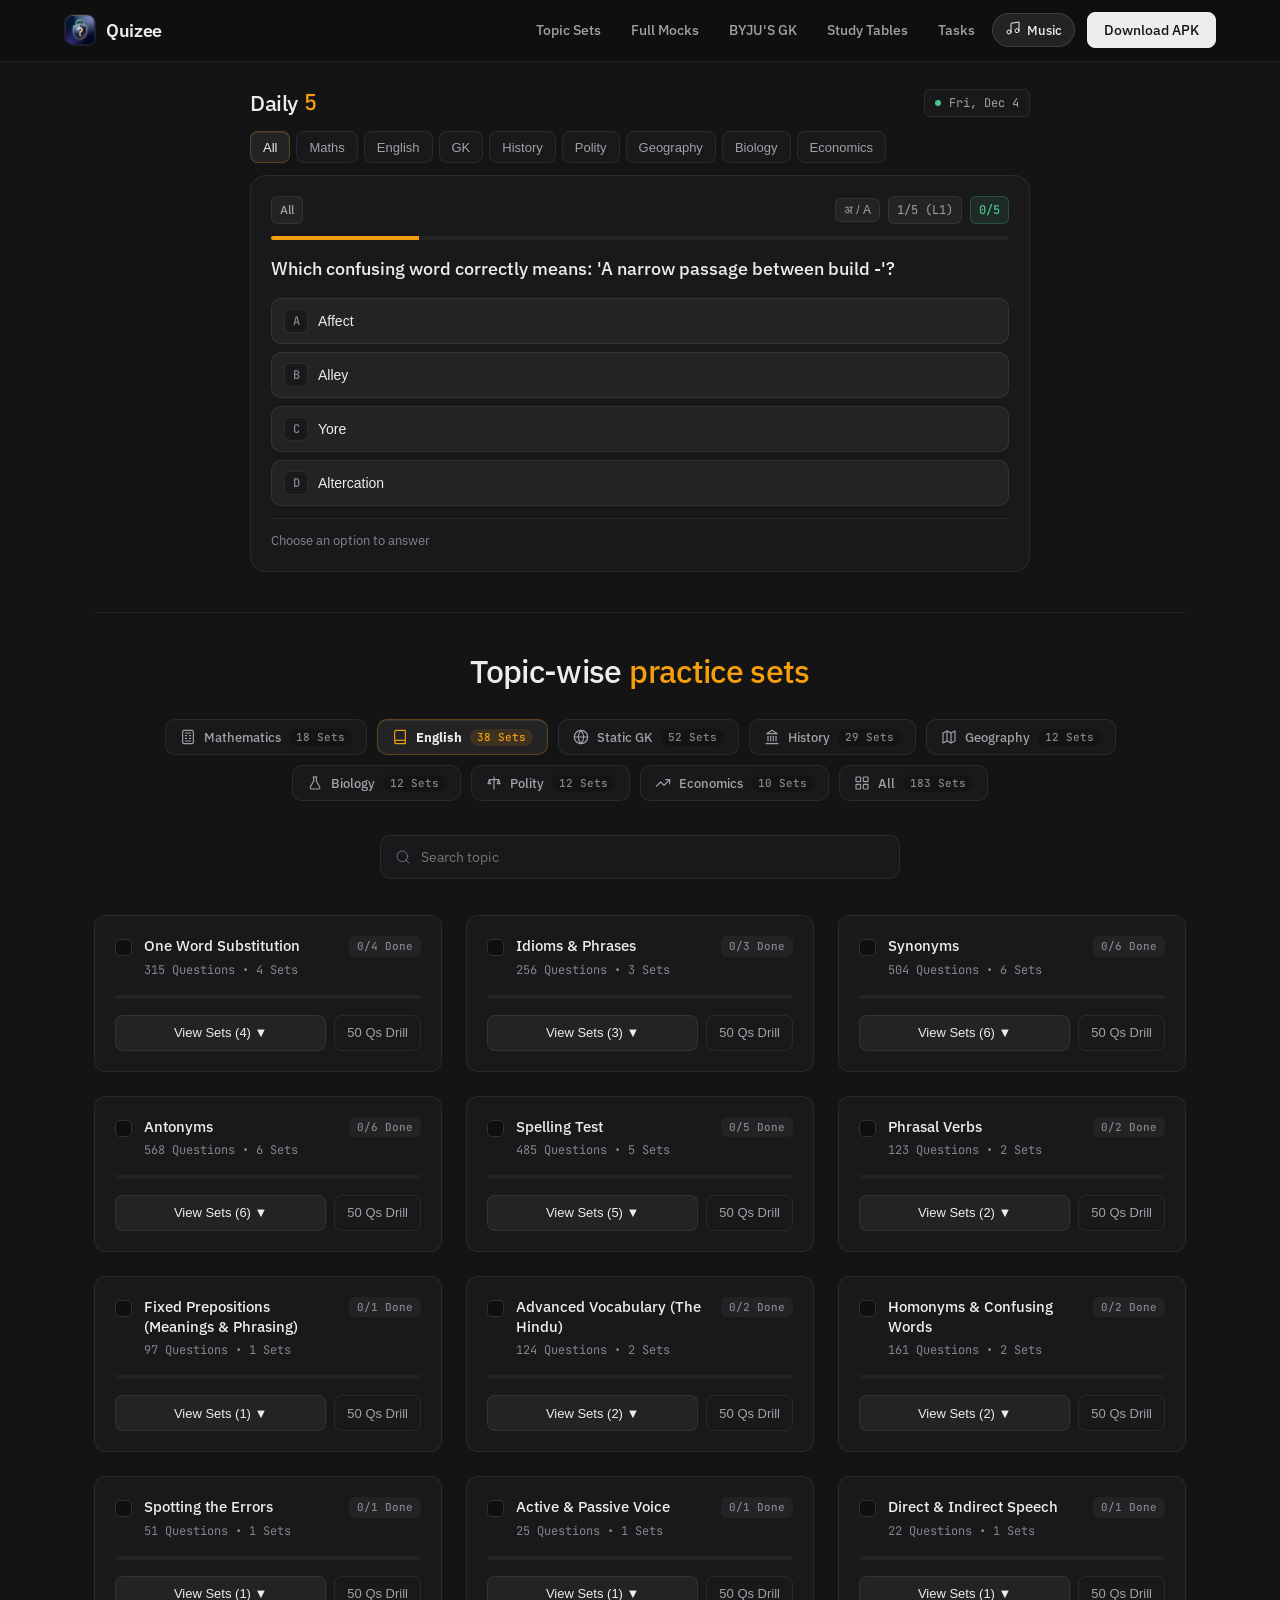
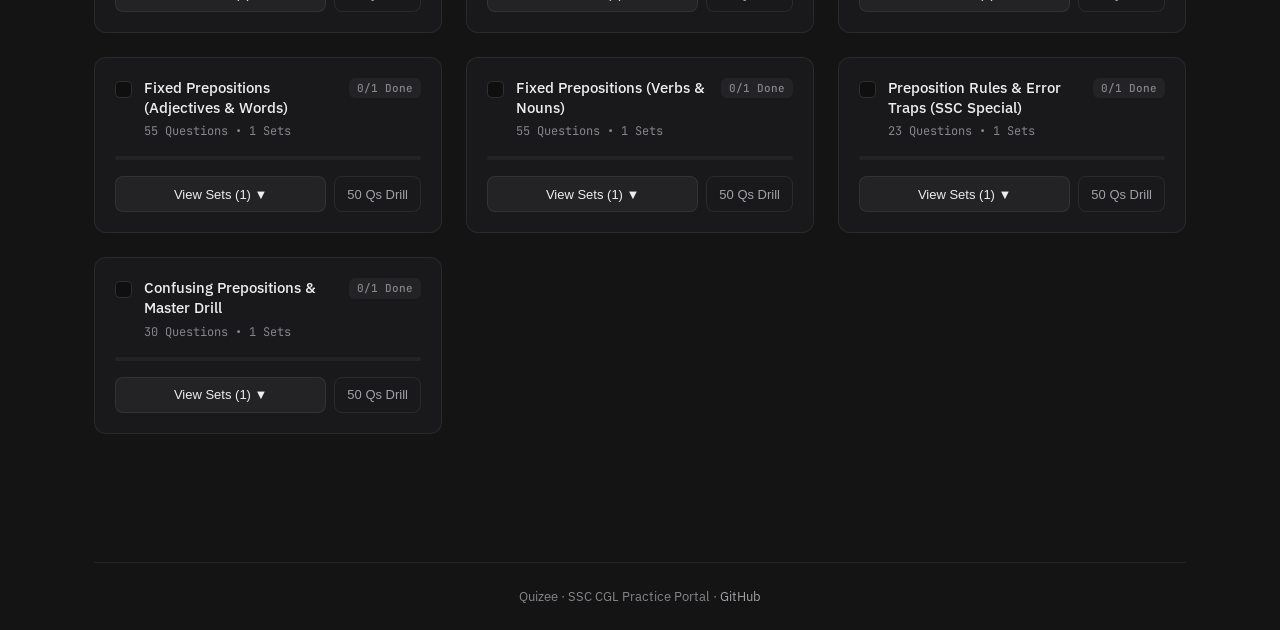
<file: index.html>
<!DOCTYPE html>
<html lang="en">
<head>
    <meta charset="UTF-8">
    <meta name="viewport" content="width=device-width, initial-scale=1.0">
    <title>Quizee — Smart Quiz App Locker for Android | Download APK</title>
    <meta name="description" content="Quizee: Lock distracting apps behind quick 5-question quizzes. Practice 8000+ High-Yield SSC CGL Maths (Formulas & Tricks), Static GK, English, History, Polity, Geography, Biology & Economics MCQs while reducing screen time. Free and offline.">
    <link rel="icon" type="image/png" href="assets/favicon.png">
    
    <!-- PWA & 100% Offline Support -->
    <link rel="manifest" href="manifest.json">
    <meta name="theme-color" content="#141415">
    <meta name="color-scheme" content="dark">
    <meta name="mobile-web-app-capable" content="yes">
    <meta name="apple-mobile-web-app-capable" content="yes">
    <meta name="apple-mobile-web-app-status-bar-style" content="black-translucent">
    <meta name="apple-mobile-web-app-title" content="Quizee">

    <!-- Google Fonts -->
    <link rel="preconnect" href="https://fonts.googleapis.com">
    <link rel="preconnect" href="https://fonts.gstatic.com" crossorigin>
    <link href="https://fonts.googleapis.com/css2?family=IBM+Plex+Sans:wght@400;500;600&family=JetBrains+Mono:wght@400;500;600&display=swap" rel="stylesheet">

    <style>
        :root {
            --bg-deep: #0f0f10;
            --bg-dark: #141415;
            --card-bg: #19191b;
            --bg-raised: #232325;
            --card-border: rgba(237, 237, 237, 0.08);
            --card-border-strong: rgba(237, 237, 237, 0.14);
            --text-main: #ededed;
            --text-secondary: #a1a1a6;
            --text-muted: #85858b;
            --accent: #f59e0b;
            --accent-hover: #fbbf24;
            --accent-tint: rgba(245, 158, 11, 0.12);
            --accent-border: rgba(245, 158, 11, 0.28);
            --accent-ink: #141415;
            --primary: #f59e0b;
            --primary-glow: #fbbf24;
            --secondary: #d97706;
            --correct-green: #4cc38a;
            --wrong-red: #e5484d;
            --amber: #f59e0b;
            --ease-out: cubic-bezier(0.22, 1, 0.36, 1);
            --font-sans: 'IBM Plex Sans', -apple-system, BlinkMacSystemFont, sans-serif;
            --font-mono: 'JetBrains Mono', ui-monospace, monospace;
        }

        *, *::before, *::after {
            margin: 0;
            padding: 0;
            box-sizing: border-box;
        }

        html, body {
            width: 100%;
            max-width: 100%;
            overflow-x: hidden;
            overflow-x: clip;
            background-color: var(--bg-dark);
            color: var(--text-main);
            font-family: var(--font-sans);
            font-weight: 400;
            line-height: 1.5;
            -webkit-font-smoothing: antialiased;
        }

        .container {
            width: 100%;
            max-width: 1140px;
            margin: 0 auto;
            padding: 0 24px;
            position: relative;
            z-index: 1;
        }

        @media (max-width: 480px) {
            .container {
                padding: 0 16px;
            }
        }

        html {
            scroll-behavior: smooth;
            scroll-padding-top: 76px;
        }

        .site-header {
            position: sticky;
            top: 0;
            left: 0;
            width: 100%;
            z-index: 1000;
            background: var(--bg-deep);
            border-bottom: 1px solid var(--card-border);
            transition: border-color 160ms var(--ease-out), background-color 160ms var(--ease-out);
        }

        .site-header.scrolled {
            border-bottom-color: var(--card-border-strong);
        }

        .nav-container {
            width: 100%;
            max-width: 1140px;
            margin: 0 auto;
            padding: 0 24px;
        }

        @media (max-width: 480px) {
            .nav-container {
                padding: 0 16px;
            }
        }

        nav.navbar {
            display: flex;
            align-items: center;
            justify-content: space-between;
            height: 60px;
            gap: 16px;
        }

        .logo-wrap {
            display: flex;
            align-items: center;
            gap: 10px;
            text-decoration: none;
            color: var(--text-main);
            flex-shrink: 0;
            user-select: none;
        }

        .logo-wrap img {
            width: 32px;
            height: 32px;
            border-radius: 8px;
            border: 1px solid var(--card-border);
            display: block;
        }

        .logo-text {
            font-size: 18px;
            font-weight: 600;
            letter-spacing: -0.02em;
            color: var(--text-main);
        }

        .version-badge {
            font-family: var(--font-mono);
            font-size: 11px;
            font-weight: 500;
            color: var(--text-muted);
            background: var(--bg-raised);
            border: 1px solid var(--card-border);
            padding: 2px 8px;
            border-radius: 6px;
        }

        /* Desktop Nav Actions */
        .nav-links-desktop {
            display: flex;
            align-items: center;
            gap: 4px;
        }

        .nav-btn {
            display: inline-flex;
            align-items: center;
            gap: 6px;
            background: transparent;
            border: 1px solid transparent;
            color: var(--text-secondary);
            padding: 6px 12px;
            height: 36px;
            border-radius: 8px;
            font-size: 14px;
            font-weight: 500;
            text-decoration: none;
            transition: background-color 140ms var(--ease-out), color 140ms var(--ease-out), border-color 140ms var(--ease-out);
            white-space: nowrap;
        }

        .nav-btn:hover {
            background: var(--bg-raised);
            color: var(--text-main);
        }

        .nav-btn.active {
            background: var(--bg-raised);
            border-color: var(--card-border);
            color: var(--text-main);
        }

        .nav-btn:focus-visible,
        .btn-download:focus-visible,
        .daily-option-btn:focus-visible,
        .daily-subject-chip:focus-visible,
        .daily-subtopic-chip:focus-visible {
            outline: 2px solid var(--accent);
            outline-offset: 2px;
        }

        .nav-btn-mocks {
            color: var(--text-secondary);
        }

        .nav-btn-mocks:hover {
            background: var(--bg-raised);
            color: var(--text-main);
        }

        .pulse-indicator {
            width: 6px;
            height: 6px;
            border-radius: 50%;
            background: var(--correct-green);
            display: inline-block;
        }

        .nav-btn-primary {
            background: var(--text-main);
            border-color: var(--text-main);
            color: var(--bg-dark);
            font-weight: 500;
            margin-left: 8px;
            padding: 6px 16px;
        }

        .nav-btn-primary:hover {
            background: #ffffff;
            border-color: #ffffff;
            color: var(--bg-dark);
        }

        /* Mobile Nav Actions (Direct APK + Hamburger) */
        .nav-mobile-actions {
            display: none;
            align-items: center;
            gap: 10px;
        }

        .nav-btn-mobile-download {
            display: inline-flex;
            align-items: center;
            gap: 6px;
            background: var(--text-main);
            color: var(--bg-dark);
            padding: 6px 12px;
            height: 32px;
            border-radius: 8px;
            font-size: 12px;
            font-weight: 500;
            text-decoration: none;
            white-space: nowrap;
        }

        .hamburger-btn {
            width: 36px;
            height: 36px;
            background: var(--bg-raised);
            border: 1px solid var(--card-border);
            border-radius: 8px;
            display: flex;
            flex-direction: column;
            align-items: center;
            justify-content: center;
            gap: 4px;
            cursor: pointer;
            padding: 0;
            transition: background-color 140ms var(--ease-out), border-color 140ms var(--ease-out);
        }

        .hamburger-btn:hover, .hamburger-btn:focus-visible {
            background: #2c2c2f;
            border-color: var(--card-border-strong);
            outline: none;
        }

        .hamburger-btn .bar {
            width: 16px;
            height: 1.5px;
            background-color: var(--text-main);
            border-radius: 2px;
            transition: transform 180ms var(--ease-out), opacity 180ms var(--ease-out);
        }

        /* Hamburger Active (Morphs to X) */
        .hamburger-btn.active {
            background: var(--bg-raised);
            border-color: var(--accent-border);
        }

        .hamburger-btn.active .bar-1 {
            transform: translateY(5.5px) rotate(45deg);
        }

        .hamburger-btn.active .bar-2 {
            opacity: 0;
            transform: translateX(-4px);
        }

        .hamburger-btn.active .bar-3 {
            transform: translateY(-5.5px) rotate(-45deg);
        }

        /* Mobile Drawer Dropdown */
        .mobile-menu-drawer {
            max-height: 0;
            overflow: hidden;
            background: var(--bg-deep);
            border-bottom: 1px solid transparent;
            transition: max-height 260ms var(--ease-out), border-color 260ms var(--ease-out);
        }

        .mobile-menu-drawer.open {
            max-height: 480px;
            border-bottom: 1px solid var(--card-border);
        }

        .mobile-menu-inner {
            padding: 12px 16px 16px;
            display: flex;
            flex-direction: column;
            gap: 4px;
            max-width: 1140px;
            margin: 0 auto;
        }

        .mobile-nav-item {
            display: flex;
            align-items: center;
            gap: 10px;
            padding: 8px 12px;
            height: 40px;
            background: transparent;
            border: 1px solid transparent;
            border-radius: 8px;
            text-decoration: none;
            color: var(--text-main);
            font-size: 14px;
            font-weight: 500;
            transition: background-color 140ms var(--ease-out), border-color 140ms var(--ease-out);
        }

        .mobile-nav-item:active, .mobile-nav-item:hover {
            background: var(--bg-raised);
            border-color: var(--card-border);
        }

        .mobile-item-highlight {
            background: rgba(99, 102, 241, 0.08);
            border-color: rgba(99, 102, 241, 0.25);
        }

        .mobile-item-icon {
            width: 20px;
            height: 20px;
            display: flex;
            align-items: center;
            justify-content: center;
            color: var(--text-muted);
            flex-shrink: 0;
        }

        .mobile-item-icon svg {
            width: 16px;
            height: 16px;
        }

        .mobile-item-content {
            flex: 1;
            min-width: 0;
        }

        .mobile-item-title {
            font-size: 13.5px;
            font-weight: 700;
            color: #f8fafc;
            display: flex;
            align-items: center;
            gap: 6px;
        }

        .badge-mini {
            font-size: 10px;
            font-weight: 700;
            color: #10b981;
            background: rgba(16, 185, 129, 0.15);
            border: 1px solid rgba(16, 185, 129, 0.3);
            padding: 1px 6px;
            border-radius: 8px;
        }

        .mobile-item-desc {
            font-size: 11px;
            color: #94a3b8;
            margin-top: 1px;
            white-space: nowrap;
            overflow: hidden;
            text-overflow: ellipsis;
        }

        .mobile-arrow {
            font-size: 14px;
            color: #64748b;
            flex-shrink: 0;
            transition: transform 0.2s;
        }

        .mobile-nav-item:hover .mobile-arrow {
            color: #818cf8;
            transform: translateX(2px);
        }

        .mobile-menu-cta-wrap {
            margin-top: 6px;
            padding-top: 6px;
        }

        .mobile-btn-download {
            display: flex;
            flex-direction: column;
            align-items: center;
            justify-content: center;
            background: var(--text-main);
            color: var(--bg-dark);
            padding: 12px 16px;
            border-radius: 8px;
            text-decoration: none;
            text-align: center;
            border: 1px solid var(--text-main);
            font-weight: 500;
            margin-top: 8px;
            transition: background-color 140ms var(--ease-out), transform 140ms var(--ease-out);
        }

        .mobile-btn-download:active {
            transform: scale(0.98);
        }

        .mobile-btn-download span:first-child {
            font-size: 13.5px;
            font-weight: 700;
        }

        .mobile-btn-sub {
            font-size: 10.5px;
            color: #c7d2fe;
            margin-top: 2px;
            font-weight: 500;
        }

        /* Responsive Breakpoints */
        @media (max-width: 860px) {
            .nav-links-desktop {
                display: none;
            }
            .nav-mobile-actions {
                display: flex;
            }
        }

        @media (max-width: 480px) {
            nav.navbar {
                height: 60px;
            }
            .logo-wrap img {
                width: 32px;
                height: 32px;
            }
            .logo-text {
                font-size: 18px;
            }
            .version-badge {
                display: none;
            }
            .nav-btn-mobile-download {
                padding: 5px 10px;
                font-size: 11px;
            }
            .hamburger-btn {
                width: 36px;
                height: 36px;
            }
        }

        /* Hero Section */
        .hero {
            display: grid;
            grid-template-columns: 1.15fr 0.85fr;
            align-items: center;
            gap: 40px;
            padding: 56px 0 48px;
        }

        @media (max-width: 900px) {
            .hero {
                grid-template-columns: 1fr;
                text-align: center;
                padding: 32px 0;
                gap: 32px;
            }
        }

        .badge {
            display: inline-flex;
            align-items: center;
            gap: 8px;
            background: rgba(99, 102, 241, 0.12);
            border: 1px solid rgba(99, 102, 241, 0.35);
            padding: 6px 14px;
            border-radius: 30px;
            font-size: 13px;
            font-weight: 600;
            color: #a5b4fc;
            margin-bottom: 16px;
        }

        .badge-dot {
            width: 8px;
            height: 8px;
            border-radius: 50%;
            background: #10b981;
            box-shadow: 0 0 8px #10b981;
        }

        h1 {
            font-size: clamp(30px, 5.5vw, 46px);
            font-weight: 800;
            line-height: 1.18;
            letter-spacing: -1px;
            margin-bottom: 16px;
            word-wrap: break-word;
        }

        h1 span {
            background: linear-gradient(135deg, #818cf8 0%, #c084fc 100%);
            -webkit-background-clip: text;
            -webkit-text-fill-color: transparent;
        }

        .hero-desc {
            font-size: clamp(15px, 2.5vw, 17px);
            color: var(--text-muted);
            margin-bottom: 26px;
            max-width: 520px;
        }

        @media (max-width: 900px) {
            .hero-desc {
                margin: 0 auto 24px;
            }
        }

        .hero-actions {
            display: flex;
            align-items: center;
            gap: 12px;
            flex-wrap: wrap;
        }

        @media (max-width: 900px) {
            .hero-actions {
                justify-content: center;
            }
        }

        @media (max-width: 540px) {
            .hero-actions {
                flex-direction: column;
                width: 100%;
            }
            .hero-actions .btn-download,
            .hero-actions .btn-secondary {
                width: 100%;
                justify-content: center;
            }
        }

        .btn-download {
            display: inline-flex;
            align-items: center;
            justify-content: center;
            gap: 8px;
            background: var(--text-main);
            color: var(--bg-dark);
            height: 44px;
            padding: 0 20px;
            border-radius: 8px;
            text-decoration: none;
            font-size: 14px;
            font-weight: 500;
            transition: background-color 140ms var(--ease-out), transform 140ms var(--ease-out);
        }

        .btn-download:hover {
            background: #ffffff;
        }

        .btn-download:active {
            transform: scale(0.98);
        }

        .btn-download svg {
            width: 20px;
            height: 20px;
            fill: currentColor;
            flex-shrink: 0;
        }

        .btn-secondary {
            display: inline-flex;
            align-items: center;
            justify-content: center;
            gap: 8px;
            background: rgba(255, 255, 255, 0.05);
            color: #e2e8f0;
            padding: 14px 22px;
            border-radius: 12px;
            text-decoration: none;
            font-size: 14px;
            font-weight: 600;
            border: 1px solid var(--card-border);
            transition: all 0.25s ease;
        }

        .btn-secondary:hover {
            background: rgba(255, 255, 255, 0.09);
            border-color: rgba(255, 255, 255, 0.2);
        }

        .apk-meta {
            margin-top: 18px;
            font-size: 12px;
            color: var(--text-muted);
            display: flex;
            align-items: center;
            gap: 14px;
            flex-wrap: wrap;
        }

        .apk-meta span {
            display: inline-flex;
            align-items: center;
            gap: 6px;
        }

        .apk-meta svg {
            width: 14px;
            height: 14px;
            color: #818cf8;
            flex-shrink: 0;
        }

        @media (max-width: 900px) {
            .apk-meta {
                justify-content: center;
            }
        }

        /* Interactive Phone Mockup */
        .mockup-wrap {
            width: 100%;
            display: flex;
            justify-content: center;
        }

        .phone-mockup {
            width: 100%;
            max-width: 320px;
            background: #090d16;
            border: 7px solid #1e293b;
            border-radius: 36px;
            padding: 14px 12px 18px;
            box-shadow: 0 25px 50px -15px rgba(0, 0, 0, 0.8), 0 0 35px rgba(99, 102, 241, 0.2);
            position: relative;
            min-height: 470px;
            display: flex;
            flex-direction: column;
            justify-content: center;
            background-image: radial-gradient(circle at 50% 10%, #172033 0%, #090d16 80%);
        }

        .phone-notch {
            width: 80px;
            height: 12px;
            background: #1e293b;
            border-radius: 10px;
            margin: 0 auto 12px;
        }

        .floating-dialog {
            background: var(--card-bg);
            border: 1px solid var(--card-border);
            border-radius: 18px;
            padding: 14px;
            box-shadow: 0 10px 25px rgba(0, 0, 0, 0.6);
        }

        .phone-header {
            display: flex;
            align-items: center;
            gap: 10px;
            margin-bottom: 10px;
            padding-bottom: 8px;
            border-bottom: 1px solid var(--card-border);
        }

        .phone-header img {
            width: 34px;
            height: 34px;
            border-radius: 8px;
            flex-shrink: 0;
        }

        .phone-header h4 {
            font-size: 13px;
            color: #f8fafc;
            margin-bottom: 1px;
            text-align: left;
            display: flex;
            align-items: center;
            gap: 5px;
        }

        .phone-header h4 svg {
            color: #f59e0b;
            flex-shrink: 0;
        }

        .phone-header p {
            font-size: 11px;
            color: #94a3b8;
            text-align: left;
        }

        .progress-box {
            display: flex;
            justify-content: space-between;
            align-items: center;
            font-size: 11px;
            font-weight: 700;
            color: #818cf8;
            margin-bottom: 6px;
        }

        .progress-bar-bg {
            width: 100%;
            height: 4px;
            background: #1e293b;
            border-radius: 4px;
            overflow: hidden;
            margin-bottom: 10px;
        }

        .progress-bar-fill {
            width: 20%;
            height: 100%;
            background: #818cf8;
            border-radius: 4px;
            transition: width 0.3s;
        }

        .mockup-card {
            background: #1c2638;
            border-radius: 10px;
            padding: 8px 10px;
            border: 1px solid #2b384e;
            margin-bottom: 8px;
        }

        .mockup-category {
            font-size: 10px;
            font-weight: 700;
            color: #818cf8;
            text-transform: uppercase;
        }

        .mockup-question {
            font-size: 12px;
            font-weight: 700;
            color: #f8fafc;
            margin-top: 2px;
            line-height: 1.35;
        }

        .mockup-options {
            display: flex;
            flex-direction: column;
            gap: 5px;
        }

        .mockup-option {
            background: #1a2436;
            border: 1.5px solid #2e3d56;
            border-radius: 8px;
            padding: 7px 9px;
            font-size: 11px;
            color: #e2e8f0;
            display: flex;
            align-items: center;
            cursor: pointer;
            transition: all 0.18s ease;
            user-select: none;
            word-break: break-word;
        }

        .mockup-option:hover {
            border-color: #818cf8;
        }

        .opt-badge {
            width: 17px;
            height: 17px;
            border-radius: 50%;
            background: #2b384e;
            display: inline-flex;
            align-items: center;
            justify-content: center;
            font-size: 9px;
            font-weight: 700;
            margin-right: 7px;
            color: #fff;
            flex-shrink: 0;
        }

        .mockup-option.correct {
            background: #064e3b !important;
            border-color: #10b981 !important;
            color: #fff !important;
        }

        .mockup-option.wrong {
            background: #7f1d1d !important;
            border-color: #ef4444 !important;
            color: #fff !important;
        }

        .demo-tip {
            font-size: 10px;
            color: #a5b4fc;
            text-align: center;
            margin-top: 8px;
            display: flex;
            align-items: center;
            justify-content: center;
            gap: 5px;
        }

        .demo-tip svg {
            width: 12px;
            height: 12px;
            flex-shrink: 0;
        }

        /* Stats Grid */
        .stats-grid {
            display: grid;
            grid-template-columns: repeat(4, 1fr);
            gap: 16px;
            margin: 32px 0 64px;
        }

        @media (max-width: 768px) {
            .stats-grid {
                grid-template-columns: repeat(2, 1fr);
                gap: 12px;
                margin: 24px 0 48px;
            }
        }

        .stat-card {
            background: var(--card-bg);
            border: 1px solid var(--card-border);
            border-radius: 12px;
            padding: 20px 16px;
            text-align: left;
        }

        .stat-number {
            font-family: var(--font-mono);
            font-variant-numeric: tabular-nums;
            font-size: clamp(24px, 3.5vw, 28px);
            font-weight: 500;
            color: var(--text-main);
            line-height: 1.1;
            margin-bottom: 6px;
        }

        .stat-label {
            font-size: 13px;
            color: var(--text-muted);
            font-weight: 400;
        }

        /* Section Headings */
        .section-title {
            text-align: center;
            font-size: clamp(24px, 4vw, 32px);
            font-weight: 500;
            letter-spacing: -0.02em;
            line-height: 1.15;
            margin-bottom: 8px;
            color: var(--text-main);
        }

        .section-desc {
            text-align: center;
            color: var(--text-secondary);
            font-size: 15px;
            max-width: 520px;
            margin: 0 auto 32px;
        }

        /* Features Section */
        .features-grid {
            display: grid;
            grid-template-columns: repeat(3, 1fr);
            gap: 16px;
            margin-bottom: 64px;
        }

        @media (max-width: 860px) {
            .features-grid {
                grid-template-columns: repeat(2, 1fr);
            }
        }

        @media (max-width: 560px) {
            .features-grid {
                grid-template-columns: 1fr;
            }
        }

        .feature-card {
            background: var(--card-bg);
            border: 1px solid var(--card-border);
            border-radius: 12px;
            padding: 20px;
            transition: border-color 160ms var(--ease-out), background-color 160ms var(--ease-out);
        }

        .feature-card:hover {
            border-color: var(--card-border-strong);
            background: #1d1d20;
        }

        .feature-card--highlight {
            border-color: var(--accent-border);
        }

        .feature-icon-wrap {
            width: 36px;
            height: 36px;
            border-radius: 8px;
            background: var(--bg-raised);
            border: 1px solid var(--card-border);
            display: inline-flex;
            align-items: center;
            justify-content: center;
            color: var(--text-secondary);
            margin-bottom: 16px;
        }

        .feature-icon-wrap svg {
            width: 18px;
            height: 18px;
            stroke-width: 1.5;
        }

        .feature-card h3 {
            font-size: 15px;
            font-weight: 500;
            margin-bottom: 8px;
            color: var(--text-main);
        }

        .feature-card p {
            font-size: 13.5px;
            color: var(--text-secondary);
            line-height: 1.5;
        }

        /* Steps Section */
        .steps-box {
            background: var(--card-bg);
            border: 1px solid var(--card-border);
            border-radius: 16px;
            padding: 32px 24px;
            margin-bottom: 64px;
        }

        @media (max-width: 560px) {
            .steps-box {
                padding: 24px 16px;
            }
        }

        .steps-grid {
            display: grid;
            grid-template-columns: repeat(4, 1fr);
            gap: 20px;
            margin-top: 24px;
        }

        @media (max-width: 860px) {
            .steps-grid {
                grid-template-columns: repeat(2, 1fr);
                gap: 16px;
            }
        }

        @media (max-width: 540px) {
            .steps-grid {
                grid-template-columns: 1fr;
                gap: 16px;
            }
        }

        .step-item {
            position: relative;
        }

        .step-num {
            width: 28px;
            height: 28px;
            border-radius: 6px;
            background: var(--bg-raised);
            border: 1px solid var(--card-border);
            color: var(--accent);
            font-family: var(--font-mono);
            font-variant-numeric: tabular-nums;
            display: flex;
            align-items: center;
            justify-content: center;
            font-weight: 500;
            font-size: 13px;
            margin-bottom: 12px;
        }

        .step-item h4 {
            font-size: 15px;
            font-weight: 500;
            color: var(--text-main);
            margin-bottom: 4px;
        }

        .step-item p {
            font-size: 13px;
            color: var(--text-secondary);
            line-height: 1.5;
        }

        /* Restricted Settings Alert Box */
        .restricted-alert-box {
            background: rgba(245, 158, 11, 0.06);
            border: 1px solid var(--accent-border);
            border-radius: 12px;
            padding: 16px;
            margin-top: 24px;
            display: flex;
            gap: 12px;
            align-items: flex-start;
        }

        @media (max-width: 560px) {
            .restricted-alert-box {
                flex-direction: column;
                gap: 8px;
            }
        }

        .alert-icon {
            flex-shrink: 0;
            margin-top: 2px;
        }

        .alert-icon svg {
            width: 18px;
            height: 18px;
            stroke-width: 1.5;
            color: var(--accent);
        }

        .alert-content h4 {
            font-size: 14px;
            color: var(--text-main);
            font-weight: 500;
            margin-bottom: 4px;
        }

        .alert-content p {
            font-size: 13px;
            color: var(--text-secondary);
            line-height: 1.5;
        }

        /* Download Section */
        .download-cta-box {
            background: var(--card-bg);
            border: 1px solid var(--card-border);
            border-radius: 16px;
            padding: 40px 24px;
            text-align: center;
            margin-bottom: 64px;
        }

        .download-cta-box h2 {
            font-size: clamp(24px, 4vw, 30px);
            font-weight: 500;
            letter-spacing: -0.02em;
            margin-bottom: 8px;
            color: var(--text-main);
        }

        .download-cta-box p {
            font-size: 15px;
            color: var(--text-secondary);
            max-width: 480px;
            margin: 0 auto 24px;
        }

        .download-release-link {
            color: var(--text-secondary);
            text-decoration: none;
            font-size: 13px;
            font-weight: 500;
            display: inline-flex;
            align-items: center;
            gap: 6px;
            transition: color 140ms var(--ease-out);
        }

        .download-release-link:hover {
            color: var(--text-main);
        }

        @media (max-width: 540px) {
            .download-cta-box .btn-download {
                width: 100%;
                padding: 0 20px;
            }
        }

        footer {
            border-top: 1px solid var(--card-border);
            padding: 24px 0;
            text-align: center;
            font-size: 13px;
            color: var(--text-muted);
        }

        footer a {
            color: var(--text-secondary);
            text-decoration: none;
        }
        footer a:hover {
            color: var(--text-main);
            text-decoration: underline;
        }
/* ========================================================= */
/* QUIZEE APP SIMULATOR STYLES                               */
/* ========================================================= */

.nav-btn-test {
    background: linear-gradient(135deg, rgba(99, 102, 241, 0.28) 0%, rgba(129, 140, 248, 0.28) 100%);
    border: 1.5px solid rgba(129, 140, 248, 0.6);
    color: #c7d2fe;
    display: inline-flex;
    align-items: center;
    gap: 6px;
    cursor: pointer;
    font-weight: 700;
    box-shadow: 0 0 12px rgba(99, 102, 241, 0.25);
}
.nav-btn-test:hover {
    background: rgba(99, 102, 241, 0.5);
    color: #fff;
    border-color: #818cf8;
    box-shadow: 0 0 18px rgba(99, 102, 241, 0.5);
    transform: translateY(-1px);
}

.btn-test-app {
    display: inline-flex;
    align-items: center;
    justify-content: center;
    gap: 8px;
    background: linear-gradient(135deg, #10b981 0%, #059669 100%);
    color: #ffffff;
    padding: 14px 24px;
    border-radius: 12px;
    border: none;
    font-size: 15px;
    font-weight: 700;
    cursor: pointer;
    box-shadow: 0 8px 20px -4px rgba(16, 185, 129, 0.45);
    transition: all 0.25s ease;
    font-family: inherit;
    text-decoration: none;
}
.btn-test-app:hover {
    transform: translateY(-2px);
    box-shadow: 0 12px 25px -4px rgba(16, 185, 129, 0.6);
    background: linear-gradient(135deg, #059669 0%, #047857 100%);
}

.floating-sim-btn {
    position: fixed;
    bottom: 24px;
    right: 24px;
    z-index: 999;
    background: linear-gradient(135deg, #6366f1, #4f46e5);
    color: #fff;
    border: 1.5px solid rgba(255, 255, 255, 0.25);
    border-radius: 30px;
    padding: 11px 20px;
    font-size: 13px;
    font-weight: 700;
    display: flex;
    align-items: center;
    gap: 8px;
    cursor: pointer;
    box-shadow: 0 12px 30px rgba(99, 102, 241, 0.55);
    transition: all 0.25s ease;
    font-family: inherit;
}
.floating-sim-btn:hover {
    transform: translateY(-3px) scale(1.03);
    box-shadow: 0 16px 36px rgba(99, 102, 241, 0.7);
}
.sim-pulse-dot {
    width: 9px;
    height: 9px;
    background: #10b981;
    border-radius: 50%;
    box-shadow: 0 0 10px #10b981;
    animation: simPulse 1.8s infinite;
}
@keyframes simPulse {
    0%, 100% { opacity: 1; transform: scale(1); }
    50% { opacity: 0.4; transform: scale(1.3); }
}

/* Mockup Mode Header */
.mockup-mode-tabs {
    display: flex;
    background: #151d2c;
    border: 1px solid #2b384e;
    border-radius: 12px;
    padding: 3px;
    margin-bottom: 10px;
    gap: 4px;
}
.mockup-tab-btn {
    flex: 1;
    background: transparent;
    border: none;
    color: #94a3b8;
    font-size: 11px;
    font-weight: 700;
    padding: 6px 10px;
    border-radius: 8px;
    cursor: pointer;
    transition: all 0.2s;
    font-family: inherit;
    display: inline-flex;
    align-items: center;
    justify-content: center;
    gap: 5px;
}
.mockup-tab-btn.active, .mockup-tab-btn:hover {
    background: #6366f1;
    color: #ffffff;
}

/* Modal Overlay */
.app-sim-modal-overlay {
    position: fixed;
    inset: 0;
    background: rgba(6, 10, 18, 0.88);
    backdrop-filter: blur(14px);
    -webkit-backdrop-filter: blur(14px);
    z-index: 10000;
    display: none;
    align-items: center;
    justify-content: center;
    padding: 16px;
    overflow-y: auto;
}
.app-sim-modal-overlay.active {
    display: flex;
}
.app-sim-wrapper {
    display: flex;
    flex-direction: column;
    align-items: center;
    gap: 12px;
    max-width: 100%;
    animation: simModalIn 0.28s cubic-bezier(0.16, 1, 0.3, 1);
}
@keyframes simModalIn {
    from { opacity: 0; transform: scale(0.95) translateY(12px); }
    to { opacity: 1; transform: scale(1) translateY(0); }
}

/* Top Simulator Control Bar */
.sim-top-bar {
    background: #151d2c;
    border: 1px solid #2b384e;
    border-radius: 16px;
    padding: 8px 16px;
    display: flex;
    align-items: center;
    gap: 10px;
    justify-content: space-between;
    width: 100%;
    max-width: 440px;
    box-shadow: 0 8px 24px rgba(0, 0, 0, 0.4);
    flex-wrap: wrap;
}
.sim-title-group {
    display: flex;
    align-items: center;
    gap: 8px;
    font-size: 13px;
    font-weight: 700;
    color: #f8fafc;
}
.sim-badge-live {
    background: rgba(16, 185, 129, 0.15);
    color: #10b981;
    font-size: 10px;
    font-weight: 800;
    padding: 2px 7px;
    border-radius: 6px;
    border: 1px solid rgba(16, 185, 129, 0.35);
    text-transform: uppercase;
}
.sim-quick-nav {
    display: flex;
    align-items: center;
    gap: 4px;
}
.sim-quick-btn {
    background: #1c2638;
    border: 1px solid #2b384e;
    color: #94a3b8;
    padding: 4px 8px;
    border-radius: 6px;
    font-size: 10.5px;
    font-weight: 600;
    cursor: pointer;
    transition: all 0.2s;
    font-family: inherit;
}
.sim-quick-btn:hover, .sim-quick-btn.active {
    background: #6366f1;
    color: #fff;
    border-color: #818cf8;
}
.sim-top-actions {
    display: flex;
    align-items: center;
    gap: 6px;
}
.sim-btn-icon {
    background: #1c2638;
    border: 1px solid #2b384e;
    color: #cbd5e1;
    width: 30px;
    height: 30px;
    border-radius: 8px;
    display: inline-flex;
    align-items: center;
    justify-content: center;
    cursor: pointer;
    transition: all 0.2s;
    font-size: 13px;
    font-family: inherit;
}
.sim-btn-icon:hover {
    background: #233047;
    color: #fff;
    border-color: #818cf8;
}

/* Simulator Phone Container */
.sim-phone {
    width: 375px;
    max-width: 100%;
    box-sizing: border-box;
    height: 750px;
    max-height: 84vh;
    background: #0b0f19;
    border: 8px solid #1e293b;
    border-radius: 44px;
    position: relative;
    display: flex;
    flex-direction: column;
    box-shadow: 0 25px 60px rgba(0, 0, 0, 0.9), 0 0 40px rgba(99, 102, 241, 0.25);
    overflow: hidden;
    user-select: none;
}

/* Status Bar */
.sim-status-bar {
    height: 28px;
    display: flex;
    align-items: center;
    justify-content: space-between;
    padding: 0 20px;
    font-size: 11px;
    font-weight: 700;
    color: #cbd5e1;
    z-index: 40;
    background: #0b0f19;
    flex-shrink: 0;
    position: relative;
}
.sim-camera-cutout {
    width: 12px;
    height: 12px;
    border-radius: 50%;
    background: #000;
    border: 2px solid #1e293b;
    position: absolute;
    top: 7px;
    left: 50%;
    transform: translateX(-50%);
}
.sim-status-icons {
    display: flex;
    align-items: center;
    gap: 6px;
}

/* App Header */
.sim-app-toolbar {
    height: 52px;
    display: flex;
    align-items: center;
    justify-content: space-between;
    padding: 0 16px;
    border-bottom: 1px solid #1f2b3e;
    background: #0b0f19;
    flex-shrink: 0;
    z-index: 30;
}
.sim-brand {
    display: flex;
    align-items: center;
    gap: 8px;
}
.sim-brand-title {
    font-size: 18px;
    font-weight: 800;
    color: #f8fafc;
    letter-spacing: -0.3px;
}
.sim-brand-badge {
    background: #1c2638;
    border: 1px solid #2b384e;
    color: #818cf8;
    font-size: 10px;
    font-weight: 700;
    padding: 2px 7px;
    border-radius: 6px;
}
.sim-toolbar-actions {
    display: flex;
    align-items: center;
    gap: 6px;
}
.sim-btn-manage {
    background: none;
    border: none;
    color: #818cf8;
    font-size: 11px;
    font-weight: 700;
    display: flex;
    align-items: center;
    gap: 4px;
    cursor: pointer;
    padding: 5px 8px;
    border-radius: 8px;
    font-family: inherit;
    transition: background 0.15s;
}
.sim-btn-manage:hover {
    background: rgba(99, 102, 241, 0.15);
}
.sim-btn-test-lock {
    background: #6366f1;
    color: #fff;
    border: none;
    font-size: 11px;
    font-weight: 700;
    padding: 6px 12px;
    border-radius: 16px;
    cursor: pointer;
    font-family: inherit;
    transition: background 0.2s;
    box-shadow: 0 2px 8px rgba(99, 102, 241, 0.4);
}
.sim-btn-test-lock:hover {
    background: #4f46e5;
}

/* App Content Area */
.sim-pages-container {
    flex: 1;
    overflow-y: auto;
    overflow-x: hidden;
    position: relative;
    background: #0b0f19;
    scrollbar-width: thin;
    scrollbar-color: #2b384e #0b0f19;
}
.sim-pages-container::-webkit-scrollbar {
    width: 3px;
}
.sim-pages-container::-webkit-scrollbar-thumb {
    background: #2b384e;
    border-radius: 3px;
}

.sim-page {
    display: none;
    padding: 14px 14px 20px;
    animation: fadeInPage 0.2s ease;
}
.sim-page.active {
    display: block;
}
@keyframes fadeInPage {
    from { opacity: 0; transform: translateY(4px); }
    to { opacity: 1; transform: translateY(0); }
}


/* Full Mobile & Tablet Responsiveness for App Simulator */
.sim-app-item {
    background: #141c2c;
    border: 1px solid rgba(255, 255, 255, 0.08);
    border-radius: 12px;
    padding: 11px 14px;
    display: flex;
    align-items: center;
    gap: 12px;
    transition: all 0.2s ease;
    width: 100%;
    box-sizing: border-box;
}
.sim-app-item:hover {
    border-color: #6366f1;
    background: #18233a;
    transform: translateY(-1px);
}
.sim-page, .sim-pages-container, .sim-card, .sim-topic-card {
    box-sizing: border-box;
}

@media (max-width: 520px) {
    .app-sim-modal-overlay {
        padding: 0 !important;
        align-items: stretch !important;
        justify-content: stretch !important;
    }
    .app-sim-wrapper {
        width: 100% !important;
        height: 100% !important;
        max-width: 100% !important;
        gap: 0 !important;
        border-radius: 0 !important;
    }
    .sim-top-bar {
        border-radius: 0 !important;
        max-width: 100% !important;
        border-left: none !important;
        border-right: none !important;
        border-top: none !important;
        padding: 8px 12px !important;
    }
    .sim-phone {
        width: 100% !important;
        max-width: 100% !important;
        height: calc(100vh - 54px) !important;
        max-height: none !important;
        border: none !important;
        border-radius: 0 !important;
        box-shadow: none !important;
        flex: 1;
    }
    .sim-phone-header {
        border-radius: 0 !important;
    }
    .sim-page {
        padding: 14px 14px 80px !important;
        box-sizing: border-box !important;
    }
    .sim-bottom-nav {
        border-radius: 0 !important;
    }
}

/* Custom Practice Hub (Spacious, refined, and clean) */
.sim-topic-card {
    background: #141d2e;
    border: 1px solid rgba(255, 255, 255, 0.08);
    border-radius: 14px;
    padding: 14px 16px;
    margin-bottom: 14px;
    transition: all 0.2s ease;
}
.sim-topic-card.selected {
    border-color: #6366f1;
    background: #18233a;
    box-shadow: 0 4px 20px rgba(99, 102, 241, 0.15);
}
.sim-topic-header {
    display: flex;
    align-items: center;
    gap: 12px;
}
.sim-topic-cb {
    width: 17px;
    height: 17px;
    accent-color: #6366f1;
    cursor: pointer;
    flex-shrink: 0;
    margin: 0;
}
.sim-topic-info {
    flex: 1;
    min-width: 0;
}
.sim-topic-title {
    font-size: 13px;
    font-weight: 600;
    color: #f8fafc;
    line-height: 1.3;
}
.sim-topic-meta {
    font-size: 10.5px;
    color: #94a3b8;
    margin-top: 3px;
}
.sim-topic-progress-bar {
    height: 3.5px;
    background: rgba(255, 255, 255, 0.06);
    border-radius: 2px;
    overflow: hidden;
    margin-top: 10px;
}
.sim-topic-progress-fill {
    height: 100%;
    background: #10b981;
    border-radius: 2px;
    width: 0%;
}
.sim-topic-actions {
    display: flex;
    gap: 8px;
    margin-top: 12px;
}
.sim-topic-sets-container {
    margin-top: 12px;
    padding: 12px;
    background: rgba(15, 23, 42, 0.6);
    border: 1px solid rgba(255, 255, 255, 0.05);
    border-radius: 12px;
}
.sim-mini-set-card {
    background: rgba(30, 41, 59, 0.7);
    border: 1px solid rgba(255, 255, 255, 0.06);
    border-radius: 9px;
    padding: 8px 10px;
    margin-bottom: 7px;
}
.sim-mini-set-card:last-child {
    margin-bottom: 0;
}
.sim-mini-set-header {
    display: flex;
    align-items: center;
    justify-content: space-between;
    margin-bottom: 6px;
}
.sim-mini-set-title {
    font-size: 11.5px;
    font-weight: 600;
    color: #f1f5f9;
}
.sim-mini-set-actions {
    display: flex;
    gap: 6px;
}
.sim-multi-bar {
    position: absolute;
    bottom: 0;
    left: 0;
    right: 0;
    background: #151d2c;
    border-top: 2px solid #6366f1;
    padding: 12px 14px;
    box-shadow: 0 -8px 24px rgba(0,0,0,0.6);
    z-index: 100;
    animation: slideUpBar 0.2s ease;
}
@keyframes slideUpBar {
    from { transform: translateY(100%); }
    to { transform: translateY(0); }
}

/* Cards inside App */
.sim-card {
    background: #151d2c;
    border: 1px solid #2b384e;
    border-radius: 16px;
    padding: 14px;
    margin-bottom: 12px;
    box-shadow: 0 4px 12px rgba(0, 0, 0, 0.2);
}
.sim-card-highlight {
    border-color: #6366f1;
    box-shadow: 0 0 14px rgba(99, 102, 241, 0.2);
}

.sim-card-header {
    display: flex;
    align-items: center;
    justify-content: space-between;
    margin-bottom: 8px;
}
.sim-card-title {
    font-size: 14.5px;
    font-weight: 700;
    color: #f8fafc;
}
.sim-badge-amber {
    background: #1c2638;
    border: 1px solid #543a0c;
    color: #f59e0b;
    font-size: 11px;
    font-weight: 700;
    padding: 3px 8px;
    border-radius: 6px;
}
.sim-badge-green {
    background: #1c2638;
    border: 1px solid #064e3b;
    color: #10b981;
    font-size: 11px;
    font-weight: 700;
    padding: 3px 8px;
    border-radius: 6px;
}
.sim-badge-red {
    background: #1c2638;
    border: 1px solid #7f1d1d;
    color: #ef4444;
    font-size: 11px;
    font-weight: 700;
    padding: 3px 8px;
    border-radius: 6px;
}

/* Button & Chips Row */
.sim-btn-row {
    display: flex;
    gap: 8px;
    margin-top: 10px;
}
.sim-btn-secondary {
    background: #1c2638;
    border: 1px solid #2b384e;
    color: #f8fafc;
    padding: 8px 12px;
    border-radius: 10px;
    font-size: 11px;
    font-weight: 700;
    cursor: pointer;
    font-family: inherit;
    display: inline-flex;
    align-items: center;
    justify-content: center;
    gap: 5px;
    transition: all 0.2s;
    flex: 1;
}
.sim-btn-secondary:hover {
    background: #233047;
    border-color: #818cf8;
}
.sim-btn-primary {
    background: #6366f1;
    color: #fff;
    border: none;
    padding: 10px 14px;
    border-radius: 10px;
    font-size: 12px;
    font-weight: 800;
    cursor: pointer;
    font-family: inherit;
    display: inline-flex;
    align-items: center;
    justify-content: center;
    gap: 6px;
    width: 100%;
    transition: all 0.2s;
    box-shadow: 0 4px 12px rgba(99, 102, 241, 0.35);
}
.sim-btn-primary:hover {
    background: #4f46e5;
}

/* Quick Count Chips */
.sim-count-chips {
    display: flex;
    gap: 6px;
    margin: 10px 0;
}
.sim-count-chip {
    flex: 1;
    background: #1c2638;
    border: 1px solid #2b384e;
    color: #cbd5e1;
    padding: 6px 0;
    border-radius: 8px;
    font-size: 11px;
    font-weight: 700;
    cursor: pointer;
    text-align: center;
    font-family: inherit;
    transition: all 0.2s;
}
.sim-count-chip.active {
    background: #6366f1;
    color: #fff;
    border-color: #818cf8;
}

/* Practice Set Cards */
.sim-set-card {
    background: #151d2c;
    border: 1px solid #2b384e;
    border-radius: 14px;
    padding: 12px;
    margin-bottom: 10px;
    transition: all 0.2s ease;
}
.sim-set-card:hover {
    border-color: #818cf8;
}
.sim-set-card-header {
    display: flex;
    align-items: center;
    justify-content: space-between;
    margin-bottom: 6px;
}
.sim-set-title {
    font-size: 13px;
    font-weight: 700;
    color: #f8fafc;
}
.sim-set-actions {
    display: flex;
    gap: 8px;
    margin-top: 10px;
}

/* 2x2 Practice Hub Grid */
.sim-practice-grid {
    display: grid;
    grid-template-columns: 1fr 1fr;
    gap: 10px;
    margin-bottom: 12px;
}
.sim-grid-card {
    background: #151d2c;
    border: 1px solid #2b384e;
    border-radius: 16px;
    padding: 14px 12px;
    cursor: pointer;
    transition: all 0.2s ease;
    display: flex;
    flex-direction: column;
}
.sim-grid-card:hover {
    border-color: #818cf8;
    background: #192336;
    transform: translateY(-1px);
}
.sim-grid-card-top {
    display: flex;
    align-items: center;
    justify-content: space-between;
    margin-bottom: 10px;
}
.sim-grid-icon-wrap {
    width: 32px;
    height: 32px;
    border-radius: 10px;
    display: flex;
    align-items: center;
    justify-content: center;
}
.sim-grid-title {
    font-size: 13.5px;
    font-weight: 700;
    color: #f8fafc;
}
.sim-grid-sub {
    font-size: 11px;
    color: #94a3b8;
    margin-top: 2px;
}

/* Grid of 3 stats */
.sim-stat-pillars {
    display: grid;
    grid-template-columns: repeat(3, 1fr);
    gap: 6px;
    margin-bottom: 12px;
}
.sim-stat-pill {
    background: #151d2c;
    border: 1px solid #2b384e;
    border-radius: 12px;
    padding: 8px 6px;
    text-align: center;
}
.sim-stat-pill-val {
    font-size: 13px;
    font-weight: 800;
    color: #818cf8;
}
.sim-stat-pill-lbl {
    font-size: 10px;
    color: #64748b;
    margin-top: 2px;
}

/* App Locker List */
.sim-app-item {
    background: #151d2c;
    border: 1px solid #2b384e;
    border-radius: 12px;
    padding: 10px 12px;
    margin-bottom: 8px;
    display: flex;
    align-items: center;
    gap: 10px;
    transition: border-color 0.2s;
}
.sim-app-item:hover {
    border-color: #818cf8;
}
.sim-app-icon {
    width: 34px;
    height: 34px;
    border-radius: 8px;
    display: flex;
    align-items: center;
    justify-content: center;
    font-size: 17px;
    flex-shrink: 0;
}
.sim-app-info {
    flex: 1;
    min-width: 0;
}
.sim-app-name {
    font-size: 12.5px;
    font-weight: 700;
    color: #f8fafc;
    white-space: nowrap;
    overflow: hidden;
    text-overflow: ellipsis;
}
.sim-app-pkg {
    font-size: 9.5px;
    color: #64748b;
    white-space: nowrap;
    overflow: hidden;
    text-overflow: ellipsis;
}
.sim-app-actions {
    display: flex;
    align-items: center;
    gap: 8px;
}
.sim-btn-play-lock {
    background: #1c2638;
    border: 1px solid #2b384e;
    color: #818cf8;
    padding: 4px 7px;
    border-radius: 6px;
    font-size: 10px;
    font-weight: 700;
    cursor: pointer;
    font-family: inherit;
    display: inline-flex;
    align-items: center;
    gap: 3px;
}
.sim-btn-play-lock:hover {
    background: #6366f1;
    color: #fff;
    border-color: #818cf8;
}

/* Toggle Switch */
.sim-toggle-switch {
    position: relative;
    width: 36px;
    height: 20px;
    cursor: pointer;
    display: inline-block;
}
.sim-toggle-switch input {
    opacity: 0;
    width: 0;
    height: 0;
}
.sim-toggle-slider {
    position: absolute;
    inset: 0;
    background-color: #2b384e;
    border-radius: 20px;
    transition: 0.2s;
}
.sim-toggle-slider:before {
    position: absolute;
    content: "";
    height: 14px;
    width: 14px;
    left: 3px;
    bottom: 3px;
    background-color: white;
    border-radius: 50%;
    transition: 0.2s;
}
.sim-toggle-switch input:checked + .sim-toggle-slider {
    background-color: #6366f1;
}
.sim-toggle-switch input:checked + .sim-toggle-slider:before {
    transform: translateX(16px);
}

/* Search input */
.sim-search-bar {
    background: #151d2c;
    border: 1px solid #2b384e;
    border-radius: 12px;
    padding: 8px 12px;
    display: flex;
    align-items: center;
    gap: 8px;
    margin-bottom: 12px;
}
.sim-search-bar input {
    background: transparent;
    border: none;
    outline: none;
    color: #f8fafc;
    font-size: 12px;
    font-family: inherit;
    width: 100%;
}
.sim-search-bar input::placeholder {
    color: #64748b;
}

/* Subject list cards */
.sim-subject-item {
    background: #151d2c;
    border: 1px solid #2b384e;
    border-radius: 12px;
    padding: 10px 12px;
    margin-bottom: 8px;
    display: flex;
    align-items: center;
    gap: 10px;
    cursor: pointer;
    transition: all 0.2s;
}
.sim-subject-item:hover {
    border-color: #6366f1;
    transform: translateX(2px);
}
.sim-subject-icon {
    font-size: 20px;
    flex-shrink: 0;
}
.sim-subject-info {
    flex: 1;
}
.sim-subject-title {
    font-size: 12.5px;
    font-weight: 700;
    color: #f8fafc;
}
.sim-subject-sub {
    font-size: 10px;
    color: #64748b;
}

/* Bottom Navigation Bar */
.sim-bottom-nav {
    height: 56px;
    background: #151d2c;
    border-top: 1px solid #1f2b3e;
    display: flex;
    align-items: center;
    justify-content: space-around;
    position: relative;
    flex-shrink: 0;
    z-index: 30;
}
.sim-nav-item {
    display: flex;
    flex-direction: column;
    align-items: center;
    gap: 3px;
    color: #64748b;
    font-size: 9.5px;
    font-weight: 700;
    cursor: pointer;
    padding: 4px 8px;
    border-radius: 8px;
    transition: color 0.18s;
    border: none;
    background: none;
    font-family: inherit;
}
.sim-nav-item svg {
    width: 18px;
    height: 18px;
    stroke: currentColor;
    stroke-width: 2.2;
}
.sim-nav-item.active {
    color: #818cf8;
}

/* Gesture Bar */
.sim-gesture-bar {
    height: 12px;
    background: #151d2c;
    display: flex;
    align-items: center;
    justify-content: center;
    flex-shrink: 0;
}
.sim-gesture-pill {
    width: 64px;
    height: 4px;
    background: rgba(255, 255, 255, 0.3);
    border-radius: 4px;
}

/* ========================================================= */
/* SUB-VIEWS & OVERLAYS INSIDE PHONE                         */
/* ========================================================= */

/* 1. Lock Screen Floating Dialog Scrim */
.sim-lock-scrim {
    position: absolute;
    inset: 0;
    background: rgba(5, 8, 17, 0.88);
    backdrop-filter: blur(8px);
    -webkit-backdrop-filter: blur(8px);
    z-index: 100;
    display: none;
    align-items: center;
    justify-content: center;
    padding: 16px;
    animation: fadeInLock 0.2s ease;
}
.sim-lock-scrim.active {
    display: flex;
}
@keyframes fadeInLock {
    from { opacity: 0; }
    to { opacity: 1; }
}

.sim-lock-card {
    background: #151d2c;
    border: 1px solid #2b384e;
    border-radius: 20px;
    padding: 16px;
    width: 100%;
    max-width: 330px;
    box-shadow: 0 16px 40px rgba(0, 0, 0, 0.7);
    animation: scaleLockCard 0.24s cubic-bezier(0.16, 1, 0.3, 1);
}
@keyframes scaleLockCard {
    from { opacity: 0; transform: scale(0.92); }
    to { opacity: 1; transform: scale(1); }
}

/* 2. Practice Test Full Screen View */
.sim-fullscreen-view {
    position: absolute;
    inset: 0;
    background: #0b0f19;
    z-index: 90;
    display: none;
    flex-direction: column;
}
.sim-fullscreen-view.active {
    display: flex;
}

.sim-fs-header {
    height: 50px;
    display: flex;
    align-items: center;
    justify-content: space-between;
    padding: 0 14px;
    border-bottom: 1px solid #1f2b3e;
    flex-shrink: 0;
}
.sim-fs-body {
    flex: 1;
    overflow-y: auto;
    padding: 14px;
}
.sim-fs-footer {
    height: 52px;
    display: flex;
    align-items: center;
    justify-content: space-between;
    padding: 0 14px;
    background: #151d2c;
    border-top: 1px solid #1f2b3e;
    flex-shrink: 0;
}

/* Question Option in Test & Lock */
.sim-opt-item {
    background: #1a2436;
    border: 1.5px solid #2e3d56;
    border-radius: 10px;
    padding: 9px 11px;
    margin-bottom: 7px;
    font-size: 11.5px;
    color: #e2e8f0;
    display: flex;
    align-items: center;
    cursor: pointer;
    transition: all 0.16s ease;
}
.sim-opt-item:hover {
    border-color: #818cf8;
}
.sim-opt-badge {
    width: 20px;
    height: 20px;
    border-radius: 50%;
    background: #2b384e;
    display: inline-flex;
    align-items: center;
    justify-content: center;
    font-size: 9.5px;
    font-weight: 700;
    margin-right: 8px;
    color: #fff;
    flex-shrink: 0;
}
.sim-opt-item.correct {
    background: #064e3b !important;
    border-color: #10b981 !important;
    color: #fff !important;
}
.sim-opt-item.correct .sim-opt-badge {
    background: #10b981 !important;
}
.sim-opt-item.wrong {
    background: #7f1d1d !important;
    border-color: #ef4444 !important;
    color: #fff !important;
}
.sim-opt-item.wrong .sim-opt-badge {
    background: #ef4444 !important;
}

/* Toast inside phone */
.sim-toast {
    position: absolute;
    bottom: 70px;
    left: 50%;
    transform: translateX(-50%) translateY(20px);
    background: #1c2638;
    color: #f8fafc;
    border: 1px solid #2b384e;
    padding: 8px 16px;
    border-radius: 20px;
    font-size: 11px;
    font-weight: 700;
    box-shadow: 0 8px 24px rgba(0, 0, 0, 0.6);
    z-index: 200;
    opacity: 0;
    pointer-events: none;
    transition: all 0.25s cubic-bezier(0.16, 1, 0.3, 1);
    white-space: nowrap;
}
.sim-toast.show {
    opacity: 1;
    transform: translateX(-50%) translateY(0);
}

    
        /* Floating Offline / Online Toast */
        .offline-status-toast {
            position: fixed;
            bottom: 24px;
            left: 50%;
            transform: translateX(-50%);
            z-index: 9999;
            background: rgba(15, 23, 42, 0.95);
            border: 1px solid rgba(16, 185, 129, 0.4);
            color: #f8fafc;
            padding: 10px 18px;
            border-radius: 30px;
            font-size: 13px;
            font-weight: 600;
            display: flex;
            align-items: center;
            gap: 8px;
            box-shadow: 0 10px 25px -5px rgba(0, 0, 0, 0.6);
            backdrop-filter: blur(12px);
            max-width: 90vw;
            text-align: center;
            white-space: nowrap;
            transition: all 0.3s ease;
        }
        .offline-status-toast.toast-offline {
            border-color: rgba(245, 158, 11, 0.6);
            color: #fef3c7;
        }
        .offline-status-toast.toast-online {
            border-color: rgba(16, 185, 129, 0.6);
            color: #d1fae5;
        }

    
        /* ============================================== */
        /* CLEAN NAVBAR & AUDIO BUTTON STYLES             */
        /* ============================================== */
        .nav-btn-audio {
            background: transparent;
            border: 1px solid var(--card-border);
            color: var(--text-secondary);
            display: inline-flex;
            align-items: center;
            gap: 6px;
            height: 36px;
            padding: 0 12px;
            border-radius: 8px;
            font-size: 13px;
            font-weight: 500;
            cursor: pointer;
            transition: background-color 140ms var(--ease-out), border-color 140ms var(--ease-out), color 140ms var(--ease-out);
        }

        .nav-btn-audio:hover {
            background: var(--bg-raised);
            border-color: var(--card-border-strong);
            color: var(--text-main);
        }

        .nav-btn-audio.is-playing {
            background: rgba(76, 195, 138, 0.14);
            border-color: rgba(76, 195, 138, 0.35);
            color: var(--correct-green);
        }

        .nav-btn-mobile-audio {
            background: rgba(99, 102, 241, 0.15);
            border: 1px solid rgba(99, 102, 241, 0.3);
            color: #c7d2fe;
            width: 36px;
            height: 36px;
            border-radius: 9px;
            display: flex;
            align-items: center;
            justify-content: center;
            font-size: 15px;
            cursor: pointer;
            transition: all 0.2s ease;
        }

        .nav-btn-mobile-audio.is-playing {
            background: rgba(16, 185, 129, 0.2);
            border-color: #10b981;
            color: #34d399;
            box-shadow: 0 0 10px rgba(16, 185, 129, 0.4);
        }

        /* ============================================== */
        /* DAILY 5 QUIZ WORKSPACE                         */
        /* ============================================== */
        .daily-quiz-section {
            padding: 24px 0 16px;
            max-width: 780px;
            margin: 0 auto;
        }

        .daily-quiz-header-row {
            display: flex;
            align-items: center;
            justify-content: space-between;
            margin-bottom: 12px;
            padding: 0;
        }

        .daily-title-compact {
            font-size: 22px;
            font-weight: 500;
            color: var(--text-main);
            letter-spacing: -0.02em;
            display: flex;
            align-items: center;
            gap: 6px;
            margin: 0;
        }

        .daily-title-compact span {
            color: var(--accent);
            font-family: var(--font-mono);
            font-variant-numeric: tabular-nums;
        }

        .daily-date-pill {
            font-family: var(--font-mono);
            font-variant-numeric: tabular-nums;
            font-size: 12px;
            font-weight: 400;
            color: var(--text-secondary);
            background: var(--card-bg);
            border: 1px solid var(--card-border);
            padding: 4px 10px;
            border-radius: 6px;
            display: inline-flex;
            align-items: center;
            gap: 8px;
        }

        .daily-date-pill::before {
            content: '';
            width: 6px;
            height: 6px;
            border-radius: 50%;
            background: var(--correct-green);
        }

        /* Subject Pills Bar */
        .daily-subject-bar {
            display: flex;
            align-items: center;
            flex-wrap: wrap;
            gap: 6px;
            padding: 0;
            margin-bottom: 12px;
        }

        .daily-subject-chip {
            flex-shrink: 0;
            background: var(--card-bg);
            border: 1px solid var(--card-border);
            color: var(--text-secondary);
            height: 32px;
            padding: 0 12px;
            border-radius: 8px;
            font-size: 13px;
            font-weight: 500;
            cursor: pointer;
            transition: background-color 140ms var(--ease-out), border-color 140ms var(--ease-out), color 140ms var(--ease-out);
            user-select: none;
            display: inline-flex;
            align-items: center;
            gap: 6px;
            white-space: nowrap;
        }

        .daily-subject-chip:hover {
            color: var(--text-main);
            border-color: var(--card-border-strong);
            background: var(--bg-raised);
        }

        .daily-subject-chip.active {
            background: var(--bg-raised);
            border-color: var(--accent-border);
            color: var(--text-main);
            box-shadow: inset 0 1px 0 rgba(255, 255, 255, 0.08);
        }

        /* Subtopics Pills Bar */
        .daily-subtopic-bar {
            display: flex;
            align-items: center;
            gap: 6px;
            overflow-x: auto;
            padding: 0 0 8px;
            scrollbar-width: none;
            -webkit-overflow-scrolling: touch;
            margin-bottom: 12px;
        }

        .daily-subtopic-bar::-webkit-scrollbar {
            display: none;
        }

        .daily-subtopic-chip {
            flex-shrink: 0;
            background: transparent;
            border: 1px solid var(--card-border);
            color: var(--text-muted);
            height: 28px;
            padding: 0 10px;
            border-radius: 6px;
            font-size: 12px;
            font-weight: 500;
            cursor: pointer;
            transition: background-color 140ms var(--ease-out), border-color 140ms var(--ease-out), color 140ms var(--ease-out);
            user-select: none;
            white-space: nowrap;
        }

        .daily-subtopic-chip:hover {
            color: var(--text-main);
            border-color: var(--card-border-strong);
            background: var(--bg-raised);
        }

        .daily-subtopic-chip.active {
            background: var(--accent-tint);
            border-color: var(--accent-border);
            color: var(--accent);
        }

        /* Compact Quiz Card */
        .daily-quiz-card {
            background: var(--card-bg);
            border: 1px solid var(--card-border);
            border-radius: 16px;
            padding: 20px;
            position: relative;
        }

        @media (max-width: 480px) {
            .daily-quiz-card {
                padding: 16px;
                border-radius: 12px;
            }
        }

        .daily-card-topbar {
            display: flex;
            align-items: center;
            justify-content: space-between;
            gap: 8px;
            margin-bottom: 12px;
        }

        .daily-compact-tag {
            font-size: 12px;
            font-weight: 500;
            color: var(--text-secondary);
            background: var(--bg-raised);
            border: 1px solid var(--card-border);
            padding: 4px 8px;
            border-radius: 6px;
            white-space: nowrap;
            overflow: hidden;
            text-overflow: ellipsis;
            max-width: 220px;
        }

        .daily-card-meta {
            display: flex;
            align-items: center;
            gap: 8px;
            flex-shrink: 0;
        }

        .btn-daily-lang {
            background: var(--bg-raised);
            border: 1px solid var(--card-border);
            color: var(--text-secondary);
            padding: 4px 8px;
            border-radius: 6px;
            font-size: 12px;
            font-weight: 500;
            cursor: pointer;
            transition: border-color 140ms var(--ease-out), color 140ms var(--ease-out);
        }

        .btn-daily-lang:hover {
            border-color: var(--card-border-strong);
            color: var(--text-main);
        }

        .btn-daily-lang.active-hindi {
            background: rgba(76, 195, 138, 0.14);
            border-color: rgba(76, 195, 138, 0.35);
            color: var(--correct-green);
        }

        .daily-compact-q {
            font-family: var(--font-mono);
            font-variant-numeric: tabular-nums;
            font-size: 12px;
            font-weight: 400;
            color: var(--text-secondary);
            background: var(--bg-raised);
            border: 1px solid var(--card-border);
            padding: 4px 8px;
            border-radius: 6px;
        }

        .daily-compact-score {
            font-family: var(--font-mono);
            font-variant-numeric: tabular-nums;
            font-size: 12px;
            font-weight: 500;
            color: var(--correct-green);
            background: rgba(76, 195, 138, 0.1);
            border: 1px solid rgba(76, 195, 138, 0.25);
            padding: 4px 8px;
            border-radius: 6px;
        }

        /* Thin Progress Bar */
        .daily-progress-bg {
            width: 100%;
            height: 4px;
            background: var(--bg-raised);
            border-radius: 4px;
            overflow: hidden;
            margin-bottom: 16px;
        }

        .daily-progress-fill {
            height: 100%;
            width: 20%;
            background: var(--accent);
            transition: width 300ms var(--ease-out);
        }

        /* Question Text */
        .daily-q-content {
            margin-bottom: 16px;
        }

        .daily-q-title {
            font-size: clamp(16px, 2.3vw, 18px);
            font-weight: 500;
            color: var(--text-main);
            line-height: 1.45;
            margin: 0;
        }

        /* Options Stack */
        .daily-options-list {
            display: flex;
            flex-direction: column;
            gap: 8px;
            margin-bottom: 12px;
        }

        .daily-option-btn {
            width: 100%;
            background: var(--bg-raised);
            border: 1px solid var(--card-border);
            border-radius: 10px;
            padding: 10px 12px;
            display: flex;
            align-items: center;
            gap: 10px;
            color: var(--text-main);
            font-size: 14px;
            font-weight: 400;
            cursor: pointer;
            text-align: left;
            transition: background-color 140ms var(--ease-out), border-color 140ms var(--ease-out), transform 120ms var(--ease-out);
            user-select: none;
        }

        .daily-option-btn:hover:not(.locked) {
            border-color: var(--accent-border);
            background: #28282b;
        }

        .daily-option-btn:active:not(.locked) {
            transform: scale(0.99);
        }

        .daily-opt-badge {
            width: 24px;
            height: 24px;
            border-radius: 6px;
            background: var(--card-bg);
            border: 1px solid var(--card-border);
            font-family: var(--font-mono);
            display: flex;
            align-items: center;
            justify-content: center;
            font-size: 12px;
            font-weight: 500;
            color: var(--text-muted);
            flex-shrink: 0;
        }

        .daily-option-btn.correct {
            background: rgba(76, 195, 138, 0.14) !important;
            border-color: var(--correct-green) !important;
            color: var(--text-main) !important;
        }

        .daily-option-btn.correct .daily-opt-badge {
            background: var(--correct-green);
            border-color: var(--correct-green);
            color: var(--bg-dark);
        }

        .daily-option-btn.wrong {
            background: rgba(229, 72, 77, 0.14) !important;
            border-color: var(--wrong-red) !important;
            color: var(--text-main) !important;
        }

        .daily-option-btn.wrong .daily-opt-badge {
            background: var(--wrong-red);
            border-color: var(--wrong-red);
            color: #ffffff;
        }

        .daily-option-btn.locked {
            cursor: default;
        }

        /* Feedback Status */
        .daily-bottom-bar {
            text-align: left;
            padding-top: 12px;
            border-top: 1px solid var(--card-border);
        }

        .daily-feedback-msg {
            font-size: 13px;
            color: var(--text-muted);
            font-weight: 400;
        }

        .daily-feedback-msg.correct-text {
            color: var(--correct-green);
        }

        .daily-feedback-msg.wrong-text {
            color: var(--wrong-red);
        }

        .daily-loop-notice {
            background: rgba(76, 195, 138, 0.1);
            border: 1px solid rgba(76, 195, 138, 0.28);
            color: var(--correct-green);
            padding: 6px 10px;
            border-radius: 6px;
            font-size: 12px;
            font-weight: 500;
            margin-bottom: 10px;
            display: flex;
            align-items: center;
            justify-content: space-between;
        }
</style>
    <style>
/* Subject Filter Tabs - Responsive & Unslopped */
.portal-tabs-wrap {
    width: 100%;
    max-width: 100%;
    margin: 0 auto 24px;
    padding: 0;
    box-sizing: border-box;
}
.portal-tabs-scroll {
    display: flex;
    flex-wrap: wrap;
    justify-content: center;
    align-items: center;
    gap: 8px;
    padding: 4px 0;
    width: 100%;
}
.subject-tab-btn {
    flex: 0 0 auto;
    display: inline-flex;
    align-items: center;
    gap: 8px;
    background: var(--card-bg);
    border: 1px solid var(--card-border);
    color: var(--text-secondary);
    height: 36px;
    padding: 0 12px;
    border-radius: 8px;
    font-size: 13px;
    font-weight: 500;
    cursor: pointer;
    transition: background-color 140ms var(--ease-out), border-color 140ms var(--ease-out), color 140ms var(--ease-out);
    white-space: nowrap;
}
.subject-tab-btn:hover {
    border-color: var(--card-border-strong);
    color: var(--text-main);
    background: var(--bg-raised);
}
.subject-tab-btn.active {
    background: var(--bg-raised);
    border-color: var(--accent-border);
    color: var(--text-main);
    box-shadow: inset 0 1px 0 rgba(255, 255, 255, 0.08);
}
.tab-count-badge {
    font-family: var(--font-mono);
    font-variant-numeric: tabular-nums;
    color: var(--text-muted);
    font-size: 12px;
    font-weight: 400;
}
.subject-tab-btn.active .tab-count-badge {
    color: var(--accent);
}
.mock-portal-banner {
    background: var(--card-bg);
    border: 1px solid var(--card-border);
    border-radius: 12px;
    padding: 16px 20px;
    margin-bottom: 24px;
    display: flex;
    justify-content: space-between;
    align-items: center;
    flex-wrap: wrap;
    gap: 16px;
}
.mock-portal-kicker {
    font-size: 12px;
    font-weight: 500;
    color: var(--accent);
    margin-bottom: 4px;
}
.mock-portal-title {
    font-size: 16px;
    font-weight: 500;
    color: var(--text-main);
}
.mock-portal-meta {
    font-size: 13px;
    color: var(--text-muted);
    margin-top: 2px;
    font-variant-numeric: tabular-nums;
}
.mock-portal-cta {
    background: var(--text-main);
    color: var(--bg-dark);
    height: 36px;
    padding: 0 16px;
    border-radius: 8px;
    font-size: 13px;
    font-weight: 500;
    text-decoration: none;
    display: inline-flex;
    align-items: center;
    gap: 8px;
    transition: background-color 140ms var(--ease-out);
}
.mock-portal-cta:hover {
    background: #ffffff;
}
@media (max-width: 768px) {
    .portal-tabs-scroll {
        gap: 6px;
    }
    .subject-tab-btn {
        height: 32px;
        padding: 0 10px;
        font-size: 12px;
        gap: 6px;
    }
    .tab-count-badge {
        font-size: 11px;
    }
}
</style>
    <link rel="stylesheet" href="assets/web_tests.css?v=4.6">
    <link rel="stylesheet" href="assets/quizee-theme.css?v=9">
</head>
<body>

    <!-- Hidden Native Audio Player -->
    <audio id="quizeAudioPlayer" preload="auto">
        <source src="assets/quzeaudio.mp3" type="audio/mpeg">
        <source src="assets/quzeaudio.mpeg" type="audio/mpeg">
    </audio>

    <!-- Sticky Header Navigation -->
    <header class="site-header">
        <div class="nav-container">
            <nav class="navbar">
                <a href="#" class="logo-wrap">
                    <img src="assets/icon.png" alt="Quizee Icon">
                    <span class="logo-text">Quizee</span>
                </a>

                <!-- Desktop Navigation Links -->
                <div class="nav-links-desktop">
                    <a href="#online-tests" class="nav-btn">Topic Sets</a>
                    <a href="mock-tests.html" class="nav-btn">Full Mocks</a>
                    <a href="byjus-gk.html" class="nav-btn">BYJU'S GK</a>
                    <a href="tables.html" class="nav-btn">Study Tables</a>
                    <a href="tasks.html" class="nav-btn">Tasks</a>
                    <button class="nav-btn-audio quize-audio-btn" type="button" title="Play Quizee Music">
                        <span class="audio-btn-icon"><svg width="16" height="16" viewBox="0 0 24 24" fill="none" stroke="currentColor" stroke-width="1.5" stroke-linecap="round" stroke-linejoin="round"><path d="M9 18V5l12-2v13"></path><circle cx="6" cy="18" r="3"></circle><circle cx="18" cy="16" r="3"></circle></svg></span>
                        <span class="audio-btn-text">Music</span>
                    </button>
                    <a href="quizee.apk" download="quizee.apk" class="nav-btn nav-btn-primary">Download APK</a>
                </div>

                <!-- Mobile Actions -->
                <div class="nav-mobile-actions">
                    <button class="nav-btn-mobile-audio quize-audio-btn" type="button" aria-label="Play Music" title="Play Quizee Music">
                        <span class="audio-btn-icon"><svg width="16" height="16" viewBox="0 0 24 24" fill="none" stroke="currentColor" stroke-width="1.5" stroke-linecap="round" stroke-linejoin="round"><path d="M9 18V5l12-2v13"></path><circle cx="6" cy="18" r="3"></circle><circle cx="18" cy="16" r="3"></circle></svg></span>
                    </button>
                    <a href="quizee.apk" download="quizee.apk" class="nav-btn-mobile-download">
                        <svg width="14" height="14" viewBox="0 0 24 24" fill="none" stroke="currentColor" stroke-width="1.5" stroke-linecap="round" stroke-linejoin="round"><path d="M21 15v4a2 2 0 0 1-2 2H5a2 2 0 0 1-2-2v-4"></path><polyline points="7 10 12 15 17 10"></polyline><line x1="12" y1="15" x2="12" y2="3"></line></svg>
                        <span>APK</span>
                    </a>
                    <button id="mobileMenuBtn" class="hamburger-btn" aria-label="Toggle navigation menu" aria-expanded="false">
                        <span class="bar bar-1"></span>
                        <span class="bar bar-2"></span>
                        <span class="bar bar-3"></span>
                    </button>
                </div>
            </nav>
        </div>

        <!-- Mobile Drawer Dropdown -->
        <div id="mobileMenuDrawer" class="mobile-menu-drawer">
            <div class="mobile-menu-inner">
                <a href="#online-tests" class="mobile-nav-item">
                    <span class="mobile-item-icon"><svg viewBox="0 0 24 24" fill="none" stroke="currentColor" stroke-width="1.5" stroke-linecap="round" stroke-linejoin="round"><path d="M4 19.5A2.5 2.5 0 0 1 6.5 17H20"></path><path d="M6.5 2H20v20H6.5A2.5 2.5 0 0 1 4 19.5v-15A2.5 2.5 0 0 1 6.5 2z"></path></svg></span>
                    <span>Topic Practice Sets</span>
                </a>
                <a href="mock-tests.html" class="mobile-nav-item">
                    <span class="mobile-item-icon"><svg viewBox="0 0 24 24" fill="none" stroke="currentColor" stroke-width="1.5" stroke-linecap="round" stroke-linejoin="round"><circle cx="12" cy="12" r="10"></circle><circle cx="12" cy="12" r="6"></circle><circle cx="12" cy="12" r="2"></circle></svg></span>
                    <span>60 Full Mock Tests</span>
                </a>
                <a href="byjus-gk.html" class="mobile-nav-item">
                    <span class="mobile-item-icon"><svg viewBox="0 0 24 24" fill="none" stroke="currentColor" stroke-width="1.5" stroke-linecap="round" stroke-linejoin="round"><path d="M3 21h18"></path><path d="M5 21V7l7-4 7 4v14"></path><path d="M9 21v-8h6v8"></path></svg></span>
                    <span>BYJU'S Static GK</span>
                </a>
                <a href="tables.html" class="mobile-nav-item">
                    <span class="mobile-item-icon"><svg viewBox="0 0 24 24" fill="none" stroke="currentColor" stroke-width="1.5" stroke-linecap="round" stroke-linejoin="round"><rect x="3" y="3" width="18" height="18" rx="2"></rect><line x1="3" y1="9" x2="21" y2="9"></line><line x1="9" y1="21" x2="9" y2="9"></line></svg></span>
                    <span>Master Study Tables</span>
                </a>
                <a href="tasks.html" class="mobile-nav-item">
                    <span class="mobile-item-icon"><svg viewBox="0 0 24 24" fill="none" stroke="currentColor" stroke-width="1.5" stroke-linecap="round" stroke-linejoin="round"><path d="M9 11l3 3L22 4"></path><path d="M21 12v7a2 2 0 0 1-2 2H5a2 2 0 0 1-2-2V5a2 2 0 0 1 2-2h11"></path></svg></span>
                    <span>Syllabus Tasks</span>
                </a>
                <button class="mobile-nav-item quize-audio-btn" type="button" style="background:transparent; border:none; width:100%; text-align:left; cursor:pointer; color:var(--text-secondary); font-weight:500; font-size:14px;">
                    <span class="mobile-item-icon audio-btn-icon"><svg viewBox="0 0 24 24" fill="none" stroke="currentColor" stroke-width="1.5" stroke-linecap="round" stroke-linejoin="round"><path d="M9 18V5l12-2v13"></path><circle cx="6" cy="18" r="3"></circle><circle cx="18" cy="16" r="3"></circle></svg></span>
                    <span class="audio-btn-text">Play Music</span>
                </button>
                <a href="quizee.apk" download="quizee.apk" class="mobile-btn-download">
                    Download Quizee APK
                </a>
            </div>
        </div>
    </header>

    <div class="container">

        <!-- Hero Section -->
                <!-- ============================================== -->
        <!-- HOME SCREEN: CLEAN & COMPACT DAILY 5 QUIZ      -->
        <!-- ============================================== -->
        <section id="daily-quiz" class="daily-quiz-section">
            <div class="daily-quiz-header-row">
                <h2 class="daily-title-compact">Daily <span>5</span></h2>
                <span class="daily-date-pill" id="dailyDateBadge">Fri, Nov 6</span>
            </div>

            <!-- Subject Chips Bar -->
            <div class="daily-subject-bar" id="dailyTopicScroll"></div>

            <!-- Subtopic Chips Bar (Compact) -->
            <div class="daily-subtopic-bar" id="dailySubtopicScroll" style="display:none;"></div>

            <!-- Compact Quiz Card -->
            <div class="daily-quiz-card">
                <div id="dailyQuizActiveView">
                    <div id="dailyLoopNotice" class="daily-loop-notice" style="display:none;"></div>

                    <div class="daily-card-topbar">
                        <span class="daily-compact-tag" id="dailyTopicTag">All Mixed</span>
                        <div class="daily-card-meta">
                            <button id="btnDailyTranslate" class="btn-daily-lang" type="button" title="Translate to Hindi">
                                <span>अ / A</span>
                            </button>
                            <span class="daily-compact-q" id="dailyQIndicator">1/5</span>
                            <span class="daily-compact-score" id="dailyScorePill">0 / 5</span>
                        </div>
                    </div>

                    <div class="daily-progress-bg">
                        <div class="daily-progress-fill" id="dailyProgressBar"></div>
                    </div>

                    <div class="daily-q-content">
                        <h3 class="daily-q-title" id="dailyQText">Loading question...</h3>
                    </div>

                    <div class="daily-options-list" id="dailyOptionsList"></div>

                    <div class="daily-bottom-bar">
                        <div class="daily-feedback-msg" id="dailyFeedback">Choose an option to answer</div>
                    </div>
                </div>
            </div>
        </section>

        <!-- ============================================== -->
        <!-- SET-WISE ONLINE TESTS PORTAL SECTION           -->
        <!-- ============================================== -->
        <section id="online-tests" class="tests-portal-section" style="padding: 40px 0 64px; margin-top: 24px; border-bottom: none;">
            <div class="portal-header-box" style="margin-bottom: 24px;">
                <h2 class="portal-title">Topic-wise <span>practice sets</span></h2>
            </div>

            <!-- Last Practiced Quick Resume Banner -->
            <div class="portal-resume-banner" id="portalResumeBanner"></div>

            <!-- Subject Filter Tabs -->
            <div class="portal-tabs-wrap">
                <div class="portal-tabs-scroll" id="portalSubjectTabs">
                    <!-- Populated dynamically -->
                </div>
            </div>

            <!-- Clean Compact Search -->
            <div class="portal-controls-bar">
                <div class="portal-search-box">
                    <svg class="portal-search-icon" width="16" height="16" viewBox="0 0 24 24" fill="none" stroke="currentColor" stroke-width="1.5" stroke-linecap="round" stroke-linejoin="round"><circle cx="11" cy="11" r="8"></circle><line x1="21" y1="21" x2="16.65" y2="16.65"></line></svg>
                    <input type="text" class="portal-search-input" id="portalSearchInput" placeholder="Search topic">
                    <button class="portal-search-clear" id="portalSearchClear" aria-label="Clear search">
                        <svg width="14" height="14" viewBox="0 0 24 24" fill="none" stroke="currentColor" stroke-width="1.5" stroke-linecap="round" stroke-linejoin="round"><line x1="18" y1="6" x2="6" y2="18"></line><line x1="6" y1="6" x2="18" y2="18"></line></svg>
                    </button>
                </div>
            </div>

            <!-- Topics Grid Container -->
            <div class="topics-grid" id="portalTopicsGrid">
                <!-- Topics rendered dynamically -->
            </div>
        </section>

        <!-- Sticky Floating Multi-Select Dock -->
        <div class="web-multi-dock" id="portalMultiDock">
            <div class="dock-header-row">
                <div class="dock-title">
                    <span id="dockSelectedCountText">Selected: 2 Topics (Pool: 800 Qs)</span>
                </div>
                <button class="btn-clear-selection" onclick="window.clearTopicSelections()">Clear</button>
            </div>
            <div class="dock-actions-row">
                <div class="dock-count-chips">
                    <button class="dock-chip" onclick="window.selectMultiCount(25)">25 Qs</button>
                    <button class="dock-chip active" onclick="window.selectMultiCount(50)">50 Qs</button>
                    <button class="dock-chip" onclick="window.selectMultiCount(100)">100 Qs</button>
                </div>
                <button class="btn-start-multi-mixed" id="btnStartMultiMixed" onclick="window.startCustomMixedTest()">
                    Start custom mixed test (50 Qs)
                </button>
            </div>
        </div>

        <!-- Footer -->
        <footer>
            <p>Quizee · SSC CGL Practice Portal · <a href="https://github.com/Kunal18sm/Quizee" target="_blank">GitHub</a></p>
        </footer>
    </div>

    <!-- Interactive Mockup Script -->
    <script>
        const sampleQuestions = [
            {
                category: "Ancient History: Indus Valley Civilization",
                question: "Which one of the following sites of the Indus Valley Civilization had an ancient dockyard?",
                options: ["Kalibangan", "Lothal", "Rangpur", "Harappa"],
                correct: 1
            },
            {
                category: "English: One Word Substitution",
                question: "A person who loves all mankind and helps those in need:",
                options: ["Misanthrope", "Philanthropist", "Somnambulist", "Choreographer"],
                correct: 1
            },
            {
                category: "Medieval History: The Delhi Sultanate",
                question: "Who among the following Delhi Sultans was known for introducing the market control mechanism?",
                options: ["Iltutmish", "Balban", "Alauddin Khilji", "Firoz Tughlaq"],
                correct: 2
            },
            {
                category: "Geography & Superlatives",
                question: "Which is the longest river in India?",
                options: ["Godavari (1,465 km)", "The Ganges (2,525 km)", "Narmada (1,315 km)", "Yamuna (1,376 km)"],
                correct: 1
            },
            {
                category: "Modern History: Indian Freedom Struggle",
                question: "Who among the following gave the slogan 'Swaraj is my birthright and I shall have it'?",
                options: ["Lala Lajpat Rai", "Bal Gangadhar Tilak", "Bipin Chandra Pal", "Aurobindo Ghosh"],
                correct: 1
            }
        ];

        let currentIdx = 0;
        let score = 0;
        let isAnswered = false;

        function loadQuestion(index) {
            if (!document.getElementById('demoCategory')) return;
            const q = sampleQuestions[index];
            isAnswered = false;
            document.getElementById('demoCategory').textContent = q.category;
            document.getElementById('demoQuestion').textContent = q.question;
            document.getElementById('demoProgressText').textContent = `Question ${index + 1} of 5`;
            document.getElementById('demoScoreText').textContent = `Score: ${score}`;
            document.getElementById('demoProgressBar').style.width = `${((index + 1) / 5) * 100}%`;

            const box = document.getElementById('demoOptionsBox');
            box.innerHTML = '';

            const badges = ['A', 'B', 'C', 'D'];
            q.options.forEach((opt, i) => {
                const optEl = document.createElement('div');
                optEl.className = 'mockup-option';
                optEl.innerHTML = `<span class="opt-badge">${badges[i]}</span><span>${opt}</span>`;
                optEl.onclick = () => handleDemoAnswer(optEl, i === q.correct, i);
                box.appendChild(optEl);
            });
        }

        function handleDemoAnswer(element, isCorrect, clickedIdx) {
            if (isAnswered) return;
            isAnswered = true;

            const currentQ = sampleQuestions[currentIdx];
            const allOpts = document.querySelectorAll('.mockup-option');

            if (isCorrect) {
                element.classList.add('correct');
                score++;
                document.getElementById('demoScoreText').textContent = `Score: ${score}`;
            } else {
                element.classList.add('wrong');
                allOpts[currentQ.correct].classList.add('correct');
            }

            setTimeout(() => {
                currentIdx++;
                if (currentIdx < sampleQuestions.length) {
                    loadQuestion(currentIdx);
                } else {
                    document.getElementById('demoActiveQuiz').style.display = 'none';
                    document.getElementById('demoCompletedQuiz').style.display = 'block';
                    document.getElementById('demoFinalScoreBadge').textContent = `Score: ${score} / 5 Correct`;
                }
            }, 900);
        }

        function handleDemoOpenApp() {
            const btn = document.getElementById('btnDemoOpenApp');
            btn.innerHTML = '<svg width="15" height="15" viewBox="0 0 24 24" fill="none" stroke="currentColor" stroke-width="2.5" stroke-linecap="round" stroke-linejoin="round"><polyline points="20 6 9 17 4 12"></polyline></svg><span>Instagram Launched!</span>';
            btn.style.background = '#6366f1';
        }

        function restartDemo() {
            currentIdx = 0;
            score = 0;
            document.getElementById('demoActiveQuiz').style.display = 'block';
            document.getElementById('demoCompletedQuiz').style.display = 'none';
            const btn = document.getElementById('btnDemoOpenApp');
            btn.innerHTML = '<svg width="15" height="15" viewBox="0 0 24 24" fill="none" stroke="currentColor" stroke-width="2.5" stroke-linecap="round" stroke-linejoin="round"><polygon points="5 3 19 12 5 21 5 3"></polygon></svg><span>OPEN INSTAGRAM</span>';
            btn.style.background = '#10b981';
            loadQuestion(0);
        }

        // Initialize demo on load
        loadQuestion(0);
    </script>

        

    <!-- ============================================== -->
    <!-- QUIZEE ANDROID APP SIMULATOR MODAL             -->
    <!-- ============================================== -->
    <div class="app-sim-modal-overlay" id="appSimModal" onclick="handleSimOverlayClick(event)">
        <div class="app-sim-wrapper">

            <!-- Simulator Outer Controls Bar -->
            <div class="sim-top-bar">
                <div class="sim-title-group">
                    <span class="sim-badge-live">LIVE SIMULATOR</span>
                    <span>Quizee Android App</span>
                </div>
                <div class="sim-quick-nav">
                    <button class="sim-quick-btn active" onclick="switchSimPage(0)" id="qNav0">Daily</button>
                    <button class="sim-quick-btn" onclick="switchSimPage(1)" id="qNav1">Practice</button>
                    <button class="sim-quick-btn" onclick="switchSimPage(2)" id="qNav2">Locker</button>
                    <button class="sim-quick-btn" onclick="switchSimPage(3)" id="qNav3">Questions</button>
                </div>
                <div class="sim-top-actions">
                    <button class="sim-btn-icon" onclick="resetSimState()" title="Reset Simulator State">🔄</button>
                    <button class="sim-btn-icon" onclick="closeAppSimulator()" title="Close Simulator">✕</button>
                </div>
            </div>

            <!-- Phone Frame -->
            <div class="sim-phone">
                <!-- Status Bar -->
                <div class="sim-status-bar">
                    <span id="simClockTime">12:00</span>
                    <div class="sim-camera-cutout"></div>
                    <div class="sim-status-icons">
                        <svg width="12" height="12" viewBox="0 0 24 24" fill="currentColor"><path d="M12 3c-4.97 0-9 4.03-9 9 0 2.12.74 4.07 1.97 5.61L4.35 18.25A10.93 10.93 0 0 1 2 12C2 6.48 6.48 2 12 2s10 4.48 10 10c0 2.33-.8 4.47-2.14 6.18l-.62-.62C20.37 16.07 21 14.12 21 12c0-4.97-4.03-9-9-9z"/><path d="M12 6c-3.31 0-6 2.69-6 6 0 1.43.5 2.74 1.34 3.78l.71-.71C7.38 14.28 7 13.19 7 12c0-2.76 2.24-5 5-5s5 2.24 5 5c0 1.19-.38 2.28-1.05 3.07l.71.71C17.5 14.74 18 13.43 18 12c0-3.31-2.69-6-6-6z"/><circle cx="12" cy="12" r="2"/></svg>
                        <span>5G</span>
                        <svg width="14" height="14" viewBox="0 0 24 24" fill="currentColor"><rect x="2" y="7" width="18" height="10" rx="2" ry="2" fill="none" stroke="currentColor" stroke-width="2"/><line x1="22" y1="11" x2="22" y2="13" stroke="currentColor" stroke-width="2"/><rect x="4" y="9" width="12" height="6" fill="currentColor"/></svg>
                    </div>
                </div>

                <!-- Top App Bar -->
                <div class="sim-app-toolbar">
                    <div class="sim-brand">
                        <span class="sim-brand-title">Quizee</span>
                        <span class="sim-brand-badge">SSC CGL</span>
                    </div>
                </div>

                <!-- Scrollable Screen Pages -->
                <div class="sim-pages-container" id="simPagesContainer">

                    <!-- PAGE 0: DAILY TARGET -->
                    <div class="sim-page active" id="simPage0">
                        <!-- Primary Daily Target Card -->
                        <div class="sim-card sim-card-highlight">
                            <div class="sim-card-header">
                                <div style="display:flex; align-items:center; gap:8px;">
                                    <svg width="18" height="18" viewBox="0 0 24 24" fill="none" stroke="#818cf8" stroke-width="2.2" stroke-linecap="round" stroke-linejoin="round"><circle cx="12" cy="12" r="10"/><circle cx="12" cy="12" r="6"/><circle cx="12" cy="12" r="2"/></svg>
                                    <span class="sim-card-title" id="simDailyDayTitle">Day 1 • Target Bank</span>
                                </div>
                                <div class="sim-badge-amber" style="display:flex; align-items:center; gap:4px;">
                                    <svg width="12" height="12" viewBox="0 0 24 24" fill="#f59e0b"><path d="M12 2c-.5 2.5-2.5 4.5-4 6-2 2-3 4.5-3 7a7 7 0 0 0 14 0c0-3.5-2.5-6.5-4.5-8.5-1-1-2-2.5-2.5-4.5z"/></svg>
                                    <span id="simDailyStreak">1 Day Streak</span>
                                </div>
                            </div>
                            <div style="display:flex; align-items:center; justify-content:space-between; margin-top:12px;">
                                <div>
                                    <div style="font-size:20px; font-weight:800; color:#818cf8;" id="simDailyMasteryCount">0 / 30 Mastered</div>
                                </div>
                                <button class="sim-btn-secondary" style="flex:none; padding:4px 10px; border-radius:14px; border-color:#6366f1; color:#818cf8;" id="simBtnTargetSize" onclick="toggleSimTargetSize()">30 Qs / Day</button>
                            </div>
                            <!-- Progress Bar -->
                            <div style="height:7px; background:#1e293b; border-radius:4px; overflow:hidden; margin-top:10px;">
                                <div id="simDailyMasteryBar" style="width:0%; height:100%; background:#10b981; border-radius:4px; transition:width 0.3s;"></div>
                            </div>
                            <div style="font-size:10px; color:#64748b; margin-top:8px;" id="simSubjectQuotaSummary">Eng 8 • GK 6 • Hist 5 • Pol 3 • Bio 3 • Geo 3 • Eco 2</div>
                            <div style="height:1px; background:#1f2b3e; margin:12px 0;"></div>
                            <div class="sim-btn-row">
                                <button class="sim-btn-primary" style="flex:1;" onclick="startDailyDrill()">
                                    <svg width="14" height="14" viewBox="0 0 24 24" fill="currentColor"><polygon points="5 3 19 12 5 21 5 3"/></svg>
                                    <span>Start Target Test</span>
                                </button>
                                <button class="sim-btn-secondary" onclick="advanceNextDay()" style="color:#818cf8; flex:none; padding:0 14px;">
                                    <span>Next Day</span>
                                    <svg width="12" height="12" viewBox="0 0 24 24" fill="none" stroke="currentColor" stroke-width="2.2"><polyline points="9 18 15 12 9 6"/></svg>
                                </button>
                            </div>
                        </div>

                        <!-- 3 Stat Pillars -->
                        <div class="sim-stat-pillars">
                            <div class="sim-stat-pill">
                                <div class="sim-stat-pill-val">7,480 Qs</div>
                                <div class="sim-stat-pill-lbl">Offline Pool</div>
                            </div>
                            <div class="sim-stat-pill">
                                <div class="sim-stat-pill-val" style="color:#f59e0b;">Spaced</div>
                                <div class="sim-stat-pill-lbl">Repetition</div>
                            </div>
                            <div class="sim-stat-pill">
                                <div class="sim-stat-pill-val" style="color:#10b981;">Sunday</div>
                                <div class="sim-stat-pill-lbl">Mega Revise</div>
                            </div>
                        </div>
                    </div>

                    <!-- PAGE 1: PRACTICE HUB -->
                    <div class="sim-page" id="simPage1">
                        <!-- Self Practice Test Card -->
                        <div class="sim-card sim-card-highlight">
                            <div class="sim-card-header">
                                <div style="display:flex; align-items:center; gap:8px;">
                                    <svg width="18" height="18" viewBox="0 0 24 24" fill="none" stroke="#818cf8" stroke-width="2.2" stroke-linecap="round" stroke-linejoin="round"><path d="M4 19.5A2.5 2.5 0 0 1 6.5 17H20"/><path d="M6.5 2H20v20H6.5A2.5 2.5 0 0 1 4 19.5v-15A2.5 2.5 0 0 1 6.5 2z"/></svg>
                                    <span class="sim-card-title">Self Practice Test</span>
                                </div>
                                <span class="sim-badge-green">Active Syllabus</span>
                            </div>
                            <div class="sim-count-chips">
                                <button class="sim-count-chip" onclick="selectPracticeCount(10)">10</button>
                                <button class="sim-count-chip" onclick="selectPracticeCount(20)">20</button>
                                <button class="sim-count-chip active" onclick="selectPracticeCount(30)">30</button>
                                <button class="sim-count-chip" onclick="selectPracticeCount(40)">40</button>
                                <button class="sim-count-chip" onclick="selectPracticeCount(50)">50</button>
                            </div>
                            <button class="sim-btn-primary" id="simBtnStartPractice" onclick="startPracticeTestSession()">
                                <svg width="14" height="14" viewBox="0 0 24 24" fill="currentColor"><polygon points="5 3 19 12 5 21 5 3"/></svg>
                                <span>Start Practice Test (30 Questions)</span>
                            </button>
                        </div>

                        <!-- 2 Action Cards: Mistakes & Weekly Revise -->
                        <div class="sim-practice-grid" style="grid-template-columns: 1fr 1fr; gap:10px; margin-bottom:14px;">
                            <!-- Card 1: Mistakes -->
                            <div class="sim-grid-card" onclick="startMistakesDrill()">
                                <div class="sim-grid-card-top">
                                    <div class="sim-grid-icon-wrap" style="color:#f59e0b; background:rgba(245,158,11,0.15);">
                                        <svg width="18" height="18" viewBox="0 0 24 24" fill="none" stroke="currentColor" stroke-width="2.5" stroke-linecap="round" stroke-linejoin="round"><line x1="18" y1="6" x2="6" y2="18"></line><line x1="6" y1="6" x2="18" y2="18"></line></svg>
                                    </div>
                                    <svg width="14" height="14" viewBox="0 0 24 24" fill="none" stroke="#64748b" stroke-width="2.2"><polyline points="9 18 15 12 9 6"/></svg>
                                </div>
                                <div class="sim-grid-title">Mistakes Fix</div>
                                <div class="sim-grid-sub"><span id="simMistakesCountText">0</span> to Revise</div>
                            </div>

                            <!-- Card 2: Weekly Revise -->
                            <div class="sim-grid-card" onclick="startDailyDrill()">
                                <div class="sim-grid-card-top">
                                    <div class="sim-grid-icon-wrap" style="color:#10b981; background:rgba(16,185,129,0.15);">
                                        <svg width="18" height="18" viewBox="0 0 24 24" fill="none" stroke="currentColor" stroke-width="2.2" stroke-linecap="round" stroke-linejoin="round"><circle cx="12" cy="12" r="10"></circle><polyline points="12 6 12 12 14 14"></polyline></svg>
                                    </div>
                                    <svg width="14" height="14" viewBox="0 0 24 24" fill="none" stroke="#64748b" stroke-width="2.2"><polyline points="9 18 15 12 9 6"/></svg>
                                </div>
                                <div class="sim-grid-title">Weekly Revise</div>
                                <div class="sim-grid-sub">Sunday Mock Test</div>
                            </div>
                        </div>

                        <!-- Section: Explore Sets by Subject -->
                        <div style="font-size:12.5px; font-weight:700; color:#f8fafc; margin:6px 0 10px;">Explore Sets by Subject:</div>
                        <div id="simPracticeSubjectShortcuts" style="display:flex; flex-direction:column; gap:8px;">
                            <!-- Populated dynamically -->
                        </div>
                    </div>

                    <!-- PAGE 2: APP LOCKER -->
                    <div class="sim-page" id="simPage2">
                        <!-- Permissions Card -->
                        <div class="sim-card">
                            <div style="font-size:13px; font-weight:700; color:#f8fafc; margin-bottom:4px;">Required Permissions</div>
                            <div style="font-size:10.5px; color:#94a3b8; margin-bottom:10px;">Enable permissions for floating quizzes over locked apps (UPI &amp; Bank Safe).</div>
                            
                            <!-- Overlay row -->
                            <div style="display:flex; align-items:center; justify-content:space-between; margin-bottom:10px;">
                                <div>
                                    <div style="font-size:12px; font-weight:700; color:#f8fafc;">1. Display Over Other Apps</div>
                                    <div style="font-size:10px; color:#94a3b8;">Shows compact quiz over locked app</div>
                                </div>
                                <button class="sim-btn-secondary" style="flex:none; padding:4px 10px; color:#10b981; border-color:#064e3b;" disabled>Enabled ✓</button>
                            </div>

                            <!-- Usage Access row -->
                            <div style="display:flex; align-items:center; justify-content:space-between;">
                                <div>
                                    <div style="font-size:12px; font-weight:700; color:#f8fafc;">2. Usage Access</div>
                                    <div style="font-size:10px; color:#94a3b8;">Detects when selected apps are launched</div>
                                </div>
                                <button class="sim-btn-secondary" style="flex:none; padding:4px 10px; color:#10b981; border-color:#064e3b;" disabled>Enabled ✓</button>
                            </div>

                            <!-- Dedicated Test Floating Lock Button -->
                            <button class="sim-btn-primary" style="margin-top:14px;" onclick="startLockScreenQuiz('Instagram', 'com.instagram.android')">
                                <svg width="14" height="14" viewBox="0 0 24 24" fill="currentColor"><polygon points="5 3 19 12 5 21 5 3"/></svg>
                                <span>Test Floating Lock Overlay</span>
                            </button>
                        </div>

                        <!-- Search Apps -->
                        <div style="display:flex; align-items:center; background:#151d2c; border:1px solid #2b384e; border-radius:12px; padding:6px 12px; margin-bottom:10px;">
                            <svg width="14" height="14" viewBox="0 0 24 24" fill="none" stroke="#64748b" stroke-width="2.2"><circle cx="11" cy="11" r="8"/><line x1="21" y1="21" x2="16.65" y2="16.65"/></svg>
                            <input type="text" id="simAppSearchInput" placeholder="Search installed apps to lock..." oninput="filterSimApps(this.value)" style="background:none; border:none; outline:none; color:#f8fafc; font-size:11.5px; padding-left:8px; width:100%; font-family:inherit;">
                        </div>

                        <div style="font-size:11px; color:#818cf8; font-weight:700; margin-bottom:8px;" id="simLockedCountText">3 Apps Protected with Quizee</div>

                        <!-- Installed Apps List -->
                        <div id="simAppList">
                            <!-- Populated dynamically -->
                        </div>
                    </div>

                    <!-- PAGE 3: QUESTION BANK -->
                    <div class="sim-page" id="simPage3">
                        <div class="sim-card sim-card-highlight">
                            <div class="sim-card-header">
                                <div style="display:flex; align-items:center; gap:8px;">
                                    <svg width="18" height="18" viewBox="0 0 24 24" fill="none" stroke="#818cf8" stroke-width="2.2" stroke-linecap="round" stroke-linejoin="round"><circle cx="12" cy="12" r="10"/><circle cx="12" cy="12" r="6"/><circle cx="12" cy="12" r="2"/></svg>
                                    <span class="sim-card-title">Master Question Bank</span>
                                </div>
                                <span class="sim-badge-green">7,480 Offline</span>
                            </div>
                            <p style="font-size:11px; color:#94a3b8; line-height:1.4;">Complete SSC CGL curriculum loaded and ready offline. Tap below to manage and add custom questions.</p>
                            <!-- The single, dedicated place for managing / adding questions -->
                            <button class="sim-btn-primary" style="margin-top:10px;" onclick="openSimManageModal()">
                                <svg width="14" height="14" viewBox="0 0 24 24" fill="none" stroke="currentColor" stroke-width="2.5"><line x1="12" y1="5" x2="12" y2="19"></line><line x1="5" y1="12" x2="19" y2="12"></line></svg>
                                <span>Manage &amp; Add Custom Questions</span>
                            </button>
                        </div>

                        <!-- 7 Subject Breakdown List -->
                        <div id="simSubjectList">
                            <!-- Populated dynamically -->
                        </div>
                    </div>
                </div>

                <!-- Bottom Navigation Bar -->
                <div class="sim-bottom-nav">
                    <button class="sim-nav-item active" onclick="switchSimPage(0)" id="simTab0">
                        <svg viewBox="0 0 24 24" fill="none"><circle cx="12" cy="12" r="10"/><circle cx="12" cy="12" r="6"/><circle cx="12" cy="12" r="2"/></svg>
                        <span>Daily Target</span>
                    </button>
                    <button class="sim-nav-item" onclick="switchSimPage(1)" id="simTab1">
                        <svg viewBox="0 0 24 24" fill="none"><path d="M4 19.5A2.5 2.5 0 0 1 6.5 17H20"/><path d="M6.5 2H20v20H6.5A2.5 2.5 0 0 1 4 19.5v-15A2.5 2.5 0 0 1 6.5 2z"/></svg>
                        <span>Practice Hub</span>
                    </button>
                    <button class="sim-nav-item" onclick="switchSimPage(2)" id="simTab2">
                        <svg viewBox="0 0 24 24" fill="none"><rect x="3" y="11" width="18" height="11" rx="2" ry="2"/><path d="M7 11V7a5 5 0 0 1 10 0v4"/></svg>
                        <span>App Locker</span>
                    </button>
                    <button class="sim-nav-item" onclick="switchSimPage(3)" id="simTab3">
                        <svg viewBox="0 0 24 24" fill="none"><circle cx="12" cy="12" r="10"/><path d="M9.09 9a3 3 0 0 1 5.83 1c0 2-3 3-3 3"/><line x1="12" y1="17" x2="12.01" y2="17"/></svg>
                        <span>Question Bank</span>
                    </button>
                </div>

                <!-- Android Gesture Bar -->
                <div class="sim-gesture-bar">
                    <div class="sim-gesture-pill"></div>
                </div>

                <!-- ========================================== -->
                <!-- SUB-VIEWS & OVERLAYS                       -->
                <!-- ========================================== -->

                <!-- 1. Lock Screen Floating Quiz Overlay -->
                <div class="sim-lock-scrim" id="simLockOverlay">
                    <div class="sim-lock-card">
                        <!-- Header with locked app info -->
                        <div style="display:flex; align-items:center; justify-content:space-between; padding-bottom:8px; border-bottom:1px solid #2b384e; margin-bottom:10px;">
                            <div style="display:flex; align-items:center; gap:8px;">
                                <div id="simLockAppIcon" style="width:30px; height:30px; border-radius:6px; background:#e1306c; display:flex; align-items:center; justify-content:center; font-size:16px;">📷</div>
                                <div>
                                    <div style="font-size:12px; font-weight:800; color:#f8fafc;" id="simLockAppName">Instagram is Locked</div>
                                    <div style="font-size:10px; color:#94a3b8;">Answer 5 MCQs to unlock</div>
                                </div>
                            </div>
                            <button onclick="closeSimLockOverlay()" style="background:none; border:none; color:#64748b; font-size:15px; cursor:pointer;">✕</button>
                        </div>

                        <!-- Active Lock Quiz Content -->
                        <div id="simLockActiveContent">
                            <div style="display:flex; justify-content:space-between; font-size:10.5px; font-weight:700; color:#818cf8; margin-bottom:4px;">
                                <span id="simLockProgressText">Question 1 of 5</span>
                                <span id="simLockScoreText">Score: 0</span>
                            </div>
                            <div style="height:4px; background:#1e293b; border-radius:4px; overflow:hidden; margin-bottom:10px;">
                                <div id="simLockProgressBar" style="width:20%; height:100%; background:#818cf8; transition:width 0.25s;"></div>
                            </div>
                            <div style="background:#1c2638; border:1px solid #2b384e; border-radius:8px; padding:8px 10px; margin-bottom:8px;">
                                <div style="font-size:9.5px; font-weight:700; color:#818cf8; text-transform:uppercase;" id="simLockCategory">History</div>
                                <div style="font-size:11.5px; font-weight:700; color:#f8fafc; margin-top:2px; line-height:1.35;" id="simLockQuestionText">Question text here...</div>
                            </div>
                            <div id="simLockOptionsContainer">
                                <!-- Options rendered dynamically -->
                            </div>
                        </div>

                        <!-- Completed Lock Screen View -->
                        <div id="simLockCompletedContent" style="display:none; text-align:center; padding:10px 0;">
                            <div style="width:42px; height:42px; border-radius:50%; background:rgba(16, 185, 129, 0.15); border:1px solid #10b981; margin:0 auto 8px; display:flex; align-items:center; justify-content:center; color:#10b981; font-size:20px;">✓</div>
                            <div style="font-size:14px; font-weight:800; color:#f8fafc;">Quiz Completed!</div>
                            <div style="font-size:10.5px; color:#94a3b8; margin:4px 0 10px;" id="simLockUnlockedMsg">You answered all 5 MCQs.<br>App is now unlocked.</div>
                            <div id="simLockFinalScoreBadge" style="display:inline-block; background:#1c2638; border:1px solid #2b384e; padding:3px 10px; border-radius:6px; font-size:11px; font-weight:700; color:#10b981; margin-bottom:12px;">Score: 5 / 5 Correct</div>
                            <button class="sim-btn-primary" id="simBtnLaunchUnlockedApp" onclick="handleSimOpenApp()" style="background:#10b981;">OPEN APP</button>
                        </div>
                    </div>
                </div>

                <!-- 2. Fullscreen Practice Test View -->
                <div class="sim-fullscreen-view" id="simPracticeTestView">
                    <!-- Header -->
                    <div class="sim-fs-header">
                        <button onclick="exitSimPracticeTest()" style="background:none; border:none; color:#94a3b8; cursor:pointer; padding:6px; font-size:16px;">✕</button>
                        <div style="text-align:center;">
                            <div style="font-size:13px; font-weight:700; color:#f8fafc;" id="simTestHeaderTitle">Practice Test</div>
                            <div style="font-size:10px; color:#64748b;" id="simTestQuestionProgress">Question 1 of 30</div>
                        </div>
                        <span class="sim-badge-green" id="simTestScoreBadge">Score: 0</span>
                    </div>
                    <!-- Horizontal Progress -->
                    <div style="height:3px; background:#1e293b; width:100%;">
                        <div id="simTestProgressBar" style="height:100%; width:3.3%; background:#6366f1; transition:width 0.25s;"></div>
                    </div>
                    <!-- Test Body -->
                    <div class="sim-fs-body" id="simTestActiveBody">
                        <div class="sim-card" style="margin-bottom:12px;">
                            <div style="display:flex; align-items:center; justify-content:space-between; margin-bottom:6px;">
                                <span class="sim-badge-amber" id="simTestCategoryBadge">English</span>
                                <button onclick="toggleTestLanguage()" style="background:#1c2638; border:1px solid #2b384e; color:#818cf8; font-size:9.5px; font-weight:700; padding:2px 7px; border-radius:10px; cursor:pointer;" id="simBtnLangToggle">अ / A Hindi</button>
                            </div>
                            <div style="font-size:13px; font-weight:700; color:#f8fafc; line-height:1.4;" id="simTestQuestionText">Loading Question...</div>
                        </div>
                        <div id="simTestOptionsContainer">
                            <!-- Populated dynamically -->
                        </div>
                    </div>

                    <!-- Test Completed View -->
                    <div class="sim-fs-body" id="simTestCompletedBody" style="display:none; text-align:center; padding:24px 14px;">
                        <div style="font-size:38px; margin-bottom:8px;">🎉</div>
                        <div style="font-size:18px; font-weight:800; color:#f8fafc;">Test Completed!</div>
                        <div style="font-size:12px; color:#94a3b8; margin-top:2px;">Your session performance summary</div>
                        
                        <div class="sim-card" style="margin:16px 0; text-align:center;">
                            <div style="font-size:24px; font-weight:800; color:#10b981;" id="simTestResultScore">28 / 30</div>
                            <div style="font-size:12px; font-weight:700; color:#818cf8; margin-top:2px;" id="simTestResultAccuracy">93% Accuracy</div>
                            <div style="display:flex; justify-content:space-around; margin-top:14px; padding-top:12px; border-top:1px solid #1f2b3e;">
                                <div><div style="color:#10b981; font-weight:800;" id="simTestCountCorrect">28</div><div style="font-size:10px; color:#64748b;">Correct</div></div>
                                <div><div style="color:#ef4444; font-weight:800;" id="simTestCountWrong">2</div><div style="font-size:10px; color:#64748b;">Wrong</div></div>
                                <div><div style="color:#f59e0b; font-weight:800;" id="simTestCountSkipped">0</div><div style="font-size:10px; color:#64748b;">Skipped</div></div>
                            </div>
                        </div>

                        <button class="sim-btn-primary" onclick="exitSimPracticeTest()">Done &amp; Return to Home</button>
                    </div>

                    <!-- Test Footer -->
                    <div class="sim-fs-footer" id="simTestFooter">
                        <button onclick="skipSimTestQuestion()" style="background:none; border:none; color:#94a3b8; font-size:12px; font-weight:600; cursor:pointer;">Skip</button>
                        <button class="sim-btn-primary" style="width:auto; padding:6px 16px; font-size:11.5px;" id="simBtnNextQuestion" onclick="nextSimTestQuestion()" disabled>Next Question ➔</button>
                    </div>
                </div>

                <!-- 3. Custom Practice Hub Modal (1:1 Match with Android CustomPracticeActivity) -->
                <div class="sim-fullscreen-view" id="simCustomPracticeModal">
                    <div class="sim-fs-header">
                        <button onclick="closeCustomPracticeHub()" style="background:none; border:none; color:#94a3b8; cursor:pointer; padding:6px; font-size:16px;">←</button>
                        <div>
                            <div style="font-size:13px; font-weight:700; color:#f8fafc;">Custom Practice Hub</div>
                            <div style="font-size:9.5px; color:#818cf8;">Topic Sets &amp; Multi-Select Mix</div>
                        </div>
                        <div style="width:20px;"></div>
                    </div>
                    <div class="sim-fs-body" style="padding-bottom:110px;">
                        <!-- Subject Filter Chips Row -->
                        <div style="font-size:11px; font-weight:700; color:#94a3b8; margin-bottom:6px;">Select Subject Filter:</div>
                        <div style="display:flex; gap:6px; overflow-x:auto; padding-bottom:8px; margin-bottom:10px; scrollbar-width:none;" id="simCustomSubjChips">
                            <!-- Rendered dynamically -->
                        </div>
                        <!-- Topics List -->
                        <div id="simCustomSetsContainer">
                            <!-- Topics rendered dynamically with Checkboxes, Test All (50 Qs), and View Sets -->
                        </div>
                    </div>

                    <!-- Floating Multi-Select Bottom Bar -->
                    <div class="sim-multi-bar" id="simMultiSelectBar" style="display:none;">
                        <div style="display:flex; align-items:center; justify-content:space-between; margin-bottom:8px;">
                            <span style="font-size:12px; font-weight:700; color:#f8fafc;" id="simMultiSelectTitle">Selected: 2 Topics (Pool: 800 Qs)</span>
                            <button onclick="clearCustomMultiSelection()" style="background:none; border:none; color:#ef4444; font-size:11px; font-weight:700; cursor:pointer;">Clear</button>
                        </div>
                        <!-- Count Chips -->
                        <div class="sim-count-chips" style="margin:4px 0 8px;">
                            <button class="sim-count-chip" id="chipMulti25" onclick="selectCustomMultiCount(25)">25 Qs</button>
                            <button class="sim-count-chip active" id="chipMulti50" onclick="selectCustomMultiCount(50)">50 Qs</button>
                            <button class="sim-count-chip" id="chipMulti100" onclick="selectCustomMultiCount(100)">100 Qs</button>
                        </div>
                        <button class="sim-btn-primary" id="btnStartCustomMultiTest" onclick="startCustomMultiTest()">
                            Start Custom Mixed Test (50 Qs)
                        </button>
                    </div>
                </div>
                <!-- 4. Review 30 Qs Daily Bank Dialog -->
                <div class="sim-fullscreen-view" id="simDailyReviewDialog">
                    <div class="sim-fs-header">
                        <button onclick="closeDailyBankReview()" style="background:none; border:none; color:#94a3b8; cursor:pointer; padding:6px; font-size:16px;">✕</button>
                        <div style="font-size:13px; font-weight:700; color:#f8fafc;">🎯 Today's 30 Questions</div>
                        <div style="width:20px;"></div>
                    </div>
                    <div class="sim-fs-body" id="simDailyReviewList">
                        <!-- Populated dynamically -->
                    </div>
                </div>

                <!-- 5. Manage Questions Modal -->
                <div class="sim-fullscreen-view" id="simManageModal">
                    <div class="sim-fs-header">
                        <button onclick="closeSimManageModal()" style="background:none; border:none; color:#94a3b8; cursor:pointer; padding:6px; font-size:16px;">✕</button>
                        <div style="font-size:13px; font-weight:700; color:#f8fafc;">Question Bank Manager</div>
                        <div style="width:20px;"></div>
                    </div>
                    <div class="sim-fs-body">
                        <div class="sim-card sim-card-highlight">
                            <div style="font-size:14px; font-weight:800; color:#f8fafc;">7,480 Built-In SSC Questions</div>
                            <div style="font-size:11px; color:#94a3b8; margin-top:3px;">All subjects loaded in local offline memory.</div>
                        </div>
                        <!-- Add Custom Question Form Simulation -->
                        <div class="sim-card">
                            <div style="font-size:12px; font-weight:700; color:#818cf8; margin-bottom:8px;">Add Custom Question</div>
                            <input type="text" id="simNewQuestionText" placeholder="Enter Question text..." style="width:100%; background:#1c2638; border:1px solid #2b384e; padding:8px; border-radius:8px; color:#fff; font-size:11px; margin-bottom:6px; box-sizing:border-box;">
                            <input type="text" id="simNewOpt1" placeholder="Option A (Correct)" style="width:100%; background:#1c2638; border:1px solid #2b384e; padding:6px; border-radius:8px; color:#fff; font-size:11px; margin-bottom:4px; box-sizing:border-box;">
                            <input type="text" id="simNewOpt2" placeholder="Option B" style="width:100%; background:#1c2638; border:1px solid #2b384e; padding:6px; border-radius:8px; color:#fff; font-size:11px; margin-bottom:4px; box-sizing:border-box;">
                            <input type="text" id="simNewOpt3" placeholder="Option C" style="width:100%; background:#1c2638; border:1px solid #2b384e; padding:6px; border-radius:8px; color:#fff; font-size:11px; margin-bottom:4px; box-sizing:border-box;">
                            <input type="text" id="simNewOpt4" placeholder="Option D" style="width:100%; background:#1c2638; border:1px solid #2b384e; padding:6px; border-radius:8px; color:#fff; font-size:11px; margin-bottom:8px; box-sizing:border-box;">
                            <button class="sim-btn-primary" onclick="handleSimAddQuestion()">+ Add to Question Pool</button>
                        </div>
                    </div>
                </div>

                <!-- Toast Notification inside Phone -->
                <div class="sim-toast" id="simToast">Notification</div>

            </div>
        </div>
    </div>


    <!-- Simulator Engine & Data -->
    <script>
const APP_SIM_QUESTIONS = [{"question": "Bos mutus is the scientific name for: \u092c\u094b\u0938 \u0942\u091f\u0938 \u093f\u0915\u0938\u0915\u093e \u0935\u0948\u093e\u093f\u0928\u0915 \u0928\u093e\u092e \u0939\u0948 ?", "options": ["Wild Yak/ \u091c\u0902\u0917\u0932\u0940 \u092f\u093e\u0915", "Horse/ \u0918\u094b\u095c\u093e", "Ox/ \u092c\u0948\u0932", "Buffalo/ \u092d\u0938"], "correctIndex": 0, "category": "Biology", "id": 5662, "subject": "biology"}, {"question": "Which is the smallest bone in the human body? \u092e\u093e\u0928\u0935 \u0936\u0930\u0940\u0930 \u0915\u0940 \u0938\u092c\u0938\u0947 \u091b\u094b\u091f\u0940 \u0939\u0940 \u0915\u094c\u0928 \u0938\u0940 \u0939\u0948 ?", "options": ["Incus/ \u0925\u0942\u0923\u0915", "Stapes/ \u0947\u092a\u0940\u091c", "Malleus/ \u092e\u0948\u0932\u0947\u0909\u0938", "Metatarsal/ \u092a\u093f\u0926\u0915\u0940\u092f"], "correctIndex": 1, "category": "Biology", "id": 5663, "subject": "biology"}, {"question": "\u2019Canis lupus\u2019 is commonly known as___. \u2018", "options": ["Cow", "Goat", "Gray wolf", "Hen"], "correctIndex": 2, "category": "Biology", "id": 5664, "subject": "biology"}, {"question": "\u2019Capra aegagrus hircus\u2019 is commonly known as_____. \u2018", "options": ["Cow", "Goat", "Hen", "Dog"], "correctIndex": 1, "category": "Biology", "id": 5665, "subject": "biology"}, {"question": "\u2018Megaptera novaeangliae\u2019 is commonly known as_____. \u2018", "options": ["African wild cat", "Bumblebee", "Tree frog", "Humpback whale"], "correctIndex": 3, "category": "Biology", "id": 5666, "subject": "biology"}, {"question": "Malus pumila is the botanical name of the _____tree", "options": ["Banana", "Apple", "Orange", "Watermelon"], "correctIndex": 1, "category": "Biology", "id": 5667, "subject": "biology"}, {"question": "Citrullus lanatus is the botanical name for______", "options": ["Apple", "Watermelon", "Orange", "Banana"], "correctIndex": 1, "category": "Biology", "id": 5668, "subject": "biology"}, {"question": "Bos mutus is the scientific name for:", "options": ["Wild Yak", "Horse", "Ox", "Buffalo"], "correctIndex": 0, "category": "Biology", "id": 5669, "subject": "biology"}, {"question": "What is the scientific name of peacock ?", "options": ["Psittacula Eupartia", "Pavo Cristatus", "Eudynamys scolopaceus", "Molpastes Cafer"], "correctIndex": 1, "category": "Biology", "id": 5670, "subject": "biology"}, {"question": "The Lion Tailed Macaque is also called _______", "options": ["Silver Baboon", "Beard Baboon", "Black Baboon", "Houler Baboon"], "correctIndex": 1, "category": "Biology", "id": 5671, "subject": "biology"}, {"question": "Which among the following indirect taxes is charged by the Central Government? \u093f\u0928 \u092e \u0938\u0947 \u0915\u094c\u0928 \u0938\u093e \u0905 \u0915\u0930 \u0915 \u0938\u0930\u0915\u093e\u0930 \u0915\u0947 \u093e\u0930\u093e \u0935\u0938\u0942\u0932\u093e \u091c\u093e\u0924\u093e \u0939\u0948 ?", "options": ["Service Tax/ \u0938\u0947\u0935\u093e \u0915\u0930", "Luxury tax/ \u093f\u0935\u0932\u093e\u093f\u0938\u0924\u093e \u0915\u0930", "Purchase tax/ \u092f \u0915\u0930", "Taxes on Lottery/ \u0932\u093e\u091f\u0930\u0940 \u092a\u0930 \u0915\u0930"], "correctIndex": 0, "category": "Economics", "id": 6250, "subject": "economics"}, {"question": "Which of the following best defines Net National Income? / \u0936\u0941 \u0930\u093e \u0940\u092f \u0906\u092f \u0915\u0940 \u0938\u091f\u0940\u0915 \u092a\u0930\u092d\u093e\u0937\u093e \u0915\u094c\u0928 \u0938\u0940 \u0939\u0948 ? CHSL 14/10/2020 (Morning)", "options": ["NDP \u2013 Depreciation/ \u093e\u0938", "GNP + Depreciation/ \u093e\u0938", "GDP \u2013 Depreciation/ \u093e\u0938", "GNP \u2013 Depreciation/ \u093e\u0938"], "correctIndex": 3, "category": "Economics", "id": 6251, "subject": "economics"}, {"question": "Which of the following is not considered as a valid currency ? \u093f\u0928\u093f\u0932\u0916\u0924 \u092e \u0938\u0947 \u093f\u0915\u0938\u0947 \u0935\u0948\u0927 \u092e\u0941\u093e \u0928\u0939\u0940\u0902 \u092e\u093e\u0928\u093e \u091c\u093e\u0924\u093e \u0939\u0948 ?", "options": ["Gold/ \u0938\u094b\u0928\u093e", "Demand Draft/ \u092e\u093e\u0902\u0917 \u091c\u092e\u093e", "Currency/ \u092e\u0941\u093e", "Coin/ \u093f\u0938\u093e www.ssccglpinnacle.com support@ssccglpinnacle.com Ph. 09729327755, 09817390373 363 http://t.me/yoursmahboob_classes ECONOMICS"], "correctIndex": 0, "category": "Economics", "id": 6252, "subject": "economics"}, {"question": "Under Banking Regulation Act, 1934, The Reserve Bank was established in 1935 with the capital of Rs. ______ \u092c\u093f\u0915\u0902 \u0917 \u093f\u0935\u093f\u0928\u092f\u092e\u0928 \u0905\u093f\u0927\u093f\u0928\u092f\u092e, 1934 \u0915\u0947 \u0924\u0939\u0924 1935 \u092e \u0930\u095b\u0935 \u092c\u0915 \u0915\u0940 \u0925\u093e\u092a\u0928\u093e ______ \u092a\u092f\u0947 \u0915\u0940 \u092a\u0942\u0901\u091c\u0940 \u0915\u0947 \u0938\u093e\u0925 \u0915\u0940 \u0917\u0908 \u0925\u0940 |", "options": ["5 crore", "4 crore", "3 crore", "2 crore"], "correctIndex": 0, "category": "Economics", "id": 6253, "subject": "economics"}, {"question": "For how many mandated crops, Minimum Support Price (MSP) is announced by the government? \u0938\u0930\u0915\u093e\u0930 \u093e\u0930\u093e \u093f\u0915\u0924\u0928\u0940 \u0905\u093f\u0927\u093f\u0926 \u092b\u0938\u0932\u094b\u0902 \u0915\u0947 \u093f\u0932\u090f \u0942\u0928\u0924\u092e \u0938\u092e\u0925\u0928 \u092e\u0942 \u0915\u0940 \u0918\u094b\u0937\u0923\u093e \u0915\u0940 \u091c\u093e\u0924\u0940 \u0939\u0948 ?", "options": ["22", "42", "32", "12"], "correctIndex": 0, "category": "Economics", "id": 6254, "subject": "economics"}, {"question": "Which of the following best describes the nature of Indian economy?", "options": ["Mixed Economy", "Socialist Economy", "Communist Economy", "Capitalistic Economy"], "correctIndex": 0, "category": "Economics", "id": 6255, "subject": "economics"}, {"question": "Which of the following economic activities employs the maximum number of people in india?", "options": ["Tourism", "Manufacturing", "Agriculture", "Mining"], "correctIndex": 2, "category": "Economics", "id": 6256, "subject": "economics"}, {"question": "Which of the following come under the Quaternary sector?", "options": ["Information Technology", "Mining", "Manufacturing", "Fisheries"], "correctIndex": 0, "category": "Economics", "id": 6257, "subject": "economics"}, {"question": "The National Board for Micro, Small and Medium Enterprises meets once every _________ months in a year", "options": ["2", "6", "3", "9"], "correctIndex": 1, "category": "Economics", "id": 6258, "subject": "economics"}, {"question": "The Micro, Small and Medium Enterprises Development Act was passed in the year_____", "options": ["2006", "2004", "2008", "2002"], "correctIndex": 0, "category": "Economics", "id": 6259, "subject": "economics"}, {"id": 1, "question": "Select the option that can be used as a one-word substitute for: 'Become less intense or widespread'", "options": ["Accord", "Agoraphobia", "Almanac", "Abate"], "correctIndex": 3, "category": "English: One Word Substitution", "subject": "english"}, {"id": 2, "question": "Select the option that can be used as a one-word substitute for: 'A place where animals are slaughtered for consumption as food'", "options": ["Abattoir", "Edible", "Abbreviation", "Homogeneous"], "correctIndex": 0, "category": "English: One Word Substitution", "subject": "english"}, {"id": 3, "question": "Select the option that can be used as a one-word substitute for: 'The superior of a monastery'", "options": ["Abbot", "Wriggle", "Encyclopedia", "Aggressive"], "correctIndex": 0, "category": "English: One Word Substitution", "subject": "english"}, {"id": 4, "question": "Select the option that can be used as a one-word substitute for: 'To reduce to a shorter form intended to stand for the whole'", "options": ["Acoustics", "Windfall", "Alcove", "Abbreviation"], "correctIndex": 3, "category": "English: One Word Substitution", "subject": "english"}, {"id": 5, "question": "Select the option that can be used as a one-word substitute for: 'To give up one's authority or throne'", "options": ["Abdicate", "Inevitable", "Irrevocable", "Accolade"], "correctIndex": 0, "category": "English: One Word Substitution", "subject": "english"}, {"id": 6, "question": "Select the option that can be used as a one-word substitute for: 'Deviation from the right course'", "options": ["Omnipresent", "Aberration", "Insomnia", "Affidavit"], "correctIndex": 1, "category": "English: One Word Substitution", "subject": "english"}, {"id": 7, "question": "Select the option that can be used as a one-word substitute for: 'The act of washing oneself'", "options": ["Ablution", "Zodiac", "Homogeneous", "Winnow"], "correctIndex": 0, "category": "English: One Word Substitution", "subject": "english"}, {"id": 8, "question": "Select the option that can be used as a one-word substitute for: 'To refuse or deny oneself'", "options": ["Fastidious", "Xerophobia", "Abnegate", "Aesthete"], "correctIndex": 2, "category": "English: One Word Substitution", "subject": "english"}, {"id": 9, "question": "Select the option that can be used as a one-word substitute for: 'Formally put an end to a system, practice, or institution'", "options": ["Misogynist", "Accomplice", "Anarchy", "Abolish"], "correctIndex": 3, "category": "English: One Word Substitution", "subject": "english"}, {"id": 10, "question": "Select the option that can be used as a one-word substitute for: '11 Existing in a land from the earliest times or from before the arrival of colonists'", "options": ["Arsenal", "Aboriginal", "Connoisseur", "Whisk"], "correctIndex": 1, "category": "English: One Word Substitution", "subject": "english"}, {"question": "The theory that dinosaurs were driven to extinction by the aftermath of a large asteroid impact on Earth was given by _______", "options": ["Wilhelm Rontgen", "Luis Alvarez", "Henry Moseley", "William Crookes"], "correctIndex": 1, "category": "Geography", "id": 5159, "subject": "geography"}, {"question": "About 70% of the Sun is made up of ____", "options": ["Hydrogen", "Oxygen", "Carbon", "Helium"], "correctIndex": 0, "category": "Geography", "id": 5160, "subject": "geography"}, {"question": "Which one of the following is the brightest star in the Orion Constellation?", "options": ["Betelgeuse", "Alnilam", "Rigel", "Eta Orionis"], "correctIndex": 2, "category": "Geography", "id": 5161, "subject": "geography"}, {"question": "The headquarters of the Indian Institute of Astrophysics is located in ______", "options": ["Shillong", "Indore", "Nainital", "Banglore"], "correctIndex": 3, "category": "Geography", "id": 5162, "subject": "geography"}, {"question": "About 70% of the Sun is made up of ____", "options": ["Hydrogen", "Oxygen", "Carbon", "Helium"], "correctIndex": 0, "category": "Geography", "id": 5163, "subject": "geography"}, {"question": "The term \u2018Blood Moon\u2019 is used to refer to _____. \u2018", "options": ["Solar Eclipse", "Crescent Moon", "Lunar Eclipse", "Full Moon"], "correctIndex": 2, "category": "Geography", "id": 5164, "subject": "geography"}, {"question": "Which one of the following is the largest recognised constellation?", "options": ["Hydra", "Dorado", "Antilla", "Crux"], "correctIndex": 0, "category": "Geography", "id": 5165, "subject": "geography"}, {"question": "The approximate diameter of the sun is_____ times the diameter of Earth", "options": ["92", "109", "146", "123"], "correctIndex": 1, "category": "Geography", "id": 5166, "subject": "geography"}, {"question": "______ is the hottest planet in the solar system. _______", "options": ["Mercury", "Mars", "Venus", "Earth"], "correctIndex": 2, "category": "Geography", "id": 5167, "subject": "geography"}, {"question": "In the solar system, among the planets listed below, which planet is farthest from the sun?", "options": ["Mars", "Jupitor", "Neptune", "Venus"], "correctIndex": 2, "category": "Geography", "id": 5168, "subject": "geography"}, {"id": 4175, "question": "Who among the following is known to have regulated the course of Vitasta in Kashmir by his engineering operations?", "options": ["Vajraditya", "Damodargupta", "Sura", "Suyya"], "correctIndex": 3, "category": "Ancient History: Sources of Ancient India", "subject": "history"}, {"id": 4176, "question": "The Sangam text Tolkappiyam is a work on", "options": ["Astronomy", "Grammar", "Music", "Medicine"], "correctIndex": 1, "category": "Ancient History: Sources of Ancient India", "subject": "history"}, {"id": 4177, "question": "The earliest evidence of Silk in India comes from the archaeological site of", "options": ["Bhagwanpura", "Nevasa", "Rangpur", "Ropar"], "correctIndex": 1, "category": "Ancient History: Sources of Ancient India", "subject": "history"}, {"id": 4178, "question": "An upper Palaeolithic Mother Goddess made of bone has been obtained from", "options": ["Godavari valley", "Narmada valley", "Son valley", "Belan valley"], "correctIndex": 3, "category": "Ancient History: Sources of Ancient India", "subject": "history"}, {"id": 4179, "question": "The Third Tamil Sangam was held at", "options": ["Tanjore", "Madurai", "Kanjeevaram", "Mahabalipuram"], "correctIndex": 1, "category": "Ancient History: Sources of Ancient India", "subject": "history"}, {"id": 4180, "question": "The earliest inscriptions were written in which language?", "options": ["Pali", "Prakrit", "Sanskrit", "Tamil"], "correctIndex": 1, "category": "Ancient History: Sources of Ancient India", "subject": "history"}, {"id": 4181, "question": "The ancient Indian play Mudrarakshasa of Visakhadutt has its subject on:", "options": ["a conflict between Gods and Demons of ancient Hindu lore", "a romantic story of an Aryan prince and a tribal woman", "the story of the power struggle between two Aryan", "the court intrigues at the time of Chandragupta"], "correctIndex": 3, "category": "Ancient History: Sources of Ancient India", "subject": "history"}, {"id": 4182, "question": "From among the following, which pair is not matched?", "options": ["Patanjali \u2013 Mahabhashya", "Hala \u2013 Gatha Saptshati", "Bhadrabahu \u2013 Brihat Katha Manjari", "Ashvaghosa \u2013 Harsh Charit"], "correctIndex": 2, "category": "Ancient History: Sources of Ancient India", "subject": "history"}, {"id": 4183, "question": "The objects like pottery, tools and ornaments that humans made in the past are called", "options": ["Monuments", "Coins", "Inscriptions", "Artifacls"], "correctIndex": 3, "category": "Ancient History: Sources of Ancient India", "subject": "history"}, {"id": 4184, "question": "Which one of the following is not a part of early Jains literature?", "options": ["Therigatha", "Acaranga sutra", "Sutrakritanga", "Brihat kalpasutra"], "correctIndex": 0, "category": "Ancient History: Sources of Ancient India", "subject": "history"}, {"question": "In 1967, which of the following languages was included in the list of state languages of the Indian Constitution ? 1967 \u092e \u092d\u093e\u0930\u0924 \u0915\u0947 \u0938\u0902\u093f\u0935\u0927\u093e\u0928 \u092e \u0930\u093e\u091c\u092d\u093e\u0937\u093e\u0913\u0902 \u0915\u0940 \u0938\u0942\u091a\u0940 \u092e \u093f\u0928\u093f\u0932\u0916\u0924 \u092e \u0938\u0947 \u0915\u094c\u0928 \u0938\u0940 \u092d\u093e\u0937\u093e \u0915\u094b \u0936\u093e\u093f\u092e\u0932 \u093f\u0915\u092f\u093e \u0917\u092f\u093e \u0925\u093e ?", "options": ["Bengali", "Sindhi", "Telugu", "Tamil"], "correctIndex": 1, "category": "Polity", "id": 5979, "subject": "polity"}, {"question": "Which of the following Articles of the Constitution of India gurantees the Right to Freedom of Religion? \u092d\u093e\u0930\u0924 \u0915\u0947 \u0938\u0902\u093f\u0935\u0927\u093e\u0928 \u0915\u0947 \u093f\u0928\u093f\u0932\u0916\u0924 \u092e \u0938\u0947 \u0915\u094c\u0928 \u0938\u093e \u0905\u0928\u0941\u091b\u0947 \u0926 \u0927\u092e \u0915\u093e \u0924\u0902\u0924\u093e \u0915\u093e \u0905\u093f\u0927\u0915\u093e\u0930 \u0926\u093e\u0928 \u0915\u0930\u0924\u093e \u0939\u0948 ?", "options": ["Articles 14-18", "Articles 19-22", "Articles 23-24", "Articles 25-28"], "correctIndex": 3, "category": "Polity", "id": 5980, "subject": "polity"}, {"question": "The Right against exploitation is a _____. \u0936\u094b\u0937\u0923 \u0915\u0947 \u093f\u0935 \u0905\u093f\u0927\u0915\u093e\u0930 \u090f\u0915 _____ \u0939\u0948 |", "options": ["Constitutional Right", "Method", "Fundamental Right", "Legal Right"], "correctIndex": 2, "category": "Polity", "id": 5981, "subject": "polity"}, {"question": "Inter-State Council was set up by the recommendations of which committee? \u0905\u0902\u0924\u0930\u093e\u0940\u092f \u092a\u0930\u0937\u0926 \u0915\u0940 \u0925\u093e\u092a\u0928\u093e \u093f\u0915\u0938 \u0938\u093f\u092e\u093f\u0924 \u0915\u0940 \u093f\u0938\u092b\u093e\u0930\u0936 \u092a\u0930 \u0915\u0940 \u0917\u092f\u0940 \u0925\u0940 ?", "options": ["Sarkaria committee/ \u0938\u0930\u0915\u093e\u0930\u092f\u093e \u0906\u092f\u094b\u0917", "Y V Reddy Committee/ \u0935\u093e\u0908 \u0935\u0940 \u0930\u0947 \u0940 \u0938\u093f\u092e\u093f\u0924", "TSR Subramanian committee/ \u091f\u0940\u090f\u0938\u0906\u0930 \u0938\u0941\u092e\u092e \u0938\u093f\u092e\u093f\u0924", "Chandrababu Naidu committee/ \u091a\u0902\u092c\u093e\u092c\u0942 \u0928\u093e\u092f\u0921\u0942 \u0938\u093f\u092e\u093f\u0924"], "correctIndex": 0, "category": "Polity", "id": 5982, "subject": "polity"}, {"question": "______ are the guidelines laid down by the Supreme Court for specific requirements and procedures, which the police have to follow to arrest, detain and interrogate any person. ______ \u093f\u0935\u093f\u0936 \u0906\u0935\u0915\u0924\u093e\u0913\u0902 \u0914\u0930 \u093f\u092f\u093e\u0913\u0902 \u0915\u0947 \u093f\u0932\u090f \u0938\u0941\u0940\u092e \u0915\u094b\u091f \u093e\u0930\u093e \u093f\u0928\u0927\u093e\u0930\u0924 \u093f\u0926\u0936\u093e-\u093f\u0928\u0926\u0936 \u0939, \u093f\u091c\u0928\u0915\u093e \u092a\u093e\u0932\u0928 \u092a\u0941\u093f\u0932\u0938 \u0915\u094b \u093f\u0915\u0938\u0940 \u092d\u0940 \u0915\u094b \u093f\u0917\u0930\u093e\u0930 \u0915\u0930\u0928\u0947, \u093f\u0939\u0930\u093e\u0938\u0924 \u092e \u0932\u0947\u0928\u0947 \u0914\u0930 \u092a\u0942\u091b\u0924\u093e\u091b \u0915\u0930\u0928\u0947 \u0915\u0947 \u093f\u0932\u090f \u0915\u0930\u0928\u093e \u092a\u095c\u0924\u093e \u0939\u0948 |", "options": ["K.C Roberto Guidelines", "D. K Basu Guidelines", "Menka Guidelines", "Vishakha Guidelines"], "correctIndex": 1, "category": "Polity", "id": 5983, "subject": "polity"}, {"question": "Upper House of the Indian Parliament is also known as _____. \u092d\u093e\u0930\u0924\u0940\u092f \u0938\u0902\u0938\u0926 \u0915\u0947 \u090a\u092a\u0930\u0940 \u0938\u0926\u0928 \u0915\u094b _____ \u0928\u093e\u092e \u0938\u0947 \u092d\u0940 \u091c\u093e\u0928\u093e \u091c\u093e\u0924\u093e \u0939\u0948 |", "options": ["Lok Sabha/ \u0932\u094b\u0915\u0938\u092d\u093e", "Rajya Sabha", "Vidhan Parishad/ \u093f\u0935\u0927\u093e\u0928 \u092a\u0930\u0937\u0926\u094d", "Vidhan Sabha/ \u093f\u0935\u0927\u093e\u0928 \u0938\u092d\u093e"], "correctIndex": 1, "category": "Polity", "id": 5984, "subject": "polity"}, {"question": "Any act passed by the parliament becomes a law only after the approval of _______. _______ \u0915\u0940 \u0940\u0915\u0943 \u093f\u0924 \u093e \u0939\u094b\u0928\u0947 \u0915\u0947 \u092c\u093e\u0926 \u0939\u0940 \u0938\u0902\u0938\u0926 \u093e\u0930\u093e \u092a\u093e\u0930\u0924 \u0915\u094b\u0908 \u0905\u093f\u0927\u093f\u0928\u092f\u092e \u0915\u093e\u0928\u0942\u0928 \u092c\u0928\u0924\u093e \u0939\u0948 |", "options": ["Law Minister", "President", "Supreme Court", "Prime Minister"], "correctIndex": 1, "category": "Polity", "id": 5985, "subject": "polity"}, {"question": "Who is the Supreme Commander of the defence forces of India ? \u092d\u093e\u0930\u0924 \u0915\u0947 \u0938\u0941\u0930\u093e \u092c\u0932\u094b\u0902 \u0915\u0947 \u0938\u0935 \u0938\u0947\u0928\u093e\u092a\u093f\u0924 \u0915\u094c\u0928 \u0939\u094b\u0924\u0947 \u0939 ?", "options": ["President/ \u0930\u093e \u092a\u093f\u0924", "Chief of Defence/ \u0930\u093e \u092e\u0941\u0916", "Prime Minister/ \u0927\u093e\u0928\u092e\u0902\u0940", "Defence Minister/ \u0930\u093e \u092e\u0902\u0940"], "correctIndex": 0, "category": "Polity", "id": 5986, "subject": "polity"}, {"question": "As per the Constitution of India, Panchayats at the intermediate level may NOT be constituted in a State having a population not exceeding:", "options": ["Thiry Lakhs", "Forty Lakhs", "Ten Lakhs", "Twenty Lakhs"], "correctIndex": 3, "category": "Polity", "id": 5987, "subject": "polity"}, {"question": "The First Health Minister of Independent India was?", "options": ["Maulana Abdul Kalam Azad", "Sardar Vallabhbhai Patel", "Vijayalakshmi Pandit", "Rajkumari Amrit Kaur"], "correctIndex": 3, "category": "Polity", "id": 5988, "subject": "polity"}, {"id": 2621, "question": "Who was the first woman Air Vice Marshal in the Indian Air Force?", "options": ["Madhuri Kanitkar", "Punita Arora", "Harita Kaur Deol", "Padma Bandopadhyay"], "correctIndex": 3, "category": "First in World & India (Female)", "subject": "static_gk"}, {"id": 2622, "question": "Who was the first woman commercial airline pilot in India?", "options": ["Durba Banerjee", "Sarla Thakral", "Prem Mathur", "Harita Kaur Deol"], "correctIndex": 0, "category": "First in World & India (Female)", "subject": "static_gk"}, {"id": 2623, "question": "Who was India's first woman diplomat/ambassador?", "options": ["Vijayalakshmi Pandit", "Arundhati Ghose", "Ruchira Kamboj", "C.B. Muthamma"], "correctIndex": 3, "category": "First in World & India (Female)", "subject": "static_gk"}, {"id": 2624, "question": "Who was the first Indian woman to win an Asian Games Gold Medal?", "options": ["Kamaljeet Sandhu", "Shiny Abraham", "Karnam Malleswari", "P.T. Usha"], "correctIndex": 0, "category": "First in World & India (Female)", "subject": "static_gk"}, {"id": 2625, "question": "Who was the first woman chairperson of the UPSC?", "options": ["Margaret Alva", "Alka Sirohi", "Rose Millian Bethew", "Preeti Sudan"], "correctIndex": 2, "category": "First in World & India (Female)", "subject": "static_gk"}, {"id": 2626, "question": "Who was the first woman chairperson of Indian Airlines?", "options": ["Kiran Mazumdar-Shaw", "Naina Lal Kidwai", "Usha Thorat", "Sushma Chawla"], "correctIndex": 3, "category": "First in World & India (Female)", "subject": "static_gk"}, {"id": 2627, "question": "Who was the first woman Chief Minister of an Indian State (UP)?", "options": ["Nandini Satpathy", "Sucheta Kripalani", "Sarojini Naidu", "Mayawati"], "correctIndex": 1, "category": "First in World & India (Female)", "subject": "static_gk"}, {"id": 2628, "question": "Who was the first woman in space in the world (1963)?", "options": ["Valentina Tereshkova (USSR)", "Judith Resnik", "Svetlana Savitskaya", "Sally Ride"], "correctIndex": 0, "category": "First in World & India (Female)", "subject": "static_gk"}, {"id": 2629, "question": "Who was the first woman Director General of Police (DGP) in India?", "options": ["Kiran Bedi", "Meera Borwankar", "Archana Ramasundaram", "Kanchan Chaudhary Bhattacharya"], "correctIndex": 3, "category": "First in World & India (Female)", "subject": "static_gk"}, {"id": 2630, "question": "Who was the first woman Governor of a state in independent India?", "options": ["Sarojini Naidu", "Sharda Mukherjee", "Vijayalakshmi Pandit", "Padmaja Naidu"], "correctIndex": 0, "category": "First in World & India (Female)", "subject": "static_gk"}];

// =========================================================
// QUIZEE APP SIMULATOR ENGINE (Native JS)
// =========================================================

const SIM_APPS = [
    { name: "Instagram", pkg: "com.instagram.android", icon: "📷", color: "#e1306c", locked: true },
    { name: "WhatsApp", pkg: "com.whatsapp", icon: "💬", color: "#25d366", locked: true },
    { name: "YouTube", pkg: "com.google.android.youtube", icon: "▶️", color: "#ff0000", locked: true },
    { name: "Google Chrome", pkg: "com.android.chrome", icon: "🌐", color: "#4285f4", locked: false },
    { name: "X (Twitter)", pkg: "com.twitter.android", icon: "𝕏", color: "#1d9bf0", locked: false },
    { name: "Telegram", pkg: "org.telegram.messenger", icon: "✈️", color: "#229ed9", locked: false },
    { name: "Reddit", pkg: "com.reddit.frontpage", icon: "🤖", color: "#ff4500", locked: false },
    { name: "Facebook", pkg: "com.facebook.katana", icon: "📘", color: "#1877f2", locked: false },
    { name: "Netflix", pkg: "com.netflix.mediaclient", icon: "🎬", color: "#e50914", locked: false }
];

const SIM_SUBJECTS = [
    { name: "English Vocabulary & Grammar", subject: "english", count: "2,620 Qs", icon: "🔤", desc: "Synonyms, Antonyms, Idioms, One Word Sub" },
    { name: "Static General Knowledge", subject: "static_gk", count: "1,554 Qs", icon: "🏛️", desc: "First in India, Folk Dances, Temples, Books" },
    { name: "Indian History", subject: "history", count: "984 Qs", icon: "📜", desc: "Ancient, Medieval & Modern Indian History" },
    { name: "Indian & World Geography", subject: "geography", count: "503 Qs", icon: "🌍", desc: "Rivers, Mountains, National Parks, Climate" },
    { name: "General Science: Biology", subject: "biology", count: "317 Qs", icon: "🧬", desc: "Human Anatomy, Diseases, Vitamins, Genetics" },
    { name: "Indian Polity & Constitution", subject: "polity", count: "661 Qs", icon: "⚖️", desc: "Articles, Amendments, President, Parliament" },
    { name: "Indian & Global Economics", subject: "economics", count: "268 Qs", icon: "📈", desc: "Five Year Plans, Banking, Inflation, GDP" }
];

let simState = {
    currentPage: 0,
    day: 1,
    streak: 1,
    targetSize: 30,
    masteredIds: new Set(),
    mistakeIds: new Set(),
    practiceCount: 30,
    permOverlay: true,
    permUsage: true,
    lockedPackages: new Set(["com.instagram.android", "com.whatsapp", "com.google.android.youtube"]),
    searchFilter: ""
};

// Load saved state if any
try {
    const saved = localStorage.getItem("quizee_sim_state");
    if (saved) {
        const parsed = JSON.parse(saved);
        simState.day = parsed.day || 1;
        simState.streak = parsed.streak || 1;
        simState.targetSize = parsed.targetSize || 30;
        simState.masteredIds = new Set(parsed.masteredIds || []);
        simState.mistakeIds = new Set(parsed.mistakeIds || []);
        if (parsed.lockedPackages) {
            simState.lockedPackages = new Set(parsed.lockedPackages);
        }
    }
} catch(e) {}

function saveSimState() {
    try {
        localStorage.setItem("quizee_sim_state", JSON.stringify({
            day: simState.day,
            streak: simState.streak,
            targetSize: simState.targetSize,
            masteredIds: Array.from(simState.masteredIds),
            mistakeIds: Array.from(simState.mistakeIds),
            lockedPackages: Array.from(simState.lockedPackages)
        }));
    } catch(e) {}
}

// Live Clock
function updateSimClock() {
    const now = new Date();
    let hours = now.getHours();
    let minutes = now.getMinutes();
    const timeStr = `${hours.toString().padStart(2, '0')}:${minutes.toString().padStart(2, '0')}`;
    const el = document.getElementById('simClockTime');
    if (el) el.textContent = timeStr;
}
setInterval(updateSimClock, 10000);
updateSimClock();

// Modal Open / Close
function openAppSimulator(initialTab = 0) {
    const modal = document.getElementById('appSimModal');
    if (modal) {
        modal.classList.add('active');
        document.body.style.overflow = 'hidden';
        switchSimPage(initialTab);
        renderAllSimPages();
        updateSimClock();
    }
}

function closeAppSimulator() {
    const modal = document.getElementById('appSimModal');
    if (modal) {
        modal.classList.remove('active');
        document.body.style.overflow = '';
    }
}

function handleSimOverlayClick(e) {
    if (e.target.id === 'appSimModal') {
        closeAppSimulator();
    }
}

function showSimToast(msg) {
    const t = document.getElementById('simToast');
    if (!t) return;
    t.textContent = msg;
    t.classList.add('show');
    setTimeout(() => {
        t.classList.remove('show');
    }, 2200);
}

function resetSimState() {
    simState.day = 1;
    simState.streak = 1;
    simState.targetSize = 30;
    simState.masteredIds.clear();
    simState.mistakeIds.clear();
    simState.lockedPackages = new Set(["com.instagram.android", "com.whatsapp", "com.google.android.youtube"]);
    saveSimState();
    renderAllSimPages();
    showSimToast("Simulator reset to Day 1!");
}

// Page Navigation
function switchSimPage(pageIndex) {
    simState.currentPage = pageIndex;
    for (let i = 0; i < 4; i++) {
        const pageEl = document.getElementById(`simPage${i}`);
        const tabEl = document.getElementById(`simTab${i}`);
        const qNavEl = document.getElementById(`qNav${i}`);
        if (pageEl) {
            if (i === pageIndex) pageEl.classList.add('active');
            else pageEl.classList.remove('active');
        }
        if (tabEl) {
            if (i === pageIndex) tabEl.classList.add('active');
            else tabEl.classList.remove('active');
        }
        if (qNavEl) {
            if (i === pageIndex) qNavEl.classList.add('active');
            else qNavEl.classList.remove('active');
        }
    }
    const container = document.getElementById('simPagesContainer');
    if (container) container.scrollTop = 0;
}

// Render All Dynamic Simulator Views
function renderAllSimPages() {
    renderDailyPage();
    renderPracticePage();
    renderLockerPage();
    renderQuestionsPage();
}

// Get questions for Day's bank
function getTodayBankQuestions() {
    const bySubj = {};
    APP_SIM_QUESTIONS.forEach(q => {
        if (!bySubj[q.subject]) bySubj[q.subject] = [];
        bySubj[q.subject].push(q);
    });
    const size = simState.targetSize;
    let list = [];
    if (size === 20) {
        list = list.concat((bySubj['english'] || []).slice(0, 5));
        list = list.concat((bySubj['static_gk'] || []).slice(0, 4));
        list = list.concat((bySubj['history'] || []).slice(0, 3));
        list = list.concat((bySubj['geography'] || []).slice(0, 2));
        list = list.concat((bySubj['biology'] || []).slice(0, 2));
        list = list.concat((bySubj['polity'] || []).slice(0, 2));
        list = list.concat((bySubj['economics'] || []).slice(0, 2));
    } else {
        list = list.concat((bySubj['english'] || []).slice(0, 8));
        list = list.concat((bySubj['static_gk'] || []).slice(0, 6));
        list = list.concat((bySubj['history'] || []).slice(0, 5));
        list = list.concat((bySubj['geography'] || []).slice(0, 3));
        list = list.concat((bySubj['biology'] || []).slice(0, 3));
        list = list.concat((bySubj['polity'] || []).slice(0, 3));
        list = list.concat((bySubj['economics'] || []).slice(0, 2));
    }
    return list;
}

function renderDailyPage() {
    const todayQs = getTodayBankQuestions();
    const masteredCount = todayQs.filter(q => simState.masteredIds.has(q.id)).length;
    const target = simState.targetSize;
    const pct = Math.min(100, Math.round((masteredCount / target) * 100));

    const dayTitle = document.getElementById('simDailyDayTitle');
    if (dayTitle) dayTitle.textContent = `Day ${simState.day} • Target Bank`;
    const streakEl = document.getElementById('simDailyStreak');
    if (streakEl) streakEl.textContent = `${simState.streak} Day Streak`;
    const countEl = document.getElementById('simDailyMasteryCount');
    if (countEl) countEl.textContent = `${masteredCount} / ${target} Mastered`;
    const btnSize = document.getElementById('simBtnTargetSize');
    if (btnSize) btnSize.textContent = `${target} Qs / Day`;
    const barEl = document.getElementById('simDailyMasteryBar');
    if (barEl) barEl.style.width = `${pct}%`;

    const summaryEl = document.getElementById('simSubjectQuotaSummary');
    if (summaryEl) {
        if (target === 20) {
            summaryEl.textContent = "Eng 5 • GK 4 • Hist 3 • Pol 2 • Bio 2 • Geo 2 • Eco 2";
        } else {
            summaryEl.textContent = "Eng 8 • GK 6 • Hist 5 • Pol 3 • Bio 3 • Geo 3 • Eco 2";
        }
    }
}

function toggleSimTargetSize() {
    simState.targetSize = simState.targetSize === 30 ? 20 : 30;
    saveSimState();
    renderDailyPage();
    showSimToast(`Daily Target updated to ${simState.targetSize} Qs/Day`);
}

function advanceNextDay() {
    simState.day++;
    simState.streak++;
    simState.masteredIds.clear();
    saveSimState();
    renderDailyPage();
    showSimToast(`Unlocked Day ${simState.day} Question Bank!`);
}

// Practice Page
function selectPracticeCount(count) {
    simState.practiceCount = count;
    document.querySelectorAll('.sim-count-chip').forEach(btn => {
        btn.classList.toggle('active', parseInt(btn.textContent) === count);
    });
    const startBtn = document.getElementById('simBtnStartPractice');
    if (startBtn) startBtn.innerHTML = `<svg width="14" height="14" viewBox="0 0 24 24" fill="currentColor"><polygon points="5 3 19 12 5 21 5 3"/></svg><span>Start Practice Test (${count} Questions)</span>`;
}

// =========================================================
// CUSTOM PRACTICE HUB & TOPICS (1:1 with Android App)
// =========================================================
const CURRICULUM_DATA = [
    // 1. ENGLISH (2,620 MCQs • 9 Topics)
    {
        id: 'eng_ows',
        subject: 'English',
        title: 'One Word Substitution',
        meta: 'English • 307 Questions • 4 Sets',
        totalQs: 307,
        setsCount: 4,
        topicKey: 'english',
        sets: [
            { num: 1, range: 'Q 1 – 100', total: 100 },
            { num: 2, range: 'Q 101 – 200', total: 100 },
            { num: 3, range: 'Q 201 – 300', total: 100 },
            { num: 4, range: 'Q 301 – 307', total: 7 }
        ]
    },
    {
        id: 'eng_idioms',
        subject: 'English',
        title: 'Idioms & Phrases',
        meta: 'English • 251 Questions • 3 Sets',
        totalQs: 251,
        setsCount: 3,
        topicKey: 'english',
        sets: [
            { num: 1, range: 'Q 1 – 100', total: 100 },
            { num: 2, range: 'Q 101 – 200', total: 100 },
            { num: 3, range: 'Q 201 – 251', total: 51 }
        ]
    },
    {
        id: 'eng_syn',
        subject: 'English',
        title: 'Synonyms',
        meta: 'English • 504 Questions • 6 Sets',
        totalQs: 504,
        setsCount: 6,
        topicKey: 'english',
        sets: [
            { num: 1, range: 'Q 1 – 100', total: 100 },
            { num: 2, range: 'Q 101 – 200', total: 100 },
            { num: 3, range: 'Q 201 – 300', total: 100 },
            { num: 4, range: 'Q 301 – 400', total: 100 },
            { num: 5, range: 'Q 401 – 500', total: 100 },
            { num: 6, range: 'Q 501 – 504', total: 4 }
        ]
    },
    {
        id: 'eng_ant',
        subject: 'English',
        title: 'Antonyms',
        meta: 'English • 568 Questions • 6 Sets',
        totalQs: 568,
        setsCount: 6,
        topicKey: 'english',
        sets: [
            { num: 1, range: 'Q 1 – 100', total: 100 },
            { num: 2, range: 'Q 101 – 200', total: 100 },
            { num: 3, range: 'Q 201 – 300', total: 100 },
            { num: 4, range: 'Q 301 – 400', total: 100 },
            { num: 5, range: 'Q 401 – 500', total: 100 },
            { num: 6, range: 'Q 501 – 568', total: 68 }
        ]
    },
    {
        id: 'eng_spell',
        subject: 'English',
        title: 'Spelling Test',
        meta: 'English • 485 Questions • 5 Sets',
        totalQs: 485,
        setsCount: 5,
        topicKey: 'english',
        sets: [
            { num: 1, range: 'Q 1 – 100', total: 100 },
            { num: 2, range: 'Q 101 – 200', total: 100 },
            { num: 3, range: 'Q 201 – 300', total: 100 },
            { num: 4, range: 'Q 301 – 400', total: 100 },
            { num: 5, range: 'Q 401 – 485', total: 85 }
        ]
    },
    {
        id: 'eng_phrasal',
        subject: 'English',
        title: 'Phrasal Verbs',
        meta: 'English • 123 Questions • 2 Sets',
        totalQs: 123,
        setsCount: 2,
        topicKey: 'english',
        sets: [
            { num: 1, range: 'Q 1 – 100', total: 100 },
            { num: 2, range: 'Q 101 – 123', total: 23 }
        ]
    },
    {
        id: 'eng_prep_adj',
        subject: 'English',
        title: 'Fixed Prepositions (Adjectives & Words)',
        meta: 'English • 55 Questions • 1 Set',
        totalQs: 55,
        setsCount: 1,
        topicKey: 'english',
        sets: [
            { num: 1, range: 'Q 1 – 55', total: 55 }
        ]
    },
    {
        id: 'eng_prep_verb_noun',
        subject: 'English',
        title: 'Fixed Prepositions (Verbs & Nouns)',
        meta: 'English • 55 Questions • 1 Set',
        totalQs: 55,
        setsCount: 1,
        topicKey: 'english',
        sets: [
            { num: 1, range: 'Q 1 – 55', total: 55 }
        ]
    },
    {
        id: 'eng_prep_rules',
        subject: 'English',
        title: 'Preposition Rules & Error Traps (SSC Special)',
        meta: 'English • 25 Questions • 1 Set',
        totalQs: 25,
        setsCount: 1,
        topicKey: 'english',
        sets: [
            { num: 1, range: 'Q 1 – 25', total: 25 }
        ]
    },
    {
        id: 'eng_prep_confusing',
        subject: 'English',
        title: 'Confusing Prepositions & Master Drill (Exam Shift)',
        meta: 'English • 30 Questions • 1 Set',
        totalQs: 30,
        setsCount: 1,
        topicKey: 'english',
        sets: [
            { num: 1, range: 'Q 1 – 30', total: 30 }
        ]
    },
    {
        id: 'eng_fixed_prep',
        subject: 'English',
        title: 'Fixed Prepositions (Meanings & Phrasing)',
        meta: 'English • 97 Questions • 1 Set',
        totalQs: 97,
        setsCount: 1,
        topicKey: 'english',
        sets: [
            { num: 1, range: 'Q 1 – 97', total: 97 }
        ]
    },
    {
        id: 'eng_vocab_hindu',
        subject: 'English',
        title: 'The Hindu Editorial Vocab',
        meta: 'English • 124 Questions • 2 Sets',
        totalQs: 124,
        setsCount: 2,
        topicKey: 'english',
        sets: [
            { num: 1, range: 'Q 1 – 100', total: 100 },
            { num: 2, range: 'Q 101 – 124', total: 24 }
        ]
    },
    {
        id: 'eng_confusing',
        subject: 'English',
        title: 'Homonyms & Confusing Words',
        meta: 'English • 161 Questions • 2 Sets',
        totalQs: 161,
        setsCount: 2,
        topicKey: 'english',
        sets: [
            { num: 1, range: 'Q 1 – 100', total: 100 },
            { num: 2, range: 'Q 101 – 161', total: 61 }
        ]
    },

    // 2. STATIC GK (1,554 MCQs • 33 Topics)
    {
        id: 'gk_dances',
        subject: 'Static GK',
        title: 'Classical & Folk Dances of India',
        meta: 'Static GK • 209 Questions • 3 Sets',
        totalQs: 209,
        setsCount: 3,
        topicKey: 'static_gk',
        sets: [
            { num: 1, range: 'Q 1 – 100', total: 100 },
            { num: 2, range: 'Q 101 – 200', total: 100 },
            { num: 3, range: 'Q 201 – 209', total: 9 }
        ]
    },
    {
        id: 'gk_parks',
        subject: 'Static GK',
        title: 'National Parks & Wildlife Sanctuaries',
        meta: 'Static GK • 192 Questions • 2 Sets',
        totalQs: 192,
        setsCount: 2,
        topicKey: 'static_gk',
        sets: [
            { num: 1, range: 'Q 1 – 100', total: 100 },
            { num: 2, range: 'Q 101 – 192', total: 92 }
        ]
    },
    {
        id: 'gk_books',
        subject: 'Static GK',
        title: 'Books and Authors',
        meta: 'Static GK • 231 Questions • 3 Sets',
        totalQs: 231,
        setsCount: 3,
        topicKey: 'static_gk',
        sets: [
            { num: 1, range: 'Q 1 – 100', total: 100 },
            { num: 2, range: 'Q 101 – 200', total: 100 },
            { num: 3, range: 'Q 201 – 231', total: 31 }
        ]
    },
    {
        id: 'gk_forts',
        subject: 'Static GK',
        title: 'Historic Forts & Palaces of India',
        meta: 'Static GK • 65 Questions • 1 Set',
        totalQs: 65,
        setsCount: 1,
        topicKey: 'static_gk',
        sets: [
            { num: 1, range: 'Q 1 – 65', total: 65 }
        ]
    },
    {
        id: 'gk_military',
        subject: 'Static GK',
        title: 'Joint Military Exercises & Defense',
        meta: 'Static GK • 74 Questions • 1 Set',
        totalQs: 74,
        setsCount: 1,
        topicKey: 'static_gk',
        sets: [
            { num: 1, range: 'Q 1 – 74', total: 74 }
        ]
    },
    {
        id: 'gk_firsts',
        subject: 'Static GK',
        title: 'First in World & India',
        meta: 'Static GK • 118 Questions • 2 Sets',
        totalQs: 118,
        setsCount: 2,
        topicKey: 'static_gk',
        sets: [
            { num: 1, range: 'Q 1 – 100', total: 100 },
            { num: 2, range: 'Q 101 – 118', total: 18 }
        ]
    },
    {
        id: 'gk_capitals',
        subject: 'Static GK',
        title: 'Countries, Capitals & Currencies',
        meta: 'Static GK • 50 Questions • 1 Set',
        totalQs: 50,
        setsCount: 1,
        topicKey: 'static_gk',
        sets: [
            { num: 1, range: 'Q 1 – 50', total: 50 }
        ]
    },

        // --- Important Days & Calendar Sets ---
    {
        id: 'gk_days_jan_mar',
        subject: 'Static GK',
        title: 'Important Days & Dates (January to March)',
        meta: 'Static GK • 28 Questions • 1 Set',
        totalQs: 28,
        setsCount: 1,
        topicKey: 'static_gk',
        sets: [
            { num: 1, range: 'Q 1 – 28', total: 28 }
        ]
    },
    {
        id: 'gk_days_apr_jun',
        subject: 'Static GK',
        title: 'Important Days & Dates (April to June)',
        meta: 'Static GK • 26 Questions • 1 Set',
        totalQs: 26,
        setsCount: 1,
        topicKey: 'static_gk',
        sets: [
            { num: 1, range: 'Q 1 – 26', total: 26 }
        ]
    },
    {
        id: 'gk_days_jul_sep',
        subject: 'Static GK',
        title: 'Important Days & Dates (July to September)',
        meta: 'Static GK • 26 Questions • 1 Set',
        totalQs: 26,
        setsCount: 1,
        topicKey: 'static_gk',
        sets: [
            { num: 1, range: 'Q 1 – 26', total: 26 }
        ]
    },
    {
        id: 'gk_days_oct_dec',
        subject: 'Static GK',
        title: 'Important Days & Dates (October to December)',
        meta: 'Static GK • 26 Questions • 1 Set',
        totalQs: 26,
        setsCount: 1,
        topicKey: 'static_gk',
        sets: [
            { num: 1, range: 'Q 1 – 26', total: 26 }
        ]
    },

    // --- Festivals, Fairs & Special Features Sets ---
    {
        id: 'gk_festivals_harvest',
        subject: 'Static GK',
        title: 'Harvest Festivals & Major State Celebrations',
        meta: 'Static GK • 25 Questions • 1 Set',
        totalQs: 25,
        setsCount: 1,
        topicKey: 'static_gk',
        sets: [
            { num: 1, range: 'Q 1 – 25', total: 25 }
        ]
    },
    {
        id: 'gk_fairs_melas',
        subject: 'Static GK',
        title: 'Famous Fairs & Melas of India (मेले)',
        meta: 'Static GK • 25 Questions • 1 Set',
        totalQs: 25,
        setsCount: 1,
        topicKey: 'static_gk',
        sets: [
            { num: 1, range: 'Q 1 – 25', total: 25 }
        ]
    },
    {
        id: 'gk_festivals_special',
        subject: 'Static GK',
        title: 'Special Identities & Cultural Festivals',
        meta: 'Static GK • 25 Questions • 1 Set',
        totalQs: 25,
        setsCount: 1,
        topicKey: 'static_gk',
        sets: [
            { num: 1, range: 'Q 1 – 25', total: 25 }
        ]
    },

    // 3. HISTORY (984 MCQs • 18 Topics)
    {
        id: 'hist_ancient_ivc',
        subject: 'History',
        title: 'Indus Valley & Pre-historic Era',
        meta: 'History • 80 Questions • 1 Set',
        totalQs: 80,
        setsCount: 1,
        topicKey: 'history',
        sets: [
            { num: 1, range: 'Q 1 – 80', total: 80 }
        ]
    },
    {
        id: 'hist_vedic',
        subject: 'History',
        title: 'The Vedic Age & Mahajanapadas',
        meta: 'History • 56 Questions • 1 Set',
        totalQs: 56,
        setsCount: 1,
        topicKey: 'history',
        sets: [
            { num: 1, range: 'Q 1 – 56', total: 56 }
        ]
    },
    {
        id: 'hist_buddhism',
        subject: 'History',
        title: 'Buddhism & Jainism Religious Revolution',
        meta: 'History • 66 Questions • 1 Set',
        totalQs: 66,
        setsCount: 1,
        topicKey: 'history',
        sets: [
            { num: 1, range: 'Q 1 – 66', total: 66 }
        ]
    },
    {
        id: 'hist_maurya',
        subject: 'History',
        title: 'The Mauryan Empire & Sangam Age',
        meta: 'History • 164 Questions • 2 Sets',
        totalQs: 164,
        setsCount: 2,
        topicKey: 'history',
        sets: [
            { num: 1, range: 'Q 1 – 100', total: 100 },
            { num: 2, range: 'Q 101 – 164', total: 64 }
        ]
    },
    {
        id: 'hist_gupta',
        subject: 'History',
        title: 'The Gupta Empire & Golden Age',
        meta: 'History • 118 Questions • 2 Sets',
        totalQs: 118,
        setsCount: 2,
        topicKey: 'history',
        sets: [
            { num: 1, range: 'Q 1 – 100', total: 100 },
            { num: 2, range: 'Q 101 – 118', total: 18 }
        ]
    },
    {
        id: 'hist_sultanate',
        subject: 'History',
        title: 'The Delhi Sultanate & Dynasties',
        meta: 'History • 86 Questions • 1 Set',
        totalQs: 86,
        setsCount: 1,
        topicKey: 'history',
        sets: [
            { num: 1, range: 'Q 1 – 86', total: 86 }
        ]
    },
    {
        id: 'hist_mughal',
        subject: 'History',
        title: 'The Mughal Empire & Marathas',
        meta: 'History • 81 Questions • 1 Set',
        totalQs: 81,
        setsCount: 1,
        topicKey: 'history',
        sets: [
            { num: 1, range: 'Q 1 – 81', total: 81 }
        ]
    },
    {
        id: 'hist_freedom',
        subject: 'History',
        title: '1857 Revolt & Freedom Struggle',
        meta: 'History • 143 Questions • 2 Sets',
        totalQs: 143,
        setsCount: 2,
        topicKey: 'history',
        sets: [
            { num: 1, range: 'Q 1 – 100', total: 100 },
            { num: 2, range: 'Q 101 – 143', total: 43 }
        ]
    },

        // --- History Rapid-Fire One-Word & Landmark Battle Sets ---
    {
        id: 'hist_ancient_rapid',
        subject: 'History',
        title: 'Ancient History One-Word Revision',
        meta: 'History • 27 Questions • 1 Set',
        totalQs: 27,
        setsCount: 1,
        topicKey: 'history',
        sets: [
            { num: 1, range: 'Q 1 – 27', total: 27 }
        ]
    },
    {
        id: 'hist_medieval_rapid',
        subject: 'History',
        title: 'Medieval History One-Word Revision',
        meta: 'History • 24 Questions • 1 Set',
        totalQs: 24,
        setsCount: 1,
        topicKey: 'history',
        sets: [
            { num: 1, range: 'Q 1 – 24', total: 24 }
        ]
    },
    {
        id: 'hist_modern_rapid',
        subject: 'History',
        title: 'Modern History & Freedom Movement Revision',
        meta: 'History • 25 Questions • 1 Set',
        totalQs: 25,
        setsCount: 1,
        topicKey: 'history',
        sets: [
            { num: 1, range: 'Q 1 – 25', total: 25 }
        ]
    },
    {
        id: 'hist_books_battles_rapid',
        subject: 'History',
        title: 'Historical Books, Authors & Decisive Battles',
        meta: 'History • 26 Questions • 1 Set',
        totalQs: 26,
        setsCount: 1,
        topicKey: 'history',
        sets: [
            { num: 1, range: 'Q 1 – 26', total: 26 }
        ]
    },

    // 4. GEOGRAPHY (503 MCQs)
    {
        id: 'geo_rivers',
        subject: 'Geography',
        title: 'Indian River Systems & Drainage',
        meta: 'Geography • 180 Questions • 2 Sets',
        totalQs: 180,
        setsCount: 2,
        topicKey: 'geography',
        sets: [
            { num: 1, range: 'Q 1 – 100', total: 100 },
            { num: 2, range: 'Q 101 – 180', total: 80 }
        ]
    },
    {
        id: 'geo_physio',
        subject: 'Geography',
        title: 'Himalayas, Plains, Plateaus & Islands',
        meta: 'Geography • 160 Questions • 2 Sets',
        totalQs: 160,
        setsCount: 2,
        topicKey: 'geography',
        sets: [
            { num: 1, range: 'Q 1 – 100', total: 100 },
            { num: 2, range: 'Q 101 – 160', total: 60 }
        ]
    },
    {
        id: 'geo_climate',
        subject: 'Geography',
        title: 'Climate, Monsoons, Soils & Minerals',
        meta: 'Geography • 163 Questions • 2 Sets',
        totalQs: 163,
        setsCount: 2,
        topicKey: 'geography',
        sets: [
            { num: 1, range: 'Q 1 – 100', total: 100 },
            { num: 2, range: 'Q 101 – 163', total: 63 }
        ]
    },

    // 5. BIOLOGY (317 MCQs)
    {
        id: 'bio_diseases',
        subject: 'Biology',
        title: 'Human Diseases, Pathogens & Immunity',
        meta: 'Biology • 160 Questions • 2 Sets',
        totalQs: 160,
        setsCount: 2,
        topicKey: 'biology',
        sets: [
            { num: 1, range: 'Q 1 – 100', total: 100 },
            { num: 2, range: 'Q 101 – 160', total: 60 }
        ]
    },
    {
        id: 'bio_nutrition',
        subject: 'Biology',
        title: 'Vitamins, Nutrition, Blood & Physiology',
        meta: 'Biology • 157 Questions • 2 Sets',
        totalQs: 157,
        setsCount: 2,
        topicKey: 'biology',
        sets: [
            { num: 1, range: 'Q 1 – 100', total: 100 },
            { num: 2, range: 'Q 101 – 157', total: 57 }
        ]
    },

    // 6. POLITY (661 MCQs • 12 Topics)
    {
        id: 'pol_union',
        subject: 'Polity',
        title: 'Union, Territory & Citizenship (Articles 1–11)',
        meta: 'Polity • 39 Questions • 1 Set',
        totalQs: 39,
        setsCount: 1,
        topicKey: 'polity',
        sets: [
            { num: 1, range: 'Q 1 – 39', total: 39 }
        ]
    },
    {
        id: 'pol_rights',
        subject: 'Polity',
        title: 'Fundamental Rights – Part III (Articles 12–35)',
        meta: 'Polity • 87 Questions • 1 Set',
        totalQs: 87,
        setsCount: 1,
        topicKey: 'polity',
        sets: [
            { num: 1, range: 'Q 1 – 87', total: 87 }
        ]
    },
    {
        id: 'pol_dpsp',
        subject: 'Polity',
        title: 'DPSP & Fundamental Duties (Articles 36–51, 51A)',
        meta: 'Polity • 35 Questions • 1 Set',
        totalQs: 35,
        setsCount: 1,
        topicKey: 'polity',
        sets: [
            { num: 1, range: 'Q 1 – 35', total: 35 }
        ]
    },
    {
        id: 'pol_executive',
        subject: 'Polity',
        title: 'President, Vice-President & Union Executive (Articles 52–78)',
        meta: 'Polity • 82 Questions • 1 Set',
        totalQs: 82,
        setsCount: 1,
        topicKey: 'polity',
        sets: [
            { num: 1, range: 'Q 1 – 82', total: 82 }
        ]
    },
    {
        id: 'pol_parliament',
        subject: 'Polity',
        title: 'Parliament of India (Articles 79–123)',
        meta: 'Polity • 70 Questions • 1 Set',
        totalQs: 70,
        setsCount: 1,
        topicKey: 'polity',
        sets: [
            { num: 1, range: 'Q 1 – 70', total: 70 }
        ]
    },
    {
        id: 'pol_judiciary',
        subject: 'Polity',
        title: 'Supreme Court & High Courts (Articles 124–148, 214–226)',
        meta: 'Polity • 62 Questions • 1 Set',
        totalQs: 62,
        setsCount: 1,
        topicKey: 'polity',
        sets: [
            { num: 1, range: 'Q 1 – 62', total: 62 }
        ]
    },
    {
        id: 'pol_panchayat',
        subject: 'Polity',
        title: 'Panchayati Raj & Local Government (Part IX & IX-A)',
        meta: 'Polity • 41 Questions • 1 Set',
        totalQs: 41,
        setsCount: 1,
        topicKey: 'polity',
        sets: [
            { num: 1, range: 'Q 1 – 41', total: 41 }
        ]
    },
    {
        id: 'pol_finance_elections',
        subject: 'Polity',
        title: 'Finance, Elections & Official Language (Articles 280, 300A, 324–343)',
        meta: 'Polity • 51 Questions • 1 Set',
        totalQs: 51,
        setsCount: 1,
        topicKey: 'polity',
        sets: [
            { num: 1, range: 'Q 1 – 51', total: 51 }
        ]
    },
    {
        id: 'pol_emergency',
        subject: 'Polity',
        title: 'Emergency Provisions & Constitutional Amendment (Articles 352–368)',
        meta: 'Polity • 35 Questions • 1 Set',
        totalQs: 35,
        setsCount: 1,
        topicKey: 'polity',
        sets: [
            { num: 1, range: 'Q 1 – 35', total: 35 }
        ]
    },
    {
        id: 'pol_combinations',
        subject: 'Polity',
        title: 'High-Yield Article Combinations & Matching',
        meta: 'Polity • 30 Questions • 1 Set',
        totalQs: 30,
        setsCount: 1,
        topicKey: 'polity',
        sets: [
            { num: 1, range: 'Q 1 – 30', total: 30 }
        ]
    },
    {
        id: 'pol_amendments',
        subject: 'Polity',
        title: 'Landmark Constitutional Amendments (42nd to 106th)',
        meta: 'Polity • 42 Questions • 1 Set',
        totalQs: 42,
        setsCount: 1,
        topicKey: 'polity',
        sets: [
            { num: 1, range: 'Q 1 – 42', total: 42 }
        ]
    },
    {
        id: 'pol_making_preamble',
        subject: 'Polity',
        title: 'Making of Constitution, Preamble & Sources',
        meta: 'Polity • 87 Questions • 1 Set',
        totalQs: 87,
        setsCount: 1,
        topicKey: 'polity',
        sets: [
            { num: 1, range: 'Q 1 – 87', total: 87 }
        ]
    },

    // 7. ECONOMICS (268 MCQs)
    {
        id: 'eco_plans',
        subject: 'Economics',
        title: 'Five Year Plans, NITI Aayog & GDP',
        meta: 'Economics • 140 Questions • 2 Sets',
        totalQs: 140,
        setsCount: 2,
        topicKey: 'economics',
        sets: [
            { num: 1, range: 'Q 1 – 100', total: 100 },
            { num: 2, range: 'Q 101 – 140', total: 40 }
        ]
    },
    {
        id: 'eco_banking',
        subject: 'Economics',
        title: 'RBI, Monetary Policy, Inflation & Budget',
        meta: 'Economics • 128 Questions • 2 Sets',
        totalQs: 128,
        setsCount: 2,
        topicKey: 'economics',
        sets: [
            { num: 1, range: 'Q 1 – 100', total: 100 },
            { num: 2, range: 'Q 101 – 128', total: 28 }
        ]
    }
];

let activeCustomSubj = "All";
let selectedCustomTopics = new Set();
let expandedTopicIds = new Set();
let selectedMultiCount = 50;

function openCustomPracticeHub(subject = 'All') {
    activeCustomSubj = subject;
    renderCustomHub();
    const modal = document.getElementById('simCustomPracticeModal');
    if (modal) modal.classList.add('active');
}

function closeCustomPracticeHub() {
    const modal = document.getElementById('simCustomPracticeModal');
    if (modal) modal.classList.remove('active');
}

function selectCustomSubjectFilter(sub) {
    activeCustomSubj = sub;
    renderCustomHub();
}

function toggleTopicSelection(topicId) {
    if (selectedCustomTopics.has(topicId)) {
        selectedCustomTopics.delete(topicId);
    } else {
        selectedCustomTopics.add(topicId);
    }
    updateTopicCardSelectionUI(topicId);
    updateMultiSelectBarUI();
}

function updateTopicCardSelectionUI(topicId) {
    const card = document.getElementById(`topic_card_${topicId}`);
    const cb = document.getElementById(`topic_cb_${topicId}`);
    const isSelected = selectedCustomTopics.has(topicId);
    if (card) card.classList.toggle('selected', isSelected);
    if (cb) cb.checked = isSelected;
}

function toggleExpandTopicSets(topicId) {
    if (expandedTopicIds.has(topicId)) {
        expandedTopicIds.delete(topicId);
    } else {
        expandedTopicIds.add(topicId);
    }
    const container = document.getElementById(`topic_sets_${topicId}`);
    const btn = document.getElementById(`btn_toggle_sets_${topicId}`);
    const topic = CURRICULUM_DATA.find(t => t.id === topicId);
    const setsCount = topic ? topic.setsCount : 0;
    
    if (container && btn) {
        const isExp = expandedTopicIds.has(topicId);
        container.style.display = isExp ? 'block' : 'none';
        btn.textContent = isExp ? `Hide Sets ▲` : `View Sets (${setsCount}) ▼`;
    }
}

function clearCustomMultiSelection() {
    selectedCustomTopics.clear();
    document.querySelectorAll('.sim-topic-cb').forEach(cb => cb.checked = false);
    document.querySelectorAll('.sim-topic-card').forEach(c => c.classList.remove('selected'));
    updateMultiSelectBarUI();
}

function selectCustomMultiCount(count) {
    selectedMultiCount = count;
    [25, 50, 100].forEach(c => {
        const chip = document.getElementById(`chipMulti${c}`);
        if (chip) chip.classList.toggle('active', c === count);
    });
    const btn = document.getElementById('btnStartCustomMultiTest');
    if (btn) btn.textContent = `Start Custom Mixed Test (${count} Qs)`;
}

function updateMultiSelectBarUI() {
    const bar = document.getElementById('simMultiSelectBar');
    if (!bar) return;
    
    if (selectedCustomTopics.size > 0) {
        bar.style.display = 'block';
        let pool = 0;
        selectedCustomTopics.forEach(id => {
            const t = CURRICULUM_DATA.find(x => x.id === id);
            if (t) pool += t.totalQs;
        });
        const titleEl = document.getElementById('simMultiSelectTitle');
        if (titleEl) {
            titleEl.textContent = `Selected: ${selectedCustomTopics.size} Topics (Pool: ${pool} Qs)`;
        }
        const btn = document.getElementById('btnStartCustomMultiTest');
        if (btn) btn.textContent = `Start Custom Mixed Test (${selectedMultiCount} Qs)`;
    } else {
        bar.style.display = 'none';
    }
}

function startSingleTopicTest(topicId) {
    const t = CURRICULUM_DATA.find(x => x.id === topicId);
    if (!t) return;
    closeCustomPracticeHub();
    const subQs = APP_SIM_QUESTIONS.filter(q => q.subject.toLowerCase() === t.topicKey.toLowerCase());
    const pool = subQs.length > 0 ? subQs : APP_SIM_QUESTIONS;
    const shuffled = [...pool].sort(() => 0.5 - Math.random());
    const selected = shuffled.slice(0, Math.min(50, shuffled.length));
    startPracticeTest(selected, `${t.title} (50 Qs Topic Drill)`);
}

function startTopicSetDrill(topicId, setNum, count) {
    const t = CURRICULUM_DATA.find(x => x.id === topicId);
    if (!t) return;
    closeCustomPracticeHub();
    const subQs = APP_SIM_QUESTIONS.filter(q => q.subject.toLowerCase() === t.topicKey.toLowerCase());
    const pool = subQs.length > 0 ? subQs : APP_SIM_QUESTIONS;
    const shuffled = [...pool].sort(() => 0.5 - Math.random());
    const selected = shuffled.slice(0, Math.min(count, shuffled.length));
    startPracticeTest(selected, `${t.title} • Set ${setNum} (${count} Qs)`);
}

function startCustomMultiTest() {
    if (selectedCustomTopics.size === 0) return;
    closeCustomPracticeHub();
    
    const matchedKeys = new Set();
    selectedCustomTopics.forEach(id => {
        const t = CURRICULUM_DATA.find(x => x.id === id);
        if (t) matchedKeys.add(t.topicKey.toLowerCase());
    });
    
    let matchedQs = APP_SIM_QUESTIONS.filter(q => matchedKeys.has(q.subject.toLowerCase()));
    if (matchedQs.length === 0) matchedQs = APP_SIM_QUESTIONS;
    
    const shuffled = [...matchedQs].sort(() => 0.5 - Math.random());
    const count = Math.min(selectedMultiCount, shuffled.length);
    const selected = shuffled.slice(0, count);
    
    startPracticeTest(selected, `Custom Mixed Mock (${count} Qs • ${selectedCustomTopics.size} Topics)`);
}

function renderCustomHub() {
    const chipsContainer = document.getElementById('simCustomSubjChips');
    if (chipsContainer) {
        chipsContainer.innerHTML = '';
        const subjects = [
            { name: "All", count: "7,480" },
            { name: "English", count: "2,896" },
            { name: "Static GK", count: "1,865" },
            { name: "History", count: "1,211" },
            { name: "Geography", count: "503" },
            { name: "Biology", count: "317" },
            { name: "Polity", count: "661" },
            { name: "Economics", count: "268" }
        ];
        subjects.forEach(s => {
            const btn = document.createElement('button');
            btn.className = `sim-count-chip ${s.name === activeCustomSubj ? 'active' : ''}`;
            btn.style.flex = 'none';
            btn.style.padding = '4px 10px';
            btn.style.fontSize = '10.5px';
            btn.textContent = `${s.name} (${s.count})`;
            btn.onclick = () => selectCustomSubjectFilter(s.name);
            chipsContainer.appendChild(btn);
        });
    }

    const container = document.getElementById('simCustomSetsContainer');
    if (!container) return;
    container.innerHTML = '';

    const filtered = activeCustomSubj === "All"
        ? CURRICULUM_DATA
        : CURRICULUM_DATA.filter(t => t.subject === activeCustomSubj);

    filtered.forEach(t => {
        const isChecked = selectedCustomTopics.has(t.id);
        const isExp = expandedTopicIds.has(t.id);
        
        let setsHtml = '';
        t.sets.forEach(s => {
            setsHtml += `
                <div class="sim-mini-set-card">
                    <div class="sim-mini-set-header">
                        <span class="sim-mini-set-title">Set ${s.num} (${s.range})</span>
                        <span class="sim-badge-green" style="font-size:9.5px; padding:1.5px 6px;">${s.total} Qs</span>
                    </div>
                    <div class="sim-mini-set-actions">
                        <button class="sim-btn-secondary" style="font-size:10px; padding:4px 8px; flex:1; height:28px;" onclick="startTopicSetDrill('${t.id}', ${s.num}, 50)">
                            <svg width="10" height="10" viewBox="0 0 24 24" fill="currentColor"><polygon points="5 3 19 12 5 21 5 3"/></svg>
                            <span>50 Qs Drill</span>
                        </button>
                        <button class="sim-btn-primary" style="font-size:10px; padding:4px 8px; flex:1; height:28px;" onclick="startTopicSetDrill('${t.id}', ${s.num}, ${s.total})">
                            <svg width="10" height="10" viewBox="0 0 24 24" fill="currentColor"><polygon points="5 3 19 12 5 21 5 3"/></svg>
                            <span>Full Set (${s.total} Qs)</span>
                        </button>
                    </div>
                </div>
            `;
        });

        const card = document.createElement('div');
        card.className = `sim-topic-card ${isChecked ? 'selected' : ''}`;
        card.id = `topic_card_${t.id}`;
        card.innerHTML = `
            <div class="sim-topic-header">
                <input type="checkbox" class="sim-topic-cb" id="topic_cb_${t.id}" ${isChecked ? 'checked' : ''} onchange="toggleTopicSelection('${t.id}')">
                <div class="sim-topic-info">
                    <div class="sim-topic-title">${t.title}</div>
                    <div class="sim-topic-meta">${t.meta}</div>
                </div>
                <span class="sim-badge-green" style="font-size:9.5px; padding:2px 7px;">0/${t.setsCount} Done</span>
            </div>
            
            <div class="sim-topic-progress-bar">
                <div class="sim-topic-progress-fill" style="width:0%;"></div>
            </div>

            <div class="sim-topic-actions">
                <button class="sim-btn-secondary" style="flex:1; font-size:11px; padding:6px 10px; height:32px;" onclick="startSingleTopicTest('${t.id}')">
                    <svg width="11" height="11" viewBox="0 0 24 24" fill="currentColor"><polygon points="5 3 19 12 5 21 5 3"/></svg>
                    <span>Test All (50 Qs)</span>
                </button>
                <button class="sim-btn-secondary" id="btn_toggle_sets_${t.id}" style="color:#818cf8; border-color:#6366f1; font-size:11px; padding:6px 10px; height:32px;" onclick="toggleExpandTopicSets('${t.id}')">
                    ${isExp ? 'Hide Sets ▲' : `View Sets (${t.setsCount}) ▼`}
                </button>
            </div>

            <div class="sim-topic-sets-container" id="topic_sets_${t.id}" style="display:${isExp ? 'block' : 'none'};">
                <div style="display:flex; justify-content:space-between; align-items:center; margin-bottom:8px;">
                    <span style="font-size:10px; font-weight:700; color:#94a3b8; text-transform:uppercase; letter-spacing:0.5px;">Choose 100-Question Set:</span>
                    <span style="font-size:9.5px; color:#64748b;">${t.sets.length} Sets Total</span>
                </div>
                ${setsHtml}
            </div>
        `;
        container.appendChild(card);
    });

    updateMultiSelectBarUI();
}

function renderPracticeSubjectShortcuts() {
    const container = document.getElementById('simPracticeSubjectShortcuts');
    if (!container) return;
    container.innerHTML = '';

    const list = [
        { name: "English Vocab & Grammar", subject: "English", count: "57 Sets • 2,896 MCQs", badge: "13 Topics", icon: "📖" },
        { name: "Static GK & Art Culture", subject: "Static GK", count: "32 Sets • 1,554 MCQs", badge: "33 Topics", icon: "🏛️" },
        { name: "Indian History (Ancient, Medieval, Modern)", subject: "History", count: "20 Sets • 984 MCQs", badge: "18 Topics", icon: "🏺" },
        { name: "Geography & Ecology", subject: "Geography", count: "10 Sets • 503 MCQs", badge: "6 Sets", icon: "🌍" },
        { name: "Biology & Human Health", subject: "Biology", count: "6 Sets • 317 MCQs", badge: "4 Sets", icon: "🧬" },
        { name: "Indian Polity & Constitution", subject: "Polity", count: "12 Sets • 661 MCQs", badge: "12 Topics", icon: "⚖️" },
        { name: "Economics & Banking", subject: "Economics", count: "5 Sets • 268 MCQs", badge: "3 Sets", icon: "📈" }
    ];

    list.forEach(s => {
        const item = document.createElement('div');
        item.className = 'sim-app-item';
        item.style.cursor = 'pointer';
        item.onclick = () => openCustomPracticeHub(s.subject);
        item.innerHTML = `
            <div class="sim-app-icon" style="background:#1c2638; border:1px solid #2b384e; font-size:16px;">${s.icon}</div>
            <div class="sim-app-info">
                <div class="sim-app-name" style="font-size:12px; font-weight:700; color:#f8fafc;">${s.name}</div>
                <div class="sim-app-pkg" style="font-size:10px; color:#94a3b8;">${s.count}</div>
            </div>
            <span class="sim-brand-badge" style="background:#1c2638; color:#818cf8; border:1px solid #2b384e; font-size:10px;">${s.badge} ➔</span>
        `;
        container.appendChild(item);
    });
}

function renderPracticePage() {
    const mistakesCount = simState.mistakeIds.size;
    const countText = document.getElementById('simMistakesCountText');
    if (countText) countText.textContent = mistakesCount;
    renderPracticeSubjectShortcuts();
}

function startPracticeTestSession() {
    const count = simState.practiceCount;
    const shuffled = [...APP_SIM_QUESTIONS].sort(() => 0.5 - Math.random());
    const selected = shuffled.slice(0, Math.min(count, shuffled.length));
    startPracticeTest(selected, `Practice Test (${count} Qs)`);
}

function openDailyBankReview() {
    const list = document.getElementById('simDailyReviewList');
    if (!list) return;
    list.innerHTML = '';
    const todayQs = getTodayBankQuestions();

    todayQs.forEach((q, idx) => {
        const card = document.createElement('div');
        card.className = 'sim-card';
        card.style.marginBottom = '8px';
        card.innerHTML = `
            <div style="display:flex; justify-content:space-between; align-items:center; margin-bottom:4px;">
                <span class="sim-badge-amber">Q${idx + 1} • ${q.category || q.subject}</span>
                <span class="sim-badge-green">${simState.masteredIds.has(q.id) ? '✓ Mastered' : 'Pending'}</span>
            </div>
            <div style="font-size:12px; font-weight:700; color:#f8fafc; line-height:1.35; margin-bottom:6px;">${q.question}</div>
            <div style="font-size:10.5px; color:#10b981; background:#064e3b33; border:1px solid #064e3b; padding:4px 8px; border-radius:6px;">
                <b>Correct:</b> ${q.options[q.correctIndex]}
            </div>
        `;
        list.appendChild(card);
    });

    const dialog = document.getElementById('simDailyReviewDialog');
    if (dialog) dialog.classList.add('active');
}

function closeDailyBankReview() {
    const dialog = document.getElementById('simDailyReviewDialog');
    if (dialog) dialog.classList.remove('active');
}

// =========================================================
// 5. MANAGE QUESTIONS MODAL
// =========================================================
function openSimManageModal() {
    const modal = document.getElementById('simManageModal');
    if (modal) modal.classList.add('active');
}

function closeSimManageModal() {
    const modal = document.getElementById('simManageModal');
    if (modal) modal.classList.remove('active');
}

function handleSimAddQuestion() {
    const qText = document.getElementById('simNewQuestionText').value.trim();
    const o1 = document.getElementById('simNewOpt1').value.trim();
    const o2 = document.getElementById('simNewOpt2').value.trim();
    const o3 = document.getElementById('simNewOpt3').value.trim();
    const o4 = document.getElementById('simNewOpt4').value.trim();

    if (!qText || !o1 || !o2) {
        showSimToast("Please enter question and at least 2 options!");
        return;
    }

    const newQ = {
        id: Date.now(),
        question: qText,
        options: [o1, o2, o3 || "N/A", o4 || "N/A"],
        correctIndex: 0,
        category: "Custom",
        subject: "custom"
    };

    APP_SIM_QUESTIONS.unshift(newQ);
    document.getElementById('simNewQuestionText').value = '';
    document.getElementById('simNewOpt1').value = '';
    document.getElementById('simNewOpt2').value = '';
    document.getElementById('simNewOpt3').value = '';
    document.getElementById('simNewOpt4').value = '';

    showSimToast("Custom question added to pool!");
    closeSimManageModal();
    renderAllSimPages();
}

    </script>

    <!-- ============================================== -->
    <!-- FULLSCREEN WEB TEST PLAYER MODAL               -->
    <!-- ============================================== -->
    <div class="web-test-modal-overlay" id="webTestModal">
        <div class="web-test-window">
            <!-- Header -->
            <div class="web-test-header">
                <button class="btn-test-exit" onclick="window.confirmExitTest()">
                    <svg width="14" height="14" viewBox="0 0 24 24" fill="none" stroke="currentColor" stroke-width="2.5" stroke-linecap="round" stroke-linejoin="round"><polyline points="15 18 9 12 15 6"></polyline></svg>
                    <span>Exit Test</span>
                </button>
                <div class="test-header-center">
                    <div class="test-header-title" id="webTestHeaderTitle">Practice Test</div>
                    <div class="test-header-progress" id="webTestHeaderProgress">Question 1 of 50</div>
                </div>
                <div class="test-header-right">
                    <span class="test-score-pill" id="webTestScorePill">Score: 0</span>
                    <button class="btn-test-translate" id="btnTestTranslate" onclick="window.toggleTestLanguage()">अ / A Hindi</button>
                </div>
            </div>

            <!-- Horizontal Progress Bar -->
            <div class="web-test-progress-bar">
                <div class="web-test-progress-fill" id="webTestProgressFill"></div>
            </div>

            <!-- Active Test Body -->
            <div class="web-test-body" id="webTestActiveBody">
                <div class="web-question-card">
                    <span class="question-category-tag" id="webQuestionCategory">General</span>
                    <div class="question-diagram-container" id="webQuestionDiagram" style="display:none;"></div>
                    <div class="question-text-content" id="webQuestionText">Loading question...</div>
                </div>
                <div class="web-options-grid" id="webOptionsContainer">
                    <!-- Populated dynamically -->
                </div>
                <div class="web-explanation-box" id="webQuestionExplanation" style="display:none;"></div>
            </div>

            <!-- Active Test Footer Action Bar -->
            <div class="web-test-footer" id="webTestFooter">
                <button class="btn-test-skip" id="btnTestSkip" onclick="window.handleSkipQuestion()">Skip Question</button>
                <button class="btn-test-next" id="btnTestNext" onclick="window.handleNextQuestion()" disabled>Next Question ➔</button>
            </div>

            <!-- Test Results View -->
            <div class="web-test-results-view" id="webTestResultsView">
                <h3 class="results-main-title" id="resultsMainTitle">Test Completed</h3>
                <div class="results-subtitle" id="resultsSubtitle">Practice Session Summary</div>

                <div class="results-score-card">
                    <div class="results-score-digits" id="resultsScoreDigits">48 / 50</div>
                    <div class="results-accuracy-pill" id="resultsAccuracyPill">96% Accuracy</div>
                    <div class="results-badge-callout" id="resultsBadgeCallout">Outstanding — Master Level</div>

                    <div class="results-metrics-grid">
                        <div>
                            <div class="results-metric-val" style="color:#10b981;" id="resultsMetricCorrect">48</div>
                            <div class="results-metric-lbl">Correct</div>
                        </div>
                        <div>
                            <div class="results-metric-val" style="color:#ef4444;" id="resultsMetricWrong">2</div>
                            <div class="results-metric-lbl">Wrong</div>
                        </div>
                        <div>
                            <div class="results-metric-val" style="color:#f59e0b;" id="resultsMetricSkipped">0</div>
                            <div class="results-metric-lbl">Skipped</div>
                        </div>
                    </div>
                </div>

                <div class="results-action-buttons">
                    <button class="btn-results-retest" onclick="window.retestCurrentSet()">
                        <span>🔁 Retest This Set</span>
                    </button>
                    <button class="btn-results-review" id="btnToggleReview" onclick="window.toggleResultsReview()">
                        <span>📋 View Detailed Question Review</span>
                    </button>
                    <button class="btn-results-close" onclick="window.closeWebTest()">
                        <span>← Return to Curriculum</span>
                    </button>
                </div>

                <!-- Review Accordion List -->
                <div class="results-review-accordion" id="resultsReviewList">
                    <!-- Populated dynamically with full question text, your answer, correct answer -->
                </div>
            </div>
        </div>
    </div>

    <!-- Confirmation Dialog for Exiting Test -->
    <div class="web-confirm-modal" id="webExitConfirmModal">
        <div class="confirm-box">
            <div class="confirm-title">Exit Practice Test?</div>
            <div class="confirm-desc">Are you sure you want to exit? Your current in-progress test session will not be saved.</div>
            <div class="confirm-actions">
                <button class="btn-confirm-stay" id="btnConfirmStay">Continue Test</button>
                <button class="btn-confirm-exit" id="btnConfirmExit">Exit Test</button>
            </div>
        </div>
    </div>

    <!-- Question Banks & Engine Scripts -->
    <script src="data/all_questions.js?v=4.5"></script>
    <script src="assets/web_tests.js?v=4.7"></script>
    <!-- Mobile Navigation Drawer Toggle Script -->
    <script>
        (function() {
            const menuBtn = document.getElementById('mobileMenuBtn');
            const drawer = document.getElementById('mobileMenuDrawer');
            const header = document.querySelector('.site-header');
            if (!menuBtn || !drawer) return;

            function toggleMenu(e) {
                if (e) e.stopPropagation();
                const isOpen = drawer.classList.contains('open');
                drawer.classList.toggle('open', !isOpen);
                menuBtn.classList.toggle('active', !isOpen);
                menuBtn.setAttribute('aria-expanded', !isOpen);
            }

            function closeMenu() {
                drawer.classList.remove('open');
                menuBtn.classList.remove('active');
                menuBtn.setAttribute('aria-expanded', 'false');
            }

            menuBtn.addEventListener('click', toggleMenu);

            drawer.querySelectorAll('a').forEach(link => {
                link.addEventListener('click', () => {
                    closeMenu();
                });
            });

            document.addEventListener('click', (e) => {
                if (!e.target.closest('.site-header')) {
                    closeMenu();
                }
            });

            document.addEventListener('keydown', (e) => {
                if (e.key === 'Escape') closeMenu();
            });

            if (header) {
                window.addEventListener('scroll', () => {
                    if (window.scrollY > 20) {
                        header.classList.add('scrolled');
                    } else {
                        header.classList.remove('scrolled');
                    }
                }, { passive: true });
            }
        })();
    </script>
    <!-- Floating Offline / Online Status Toast -->
    <div id="offlineStatusToast" class="offline-status-toast" style="display:none;">
        <span class="offline-icon">📡</span>
        <span id="offlineStatusMsg">Offline Mode Active — All 7,480+ Questions Work Without Internet!</span>
    </div>

    <!-- PWA Offline Service Worker Registration & Network Monitor -->
    <script>
        (function() {
            if ('serviceWorker' in navigator) {
                window.addEventListener('load', () => {
                    navigator.serviceWorker.register('./sw.js', { scope: './' })
                        .then(reg => {
                            console.log('Quizee PWA Service Worker registered successfully! Scope:', reg.scope);
                        })
                        .catch(err => {
                            console.warn('Service Worker registration skipped:', err);
                        });
                });
            }

            const toast = document.getElementById('offlineStatusToast');
            const toastMsg = document.getElementById('offlineStatusMsg');
            let toastTimer = null;

            function showToast(msg, isOffline) {
                if (!toast || !toastMsg) return;
                toastMsg.textContent = msg;
                toast.className = 'offline-status-toast ' + (isOffline ? 'toast-offline' : 'toast-online');
                toast.style.display = 'flex';
                clearTimeout(toastTimer);
                if (!isOffline) {
                    toastTimer = setTimeout(() => {
                        toast.style.display = 'none';
                    }, 4000);
                }
            }

            if (!navigator.onLine) {
                showToast('📡 Offline Mode Active — All 7,480+ Questions & Mocks Work Without Internet!', true);
            }

            window.addEventListener('offline', () => {
                showToast('📡 You are offline — Quizee continues running 100% offline!', true);
            });

            window.addEventListener('online', () => {
                showToast('⚡ Back Online! Everything is up to date.', false);
            });
        })();
    </script>

    <!-- Quizee Audio Player Controller -->
    <script src="assets/quizee-audio.js?v=2"></script>

    <!-- Daily 5 Quiz Engine Script (Compact, Subtopic Aware & Continuous Loop) -->
    <script>
    (function() {
        'use strict';

        const SUBJECTS = [
            { key: 'all', name: 'All' },
            { key: 'math', name: 'Maths' },
            { key: 'english', name: 'English' },
            { key: 'static_gk', name: 'GK' },
            { key: 'history', name: 'History' },
            { key: 'polity', name: 'Polity' },
            { key: 'geography', name: 'Geography' },
            { key: 'biology', name: 'Biology' },
            { key: 'economics', name: 'Economics' }
        ];

        let currentSubject = localStorage.getItem('quizee_daily_subject') || 'all';
        let currentSubtopic = localStorage.getItem('quizee_daily_subtopic') || 'all';

        let dailyQuestions = [];
        let currentIndex = 0;
        let score = 0;
        let loopCount = 1;
        let isAnswerLocked = false;
        let userAnswers = [];
        let autoAdvanceTimer = null;

        let dailyIsHindiMode = false;
        const dailyTranslationCache = {};

        function getLocalDateString() {
            const d = new Date();
            const y = d.getFullYear();
            const m = String(d.getMonth() + 1).padStart(2, '0');
            const day = String(d.getDate()).padStart(2, '0');
            return `${y}-${m}-${day}`;
        }

        function getFormattedDate() {
            const d = new Date();
            const options = { weekday: 'short', month: 'short', day: 'numeric' };
            return d.toLocaleDateString('en-US', options);
        }

        function hashString(str) {
            let hash = 5381;
            for (let i = 0; i < str.length; i++) {
                hash = ((hash << 5) + hash) + str.charCodeAt(i);
                hash = hash & hash;
            }
            return Math.abs(hash);
        }

        function mulberry32(seed) {
            let s = (seed >>> 0) || 1;
            return function() {
                s = (s + 0x6D2B79F5) >>> 0;
                let t = Math.imul(s ^ (s >>> 15), 1 | s);
                t = (t + Math.imul(t ^ (t >>> 7), 61 | t)) ^ t;
                return ((t ^ (t >>> 14)) >>> 0) / 4294967296;
            };
        }

        function cleanSubtopicLabel(rawCat, subKey) {
            if (!rawCat) return 'General';
            let s = rawCat.trim();
            const prefixes = [
                'Math:', 'English:', 'Modern History:', 'Ancient History:', 'Medieval History:',
                'Geography:', 'Biology:', 'General Science:', 'Polity:', 'Economics:'
            ];
            for (const p of prefixes) {
                if (s.startsWith(p)) {
                    s = s.substring(p.length).trim();
                    break;
                }
            }
            return s || rawCat;
        }

        function getSubtopicsForSubject(subKey) {
            const allData = window.QUIZEE_ALL_QUESTIONS;
            if (!allData || subKey === 'all') return [];

            const qs = allData[subKey] || [];
            const catMap = new Map();
            qs.forEach(q => {
                const c = (q.category && q.category.trim()) ? q.category.trim() : subKey;
                catMap.set(c, (catMap.get(c) || 0) + 1);
            });

            const sorted = Array.from(catMap.entries()).sort((a, b) => b[1] - a[1]);
            return sorted.map(([cat, count]) => ({
                key: cat,
                label: cleanSubtopicLabel(cat, subKey),
                count: count
            }));
        }

        function getQuestionsForCurrentSelection() {
            const todayStr = getLocalDateString();
            const seed = hashString(`${todayStr}::${currentSubject}::${currentSubtopic}`);
            const rng = mulberry32(seed);

            const allData = window.QUIZEE_ALL_QUESTIONS;
            let pool = [];

            if (allData) {
                if (currentSubject === 'all') {
                    Object.keys(allData).forEach(k => {
                        if (Array.isArray(allData[k])) pool.push(...allData[k]);
                    });
                } else {
                    const subPool = allData[currentSubject] || [];
                    if (!currentSubtopic || currentSubtopic === 'all') {
                        pool = subPool;
                    } else {
                        pool = subPool.filter(q => (q.category && q.category.trim()) === currentSubtopic.trim());
                        if (!pool.length) pool = subPool;
                    }
                }
            }

            if (!pool || pool.length === 0) {
                return [
                    { id: 101, question: "Which one of the following sites of the Indus Valley Civilization had an ancient dockyard?", options: ["Kalibangan", "Lothal", "Rangpur", "Harappa"], correctIndex: 1, category: "Ancient History" },
                    { id: 102, question: "Select the option that can be used as a one-word substitute for: 'A person who loves all mankind and helps those in need'", options: ["Misanthrope", "Philanthropist", "Somnambulist", "Choreographer"], correctIndex: 1, category: "English" },
                    { id: 103, question: "Who among the following Delhi Sultans introduced the market control mechanism?", options: ["Iltutmish", "Balban", "Alauddin Khilji", "Firoz Tughlaq"], correctIndex: 2, category: "Medieval History" },
                    { id: 104, question: "Which is the longest river in India?", options: ["Godavari (1,465 km)", "The Ganges (2,525 km)", "Narmada (1,315 km)", "Yamuna (1,376 km)"], correctIndex: 1, category: "Geography" },
                    { id: 105, question: "Who among the following gave the slogan 'Swaraj is my birthright and I shall have it'?", options: ["Lala Lajpat Rai", "Bal Gangadhar Tilak", "Bipin Chandra Pal", "Aurobindo Ghosh"], correctIndex: 1, category: "Modern History" }
                ];
            }

            const picked = [];
            const used = new Set();
            const poolLen = pool.length;
            let guard = 0;

            while (picked.length < 5 && picked.length < poolLen && guard < 600) {
                guard++;
                const idx = Math.floor(rng() * poolLen);
                if (!used.has(idx)) {
                    used.add(idx);
                    picked.push(pool[idx]);
                }
            }

            return picked;
        }

        async function fetchGoogleTranslate(text) {
            try {
                const url = `https://translate.googleapis.com/translate_a/single?client=gtx&sl=auto&tl=hi&dt=t&q=${encodeURIComponent(text)}`;
                const res = await fetch(url);
                if (res.ok) {
                    const data = await res.json();
                    if (data && data[0]) {
                        return data[0].map(s => s[0]).join('');
                    }
                }
            } catch (e) {}
            return text;
        }

        function extractEmbeddedHindi(q) {
            const qParts = (q.question || '').split('/');
            let hindiQ = q.question;
            if (qParts.length > 1 && /[ऀ-ॿ]/.test(qParts[1])) {
                hindiQ = qParts[1].trim();
            }
            const hindiOpts = (q.options || []).map(opt => {
                const parts = opt.split('/');
                if (parts.length > 1 && /[ऀ-ॿ]/.test(parts[1])) {
                    return parts[1].trim();
                }
                return opt;
            });
            return { question: hindiQ, options: hindiOpts };
        }

        async function getTranslatedQuestionData(q) {
            if (!q) return { question: '', options: [] };
            if (dailyTranslationCache[q.id]) {
                return dailyTranslationCache[q.id];
            }
            if (q.question_hi && q.options_hi && q.options_hi.length === q.options.length) {
                dailyTranslationCache[q.id] = { question: q.question_hi, options: q.options_hi };
                return dailyTranslationCache[q.id];
            }
            const embedded = extractEmbeddedHindi(q);
            if (embedded && /[ऀ-ॿ]/.test(embedded.question)) {
                dailyTranslationCache[q.id] = embedded;
                return embedded;
            }
            try {
                const trQ = await fetchGoogleTranslate(q.question);
                const trOpts = await Promise.all(q.options.map(o => fetchGoogleTranslate(o)));
                dailyTranslationCache[q.id] = { question: trQ, options: trOpts };
                return dailyTranslationCache[q.id];
            } catch (e) {
                return { question: q.question, options: q.options };
            }
        }

        async function toggleDailyLanguage() {
            dailyIsHindiMode = !dailyIsHindiMode;
            const btn = document.getElementById('btnDailyTranslate');
            if (btn) {
                btn.classList.toggle('active-hindi', dailyIsHindiMode);
                btn.textContent = dailyIsHindiMode ? 'A / अ' : 'अ / A';
            }
            if (!dailyQuestions.length || currentIndex >= dailyQuestions.length) return;
            const q = dailyQuestions[currentIndex];
            if (!q) return;

            if (dailyIsHindiMode) {
                if (btn && !dailyTranslationCache[q.id]) {
                    btn.textContent = '...';
                }
                const trData = await getTranslatedQuestionData(q);
                if (btn) btn.textContent = 'A / अ';
                document.getElementById('dailyQText').textContent = trData.question;
                const optSpans = document.querySelectorAll('.daily-option-btn .opt-text-span');
                optSpans.forEach((sp, i) => {
                    if (trData.options[i]) sp.textContent = trData.options[i];
                });
            } else {
                document.getElementById('dailyQText').textContent = q.question;
                const optSpans = document.querySelectorAll('.daily-option-btn .opt-text-span');
                optSpans.forEach((sp, i) => {
                    if (q.options[i]) sp.textContent = q.options[i];
                });
            }
        }

        function showLoopNotice(msg) {
            const noticeEl = document.getElementById('dailyLoopNotice');
            if (!noticeEl) return;
            noticeEl.innerHTML = `<span>${msg}</span><span style="font-size:10.5px; opacity:0.85;">Looping ↻</span>`;
            noticeEl.style.display = 'flex';
            setTimeout(() => {
                if (noticeEl) noticeEl.style.display = 'none';
            }, 3000);
        }

        function initDailyQuiz() {
            const badgeEl = document.getElementById('dailyDateBadge');
            if (badgeEl) {
                badgeEl.textContent = getFormattedDate();
            }

            renderSubjectChips();
            renderSubtopicChips();
            loadQuiz();
        }

        function renderSubjectChips() {
            const wrap = document.getElementById('dailyTopicScroll');
            if (!wrap) return;

            wrap.innerHTML = '';
            SUBJECTS.forEach(s => {
                const btn = document.createElement('button');
                btn.type = 'button';
                btn.className = `daily-subject-chip ${s.key === currentSubject ? 'active' : ''}`;
                btn.textContent = s.name;
                btn.onclick = () => selectSubject(s.key);
                wrap.appendChild(btn);
            });
        }

        function selectSubject(subKey) {
            if (autoAdvanceTimer) clearTimeout(autoAdvanceTimer);
            currentSubject = subKey;
            currentSubtopic = 'all';
            localStorage.setItem('quizee_daily_subject', subKey);
            localStorage.setItem('quizee_daily_subtopic', 'all');

            renderSubjectChips();
            renderSubtopicChips();
            loadQuiz();
        }

        function renderSubtopicChips() {
            const subScroll = document.getElementById('dailySubtopicScroll');
            if (!subScroll) return;

            if (currentSubject === 'all') {
                subScroll.style.display = 'none';
                return;
            }

            subScroll.style.display = 'flex';
            const currSubjObj = SUBJECTS.find(s => s.key === currentSubject) || { name: 'Subject' };
            const subtopics = getSubtopicsForSubject(currentSubject);

            subScroll.innerHTML = '';

            const allBtn = document.createElement('button');
            allBtn.type = 'button';
            allBtn.className = `daily-subtopic-chip ${currentSubtopic === 'all' ? 'active' : ''}`;
            allBtn.textContent = `All ${currSubjObj.name}`;
            allBtn.onclick = () => selectSubtopic('all');
            subScroll.appendChild(allBtn);

            subtopics.forEach(st => {
                const btn = document.createElement('button');
                btn.type = 'button';
                btn.className = `daily-subtopic-chip ${currentSubtopic === st.key ? 'active' : ''}`;
                btn.innerHTML = `${st.label}`;
                btn.onclick = () => selectSubtopic(st.key);
                subScroll.appendChild(btn);
            });
        }

        function selectSubtopic(subtopicKey) {
            if (autoAdvanceTimer) clearTimeout(autoAdvanceTimer);
            currentSubtopic = subtopicKey;
            localStorage.setItem('quizee_daily_subtopic', subtopicKey);
            renderSubtopicChips();
            loadQuiz();
        }

        function loadQuiz() {
            dailyQuestions = getQuestionsForCurrentSelection();
            currentIndex = 0;
            score = 0;
            loopCount = 1;
            isAnswerLocked = false;
            userAnswers = [];

            const tagEl = document.getElementById('dailyTopicTag');
            if (tagEl) {
                const sObj = SUBJECTS.find(s => s.key === currentSubject) || SUBJECTS[0];
                if (currentSubtopic === 'all') {
                    tagEl.textContent = `${sObj.name}`;
                } else {
                    tagEl.textContent = cleanSubtopicLabel(currentSubtopic, currentSubject);
                }
            }

            renderCurrentQuestion();
        }

        async function renderCurrentQuestion() {
            if (!dailyQuestions.length || currentIndex >= dailyQuestions.length) return;
            isAnswerLocked = false;
            if (autoAdvanceTimer) clearTimeout(autoAdvanceTimer);

            const q = dailyQuestions[currentIndex];

            document.getElementById('dailyQIndicator').textContent = `${currentIndex + 1}/5 (L${loopCount})`;
            document.getElementById('dailyScorePill').textContent = `${score}/5`;
            document.getElementById('dailyProgressBar').style.width = `${((currentIndex + 1) / 5) * 100}%`;

            let displayQ = q.question;
            let displayOpts = [...q.options];

            if (dailyIsHindiMode) {
                const btn = document.getElementById('btnDailyTranslate');
                if (btn && !dailyTranslationCache[q.id]) {
                    btn.textContent = '...';
                }
                const trData = await getTranslatedQuestionData(q);
                displayQ = trData.question;
                displayOpts = trData.options;
                if (btn) btn.textContent = 'A / अ';
            }

            document.getElementById('dailyQText').textContent = displayQ;

            const fbEl = document.getElementById('dailyFeedback');
            fbEl.className = 'daily-feedback-msg';
            fbEl.textContent = 'Choose an option to answer';

            const optsContainer = document.getElementById('dailyOptionsList');
            optsContainer.innerHTML = '';
            const letters = ['A', 'B', 'C', 'D'];

            displayOpts.forEach((optText, optIdx) => {
                const btn = document.createElement('button');
                btn.type = 'button';
                btn.className = 'daily-option-btn';
                btn.innerHTML = `<span class="daily-opt-badge">${letters[optIdx]}</span><span class="opt-text-span">${optText}</span>`;
                btn.onclick = () => handleAnswerSelect(optIdx, btn);
                optsContainer.appendChild(btn);
            });
        }

        function handleAnswerSelect(selectedIdx, btnEl) {
            if (isAnswerLocked) return;
            isAnswerLocked = true;

            const q = dailyQuestions[currentIndex];
            const isCorrect = (selectedIdx === q.correctIndex);

            const allBtns = document.querySelectorAll('.daily-option-btn');
            allBtns.forEach((b, idx) => {
                b.classList.add('locked');
                if (idx === q.correctIndex) {
                    b.classList.add('correct');
                }
            });

            const fbEl = document.getElementById('dailyFeedback');
            if (isCorrect) {
                btnEl.classList.add('correct');
                score++;
                document.getElementById('dailyScorePill').textContent = `${score}/5`;
                fbEl.className = 'daily-feedback-msg correct-text';
                fbEl.textContent = '✓ Correct Answer!';
            } else {
                btnEl.classList.add('wrong');
                fbEl.className = 'daily-feedback-msg wrong-text';
                const correctText = q.options[q.correctIndex] || '';
                fbEl.textContent = `✕ Incorrect! Correct: ${correctText}`;
            }

            // Auto advance smoothly in 1.3 seconds
            autoAdvanceTimer = setTimeout(() => {
                goToNext();
            }, 1300);
        }

        function goToNext() {
            if (autoAdvanceTimer) clearTimeout(autoAdvanceTimer);
            if (currentIndex < 4) {
                currentIndex++;
            } else {
                const roundScore = score;
                currentIndex = 0;
                loopCount++;
                score = 0;
                showLoopNotice(`🎉 5 Done (${roundScore}/5)! Loop ${loopCount}...`);
            }
            renderCurrentQuestion();
        }

        window.addEventListener('DOMContentLoaded', () => {
            const transBtn = document.getElementById('btnDailyTranslate');
            if (transBtn) transBtn.onclick = () => toggleDailyLanguage();

            if (window.QUIZEE_ALL_QUESTIONS) {
                initDailyQuiz();
            } else {
                let attempts = 0;
                const timer = setInterval(() => {
                    attempts++;
                    if (window.QUIZEE_ALL_QUESTIONS || attempts > 30) {
                        clearInterval(timer);
                        initDailyQuiz();
                    }
                }, 30);
            }
        });

    })();
    </script>
</body>
</html>
</file>
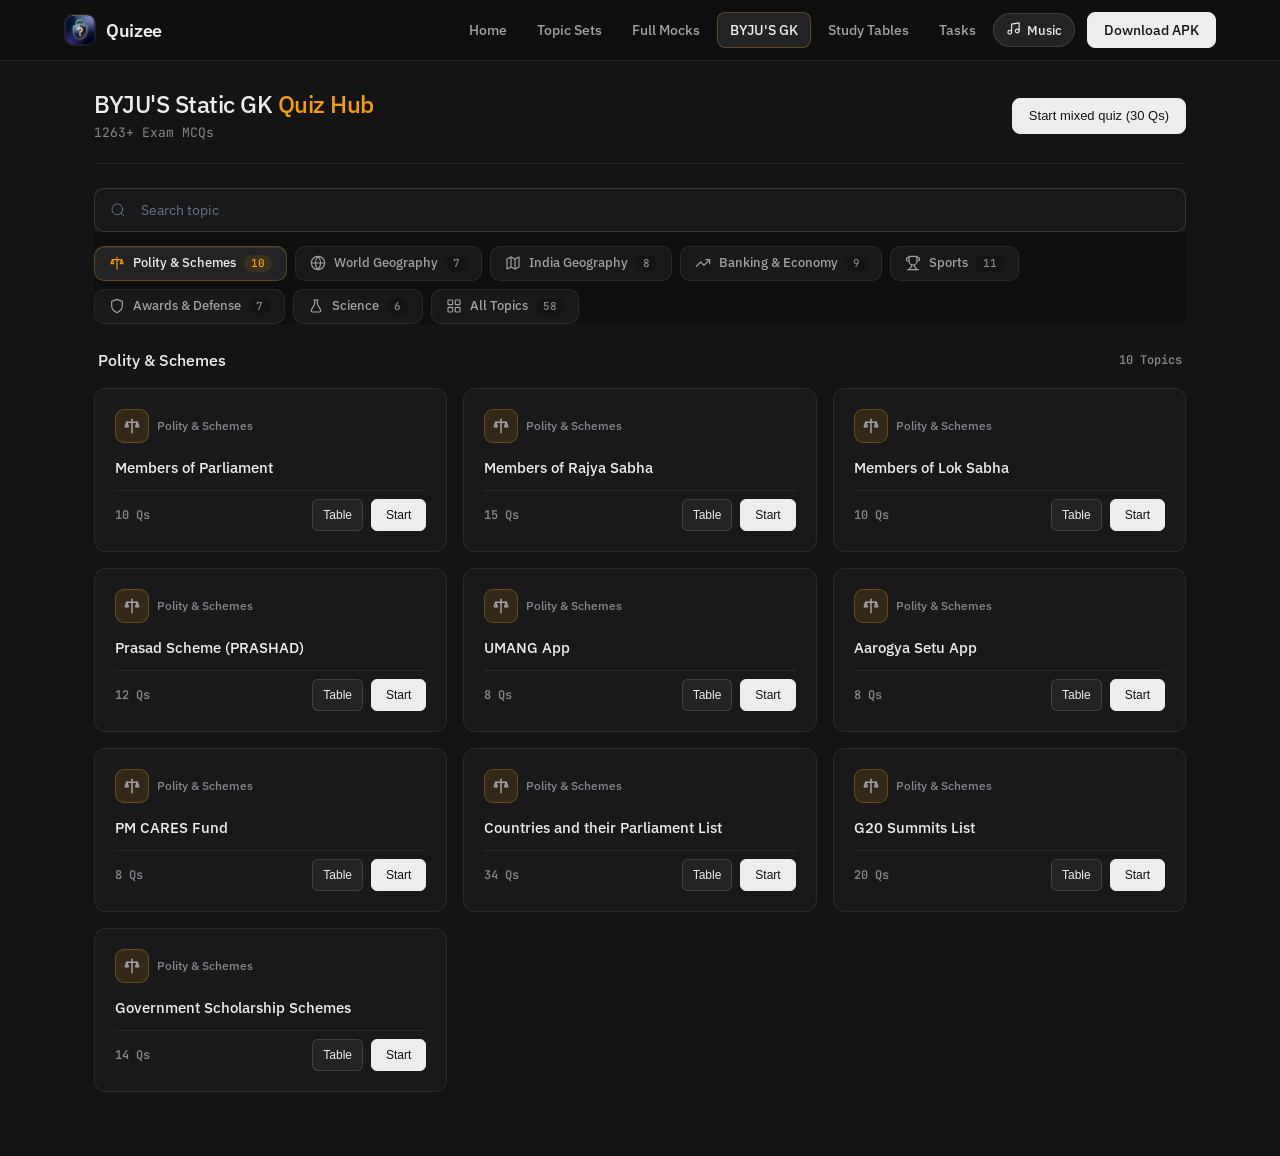
<file: byjus-gk.html>
<!DOCTYPE html>
<html lang="en">
<head>
    <meta charset="UTF-8">
    <meta name="viewport" content="width=device-width, initial-scale=1.0">
    <title>BYJU'S Static GK Special Quiz Hub (58 Topics & 1,260+ MCQs) | Quizee</title>
    <meta name="description" content="Practice section-wise Static GK quizzes across 58 high-yield topics curated from BYJU'S Govt Exam archives. Covers all data tables with 1,260+ MCQs for Capitals, Rivers, Mountains, Schemes, Polity, Banking, Sports, and Awards.">
    <link rel="icon" type="image/png" href="assets/favicon.png">

    <!-- PWA & 100% Offline Support -->
    <link rel="manifest" href="manifest.json">
    <meta name="theme-color" content="#141415">
    <meta name="color-scheme" content="dark">
    <meta name="mobile-web-app-capable" content="yes">
    <meta name="apple-mobile-web-app-capable" content="yes">
    <meta name="apple-mobile-web-app-status-bar-style" content="black-translucent">
    <meta name="apple-mobile-web-app-title" content="BYJU'S GK Quiz">

    <!-- Google Fonts -->
    <link rel="preconnect" href="https://fonts.googleapis.com">
    <link rel="preconnect" href="https://fonts.gstatic.com" crossorigin>
    <link href="https://fonts.googleapis.com/css2?family=IBM+Plex+Sans:wght@400;500;600&family=JetBrains+Mono:wght@400;500;600&display=swap" rel="stylesheet">

    <!-- Stylesheets -->
    <link rel="stylesheet" href="assets/byjus_gk.css">

    <style>
        :root {
            --primary: #6366f1;
            --primary-glow: #818cf8;
            --bg-dark: #0b0f19;
            --card-bg: #151d2c;
            --card-border: #2b384e;
            --text-main: #f8fafc;
            --text-muted: #94a3b8;
        }

        *, *::before, *::after {
            margin: 0;
            padding: 0;
            box-sizing: border-box;
        }

        body {
            background-color: var(--bg-dark);
            color: var(--text-main);
            font-family: 'Plus Jakarta Sans', sans-serif;
            min-height: 100vh;
            line-height: 1.5;
            -webkit-font-smoothing: antialiased;
        }

        /* Sticky Glassmorphic Header */
        .site-header {
            position: sticky;
            top: 0;
            left: 0;
            width: 100%;
            z-index: 1000;
            background: rgba(11, 15, 25, 0.92);
            backdrop-filter: blur(16px);
            -webkit-backdrop-filter: blur(16px);
            border-bottom: 1px solid rgba(255, 255, 255, 0.08);
        }

        .nav-container {
            max-width: 1200px;
            margin: 0 auto;
            padding: 0 20px;
        }

        nav.navbar {
            display: flex;
            align-items: center;
            justify-content: space-between;
            height: 68px;
            gap: 16px;
        }

        .logo-wrap {
            display: flex;
            align-items: center;
            gap: 10px;
            text-decoration: none;
            color: var(--text-main);
            flex-shrink: 0;
        }

        .logo-wrap img {
            width: 36px;
            height: 36px;
            border-radius: 9px;
            box-shadow: 0 4px 12px rgba(99, 102, 241, 0.4);
            display: block;
        }

        .logo-text {
            font-size: 20px;
            font-weight: 800;
            letter-spacing: -0.5px;
            background: linear-gradient(135deg, #ffffff 40%, #a5b4fc 100%);
            -webkit-background-clip: text;
            -webkit-text-fill-color: transparent;
        }

        .version-badge {
            font-size: 10.5px;
            font-weight: 700;
            color: #818cf8;
            background: rgba(99, 102, 241, 0.15);
            border: 1px solid rgba(99, 102, 241, 0.3);
            padding: 2px 7px;
            border-radius: 12px;
        }

        .nav-links-desktop {
            display: flex;
            align-items: center;
            gap: 10px;
        }

        .nav-btn {
            display: inline-flex;
            align-items: center;
            gap: 6px;
            background: rgba(255, 255, 255, 0.06);
            border: 1px solid rgba(255, 255, 255, 0.08);
            color: #e2e8f0;
            padding: 7px 14px;
            border-radius: 20px;
            font-size: 12.5px;
            font-weight: 600;
            text-decoration: none;
            transition: all 0.2s;
            white-space: nowrap;
        }

        .nav-btn:hover {
            background: rgba(255, 255, 255, 0.12);
            color: #fff;
            transform: translateY(-1px);
        }

        .nav-btn-active {
            background: rgba(99, 102, 241, 0.22);
            border-color: rgba(99, 102, 241, 0.55);
            color: #c7d2fe;
            box-shadow: 0 2px 10px rgba(99, 102, 241, 0.25);
        }

        .pulse-indicator {
            width: 7px;
            height: 7px;
            border-radius: 50%;
            background: #10b981;
            box-shadow: 0 0 8px #10b981;
            display: inline-block;
        }

        .nav-btn-primary {
            background: linear-gradient(135deg, #6366f1 0%, #4f46e5 100%);
            border-color: rgba(129, 140, 248, 0.4);
            color: #fff;
            box-shadow: 0 4px 12px rgba(79, 70, 229, 0.3);
        }

        .nav-btn-primary:hover {
            background: linear-gradient(135deg, #4f46e5 0%, #4338ca 100%);
            color: #fff;
        }

        /* Mobile Nav */
        .hamburger-btn {
            display: none;
            background: none;
            border: none;
            cursor: pointer;
            padding: 8px;
            flex-direction: column;
            gap: 5px;
        }

        .hamburger-btn span {
            display: block;
            width: 22px;
            height: 2px;
            background-color: #cbd5e1;
            border-radius: 2px;
            transition: all 0.2s;
        }

        @media (max-width: 820px) {
            .nav-links-desktop {
                display: none;
            }
            .hamburger-btn {
                display: flex;
            }
        }

        /* Mobile Drawer */
        .mobile-drawer {
            display: none;
            background: #0f172a;
            border-bottom: 1px solid rgba(255, 255, 255, 0.1);
            padding: 16px 20px;
        }

        .mobile-drawer.active {
            display: block;
        }

        .mobile-nav-link {
            display: flex;
            align-items: center;
            justify-content: space-between;
            padding: 12px 14px;
            color: #cbd5e1;
            text-decoration: none;
            font-size: 14px;
            font-weight: 600;
            border-radius: 10px;
            margin-bottom: 6px;
            background: rgba(255, 255, 255, 0.03);
        }

        .mobile-nav-link:hover, .mobile-nav-link.active {
            background: rgba(99, 102, 241, 0.18);
            color: #c7d2fe;
        }
    </style>
    <link rel="stylesheet" href="assets/quizee-theme.css?v=9">
</head>
<body>
    <audio id="quizeAudioPlayer" preload="auto">
        <source src="assets/quzeaudio.mp3" type="audio/mpeg">
        <source src="assets/quzeaudio.mpeg" type="audio/mpeg">
    </audio>

    <!-- Header Navigation -->
    <header class="site-header">
        <div class="nav-container">
            <nav class="navbar">
                <a href="index.html" class="logo-wrap">
                    <img src="assets/icon.png" alt="Quizee Logo" width="34" height="34">
                    <span class="logo-text">Quizee</span>
                </a>

                <div class="nav-links-desktop">
                    <a href="index.html" class="nav-btn">Home</a>
                    <a href="index.html#online-tests" class="nav-btn">Topic Sets</a>
                    <a href="mock-tests.html" class="nav-btn">Full Mocks</a>
                    <a href="byjus-gk.html" class="nav-btn nav-btn-active">BYJU'S GK</a>
                    <a href="tables.html" class="nav-btn">Study Tables</a>
                    <a href="tasks.html" class="nav-btn">Tasks</a>
                    <button class="nav-btn-audio quize-audio-btn" type="button" title="Play Quizee Music">
                        <span class="audio-btn-icon"><svg width="15" height="15" viewBox="0 0 24 24" fill="none" stroke="currentColor" stroke-width="1.75" stroke-linecap="round" stroke-linejoin="round"><path d="M9 18V5l12-2v13"></path><circle cx="6" cy="18" r="3"></circle><circle cx="18" cy="16" r="3"></circle></svg></span>
                        <span class="audio-btn-text">Music</span>
                    </button>
                    <a href="quizee.apk" download="quizee.apk" class="nav-btn nav-btn-primary">Download APK</a>
                </div>

                <div class="nav-mobile-actions">
                    <button class="nav-btn-mobile-audio quize-audio-btn" type="button" aria-label="Play Music" title="Play Quizee Music">
                        <span class="audio-btn-icon"><svg width="15" height="15" viewBox="0 0 24 24" fill="none" stroke="currentColor" stroke-width="1.75" stroke-linecap="round" stroke-linejoin="round"><path d="M9 18V5l12-2v13"></path><circle cx="6" cy="18" r="3"></circle><circle cx="18" cy="16" r="3"></circle></svg></span>
                    </button>
                    <button class="hamburger-btn" id="byjusMobileToggle" aria-label="Toggle navigation">
                        <span></span>
                        <span></span>
                        <span></span>
                    </button>
                </div>
            </nav>
        </div>

        <div class="mobile-drawer" id="byjusMobileDrawer">
            <a href="index.html" class="mobile-nav-link">
                <span>Home</span>
            </a>
            <a href="index.html#online-tests" class="mobile-nav-link">
                <span>Topic Practice Sets</span>
            </a>
            <a href="mock-tests.html" class="mobile-nav-link">
                <span>60 Full Mock Tests</span>
            </a>
            <a href="byjus-gk.html" class="mobile-nav-link active">
                <span>BYJU'S Static GK</span>
            </a>
            <a href="tables.html" class="mobile-nav-link">
                <span>Master Study Tables</span>
            </a>
            <a href="tasks.html" class="mobile-nav-link">
                <span>Syllabus Tasks</span>
            </a>
            <a href="quizee.apk" download="quizee.apk" class="mobile-nav-link" style="background:var(--text-main); color:var(--bg-dark); font-weight:500;">
                <span>Download Quizee APK</span>
            </a>
        </div>
    </header>

    <div class="byjus-page-wrapper">

        <!-- Compact Header Bar -->
        <section class="byjus-hero">
            <div>
                <h1 class="byjus-hero-title">BYJU'S Static GK <span>Quiz Hub</span></h1>
                <p class="byjus-hero-sub" id="byjusTotalQuestionsBadge">58 topics · 1,260+ MCQs · Bilingual</p>
            </div>

            <div class="byjus-hero-actions">
                <button class="btn-byjus-primary" onclick="window.startMegaMixedQuiz(30)">
                    <span>Start mixed quiz (30 Qs)</span>
                </button>
            </div>
        </section>

        <!-- Search & Category Filters -->
        <section class="byjus-controls-wrap" id="topicSection">
            <div class="byjus-search-box">
                <svg width="16" height="16" viewBox="0 0 24 24" fill="none" stroke="currentColor" stroke-width="1.5" stroke-linecap="round" stroke-linejoin="round">
                    <circle cx="11" cy="11" r="8"></circle>
                    <line x1="21" y1="21" x2="16.65" y2="16.65"></line>
                </svg>
                <input type="text" id="byjusSearchInput" class="byjus-search-input" placeholder="Search topic">
            </div>

            <!-- Categories Tabs -->
            <div class="byjus-cat-tabs" id="byjusCategoryTabs">
                <!-- Injected dynamically via JS -->
            </div>
        </section>

        <!-- Topic List Header -->
        <div class="byjus-list-header">
            <h2 class="byjus-list-title">Static General Knowledge Curriculum</h2>
            <span class="byjus-visible-count" id="byjusVisibleCount">Showing 58 Topics</span>
        </div>

        <!-- Topics Cards Grid -->
        <main class="byjus-grid" id="byjusTopicGrid">
            <!-- 58 Topic Cards populated dynamically by byjus_gk.js -->
        </main>

    </div>

    <!-- Interactive Test Player Modal Overlay -->
    <div class="byjus-modal-overlay" id="byjusQuizModal">
        <div class="byjus-modal-window">
            
            <!-- Header Bar -->
            <div class="byjus-modal-header">
                <button class="btn-modal-exit" onclick="window.byjusConfirmExit()">
                    <svg width="14" height="14" viewBox="0 0 24 24" fill="none" stroke="currentColor" stroke-width="2.5" stroke-linecap="round" stroke-linejoin="round">
                        <polyline points="15 18 9 12 15 6"></polyline>
                    </svg>
                    <span>Exit</span>
                </button>

                <div class="byjus-header-center">
                    <div class="byjus-quiz-title" id="byjusQuizTitle">Topic Quiz</div>
                    <div class="byjus-quiz-progress-text" id="byjusQuizProgressText">Question 1 of 8</div>
                </div>

                <div class="byjus-header-right">
                    <span class="byjus-timer-pill" id="byjusQuizTimer">00:00</span>
                    <span class="byjus-score-pill" id="byjusQuizScorePill">Score: 0</span>
                    <button class="btn-byjus-lang" id="byjusBtnLanguage" onclick="window.byjusToggleLanguage()">अ Hindi View</button>
                </div>
            </div>

            <!-- Linear Progress Indicator -->
            <div class="byjus-progress-bar">
                <div class="byjus-progress-fill" id="byjusQuizProgressFill"></div>
            </div>

            <!-- Active Test View -->
            <div id="byjusActiveView" style="display:flex; flex-direction:column; flex:1; min-height:0;">
                <div class="byjus-modal-body">
                    <!-- Question Card -->
                    <div class="byjus-q-card">
                        <span class="byjus-q-cat-tag" id="byjusQuestionCategoryTag">Static GK</span>
                        <div class="byjus-q-text" id="byjusQuestionText">Loading question...</div>
                    </div>

                    <!-- Options Grid -->
                    <div class="byjus-options-grid" id="byjusOptionsContainer">
                        <!-- Populated by JS -->
                    </div>

                    <!-- Detailed Fact / Explanation Box -->
                    <div class="byjus-exp-box" id="byjusExplanationBox">
                        <!-- Populated by JS on answer -->
                    </div>
                </div>

                <!-- Footer Bar -->
                <div class="byjus-modal-footer">
                    <button class="btn-byjus-skip" id="byjusBtnSkip" onclick="window.byjusSkipQuestion()">Skip question</button>
                    <button class="btn-byjus-next" id="byjusBtnNext" onclick="window.byjusNextQuestion()" disabled>Next question</button>
                </div>
            </div>

            <!-- Test Results View -->
            <div id="byjusResultsView" class="byjus-results-container" style="display:none;">
                <h3 class="byjus-res-title">Quiz completed</h3>
                <div class="byjus-res-sub">Static GK session summary</div>

                <div class="byjus-score-box">
                    <div class="byjus-score-digits" id="byjusResScoreDigits">8 / 8</div>
                    <div class="byjus-accuracy-chip" id="byjusResAccuracy">100% Accuracy</div>
                    <div class="byjus-results-badge" id="byjusResBadge">Master Level</div>

                    <div class="byjus-metrics-summary">
                        <div>
                            <div class="byjus-metric-num" style="color:#10b981;" id="byjusResCorrect">8</div>
                            <div class="byjus-metric-lbl">Correct</div>
                        </div>
                        <div>
                            <div class="byjus-metric-num" style="color:#ef4444;" id="byjusResWrong">0</div>
                            <div class="byjus-metric-lbl">Wrong</div>
                        </div>
                        <div>
                            <div class="byjus-metric-num" style="color:#f59e0b;" id="byjusResSkipped">0</div>
                            <div class="byjus-metric-lbl">Skipped</div>
                        </div>
                        <div>
                            <div class="byjus-metric-num" style="color:#38bdf8;" id="byjusResTime">01:45</div>
                            <div class="byjus-metric-lbl">Time</div>
                        </div>
                    </div>
                </div>

                <div class="byjus-res-actions">
                    <button class="btn-byjus-primary" onclick="window.byjusRetestCurrentTopic()">
                        <span>🔁 Retest This Topic</span>
                    </button>
                    <button class="btn-byjus-secondary" onclick="window.byjusCloseModal()">
                        <span>← Back to Topics</span>
                    </button>
                </div>

                <!-- Review Section -->
                <div class="byjus-review-section">
                    <h4 class="byjus-review-title">📋 Question-by-Question Review & Explanations</h4>
                    <div id="byjusReviewList">
                        <!-- Populated dynamically -->
                    </div>
                </div>
            </div>

        </div>
    </div>

    <!-- Study Table Modal Viewer (Full source data & reference facts) -->
    <div class="byjus-table-modal-overlay" id="byjusTableModal">
        <div class="byjus-table-modal-box">
            <div class="byjus-table-modal-header">
                <div>
                    <h3 class="byjus-table-modal-title" id="byjusTableModalTitle">Reference Data Table</h3>
                    <p class="byjus-table-modal-sub">Official BYJU'S Govt Exam static GK complete reference archive</p>
                </div>
                <div style="display:flex; align-items:center; gap:10px;">
                    <a id="byjusTableModalSourceLink" href="#" target="_blank" rel="noopener" class="byjus-table-source-link">
                        Source Notes ↗
                    </a>
                    <button class="byjus-table-close-btn" onclick="window.closeTopicStudyTable()" aria-label="Close Study Table">✕</button>
                </div>
            </div>
            <div class="byjus-table-modal-body" id="byjusTableModalBody">
                <!-- Dynamically populated tables -->
            </div>
            <div class="byjus-table-modal-footer">
                <span class="byjus-table-footer-info">💡 Tip: Use the 'Play All Questions' button on the topic card to practice all these items!</span>
                <button class="btn-byjus-primary" onclick="window.closeTopicStudyTable()">Close Reference</button>
            </div>
        </div>
    </div>

    <!-- Exit Confirmation Dialog Modal -->
    <div class="byjus-confirm-overlay" id="byjusExitConfirmModal">
        <div class="byjus-confirm-box">
            <h4 class="byjus-confirm-title">Exit In-Progress Quiz?</h4>
            <p class="byjus-confirm-desc">Are you sure you want to exit? Your current test score will not be saved for this session.</p>
            <div class="byjus-confirm-actions">
                <button class="btn-confirm-stay" onclick="window.byjusStayInTest()">Continue Quiz</button>
                <button class="btn-confirm-exit" onclick="window.byjusExecuteExit()">Exit Now</button>
            </div>
        </div>
    </div>

    <!-- Scripts -->
    <script src="data/byjus_gk_data.js"></script>
    <script src="assets/byjus_gk.js?v=4"></script>
    <script>
        // Mobile menu toggle
        const toggleBtn = document.getElementById('byjusMobileToggle');
        const drawer = document.getElementById('byjusMobileDrawer');
        if (toggleBtn && drawer) {
            toggleBtn.addEventListener('click', () => {
                drawer.classList.toggle('active');
            });
        }
    </script>
    <script src="assets/quizee-audio.js?v=2"></script>
</body>
</html>
</file>
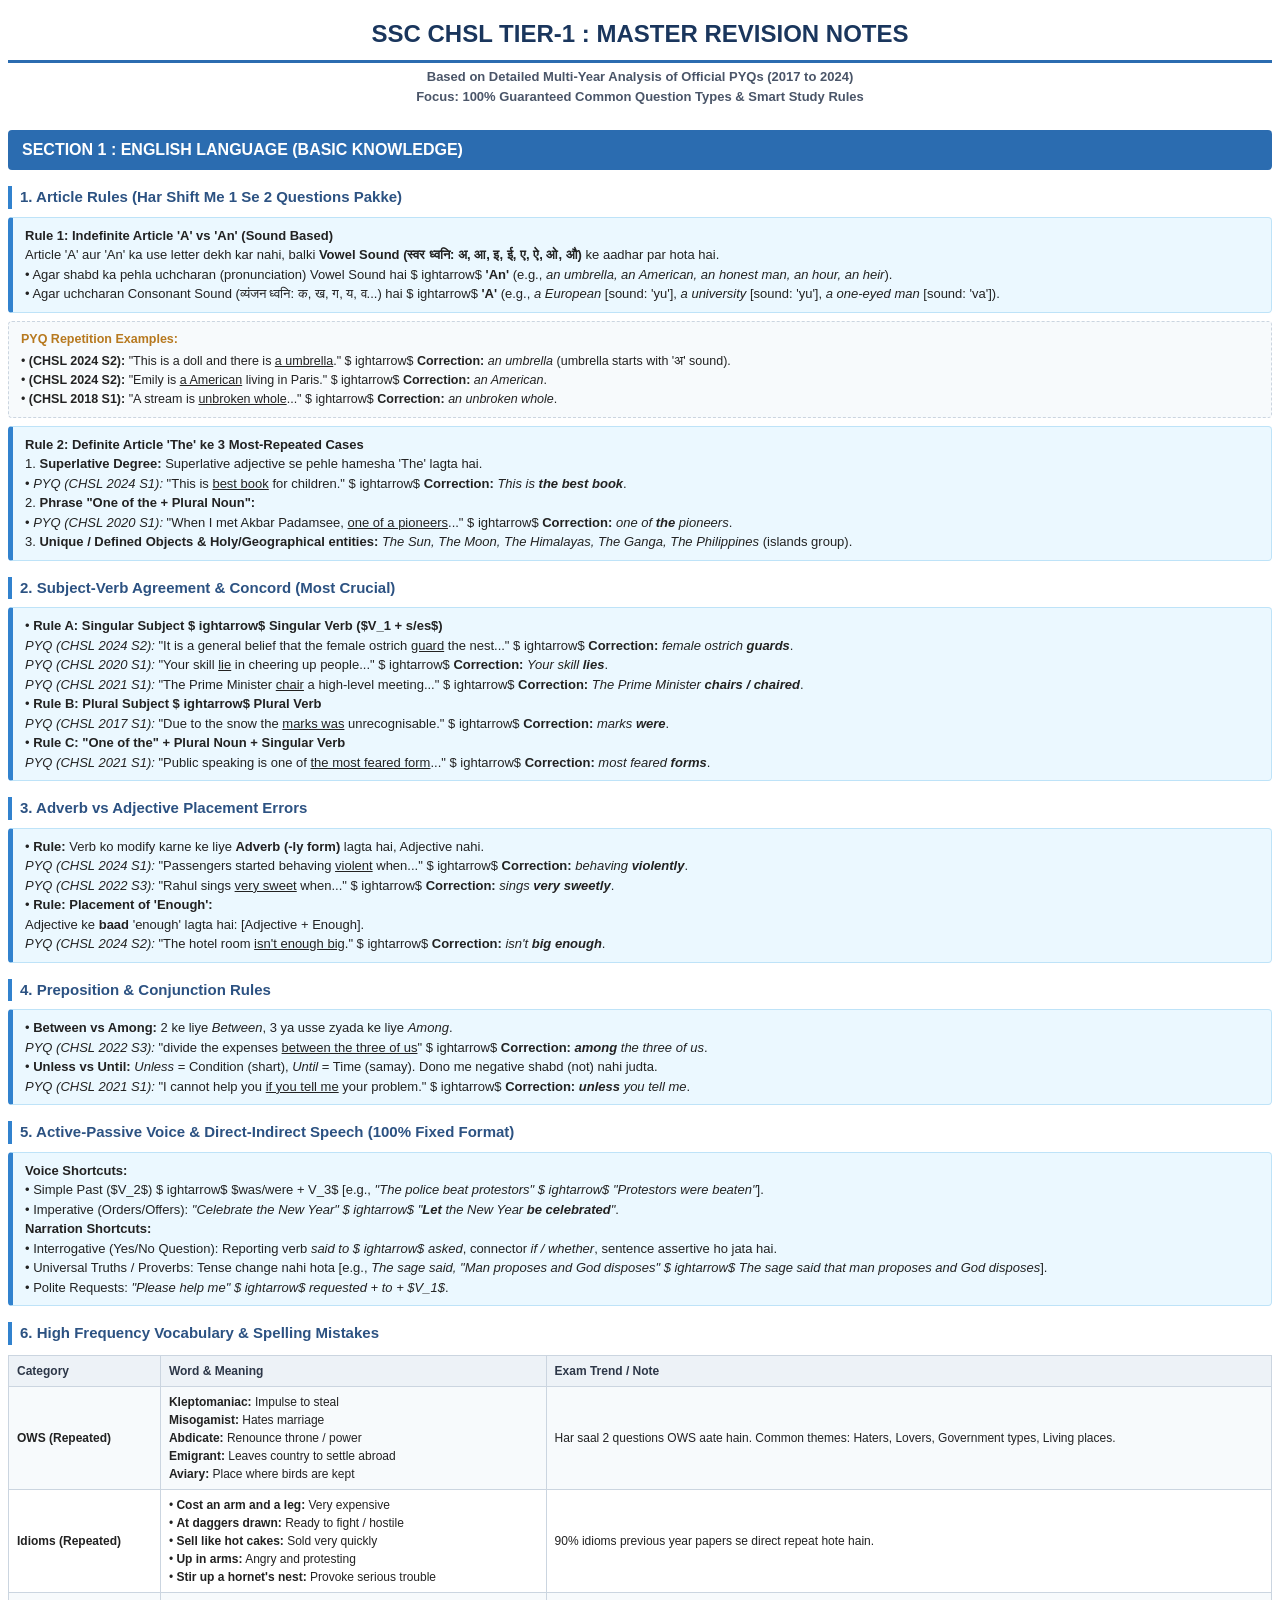
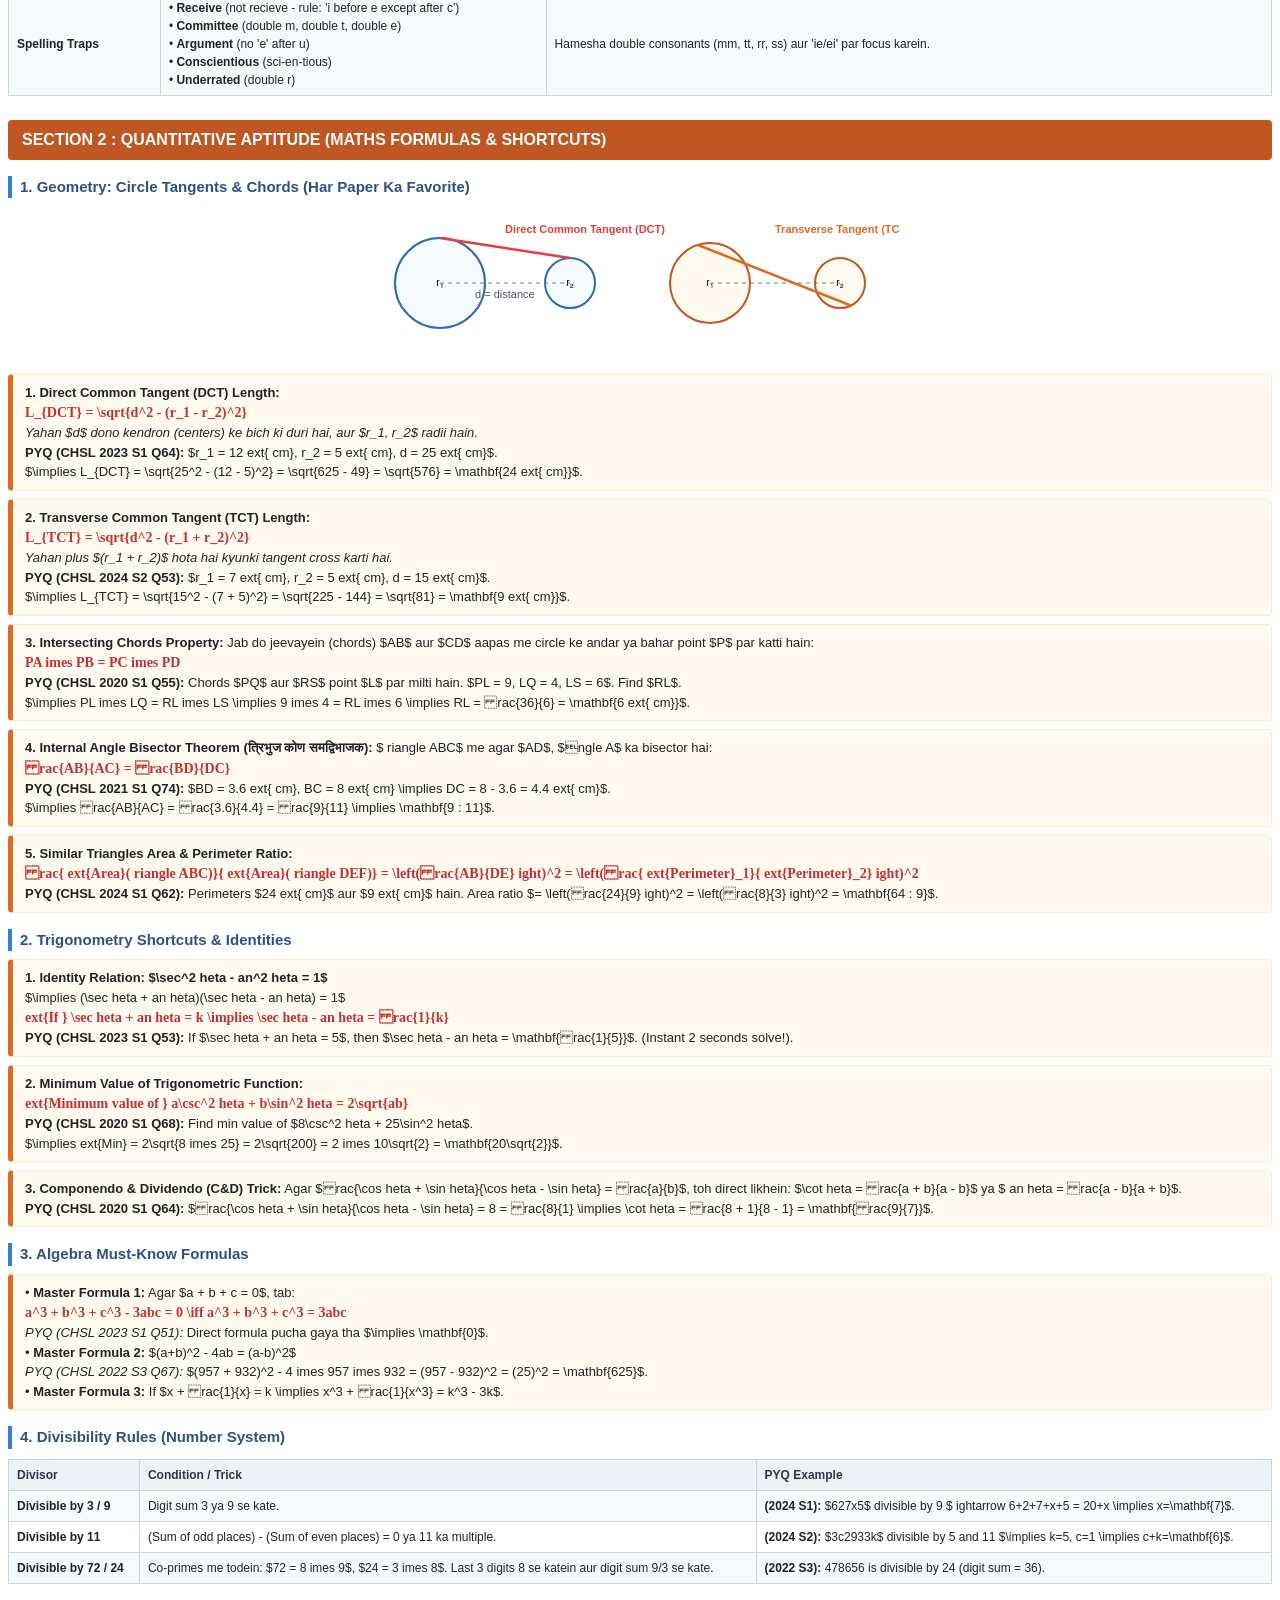
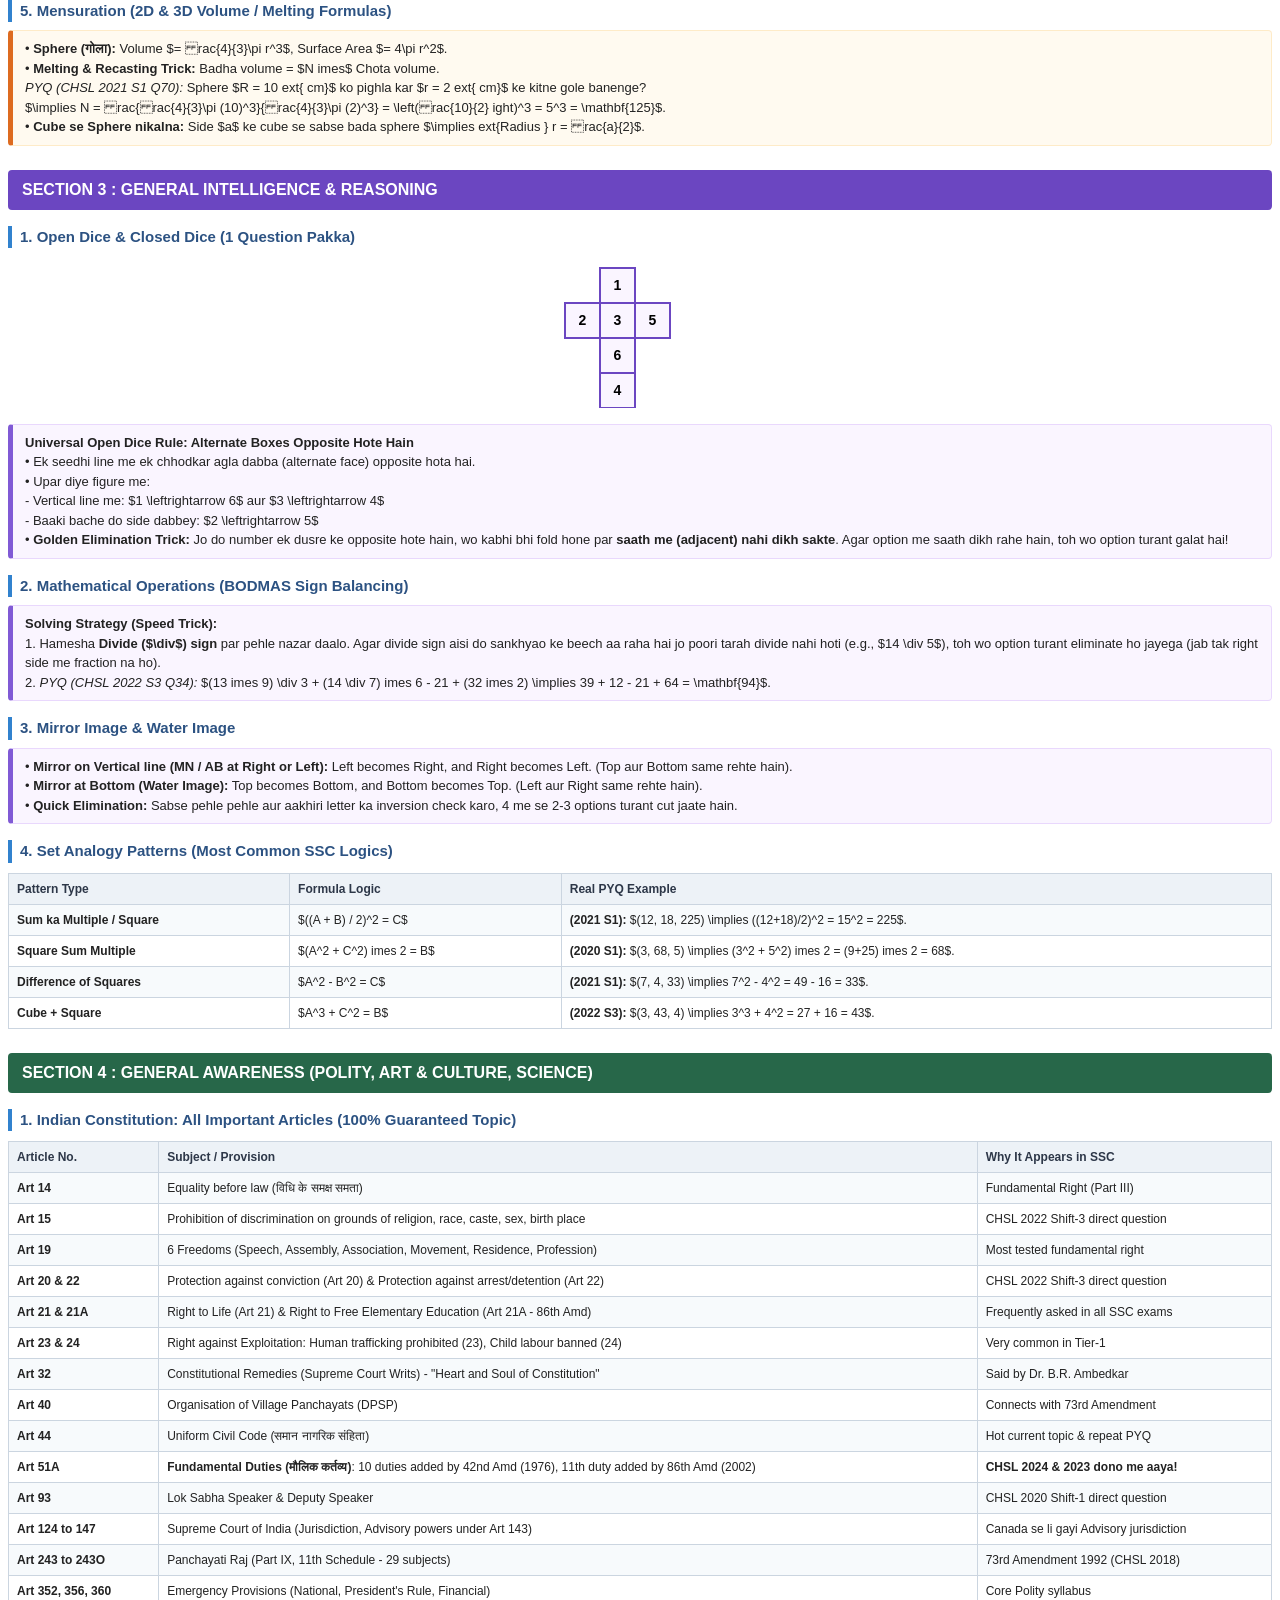
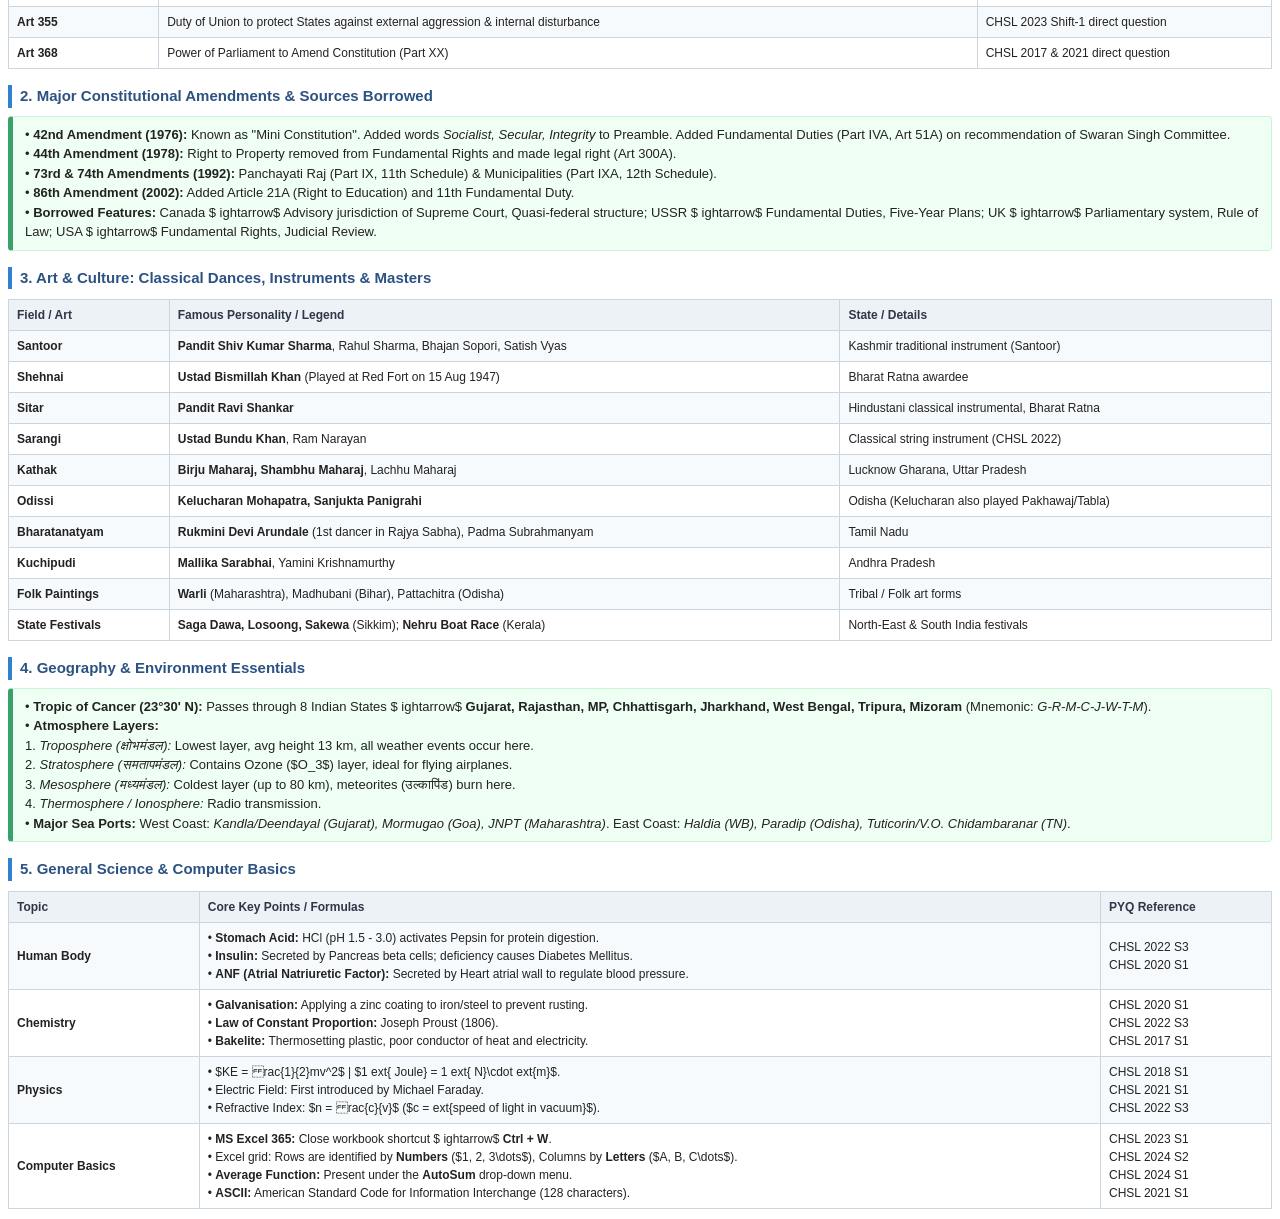
<file: master_notes.html>
<!DOCTYPE html>
<html lang="hi">
<head>
<meta charset="UTF-8">
<title>SSC CHSL Tier-1 Master Revision Notes</title>
<style>
  @page {
    size: A4;
    margin: 15mm 15mm 15mm 15mm;
    @bottom-right {
      content: counter(page);
    }
  }
  body {
    font-family: 'Segoe UI', Arial, sans-serif;
    color: #222;
    line-height: 1.5;
    font-size: 13px;
    background: #fff;
  }
  h1.doc-title {
    text-align: center;
    color: #1a365d;
    font-size: 24px;
    margin-bottom: 4px;
    border-bottom: 3px solid #2b6cb0;
    padding-bottom: 8px;
  }
  .doc-subtitle {
    text-align: center;
    color: #4a5568;
    font-size: 13px;
    font-weight: 600;
    margin-bottom: 20px;
  }
  .section-banner {
    background: #2b6cb0;
    color: #fff;
    padding: 8px 14px;
    font-size: 16px;
    font-weight: bold;
    border-radius: 4px;
    margin-top: 24px;
    margin-bottom: 12px;
    page-break-after: avoid;
  }
  .section-banner.maths { background: #c05621; }
  .section-banner.reasoning { background: #6b46c1; }
  .section-banner.gk { background: #276749; }

  h2 {
    color: #2c5282;
    font-size: 15px;
    margin-top: 16px;
    margin-bottom: 8px;
    border-left: 4px solid #3182ce;
    padding-left: 8px;
    page-break-after: avoid;
  }
  .maths h2 { color: #9c4221; border-color: #dd6b20; }
  .reasoning h2 { color: #553c9a; border-color: #805ad5; }
  .gk h2 { color: #22543d; border-color: #38a169; }

  h3 {
    font-size: 13.5px;
    color: #2d3748;
    margin-top: 10px;
    margin-bottom: 4px;
  }

  p { margin: 4px 0 8px 0; }
  ul, ol { margin: 4px 0 10px 20px; padding: 0; }
  li { margin-bottom: 4px; }

  .rule-box {
    background: #ebf8ff;
    border: 1px solid #bee3f8;
    border-left: 5px solid #3182ce;
    padding: 8px 12px;
    border-radius: 4px;
    margin: 8px 0;
    page-break-inside: avoid;
  }
  .rule-box.maths {
    background: #fffaf0;
    border-color: #feebc8;
    border-left-color: #dd6b20;
  }
  .rule-box.reasoning {
    background: #faf5ff;
    border-color: #e9d8fd;
    border-left-color: #805ad5;
  }
  .rule-box.gk {
    background: #f0fff4;
    border-color: #c6f6d5;
    border-left-color: #38a169;
  }

  .pyq-box {
    background: #f7fafc;
    border: 1px dashed #cbd5e0;
    padding: 8px 12px;
    margin: 6px 0;
    border-radius: 4px;
    font-size: 12.5px;
    page-break-inside: avoid;
  }
  .pyq-title {
    font-weight: bold;
    color: #b7791f;
    margin-bottom: 4px;
  }

  table {
    width: 100%;
    border-collapse: collapse;
    margin: 10px 0;
    font-size: 12px;
    page-break-inside: avoid;
  }
  th, td {
    border: 1px solid #cbd5e0;
    padding: 6px 8px;
    text-align: left;
  }
  th {
    background: #edf2f7;
    color: #2d3748;
    font-weight: bold;
  }
  tr:nth-child(even) { background: #f7fafc; }

  .diagram-container {
    text-align: center;
    margin: 10px 0;
    page-break-inside: avoid;
  }
  svg { max-width: 100%; height: auto; }
  .badge {
    display: inline-block;
    padding: 2px 6px;
    font-size: 11px;
    font-weight: bold;
    color: white;
    background: #e53e3e;
    border-radius: 3px;
    margin-right: 4px;
  }
  .formula {
    font-family: 'Cambria Math', Georgia, serif;
    font-size: 14px;
    font-weight: bold;
    color: #c53030;
  }
  .page-break { page-break-before: always; }
</style>
</head>
<body>

<h1 class="doc-title">SSC CHSL TIER-1 : MASTER REVISION NOTES</h1>
<div class="doc-subtitle">Based on Detailed Multi-Year Analysis of Official PYQs (2017 to 2024)<br>Focus: 100% Guaranteed Common Question Types & Smart Study Rules</div>

<!-- ======================================================== -->
<!-- SECTION 1: ENGLISH LANGUAGE -->
<!-- ======================================================== -->
<div class="section-banner">SECTION 1 : ENGLISH LANGUAGE (BASIC KNOWLEDGE)</div>

<h2>1. Article Rules (Har Shift Me 1 Se 2 Questions Pakke)</h2>
<div class="rule-box">
  <b>Rule 1: Indefinite Article 'A' vs 'An' (Sound Based)</b><br>
  Article 'A' aur 'An' ka use letter dekh kar nahi, balki <b>Vowel Sound (स्वर ध्वनि: अ, आ, इ, ई, ए, ऐ, ओ, औ)</b> ke aadhar par hota hai.<br>
  • Agar shabd ka pehla uchcharan (pronunciation) Vowel Sound hai $ightarrow$ <b>'An'</b> (e.g., <i>an umbrella, an American, an honest man, an hour, an heir</i>).<br>
  • Agar uchcharan Consonant Sound (व्यंजन ध्वनि: क, ख, ग, य, व...) hai $ightarrow$ <b>'A'</b> (e.g., <i>a European</i> [sound: 'yu'], <i>a university</i> [sound: 'yu'], <i>a one-eyed man</i> [sound: 'va']).
</div>

<div class="pyq-box">
  <div class="pyq-title">PYQ Repetition Examples:</div>
  • <b>(CHSL 2024 S2):</b> "This is a doll and there is <u>a umbrella</u>." $ightarrow$ <b>Correction:</b> <i>an umbrella</i> (umbrella starts with 'अ' sound).<br>
  • <b>(CHSL 2024 S2):</b> "Emily is <u>a American</u> living in Paris." $ightarrow$ <b>Correction:</b> <i>an American</i>.<br>
  • <b>(CHSL 2018 S1):</b> "A stream is <u>unbroken whole</u>..." $ightarrow$ <b>Correction:</b> <i>an unbroken whole</i>.
</div>

<div class="rule-box">
  <b>Rule 2: Definite Article 'The' ke 3 Most-Repeated Cases</b><br>
  1. <b>Superlative Degree:</b> Superlative adjective se pehle hamesha 'The' lagta hai.<br>
     • <i>PYQ (CHSL 2024 S1):</i> "This is <u>best book</u> for children." $ightarrow$ <b>Correction:</b> <i>This is <b>the best book</b></i>.<br>
  2. <b>Phrase "One of the + Plural Noun":</b><br>
     • <i>PYQ (CHSL 2020 S1):</i> "When I met Akbar Padamsee, <u>one of a pioneers</u>..." $ightarrow$ <b>Correction:</b> <i>one of <b>the</b> pioneers</i>.<br>
  3. <b>Unique / Defined Objects & Holy/Geographical entities:</b> <i>The Sun, The Moon, The Himalayas, The Ganga, The Philippines</i> (islands group).
</div>

<h2>2. Subject-Verb Agreement & Concord (Most Crucial)</h2>
<div class="rule-box">
  • <b>Rule A: Singular Subject $ightarrow$ Singular Verb ($V_1 + s/es$)</b><br>
    <i>PYQ (CHSL 2024 S2):</i> "It is a general belief that the female ostrich <u>guard</u> the nest..." $ightarrow$ <b>Correction:</b> <i>female ostrich <b>guards</b></i>.<br>
    <i>PYQ (CHSL 2020 S1):</i> "Your skill <u>lie</u> in cheering up people..." $ightarrow$ <b>Correction:</b> <i>Your skill <b>lies</b></i>.<br>
    <i>PYQ (CHSL 2021 S1):</i> "The Prime Minister <u>chair</u> a high-level meeting..." $ightarrow$ <b>Correction:</b> <i>The Prime Minister <b>chairs / chaired</b></i>.<br>
  • <b>Rule B: Plural Subject $ightarrow$ Plural Verb</b><br>
    <i>PYQ (CHSL 2017 S1):</i> "Due to the snow the <u>marks was</u> unrecognisable." $ightarrow$ <b>Correction:</b> <i>marks <b>were</b></i>.<br>
  • <b>Rule C: "One of the" + Plural Noun + Singular Verb</b><br>
    <i>PYQ (CHSL 2021 S1):</i> "Public speaking is one of <u>the most feared form</u>..." $ightarrow$ <b>Correction:</b> <i>most feared <b>forms</b></i>.
</div>

<h2>3. Adverb vs Adjective Placement Errors</h2>
<div class="rule-box">
  • <b>Rule:</b> Verb ko modify karne ke liye <b>Adverb (-ly form)</b> lagta hai, Adjective nahi.<br>
    <i>PYQ (CHSL 2024 S1):</i> "Passengers started behaving <u>violent</u> when..." $ightarrow$ <b>Correction:</b> <i>behaving <b>violently</b></i>.<br>
    <i>PYQ (CHSL 2022 S3):</i> "Rahul sings <u>very sweet</u> when..." $ightarrow$ <b>Correction:</b> <i>sings <b>very sweetly</b></i>.<br>
  • <b>Rule: Placement of 'Enough':</b><br>
    Adjective ke <b>baad</b> 'enough' lagta hai: [Adjective + Enough].<br>
    <i>PYQ (CHSL 2024 S2):</i> "The hotel room <u>isn't enough big</u>." $ightarrow$ <b>Correction:</b> <i>isn't <b>big enough</b></i>.
</div>

<h2>4. Preposition & Conjunction Rules</h2>
<div class="rule-box">
  • <b>Between vs Among:</b> 2 ke liye <i>Between</i>, 3 ya usse zyada ke liye <i>Among</i>.<br>
    <i>PYQ (CHSL 2022 S3):</i> "divide the expenses <u>between the three of us</u>" $ightarrow$ <b>Correction:</b> <i><b>among</b> the three of us</i>.<br>
  • <b>Unless vs Until:</b> <i>Unless</i> = Condition (shart), <i>Until</i> = Time (samay). Dono me negative shabd (not) nahi judta.<br>
    <i>PYQ (CHSL 2021 S1):</i> "I cannot help you <u>if you tell me</u> your problem." $ightarrow$ <b>Correction:</b> <i><b>unless</b> you tell me</i>.
</div>

<h2>5. Active-Passive Voice & Direct-Indirect Speech (100% Fixed Format)</h2>
<div class="rule-box">
  <b>Voice Shortcuts:</b><br>
  • Simple Past ($V_2$) $ightarrow$ $was/were + V_3$ [e.g., <i>"The police beat protestors" $ightarrow$ "Protestors were beaten"</i>].<br>
  • Imperative (Orders/Offers): <i>"Celebrate the New Year" $ightarrow$ "<b>Let</b> the New Year <b>be celebrated</b>"</i>.<br>
  <b>Narration Shortcuts:</b><br>
  • Interrogative (Yes/No Question): Reporting verb <i>said to $ightarrow$ asked</i>, connector <i>if / whether</i>, sentence assertive ho jata hai.<br>
  • Universal Truths / Proverbs: Tense change nahi hota [e.g., <i>The sage said, "Man proposes and God disposes" $ightarrow$ The sage said that man proposes and God disposes</i>].<br>
  • Polite Requests: <i>"Please help me" $ightarrow$ requested + to + $V_1$</i>.
</div>

<h2>6. High Frequency Vocabulary & Spelling Mistakes</h2>
<table>
  <tr><th>Category</th><th>Word & Meaning</th><th>Exam Trend / Note</th></tr>
  <tr><td><b>OWS (Repeated)</b></td><td><b>Kleptomaniac:</b> Impulse to steal<br><b>Misogamist:</b> Hates marriage<br><b>Abdicate:</b> Renounce throne / power<br><b>Emigrant:</b> Leaves country to settle abroad<br><b>Aviary:</b> Place where birds are kept</td><td>Har saal 2 questions OWS aate hain. Common themes: Haters, Lovers, Government types, Living places.</td></tr>
  <tr><td><b>Idioms (Repeated)</b></td><td>• <b>Cost an arm and a leg:</b> Very expensive<br>• <b>At daggers drawn:</b> Ready to fight / hostile<br>• <b>Sell like hot cakes:</b> Sold very quickly<br>• <b>Up in arms:</b> Angry and protesting<br>• <b>Stir up a hornet's nest:</b> Provoke serious trouble</td><td>90% idioms previous year papers se direct repeat hote hain.</td></tr>
  <tr><td><b>Spelling Traps</b></td><td>• <b>Receive</b> (not recieve - rule: 'i before e except after c')<br>• <b>Committee</b> (double m, double t, double e)<br>• <b>Argument</b> (no 'e' after u)<br>• <b>Conscientious</b> (sci-en-tious)<br>• <b>Underrated</b> (double r)</td><td>Hamesha double consonants (mm, tt, rr, ss) aur 'ie/ei' par focus karein.</td></tr>
</table>

<div class="page-break"></div>

<!-- ======================================================== -->
<!-- SECTION 2: QUANTITATIVE APTITUDE -->
<!-- ======================================================== -->
<div class="section-banner maths">SECTION 2 : QUANTITATIVE APTITUDE (MATHS FORMULAS & SHORTCUTS)</div>

<h2>1. Geometry: Circle Tangents & Chords (Har Paper Ka Favorite)</h2>

<div class="diagram-container">
  <!-- SVG Diagram for Direct and Transverse Tangents -->
  <svg width="520" height="150" viewBox="0 0 520 150">
    <!-- Direct Common Tangent -->
    <g transform="translate(10, 10)">
      <circle cx="50" cy="65" r="45" fill="#f7fafc" stroke="#2b6cb0" stroke-width="2"/>
      <circle cx="180" cy="65" r="25" fill="#f7fafc" stroke="#2b6cb0" stroke-width="2"/>
      <line x1="50" y1="65" x2="180" y2="65" stroke="#718096" stroke-dasharray="4"/>
      <line x1="50" y1="20" x2="180" y2="40" stroke="#e53e3e" stroke-width="2.5"/>
      <text x="115" y="15" fill="#e53e3e" font-size="11" font-weight="bold">Direct Common Tangent (DCT)</text>
      <text x="85" y="80" fill="#4a5568" font-size="11">d = distance</text>
      <text x="50" y="68" font-size="10" text-anchor="middle">r₁</text>
      <text x="180" y="68" font-size="10" text-anchor="middle">r₂</text>
    </g>
    <!-- Transverse Common Tangent -->
    <g transform="translate(280, 10)">
      <circle cx="50" cy="65" r="40" fill="#fffaf0" stroke="#c05621" stroke-width="2"/>
      <circle cx="180" cy="65" r="25" fill="#fffaf0" stroke="#c05621" stroke-width="2"/>
      <line x1="50" y1="65" x2="180" y2="65" stroke="#718096" stroke-dasharray="4"/>
      <line x1="38" y1="27" x2="192" y2="88" stroke="#dd6b20" stroke-width="2.5"/>
      <text x="115" y="15" fill="#dd6b20" font-size="11" font-weight="bold">Transverse Tangent (TCT)</text>
      <text x="50" y="68" font-size="10" text-anchor="middle">r₁</text>
      <text x="180" y="68" font-size="10" text-anchor="middle">r₂</text>
    </g>
  </svg>
</div>

<div class="rule-box maths">
  <b>1. Direct Common Tangent (DCT) Length:</b>
  <div class="formula">L_{DCT} = \sqrt{d^2 - (r_1 - r_2)^2}</div>
  <i>Yahan $d$ dono kendron (centers) ke bich ki duri hai, aur $r_1, r_2$ radii hain.</i><br>
  <b>PYQ (CHSL 2023 S1 Q64):</b> $r_1 = 12	ext{ cm}, r_2 = 5	ext{ cm}, d = 25	ext{ cm}$.<br>
  $\implies L_{DCT} = \sqrt{25^2 - (12 - 5)^2} = \sqrt{625 - 49} = \sqrt{576} = \mathbf{24	ext{ cm}}$.
</div>

<div class="rule-box maths">
  <b>2. Transverse Common Tangent (TCT) Length:</b>
  <div class="formula">L_{TCT} = \sqrt{d^2 - (r_1 + r_2)^2}</div>
  <i>Yahan plus $(r_1 + r_2)$ hota hai kyunki tangent cross karti hai.</i><br>
  <b>PYQ (CHSL 2024 S2 Q53):</b> $r_1 = 7	ext{ cm}, r_2 = 5	ext{ cm}, d = 15	ext{ cm}$.<br>
  $\implies L_{TCT} = \sqrt{15^2 - (7 + 5)^2} = \sqrt{225 - 144} = \sqrt{81} = \mathbf{9	ext{ cm}}$.
</div>

<div class="rule-box maths">
  <b>3. Intersecting Chords Property:</b>
  Jab do jeevayein (chords) $AB$ aur $CD$ aapas me circle ke andar ya bahar point $P$ par katti hain:<br>
  <div class="formula">PA 	imes PB = PC 	imes PD</div>
  <b>PYQ (CHSL 2020 S1 Q55):</b> Chords $PQ$ aur $RS$ point $L$ par milti hain. $PL = 9, LQ = 4, LS = 6$. Find $RL$.<br>
  $\implies PL 	imes LQ = RL 	imes LS \implies 9 	imes 4 = RL 	imes 6 \implies RL = rac{36}{6} = \mathbf{6	ext{ cm}}$.
</div>

<div class="rule-box maths">
  <b>4. Internal Angle Bisector Theorem (त्रिभुज कोण समद्विभाजक):</b>
  $	riangle ABC$ me agar $AD$, $ngle A$ ka bisector hai:<br>
  <div class="formula">rac{AB}{AC} = rac{BD}{DC}</div>
  <b>PYQ (CHSL 2021 S1 Q74):</b> $BD = 3.6	ext{ cm}, BC = 8	ext{ cm} \implies DC = 8 - 3.6 = 4.4	ext{ cm}$.<br>
  $\implies rac{AB}{AC} = rac{3.6}{4.4} = rac{9}{11} \implies \mathbf{9 : 11}$.
</div>

<div class="rule-box maths">
  <b>5. Similar Triangles Area & Perimeter Ratio:</b>
  <div class="formula">rac{	ext{Area}(	riangle ABC)}{	ext{Area}(	riangle DEF)} = \left(rac{AB}{DE}ight)^2 = \left(rac{	ext{Perimeter}_1}{	ext{Perimeter}_2}ight)^2</div>
  <b>PYQ (CHSL 2024 S1 Q62):</b> Perimeters $24	ext{ cm}$ aur $9	ext{ cm}$ hain. Area ratio $= \left(rac{24}{9}ight)^2 = \left(rac{8}{3}ight)^2 = \mathbf{64 : 9}$.
</div>

<h2>2. Trigonometry Shortcuts & Identities</h2>
<div class="rule-box maths">
  <b>1. Identity Relation: $\sec^2	heta - 	an^2	heta = 1$</b><br>
  $\implies (\sec	heta + 	an	heta)(\sec	heta - 	an	heta) = 1$<br>
  <div class="formula">	ext{If } \sec	heta + 	an	heta = k \implies \sec	heta - 	an	heta = rac{1}{k}</div>
  <b>PYQ (CHSL 2023 S1 Q53):</b> If $\sec	heta + 	an	heta = 5$, then $\sec	heta - 	an	heta = \mathbf{rac{1}{5}}$. (Instant 2 seconds solve!).
</div>

<div class="rule-box maths">
  <b>2. Minimum Value of Trigonometric Function:</b>
  <div class="formula">	ext{Minimum value of } a\csc^2	heta + b\sin^2	heta = 2\sqrt{ab}</div>
  <b>PYQ (CHSL 2020 S1 Q68):</b> Find min value of $8\csc^2	heta + 25\sin^2	heta$.<br>
  $\implies 	ext{Min} = 2\sqrt{8 	imes 25} = 2\sqrt{200} = 2 	imes 10\sqrt{2} = \mathbf{20\sqrt{2}}$.
</div>

<div class="rule-box maths">
  <b>3. Componendo & Dividendo (C&D) Trick:</b>
  Agar $rac{\cos	heta + \sin	heta}{\cos	heta - \sin	heta} = rac{a}{b}$, toh direct likhein: $\cot	heta = rac{a + b}{a - b}$ ya $	an	heta = rac{a - b}{a + b}$.<br>
  <b>PYQ (CHSL 2020 S1 Q64):</b> $rac{\cos	heta + \sin	heta}{\cos	heta - \sin	heta} = 8 = rac{8}{1} \implies \cot	heta = rac{8 + 1}{8 - 1} = \mathbf{rac{9}{7}}$.
</div>

<h2>3. Algebra Must-Know Formulas</h2>
<div class="rule-box maths">
  • <b>Master Formula 1:</b> Agar $a + b + c = 0$, tab:
  <div class="formula">a^3 + b^3 + c^3 - 3abc = 0 \iff a^3 + b^3 + c^3 = 3abc</div>
  <i>PYQ (CHSL 2023 S1 Q51):</i> Direct formula pucha gaya tha $\implies \mathbf{0}$.<br>
  • <b>Master Formula 2:</b> $(a+b)^2 - 4ab = (a-b)^2$<br>
  <i>PYQ (CHSL 2022 S3 Q67):</i> $(957 + 932)^2 - 4 	imes 957 	imes 932 = (957 - 932)^2 = (25)^2 = \mathbf{625}$.<br>
  • <b>Master Formula 3:</b> If $x + rac{1}{x} = k \implies x^3 + rac{1}{x^3} = k^3 - 3k$.
</div>

<h2>4. Divisibility Rules (Number System)</h2>
<table>
  <tr><th>Divisor</th><th>Condition / Trick</th><th>PYQ Example</th></tr>
  <tr><td><b>Divisible by 3 / 9</b></td><td>Digit sum 3 ya 9 se kate.</td><td><b>(2024 S1):</b> $627x5$ divisible by 9 $ightarrow 6+2+7+x+5 = 20+x \implies x=\mathbf{7}$.</td></tr>
  <tr><td><b>Divisible by 11</b></td><td>(Sum of odd places) - (Sum of even places) = 0 ya 11 ka multiple.</td><td><b>(2024 S2):</b> $3c2933k$ divisible by 5 and 11 $\implies k=5, c=1 \implies c+k=\mathbf{6}$.</td></tr>
  <tr><td><b>Divisible by 72 / 24</b></td><td>Co-primes me todein: $72 = 8 	imes 9$, $24 = 3 	imes 8$. Last 3 digits 8 se katein aur digit sum 9/3 se kate.</td><td><b>(2022 S3):</b> 478656 is divisible by 24 (digit sum = 36).</td></tr>
</table>

<h2>5. Mensuration (2D & 3D Volume / Melting Formulas)</h2>
<div class="rule-box maths">
  • <b>Sphere (गोला):</b> Volume $= rac{4}{3}\pi r^3$, Surface Area $= 4\pi r^2$.<br>
  • <b>Melting & Recasting Trick:</b> Badha volume = $N 	imes$ Chota volume.<br>
    <i>PYQ (CHSL 2021 S1 Q70):</i> Sphere $R = 10	ext{ cm}$ ko pighla kar $r = 2	ext{ cm}$ ke kitne gole banenge?<br>
    $\implies N = rac{rac{4}{3}\pi (10)^3}{rac{4}{3}\pi (2)^3} = \left(rac{10}{2}ight)^3 = 5^3 = \mathbf{125}$.<br>
  • <b>Cube se Sphere nikalna:</b> Side $a$ ke cube se sabse bada sphere $\implies 	ext{Radius } r = rac{a}{2}$.
</div>

<div class="page-break"></div>

<!-- ======================================================== -->
<!-- SECTION 3 : GENERAL INTELLIGENCE & REASONING -->
<!-- ======================================================== -->
<div class="section-banner reasoning">SECTION 3 : GENERAL INTELLIGENCE & REASONING</div>

<h2>1. Open Dice & Closed Dice (1 Question Pakka)</h2>

<div class="diagram-container">
  <!-- Open Dice Representation -->
  <svg width="300" height="150" viewBox="0 0 300 150">
    <g transform="translate(60, 10)">
      <!-- Box 1 -->
      <rect x="50" y="0" width="35" height="35" fill="#faf5ff" stroke="#6b46c1" stroke-width="2"/>
      <text x="67.5" y="22" font-size="14" font-weight="bold" text-anchor="middle">1</text>
      <!-- Box 2, 3, 5 -->
      <rect x="15" y="35" width="35" height="35" fill="#faf5ff" stroke="#6b46c1" stroke-width="2"/>
      <text x="32.5" y="57" font-size="14" font-weight="bold" text-anchor="middle">2</text>
      <rect x="50" y="35" width="35" height="35" fill="#faf5ff" stroke="#6b46c1" stroke-width="2"/>
      <text x="67.5" y="57" font-size="14" font-weight="bold" text-anchor="middle">3</text>
      <rect x="85" y="35" width="35" height="35" fill="#faf5ff" stroke="#6b46c1" stroke-width="2"/>
      <text x="102.5" y="57" font-size="14" font-weight="bold" text-anchor="middle">5</text>
      <!-- Box 6 -->
      <rect x="50" y="70" width="35" height="35" fill="#faf5ff" stroke="#6b46c1" stroke-width="2"/>
      <text x="67.5" y="92" font-size="14" font-weight="bold" text-anchor="middle">6</text>
      <!-- Box 4 -->
      <rect x="50" y="105" width="35" height="35" fill="#faf5ff" stroke="#6b46c1" stroke-width="2"/>
      <text x="67.5" y="127" font-size="14" font-weight="bold" text-anchor="middle">4</text>
    </g>
  </svg>
</div>

<div class="rule-box reasoning">
  <b>Universal Open Dice Rule: Alternate Boxes Opposite Hote Hain</b><br>
  • Ek seedhi line me ek chhodkar agla dabba (alternate face) opposite hota hai.<br>
  • Upar diye figure me:<br>
    - Vertical line me: $1 \leftrightarrow 6$ aur $3 \leftrightarrow 4$<br>
    - Baaki bache do side dabbey: $2 \leftrightarrow 5$<br>
  • <b>Golden Elimination Trick:</b> Jo do number ek dusre ke opposite hote hain, wo kabhi bhi fold hone par <b>saath me (adjacent) nahi dikh sakte</b>. Agar option me saath dikh rahe hain, toh wo option turant galat hai!
</div>

<h2>2. Mathematical Operations (BODMAS Sign Balancing)</h2>
<div class="rule-box reasoning">
  <b>Solving Strategy (Speed Trick):</b><br>
  1. Hamesha <b>Divide ($\div$) sign</b> par pehle nazar daalo. Agar divide sign aisi do sankhyao ke beech aa raha hai jo poori tarah divide nahi hoti (e.g., $14 \div 5$), toh wo option turant eliminate ho jayega (jab tak right side me fraction na ho).<br>
  2. <i>PYQ (CHSL 2022 S3 Q34):</i> $(13 	imes 9) \div 3 + (14 \div 7) 	imes 6 - 21 + (32 	imes 2) \implies 39 + 12 - 21 + 64 = \mathbf{94}$.
</div>

<h2>3. Mirror Image & Water Image</h2>
<div class="rule-box reasoning">
  • <b>Mirror on Vertical line (MN / AB at Right or Left):</b> Left becomes Right, and Right becomes Left. (Top aur Bottom same rehte hain).<br>
  • <b>Mirror at Bottom (Water Image):</b> Top becomes Bottom, and Bottom becomes Top. (Left aur Right same rehte hain).<br>
  • <b>Quick Elimination:</b> Sabse pehle pehle aur aakhiri letter ka inversion check karo, 4 me se 2-3 options turant cut jaate hain.
</div>

<h2>4. Set Analogy Patterns (Most Common SSC Logics)</h2>
<table>
  <tr><th>Pattern Type</th><th>Formula Logic</th><th>Real PYQ Example</th></tr>
  <tr><td><b>Sum ka Multiple / Square</b></td><td>$((A + B) / 2)^2 = C$</td><td><b>(2021 S1):</b> $(12, 18, 225) \implies ((12+18)/2)^2 = 15^2 = 225$.</td></tr>
  <tr><td><b>Square Sum Multiple</b></td><td>$(A^2 + C^2) 	imes 2 = B$</td><td><b>(2020 S1):</b> $(3, 68, 5) \implies (3^2 + 5^2) 	imes 2 = (9+25) 	imes 2 = 68$.</td></tr>
  <tr><td><b>Difference of Squares</b></td><td>$A^2 - B^2 = C$</td><td><b>(2021 S1):</b> $(7, 4, 33) \implies 7^2 - 4^2 = 49 - 16 = 33$.</td></tr>
  <tr><td><b>Cube + Square</b></td><td>$A^3 + C^2 = B$</td><td><b>(2022 S3):</b> $(3, 43, 4) \implies 3^3 + 4^2 = 27 + 16 = 43$.</td></tr>
</table>

<div class="page-break"></div>

<!-- ======================================================== -->
<!-- SECTION 4 : GENERAL AWARENESS (GK / GS) -->
<!-- ======================================================== -->
<div class="section-banner gk">SECTION 4 : GENERAL AWARENESS (POLITY, ART & CULTURE, SCIENCE)</div>

<h2>1. Indian Constitution: All Important Articles (100% Guaranteed Topic)</h2>

<table>
  <tr><th>Article No.</th><th>Subject / Provision</th><th>Why It Appears in SSC</th></tr>
  <tr><td><b>Art 14</b></td><td>Equality before law (विधि के समक्ष समता)</td><td>Fundamental Right (Part III)</td></tr>
  <tr><td><b>Art 15</b></td><td>Prohibition of discrimination on grounds of religion, race, caste, sex, birth place</td><td>CHSL 2022 Shift-3 direct question</td></tr>
  <tr><td><b>Art 19</b></td><td>6 Freedoms (Speech, Assembly, Association, Movement, Residence, Profession)</td><td>Most tested fundamental right</td></tr>
  <tr><td><b>Art 20 & 22</b></td><td>Protection against conviction (Art 20) & Protection against arrest/detention (Art 22)</td><td>CHSL 2022 Shift-3 direct question</td></tr>
  <tr><td><b>Art 21 & 21A</b></td><td>Right to Life (Art 21) & Right to Free Elementary Education (Art 21A - 86th Amd)</td><td>Frequently asked in all SSC exams</td></tr>
  <tr><td><b>Art 23 & 24</b></td><td>Right against Exploitation: Human trafficking prohibited (23), Child labour banned (24)</td><td>Very common in Tier-1</td></tr>
  <tr><td><b>Art 32</b></td><td>Constitutional Remedies (Supreme Court Writs) - "Heart and Soul of Constitution"</td><td>Said by Dr. B.R. Ambedkar</td></tr>
  <tr><td><b>Art 40</b></td><td>Organisation of Village Panchayats (DPSP)</td><td>Connects with 73rd Amendment</td></tr>
  <tr><td><b>Art 44</b></td><td>Uniform Civil Code (समान नागरिक संहिता)</td><td>Hot current topic & repeat PYQ</td></tr>
  <tr><td><b>Art 51A</b></td><td><b>Fundamental Duties (मौलिक कर्तव्य)</b>: 10 duties added by 42nd Amd (1976), 11th duty added by 86th Amd (2002)</td><td><b>CHSL 2024 & 2023 dono me aaya!</b></td></tr>
  <tr><td><b>Art 93</b></td><td>Lok Sabha Speaker & Deputy Speaker</td><td>CHSL 2020 Shift-1 direct question</td></tr>
  <tr><td><b>Art 124 to 147</b></td><td>Supreme Court of India (Jurisdiction, Advisory powers under Art 143)</td><td>Canada se li gayi Advisory jurisdiction</td></tr>
  <tr><td><b>Art 243 to 243O</b></td><td>Panchayati Raj (Part IX, 11th Schedule - 29 subjects)</td><td>73rd Amendment 1992 (CHSL 2018)</td></tr>
  <tr><td><b>Art 352, 356, 360</b></td><td>Emergency Provisions (National, President's Rule, Financial)</td><td>Core Polity syllabus</td></tr>
  <tr><td><b>Art 355</b></td><td>Duty of Union to protect States against external aggression & internal disturbance</td><td>CHSL 2023 Shift-1 direct question</td></tr>
  <tr><td><b>Art 368</b></td><td>Power of Parliament to Amend Constitution (Part XX)</td><td>CHSL 2017 & 2021 direct question</td></tr>
</table>

<h2>2. Major Constitutional Amendments & Sources Borrowed</h2>
<div class="rule-box gk">
  • <b>42nd Amendment (1976):</b> Known as "Mini Constitution". Added words <i>Socialist, Secular, Integrity</i> to Preamble. Added Fundamental Duties (Part IVA, Art 51A) on recommendation of Swaran Singh Committee.<br>
  • <b>44th Amendment (1978):</b> Right to Property removed from Fundamental Rights and made legal right (Art 300A).<br>
  • <b>73rd & 74th Amendments (1992):</b> Panchayati Raj (Part IX, 11th Schedule) & Municipalities (Part IXA, 12th Schedule).<br>
  • <b>86th Amendment (2002):</b> Added Article 21A (Right to Education) and 11th Fundamental Duty.<br>
  • <b>Borrowed Features:</b> Canada $ightarrow$ Advisory jurisdiction of Supreme Court, Quasi-federal structure; USSR $ightarrow$ Fundamental Duties, Five-Year Plans; UK $ightarrow$ Parliamentary system, Rule of Law; USA $ightarrow$ Fundamental Rights, Judicial Review.
</div>

<h2>3. Art & Culture: Classical Dances, Instruments & Masters</h2>
<table>
  <tr><th>Field / Art</th><th>Famous Personality / Legend</th><th>State / Details</th></tr>
  <tr><td><b>Santoor</b></td><td><b>Pandit Shiv Kumar Sharma</b>, Rahul Sharma, Bhajan Sopori, Satish Vyas</td><td>Kashmir traditional instrument (Santoor)</td></tr>
  <tr><td><b>Shehnai</b></td><td><b>Ustad Bismillah Khan</b> (Played at Red Fort on 15 Aug 1947)</td><td>Bharat Ratna awardee</td></tr>
  <tr><td><b>Sitar</b></td><td><b>Pandit Ravi Shankar</b></td><td>Hindustani classical instrumental, Bharat Ratna</td></tr>
  <tr><td><b>Sarangi</b></td><td><b>Ustad Bundu Khan</b>, Ram Narayan</td><td>Classical string instrument (CHSL 2022)</td></tr>
  <tr><td><b>Kathak</b></td><td><b>Birju Maharaj, Shambhu Maharaj</b>, Lachhu Maharaj</td><td>Lucknow Gharana, Uttar Pradesh</td></tr>
  <tr><td><b>Odissi</b></td><td><b>Kelucharan Mohapatra, Sanjukta Panigrahi</b></td><td>Odisha (Kelucharan also played Pakhawaj/Tabla)</td></tr>
  <tr><td><b>Bharatanatyam</b></td><td><b>Rukmini Devi Arundale</b> (1st dancer in Rajya Sabha), Padma Subrahmanyam</td><td>Tamil Nadu</td></tr>
  <tr><td><b>Kuchipudi</b></td><td><b>Mallika Sarabhai</b>, Yamini Krishnamurthy</td><td>Andhra Pradesh</td></tr>
  <tr><td><b>Folk Paintings</b></td><td><b>Warli</b> (Maharashtra), Madhubani (Bihar), Pattachitra (Odisha)</td><td>Tribal / Folk art forms</td></tr>
  <tr><td><b>State Festivals</b></td><td><b>Saga Dawa, Losoong, Sakewa</b> (Sikkim); <b>Nehru Boat Race</b> (Kerala)</td><td>North-East & South India festivals</td></tr>
</table>

<h2>4. Geography & Environment Essentials</h2>
<div class="rule-box gk">
  • <b>Tropic of Cancer (23°30' N):</b> Passes through 8 Indian States $ightarrow$ <b>Gujarat, Rajasthan, MP, Chhattisgarh, Jharkhand, West Bengal, Tripura, Mizoram</b> (Mnemonic: <i>G-R-M-C-J-W-T-M</i>).<br>
  • <b>Atmosphere Layers:</b><br>
    1. <i>Troposphere (क्षोभमंडल):</i> Lowest layer, avg height 13 km, all weather events occur here.<br>
    2. <i>Stratosphere (समतापमंडल):</i> Contains Ozone ($O_3$) layer, ideal for flying airplanes.<br>
    3. <i>Mesosphere (मध्यमंडल):</i> Coldest layer (up to 80 km), meteorites (उल्कापिंड) burn here.<br>
    4. <i>Thermosphere / Ionosphere:</i> Radio transmission.<br>
  • <b>Major Sea Ports:</b> West Coast: <i>Kandla/Deendayal (Gujarat), Mormugao (Goa), JNPT (Maharashtra)</i>. East Coast: <i>Haldia (WB), Paradip (Odisha), Tuticorin/V.O. Chidambaranar (TN)</i>.
</div>

<h2>5. General Science & Computer Basics</h2>
<table>
  <tr><th>Topic</th><th>Core Key Points / Formulas</th><th>PYQ Reference</th></tr>
  <tr><td><b>Human Body</b></td><td>• <b>Stomach Acid:</b> HCl (pH 1.5 - 3.0) activates Pepsin for protein digestion.<br>• <b>Insulin:</b> Secreted by Pancreas beta cells; deficiency causes Diabetes Mellitus.<br>• <b>ANF (Atrial Natriuretic Factor):</b> Secreted by Heart atrial wall to regulate blood pressure.</td><td>CHSL 2022 S3<br>CHSL 2020 S1</td></tr>
  <tr><td><b>Chemistry</b></td><td>• <b>Galvanisation:</b> Applying a zinc coating to iron/steel to prevent rusting.<br>• <b>Law of Constant Proportion:</b> Joseph Proust (1806).<br>• <b>Bakelite:</b> Thermosetting plastic, poor conductor of heat and electricity.</td><td>CHSL 2020 S1<br>CHSL 2022 S3<br>CHSL 2017 S1</td></tr>
  <tr><td><b>Physics</b></td><td>• $KE = rac{1}{2}mv^2$ | $1	ext{ Joule} = 1	ext{ N}\cdot	ext{m}$.<br>• Electric Field: First introduced by Michael Faraday.<br>• Refractive Index: $n = rac{c}{v}$ ($c = 	ext{speed of light in vacuum}$).</td><td>CHSL 2018 S1<br>CHSL 2021 S1<br>CHSL 2022 S3</td></tr>
  <tr><td><b>Computer Basics</b></td><td>• <b>MS Excel 365:</b> Close workbook shortcut $ightarrow$ <b>Ctrl + W</b>.<br>• Excel grid: Rows are identified by <b>Numbers</b> ($1, 2, 3\dots$), Columns by <b>Letters</b> ($A, B, C\dots$).<br>• <b>Average Function:</b> Present under the <b>AutoSum</b> drop-down menu.<br>• <b>ASCII:</b> American Standard Code for Information Interchange (128 characters).</td><td>CHSL 2023 S1<br>CHSL 2024 S2<br>CHSL 2024 S1<br>CHSL 2021 S1</td></tr>
</table>

</body>
</html>
</file>
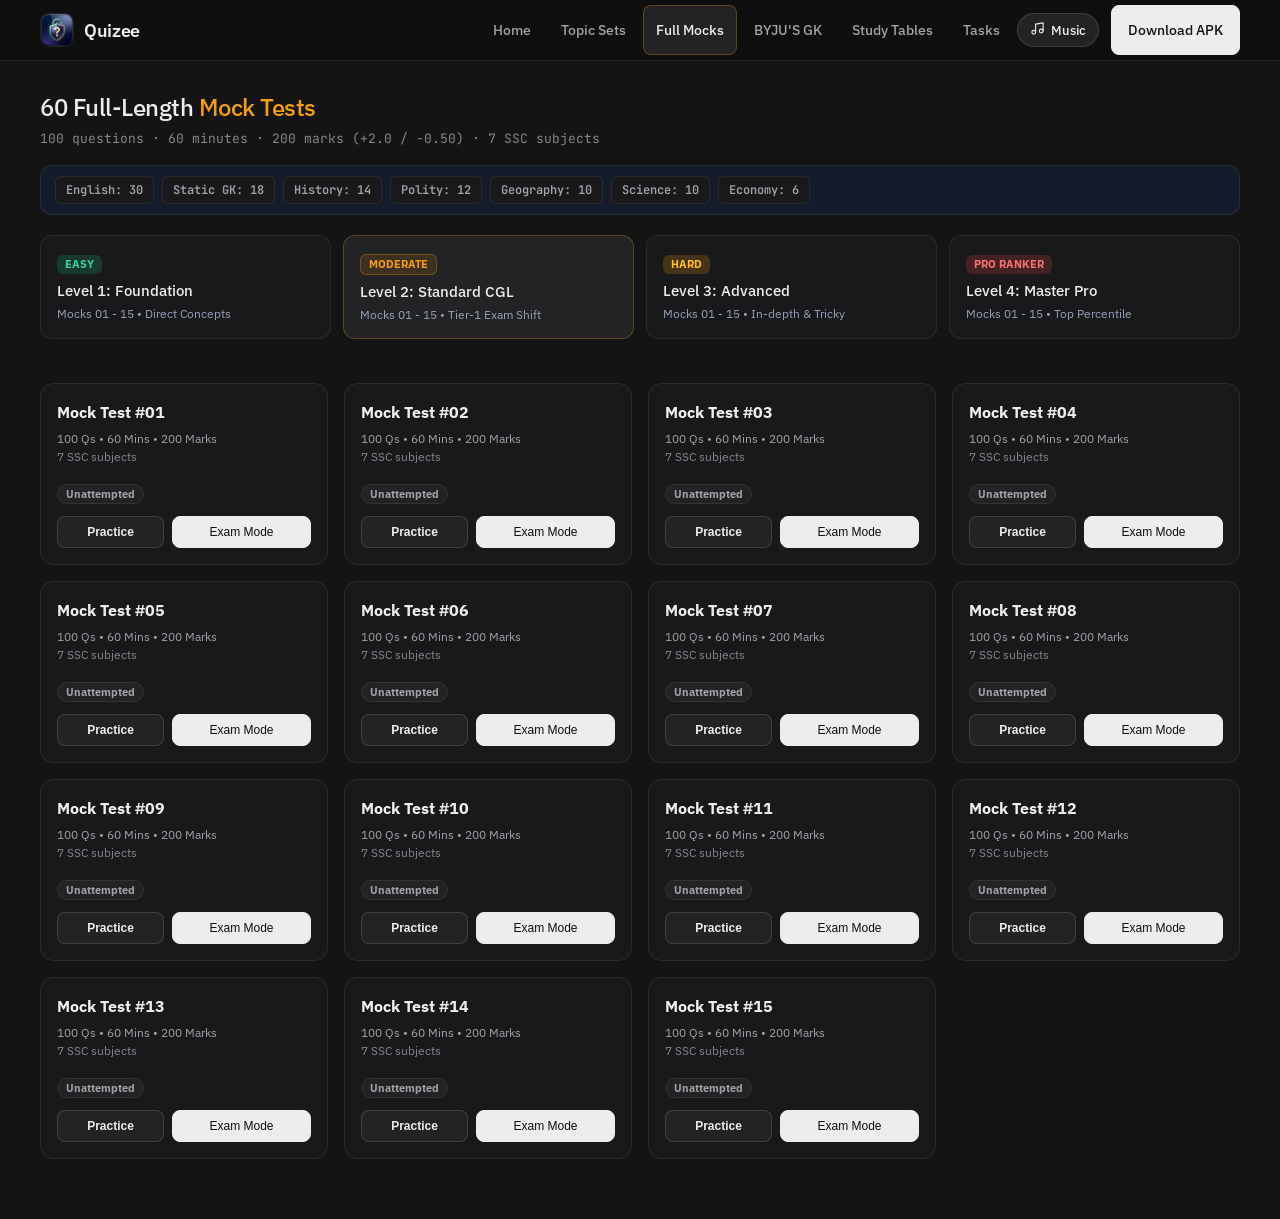
<file: mock-tests.html>
<!DOCTYPE html>
<html lang="en">
<head>
    <meta charset="UTF-8">
    <meta name="viewport" content="width=device-width, initial-scale=1.0">
    <title>SSC CGL Full Mock Tests (60 Tests) | Quizee</title>
    <meta name="description" content="Take 60 full-length 100-question SSC CGL mock tests across 4 difficulty levels with real exam timer and sectional scorecard.">

    <!-- PWA & 100% Offline Support -->
    <link rel="manifest" href="manifest.json">
    <meta name="theme-color" content="#141415">
    <meta name="color-scheme" content="dark">
    <meta name="mobile-web-app-capable" content="yes">
    <meta name="apple-mobile-web-app-capable" content="yes">
    <meta name="apple-mobile-web-app-status-bar-style" content="black-translucent">
    <meta name="apple-mobile-web-app-title" content="Quizee Mocks">

    <!-- Google Fonts -->
    <link rel="preconnect" href="https://fonts.googleapis.com">
    <link rel="preconnect" href="https://fonts.gstatic.com" crossorigin>
    <link href="https://fonts.googleapis.com/css2?family=IBM+Plex+Sans:wght@400;500;600&family=JetBrains+Mono:wght@400;500;600&display=swap" rel="stylesheet">

    <!-- CSS -->
    <link rel="stylesheet" href="assets/web_tests.css?v=4.6">

    <style>
        body {
            background-color: #0b0f19;
            color: #f8fafc;
            font-family: 'Plus Jakarta Sans', sans-serif;
            margin: 0;
            padding: 0;
            min-height: 100vh;
        }

        .mock-nav-bar {
            background: rgba(11, 15, 25, 0.9);
            border-bottom: 1px solid rgba(255, 255, 255, 0.08);
            position: sticky;
            top: 0;
            z-index: 100;
            backdrop-filter: blur(12px);
        }
        .mock-nav-inner {
            max-width: 1200px;
            margin: 0 auto;
            padding: 14px 20px;
            display: flex;
            align-items: center;
            justify-content: space-between;
        }
        .mock-logo {
            display: flex;
            align-items: center;
            gap: 10px;
            text-decoration: none;
            color: #fff;
            font-size: 18px;
            font-weight: 800;
        }
        .mock-logo-badge {
            width: 32px;
            height: 32px;
            background: linear-gradient(135deg, #6366f1, #3b82f6);
            border-radius: 9px;
            display: flex;
            align-items: center;
            justify-content: center;
            font-size: 16px;
        }
        .mock-nav-links {
            display: flex;
            align-items: center;
            gap: 16px;
        }
        .mock-nav-link {
            color: #94a3b8;
            text-decoration: none;
            font-size: 13px;
            font-weight: 600;
            transition: color 0.2s;
        }
        .mock-nav-link:hover {
            color: #fff;
        }

        @media (max-width: 640px) {
            .mock-nav-inner {
                padding: 10px 14px;
            }
            .mock-logo {
                font-size: 15px;
                gap: 8px;
            }
            .mock-logo-badge {
                width: 28px;
                height: 28px;
                font-size: 14px;
            }
            .hide-on-mobile {
                display: none;
            }
            .mock-nav-links {
                gap: 8px;
            }
            .mock-nav-link {
                font-size: 12px;
                padding: 5px 9px;
                border-radius: 8px;
                background: rgba(255, 255, 255, 0.05);
            }
            .mock-nav-topic-link {
                display: none;
            }
            .mock-nav-download-btn {
                background: linear-gradient(135deg, #6366f1, #4f46e5) !important;
                color: #fff !important;
                padding: 5px 11px !important;
                border-radius: 14px !important;
                font-weight: 700 !important;
            }
        }

        /* Hero */
        .mock-hero {
            max-width: 1200px;
            margin: 0 auto;
            padding: 30px 20px 16px;
        }
        .mock-hero-badge {
            display: inline-block;
            background: rgba(99, 102, 241, 0.12);
            border: 1px solid rgba(99, 102, 241, 0.3);
            color: #818cf8;
            padding: 4px 12px;
            border-radius: 20px;
            font-size: 11.5px;
            font-weight: 700;
            margin-bottom: 10px;
        }
        .mock-hero h1 {
            font-size: 32px;
            font-weight: 800;
            margin: 0 0 6px 0;
            color: #f8fafc;
        }
        .mock-hero h1 span {
            background: linear-gradient(135deg, #818cf8, #38bdf8);
            -webkit-background-clip: text;
            -webkit-text-fill-color: transparent;
        }
        .mock-hero p {
            color: #94a3b8;
            font-size: 14px;
            margin: 0 0 16px 0;
        }

        /* Quota Bar */
        .mock-quota-strip {
            display: flex;
            flex-wrap: wrap;
            gap: 8px;
            padding: 10px 14px;
            background: #141c2b;
            border: 1px solid rgba(255, 255, 255, 0.08);
            border-radius: 12px;
            align-items: center;
            font-size: 12px;
            color: #94a3b8;
        }
        .quota-chip {
            background: #1e293b;
            color: #cbd5e1;
            padding: 3px 8px;
            border-radius: 6px;
            font-weight: 600;
            font-size: 11px;
        }

        /* Level Tabs */
        .mock-level-grid {
            display: grid;
            grid-template-columns: repeat(auto-fit, minmax(220px, 1fr));
            gap: 12px;
            margin: 20px 0 24px;
        }
        .level-tab-card {
            background: #141c2b;
            border: 1.5px solid rgba(255, 255, 255, 0.08);
            border-radius: 14px;
            padding: 14px 16px;
            cursor: pointer;
            transition: all 0.2s;
            text-align: left;
            color: #f8fafc;
        }
        .level-tab-card:hover {
            border-color: #6366f1;
            transform: translateY(-2px);
        }
        .level-tab-card.active {
            background: linear-gradient(135deg, rgba(99, 102, 241, 0.15), rgba(15, 23, 42, 0.9));
            border-color: #6366f1;
            box-shadow: 0 4px 16px -2px rgba(99, 102, 241, 0.35);
        }
        .level-pill-badge {
            display: inline-block;
            font-size: 10.5px;
            font-weight: 800;
            padding: 2px 8px;
            border-radius: 6px;
            margin-bottom: 6px;
            text-transform: uppercase;
        }
        .badge-easy { background: rgba(16, 185, 129, 0.2); color: #34d399; }
        .badge-mod { background: var(--accent-tint); color: var(--accent); border: 1px solid var(--accent-border); }
        .badge-hard { background: rgba(245, 158, 11, 0.2); color: #fbbf24; }
        .badge-pro { background: rgba(239, 68, 68, 0.2); color: #f87171; }

        .level-tab-name {
            font-size: 15px;
            font-weight: 700;
            margin-bottom: 2px;
        }
        .level-tab-sub {
            font-size: 12px;
            color: #94a3b8;
        }

        /* Mock Cards (15) */
        .mock-container {
            max-width: 1200px;
            margin: 0 auto;
            padding: 0 20px 60px;
        }
        .mock-list-grid {
            display: grid;
            grid-template-columns: repeat(auto-fill, minmax(260px, 1fr));
            gap: 16px;
        }
        .mock-item-box {
            background: #141c2b;
            border: 1px solid rgba(255, 255, 255, 0.08);
            border-radius: 14px;
            padding: 16px;
            display: flex;
            flex-direction: column;
            justify-content: space-between;
            transition: all 0.2s;
        }
        .mock-item-box:hover {
            border-color: #6366f1;
            transform: translateY(-2px);
            box-shadow: 0 8px 24px -6px rgba(0, 0, 0, 0.5);
        }
        .mock-box-top {
            display: flex;
            justify-content: space-between;
            align-items: center;
            margin-bottom: 6px;
        }
        .mock-box-num {
            font-size: 16px;
            font-weight: 800;
            color: #f8fafc;
        }
        .mock-box-score {
            font-size: 11px;
            font-weight: 700;
            padding: 2px 8px;
            border-radius: 10px;
            background: #1e293b;
            color: #94a3b8;
        }
        .mock-box-score.done {
            background: rgba(16, 185, 129, 0.15);
            color: #10b981;
            border: 1px solid rgba(16, 185, 129, 0.3);
        }
        .mock-box-meta {
            font-size: 12px;
            color: #94a3b8;
            margin-bottom: 14px;
        }
        .mock-box-actions {
            display: grid;
            grid-template-columns: 1fr 1.3fr;
            gap: 8px;
        }
        .btn-box-practice {
            background: #1e293b;
            border: 1px solid #334155;
            color: #cbd5e1;
            padding: 8px 10px;
            border-radius: 8px;
            font-size: 12px;
            font-weight: 700;
            cursor: pointer;
            text-align: center;
            transition: all 0.2s;
        }
        .btn-box-practice:hover {
            background: #334155;
            color: #fff;
        }
        .btn-box-exam {
            background: #2563eb;
            border: none;
            color: #fff;
            padding: 8px 12px;
            border-radius: 8px;
            font-size: 12px;
            font-weight: 700;
            cursor: pointer;
            text-align: center;
            transition: background 0.2s;
        }
        .btn-box-exam:hover {
            background: #1d4ed8;
        }
    
        /* Floating Offline / Online Toast */
        .offline-status-toast {
            position: fixed;
            bottom: 24px;
            left: 50%;
            transform: translateX(-50%);
            z-index: 9999;
            background: rgba(15, 23, 42, 0.95);
            border: 1px solid rgba(16, 185, 129, 0.4);
            color: #f8fafc;
            padding: 10px 18px;
            border-radius: 30px;
            font-size: 13px;
            font-weight: 600;
            display: flex;
            align-items: center;
            gap: 8px;
            box-shadow: 0 10px 25px -5px rgba(0, 0, 0, 0.6);
            backdrop-filter: blur(12px);
            max-width: 90vw;
            text-align: center;
            white-space: nowrap;
            transition: all 0.3s ease;
        }
        .offline-status-toast.toast-offline {
            border-color: rgba(245, 158, 11, 0.6);
            color: #fef3c7;
        }
        .offline-status-toast.toast-online {
            border-color: rgba(16, 185, 129, 0.6);
            color: #d1fae5;
        }

    </style>
    <link rel="stylesheet" href="assets/quizee-theme.css?v=9">
</head>
<body>
    <audio id="quizeAudioPlayer" preload="auto">
        <source src="assets/quzeaudio.mp3" type="audio/mpeg">
        <source src="assets/quzeaudio.mpeg" type="audio/mpeg">
    </audio>

    <!-- Header Navigation -->
    <header class="mock-nav-bar">
        <div class="mock-nav-inner">
            <a href="index.html" class="mock-logo">
                <img src="assets/icon.png" alt="Quizee Icon">
                <span>Quizee</span>
            </a>
            <div class="mock-nav-links">
                <a href="index.html" class="mock-nav-link">Home</a>
                <a href="index.html#online-tests" class="mock-nav-link mock-nav-topic-link">Topic Sets</a>
                <a href="mock-tests.html" class="mock-nav-link active">Full Mocks</a>
                <a href="byjus-gk.html" class="mock-nav-link">BYJU'S GK</a>
                <a href="tables.html" class="mock-nav-link">Study Tables</a>
                <a href="tasks.html" class="mock-nav-link">Tasks</a>
                <button class="nav-btn-audio quize-audio-btn" type="button" title="Play Quizee Music">
                    <span class="audio-btn-icon"><svg width="15" height="15" viewBox="0 0 24 24" fill="none" stroke="currentColor" stroke-width="1.75" stroke-linecap="round" stroke-linejoin="round"><path d="M9 18V5l12-2v13"></path><circle cx="6" cy="18" r="3"></circle><circle cx="18" cy="16" r="3"></circle></svg></span>
                    <span class="audio-btn-text">Music</span>
                </button>
                <a href="quizee.apk" download="quizee.apk" class="mock-nav-link mock-nav-download-btn">Download APK</a>
            </div>
            <div class="nav-mobile-actions">
                <button class="nav-btn-mobile-audio quize-audio-btn" type="button" aria-label="Play Music" title="Play Quizee Music">
                    <span class="audio-btn-icon"><svg width="15" height="15" viewBox="0 0 24 24" fill="none" stroke="currentColor" stroke-width="1.75" stroke-linecap="round" stroke-linejoin="round"><path d="M9 18V5l12-2v13"></path><circle cx="6" cy="18" r="3"></circle><circle cx="18" cy="16" r="3"></circle></svg></span>
                </button>
                <button class="hamburger-btn" id="mockMobileToggle" aria-label="Toggle navigation">
                    <span></span><span></span><span></span>
                </button>
            </div>
        </div>
        <div class="mobile-drawer" id="mockMobileDrawer">
            <a href="index.html" class="mobile-nav-link">Home</a>
            <a href="index.html#online-tests" class="mobile-nav-link">Topic Practice Sets</a>
            <a href="mock-tests.html" class="mobile-nav-link active">Full Mocks</a>
            <a href="byjus-gk.html" class="mobile-nav-link">BYJU'S GK</a>
            <a href="tables.html" class="mobile-nav-link">Study Tables</a>
            <a href="tasks.html" class="mobile-nav-link">Syllabus Tasks</a>
            <a href="quizee.apk" download="quizee.apk" class="mobile-nav-link" style="background:var(--text-main); color:var(--bg-deep); font-weight:500;">Download Quizee APK</a>
        </div>
    </header>

    <!-- Hero -->
    <section class="mock-hero">
        <h1>60 Full-Length <span>Mock Tests</span></h1>
        <p>100 questions · 60 minutes · 200 marks (+2.0 / -0.50) · 7 SSC subjects</p>

        <!-- Quota Strip -->
        <div class="mock-quota-strip">
            <span class="quota-chip">English: 30</span>
            <span class="quota-chip">Static GK: 18</span>
            <span class="quota-chip">History: 14</span>
            <span class="quota-chip">Polity: 12</span>
            <span class="quota-chip">Geography: 10</span>
            <span class="quota-chip">Science: 10</span>
            <span class="quota-chip">Economy: 6</span>
        </div>

        <!-- Level Selector Tabs -->
        <div class="mock-level-grid">
            <div class="level-tab-card" onclick="selectLevel(1)">
                <span class="level-pill-badge badge-easy">Easy</span>
                <div class="level-tab-name">Level 1: Foundation</div>
                <div class="level-tab-sub">Mocks 01 - 15 • Direct Concepts</div>
            </div>
            <div class="level-tab-card active" onclick="selectLevel(2)">
                <span class="level-pill-badge badge-mod">Moderate</span>
                <div class="level-tab-name">Level 2: Standard CGL</div>
                <div class="level-tab-sub">Mocks 01 - 15 • Tier-1 Exam Shift</div>
            </div>
            <div class="level-tab-card" onclick="selectLevel(3)">
                <span class="level-pill-badge badge-hard">Hard</span>
                <div class="level-tab-name">Level 3: Advanced</div>
                <div class="level-tab-sub">Mocks 01 - 15 • In-depth & Tricky</div>
            </div>
            <div class="level-tab-card" onclick="selectLevel(4)">
                <span class="level-pill-badge badge-pro">Pro Ranker</span>
                <div class="level-tab-name">Level 4: Master Pro</div>
                <div class="level-tab-sub">Mocks 01 - 15 • Top Percentile</div>
            </div>
        </div>
    </section>

    <!-- Mock Cards List -->
    <main class="mock-container">
        <div class="mock-list-grid" id="mockCardsGrid">
            <!-- 15 Cards injected dynamically -->
        </div>
    </main>

    <!-- Modal Elements from template -->
    <div class="web-test-modal-overlay" id="webTestModal">
        <div class="web-test-window">
            <!-- Header -->
            <div class="web-test-header">
                <button class="btn-test-exit" onclick="window.confirmExitTest()">
                    <svg width="14" height="14" viewBox="0 0 24 24" fill="none" stroke="currentColor" stroke-width="2.5" stroke-linecap="round" stroke-linejoin="round"><polyline points="15 18 9 12 15 6"></polyline></svg>
                    <span>Exit Test</span>
                </button>
                <div class="test-header-center">
                    <div class="test-header-title" id="webTestHeaderTitle">Practice Test</div>
                    <div class="test-header-progress" id="webTestHeaderProgress">Question 1 of 50</div>
                </div>
                <div class="test-header-right">
                    <span class="test-score-pill" id="webTestScorePill">Score: 0</span>
                    <button class="btn-test-translate" id="btnTestTranslate" onclick="window.toggleTestLanguage()">अ / A Hindi</button>
                </div>
            </div>

            <!-- Horizontal Progress Bar -->
            <div class="web-test-progress-bar">
                <div class="web-test-progress-fill" id="webTestProgressFill"></div>
            </div>

            <!-- Active Test Body -->
            <div class="web-test-body" id="webTestActiveBody">
                <div class="web-question-card">
                    <span class="question-category-tag" id="webQuestionCategory">General</span>
                    <div class="question-diagram-container" id="webQuestionDiagram" style="display:none;"></div>
                    <div class="question-text-content" id="webQuestionText">Loading question...</div>
                </div>
                <div class="web-options-grid" id="webOptionsContainer">
                    <!-- Populated dynamically -->
                </div>
                <div class="web-explanation-box" id="webQuestionExplanation" style="display:none;"></div>
            </div>

            <!-- Active Test Footer Action Bar -->
            <div class="web-test-footer" id="webTestFooter">
                <button class="btn-test-skip" id="btnTestSkip" onclick="window.handleSkipQuestion()">Skip Question</button>
                <button class="btn-test-next" id="btnTestNext" onclick="window.handleNextQuestion()" disabled>Next Question ➔</button>
            </div>

            <!-- Test Results View -->
            <div class="web-test-results-view" id="webTestResultsView">
                <div class="results-emoji-burst">🎉</div>
                <h3 class="results-main-title" id="resultsMainTitle">Test Completed!</h3>
                <div class="results-subtitle" id="resultsSubtitle">Practice Session Summary</div>

                <div class="results-score-card">
                    <div class="results-score-digits" id="resultsScoreDigits">48 / 50</div>
                    <div class="results-accuracy-pill" id="resultsAccuracyPill">96% Accuracy</div>
                    <div class="results-badge-callout" id="resultsBadgeCallout">🏆 Outstanding! Master Level</div>

                    <div class="results-metrics-grid">
                        <div>
                            <div class="results-metric-val" style="color:#10b981;" id="resultsMetricCorrect">48</div>
                            <div class="results-metric-lbl">Correct</div>
                        </div>
                        <div>
                            <div class="results-metric-val" style="color:#ef4444;" id="resultsMetricWrong">2</div>
                            <div class="results-metric-lbl">Wrong</div>
                        </div>
                        <div>
                            <div class="results-metric-val" style="color:#f59e0b;" id="resultsMetricSkipped">0</div>
                            <div class="results-metric-lbl">Skipped</div>
                        </div>
                    </div>
                </div>

                <div class="results-action-buttons">
                    <button class="btn-results-retest" onclick="window.retestCurrentSet()">
                        <span>🔁 Retest This Set</span>
                    </button>
                    <button class="btn-results-review" id="btnToggleReview" onclick="window.toggleResultsReview()">
                        <span>📋 View Detailed Question Review</span>
                    </button>
                    <button class="btn-results-close" onclick="window.closeWebTest()">
                        <span>← Return to Curriculum</span>
                    </button>
                </div>

                <!-- Review Accordion List -->
                <div class="results-review-accordion" id="resultsReviewList">
                    <!-- Populated dynamically with full question text, your answer, correct answer -->
                </div>
            </div>
        </div>
    </div>

    <!-- Confirmation Dialog for Exiting Test -->
    <div class="web-confirm-modal" id="webExitConfirmModal">
        <div class="confirm-box">
            <div class="confirm-title">Exit Practice Test?</div>
            <div class="confirm-desc">Are you sure you want to exit? Your current in-progress test session will not be saved.</div>
            <div class="confirm-actions">
                <button class="btn-confirm-stay" id="btnConfirmStay">Continue Test</button>
                <button class="btn-confirm-exit" id="btnConfirmExit">Exit Test</button>
            </div>
        </div>
    </div>

    <!-- Scripts -->
    <script src="data/all_questions.js?v=4.5"></script>
    <script src="assets/web_tests.js?v=4.5"></script>
    <script>
        let currentLevel = 2;

        function selectLevel(lvl) {
            currentLevel = lvl;
            const cards = document.querySelectorAll('.level-tab-card');
            cards.forEach((card, idx) => {
                if (idx + 1 === lvl) card.classList.add('active');
                else card.classList.remove('active');
            });
            renderMockCards();
        }

        function renderMockCards() {
            const grid = document.getElementById('mockCardsGrid');
            if (!grid) return;

            const lvlMeta = {
                1: { badge: 'Easy', cls: 'badge-easy' },
                2: { badge: 'Moderate', cls: 'badge-mod' },
                3: { badge: 'Hard', cls: 'badge-hard' },
                4: { badge: 'Pro Ranker', cls: 'badge-pro' }
            }[currentLevel];

            let html = '';
            for (let i = 1; i <= 15; i++) {
                const setKey = `mock_level_${currentLevel}_test_${i}`;
                const completed = localStorage.getItem(`${setKey}_completed`) === 'true';
                const score = localStorage.getItem(`${setKey}_score`);

                let scoreText = 'Unattempted';
                let isDone = false;
                if (completed && score !== null) {
                    scoreText = `Score: ${parseFloat(score).toFixed(1)} / 200`;
                    isDone = true;
                }

                html += `
                    <div class="mock-item-box">
                        <div>
                            <div class="mock-box-top">
                                <span class="mock-box-num">Mock Test #${i < 10 ? '0' + i : i}</span>
                            </div>
                            <div class="mock-box-meta">
                                100 Qs • 60 Mins • 200 Marks<br>
                                <span style="font-size:12px; color:var(--text-muted);">7 SSC subjects</span>
                            </div>
                            <div style="margin-bottom:12px;">
                                <span class="mock-box-score ${isDone ? 'done' : ''}">${scoreText}</span>
                            </div>
                        </div>
                        <div class="mock-box-actions">
                            <button class="btn-box-practice" onclick="launchMockDirectly(${currentLevel}, ${i}, false)">Practice</button>
                            <button class="btn-box-exam" onclick="launchMockDirectly(${currentLevel}, ${i}, true)">Exam Mode</button>
                        </div>
                    </div>
                `;
            }
            grid.innerHTML = html;
        }

        function launchMockDirectly(lvl, mockNum, isExam) {
            if (typeof window.startMockDirectly === 'function') {
                window.startMockDirectly(lvl, mockNum, isExam);
            } else {
                alert('Loading question bank, please wait 1 second...');
            }
        }

        document.addEventListener('DOMContentLoaded', () => {
            renderMockCards();
        });
    </script>
    <!-- Floating Offline / Online Status Toast -->
    <div id="offlineStatusToast" class="offline-status-toast" style="display:none;">
        <span class="offline-icon">📡</span>
        <span id="offlineStatusMsg">Offline Mode Active — All 60 Full Mock Tests Work Without Internet!</span>
    </div>

    <!-- PWA Offline Service Worker Registration & Network Monitor -->
    <script>
        (function() {
            if ('serviceWorker' in navigator) {
                window.addEventListener('load', () => {
                    navigator.serviceWorker.register('./sw.js', { scope: './' })
                        .then(reg => {
                            console.log('Quizee Mock Portal Service Worker active! Scope:', reg.scope);
                        })
                        .catch(err => {
                            console.warn('Service Worker registration skipped:', err);
                        });
                });
            }

            const toast = document.getElementById('offlineStatusToast');
            const toastMsg = document.getElementById('offlineStatusMsg');
            let toastTimer = null;

            function showToast(msg, isOffline) {
                if (!toast || !toastMsg) return;
                toastMsg.textContent = msg;
                toast.className = 'offline-status-toast ' + (isOffline ? 'toast-offline' : 'toast-online');
                toast.style.display = 'flex';
                clearTimeout(toastTimer);
                if (!isOffline) {
                    toastTimer = setTimeout(() => {
                        toast.style.display = 'none';
                    }, 4000);
                }
            }

            if (!navigator.onLine) {
                showToast('📡 Offline Mode Active — All 60 Full Mock Tests Work Without Internet!', true);
            }

            window.addEventListener('offline', () => {
                showToast('📡 You are offline — All 60 mock tests continue running 100% offline!', true);
            });

            window.addEventListener('online', () => {
                showToast('⚡ Back Online! Everything is up to date.', false);
            });
        })();
        const mockToggle = document.getElementById('mockMobileToggle');
        const mockDrawer = document.getElementById('mockMobileDrawer');
        if (mockToggle && mockDrawer) {
            mockToggle.addEventListener('click', () => {
                mockToggle.classList.toggle('active');
                mockDrawer.classList.toggle('active');
            });
        }
    </script>
    <script src="assets/quizee-audio.js?v=2"></script>
</body>
</html>
</file>
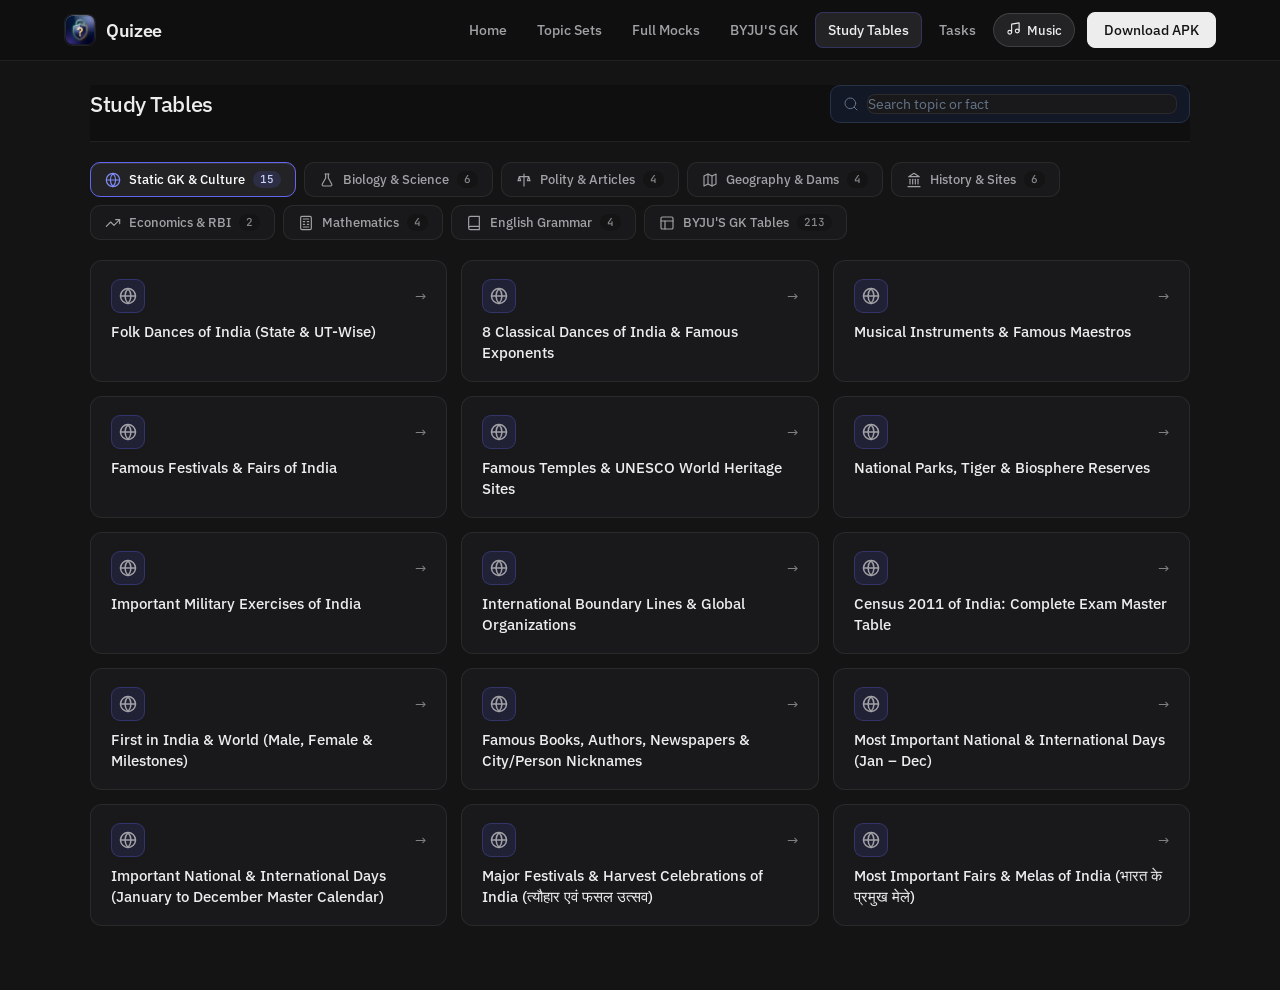
<file: tables.html>
<!DOCTYPE html>
<html lang="en">
<head>
    <meta charset="UTF-8">
    <meta name="viewport" content="width=device-width, initial-scale=1.0">
    <title>Study Tables — Subject & Topic-Wise Revision | Quizee</title>
    <meta name="description" content="Clean subject & topic-wise revision tables: Folk Dances, Vitamins, Constitution Articles & Parts, Schedules, Dams & Rivers, IVC Sites, Math Formulas & English Grammar.">
    <link rel="icon" type="image/png" href="assets/favicon.png">

    <!-- PWA & Offline Support -->
    <link rel="manifest" href="manifest.json">
    <meta name="theme-color" content="#141415">
    <meta name="color-scheme" content="dark">
    <meta name="mobile-web-app-capable" content="yes">
    <meta name="apple-mobile-web-app-capable" content="yes">
    <meta name="apple-mobile-web-app-status-bar-style" content="black-translucent">
    <meta name="apple-mobile-web-app-title" content="Quizee Tables">

    <!-- Google Fonts -->
    <link rel="preconnect" href="https://fonts.googleapis.com">
    <link rel="preconnect" href="https://fonts.gstatic.com" crossorigin>
    <link href="https://fonts.googleapis.com/css2?family=IBM+Plex+Sans:wght@400;500;600&family=JetBrains+Mono:wght@400;500;600&display=swap" rel="stylesheet">

    <link rel="stylesheet" href="assets/tables.css?v=2">

    <style>
        :root {
            --primary: #6366f1;
            --bg-dark: #0b0f19;
            --card-bg: #121826;
            --card-border: #232d42;
            --text-main: #f8fafc;
            --text-muted: #94a3b8;
        }

        *, *::before, *::after {
            margin: 0;
            padding: 0;
            box-sizing: border-box;
        }

        body {
            background-color: var(--bg-dark);
            color: var(--text-main);
            font-family: 'Plus Jakarta Sans', sans-serif;
            min-height: 100vh;
            line-height: 1.5;
            -webkit-font-smoothing: antialiased;
        }

        /* Header */
        .site-header {
            position: sticky;
            top: 0;
            width: 100%;
            z-index: 1000;
            background: rgba(11, 15, 25, 0.94);
            backdrop-filter: blur(14px);
            -webkit-backdrop-filter: blur(14px);
            border-bottom: 1px solid rgba(255, 255, 255, 0.08);
        }

        .nav-container {
            max-width: 1280px;
            margin: 0 auto;
            padding: 0 20px;
        }

        nav.navbar {
            display: flex;
            align-items: center;
            justify-content: space-between;
            height: 62px;
            gap: 16px;
        }

        .logo-wrap {
            display: flex;
            align-items: center;
            gap: 10px;
            text-decoration: none;
            color: var(--text-main);
            flex-shrink: 0;
        }

        .logo-wrap img {
            width: 32px;
            height: 32px;
            border-radius: 8px;
        }

        .logo-text {
            font-size: 19px;
            font-weight: 800;
            letter-spacing: -0.4px;
            color: #fff;
        }

        .nav-links-desktop {
            display: flex;
            align-items: center;
            gap: 6px;
        }

        .nav-btn {
            text-decoration: none;
            color: #cbd5e1;
            font-size: 13.5px;
            font-weight: 600;
            padding: 7px 12px;
            border-radius: 8px;
            transition: background 0.15s, color 0.15s;
            white-space: nowrap;
        }

        .nav-btn:hover {
            color: #fff;
            background: rgba(255, 255, 255, 0.06);
        }

        .nav-btn-active {
            background: rgba(99, 102, 241, 0.2);
            color: #c7d2fe;
        }

        .nav-btn-primary {
            background: #6366f1;
            color: #fff;
        }

        .nav-btn-primary:hover {
            background: #4f46e5;
        }

        .hamburger-btn {
            display: none;
            background: rgba(255, 255, 255, 0.05);
            border: 1px solid rgba(255, 255, 255, 0.1);
            border-radius: 8px;
            padding: 7px 9px;
            cursor: pointer;
            flex-direction: column;
            gap: 4px;
        }

        .hamburger-btn span {
            display: block;
            width: 18px;
            height: 2px;
            background: #e2e8f0;
            border-radius: 2px;
        }

        .mobile-drawer {
            display: none;
            flex-direction: column;
            background: #0f1626;
            border-top: 1px solid rgba(255, 255, 255, 0.08);
            padding: 10px 16px 16px;
        }

        .mobile-drawer.open {
            display: flex;
        }

        .mobile-nav-link {
            text-decoration: none;
            color: #cbd5e1;
            padding: 9px 12px;
            font-size: 14px;
            font-weight: 600;
            border-radius: 8px;
            margin-bottom: 4px;
        }

        .mobile-nav-link.active {
            background: rgba(99, 102, 241, 0.18);
            color: #c7d2fe;
        }

        @media (max-width: 900px) {
            .nav-links-desktop { display: none; }
            .hamburger-btn { display: flex; }
        }
    
        /* =========================================================
           STUDY TABLES: COMPLETE PURGE OF YELLOW / AMBER
           ========================================================= */
        :root {
            --accent: #6366f1 !important;
            --accent-hover: #4f46e5 !important;
            --accent-tint: rgba(99, 102, 241, 0.12) !important;
            --accent-border: rgba(99, 102, 241, 0.28) !important;
            --primary: #6366f1 !important;
            --primary-glow: #818cf8 !important;
            --secondary: #4f46e5 !important;
            --amber: #6366f1 !important;
        }

        /* Completely hide row count indicators */
        .drill-card-meta,
        .reader-kicker .row-count {
            display: none !important;
        }

        /* Reader Kicker & Titles: Cool Indigo / Slate */
        .reader-kicker {
            color: #818cf8 !important;
        }

        /* Subject Tab Buttons & Badges: Cool Indigo / Slate (Zero Yellow) */
        .subject-tab-btn.active {
            border-color: #6366f1 !important;
            color: #ffffff !important;
        }

        .subject-tab-btn.active .tab-svg-icon {
            color: #818cf8 !important;
        }

        .subject-tab-btn.active .tab-count-badge {
            background: rgba(99, 102, 241, 0.16) !important;
            color: #c7d2fe !important;
        }

        .sb-subject-btn.active .sb-count {
            color: #818cf8 !important;
        }

        .sb-subject-btn.active,
        .sb-topic-btn.active {
            border-color: rgba(99, 102, 241, 0.4) !important;
        }

        /* Drill Cards & Hover: Indigo accents */
        .drill-card:hover {
            border-color: rgba(99, 102, 241, 0.4) !important;
        }

        .drill-card:hover .drill-card-arrow {
            color: #818cf8 !important;
        }

        .search-wrap:focus-within,
        .search-wrap input:focus,
        .tables-search-input:focus {
            border-color: #6366f1 !important;
        }

        /* Search highlights: Cool Indigo / Ice (Zero Yellow) */
        mark.hl {
            background: rgba(99, 102, 241, 0.25) !important;
            color: #e0e7ff !important;
        }

        /* Memorize / Recall Button: Mint Emerald */
        .btn-recall.active {
            background: rgba(16, 185, 129, 0.16) !important;
            border-color: rgba(16, 185, 129, 0.4) !important;
            color: #6ee7b7 !important;
        }

        /* Clean Table Hover */
        .clean-table tr:hover td {
            background: rgba(99, 102, 241, 0.05) !important;
        }

    </style>
    <link rel="stylesheet" href="assets/quizee-theme.css?v=9">
</head>
<body class="page-tables">
    <audio id="quizeAudioPlayer" preload="auto">
        <source src="assets/quzeaudio.mp3" type="audio/mpeg">
        <source src="assets/quzeaudio.mpeg" type="audio/mpeg">
    </audio>

    <header class="site-header">
        <div class="nav-container">
            <nav class="navbar">
                <a href="index.html" class="logo-wrap">
                    <img src="assets/icon.png" alt="Quizee" width="32" height="32">
                    <span class="logo-text">Quizee</span>
                </a>

                <div class="nav-links-desktop">
                    <a href="index.html" class="nav-btn">Home</a>
                    <a href="index.html#online-tests" class="nav-btn">Topic Sets</a>
                    <a href="mock-tests.html" class="nav-btn">Full Mocks</a>
                    <a href="byjus-gk.html" class="nav-btn">BYJU'S GK</a>
                    <a href="tables.html" class="nav-btn nav-btn-active">Study Tables</a>
                    <a href="tasks.html" class="nav-btn">Tasks</a>
                    <button class="nav-btn-audio quize-audio-btn" type="button" title="Play Quizee Music">
                        <span class="audio-btn-icon"><svg width="15" height="15" viewBox="0 0 24 24" fill="none" stroke="currentColor" stroke-width="1.75" stroke-linecap="round" stroke-linejoin="round"><path d="M9 18V5l12-2v13"></path><circle cx="6" cy="18" r="3"></circle><circle cx="18" cy="16" r="3"></circle></svg></span>
                        <span class="audio-btn-text">Music</span>
                    </button>
                    <a href="quizee.apk" download="quizee.apk" class="nav-btn nav-btn-primary">Download APK</a>
                </div>

                <div class="nav-mobile-actions">
                    <button class="nav-btn-mobile-audio quize-audio-btn" type="button" aria-label="Play Music" title="Play Quizee Music">
                        <span class="audio-btn-icon"><svg width="15" height="15" viewBox="0 0 24 24" fill="none" stroke="currentColor" stroke-width="1.75" stroke-linecap="round" stroke-linejoin="round"><path d="M9 18V5l12-2v13"></path><circle cx="6" cy="18" r="3"></circle><circle cx="18" cy="16" r="3"></circle></svg></span>
                    </button>
                    <button class="hamburger-btn" id="tablesMobileToggle" aria-label="Menu">
                        <span></span><span></span><span></span>
                    </button>
                </div>
            </nav>
        </div>

        <div class="mobile-drawer" id="tablesMobileDrawer">
            <a href="index.html" class="mobile-nav-link">Home</a>
            <a href="index.html#online-tests" class="mobile-nav-link">Topic Practice Sets</a>
            <a href="mock-tests.html" class="mobile-nav-link">Full Mock Tests</a>
            <a href="byjus-gk.html" class="mobile-nav-link">BYJU'S GK</a>
            <a href="tables.html" class="mobile-nav-link active">Study Tables</a>
            <a href="tasks.html" class="mobile-nav-link">Syllabus Tasks</a>
        </div>
    </header>

    <main class="tables-shell">
        <!-- Compact Top Bar -->
        <div class="tables-topbar">
            <div class="topbar-title-group">
                <h1>Study Tables</h1>
            </div>

            <div class="topbar-controls">
                <div class="search-wrap">
                    <svg width="16" height="16" viewBox="0 0 24 24" fill="none" stroke="currentColor" stroke-width="1.5" stroke-linecap="round" stroke-linejoin="round">
                        <circle cx="11" cy="11" r="8"></circle>
                        <line x1="21" y1="21" x2="16.65" y2="16.65"></line>
                    </svg>
                    <input type="text" id="tablesSearchInput" placeholder="Search topic or fact" autocomplete="off">
                    <button type="button" id="btnClearSearch" class="btn-clear" title="Clear">
                        <svg width="14" height="14" viewBox="0 0 24 24" fill="none" stroke="currentColor" stroke-width="1.5" stroke-linecap="round" stroke-linejoin="round"><line x1="18" y1="6" x2="6" y2="18"></line><line x1="6" y1="6" x2="18" y2="18"></line></svg>
                    </button>
                </div>

                <button type="button" id="btnRecallToggle" class="btn-recall" style="display:none;" title="Hide answer columns so you can test yourself">
                    Hide Answers
                </button>
            </div>
        </div>

        <!-- Step-by-Step Drill-Down Stage (Subjects -> Topics -> Table Reader) -->
        <div id="tablesBreadcrumb" class="drill-breadcrumb" style="display:none;"></div>
        <section id="tablesStage" class="tables-stage"></section>
    </main>

    <button type="button" id="btnBackToTop" class="btn-back-top" aria-label="Back to Top">↑</button>

    <script src="data/study_tables_data.js"></script>
    <script src="data/byjus_gk_data.js"></script>
    <script src="assets/tables.js?v=5"></script>
    <script>
        const tablesToggle = document.getElementById('tablesMobileToggle');
        const tablesDrawer = document.getElementById('tablesMobileDrawer');
        if (tablesToggle && tablesDrawer) {
            tablesToggle.addEventListener('click', () => {
                tablesToggle.classList.toggle('active');
                tablesDrawer.classList.toggle('active');
            });
        }
        if ('serviceWorker' in navigator) {
            window.addEventListener('load', () => {
                navigator.serviceWorker.register('./sw.js', { scope: './' }).catch(() => {});
            });
        }
    </script>
    <script src="assets/quizee-audio.js?v=2"></script>
</body>
</html>
</file>
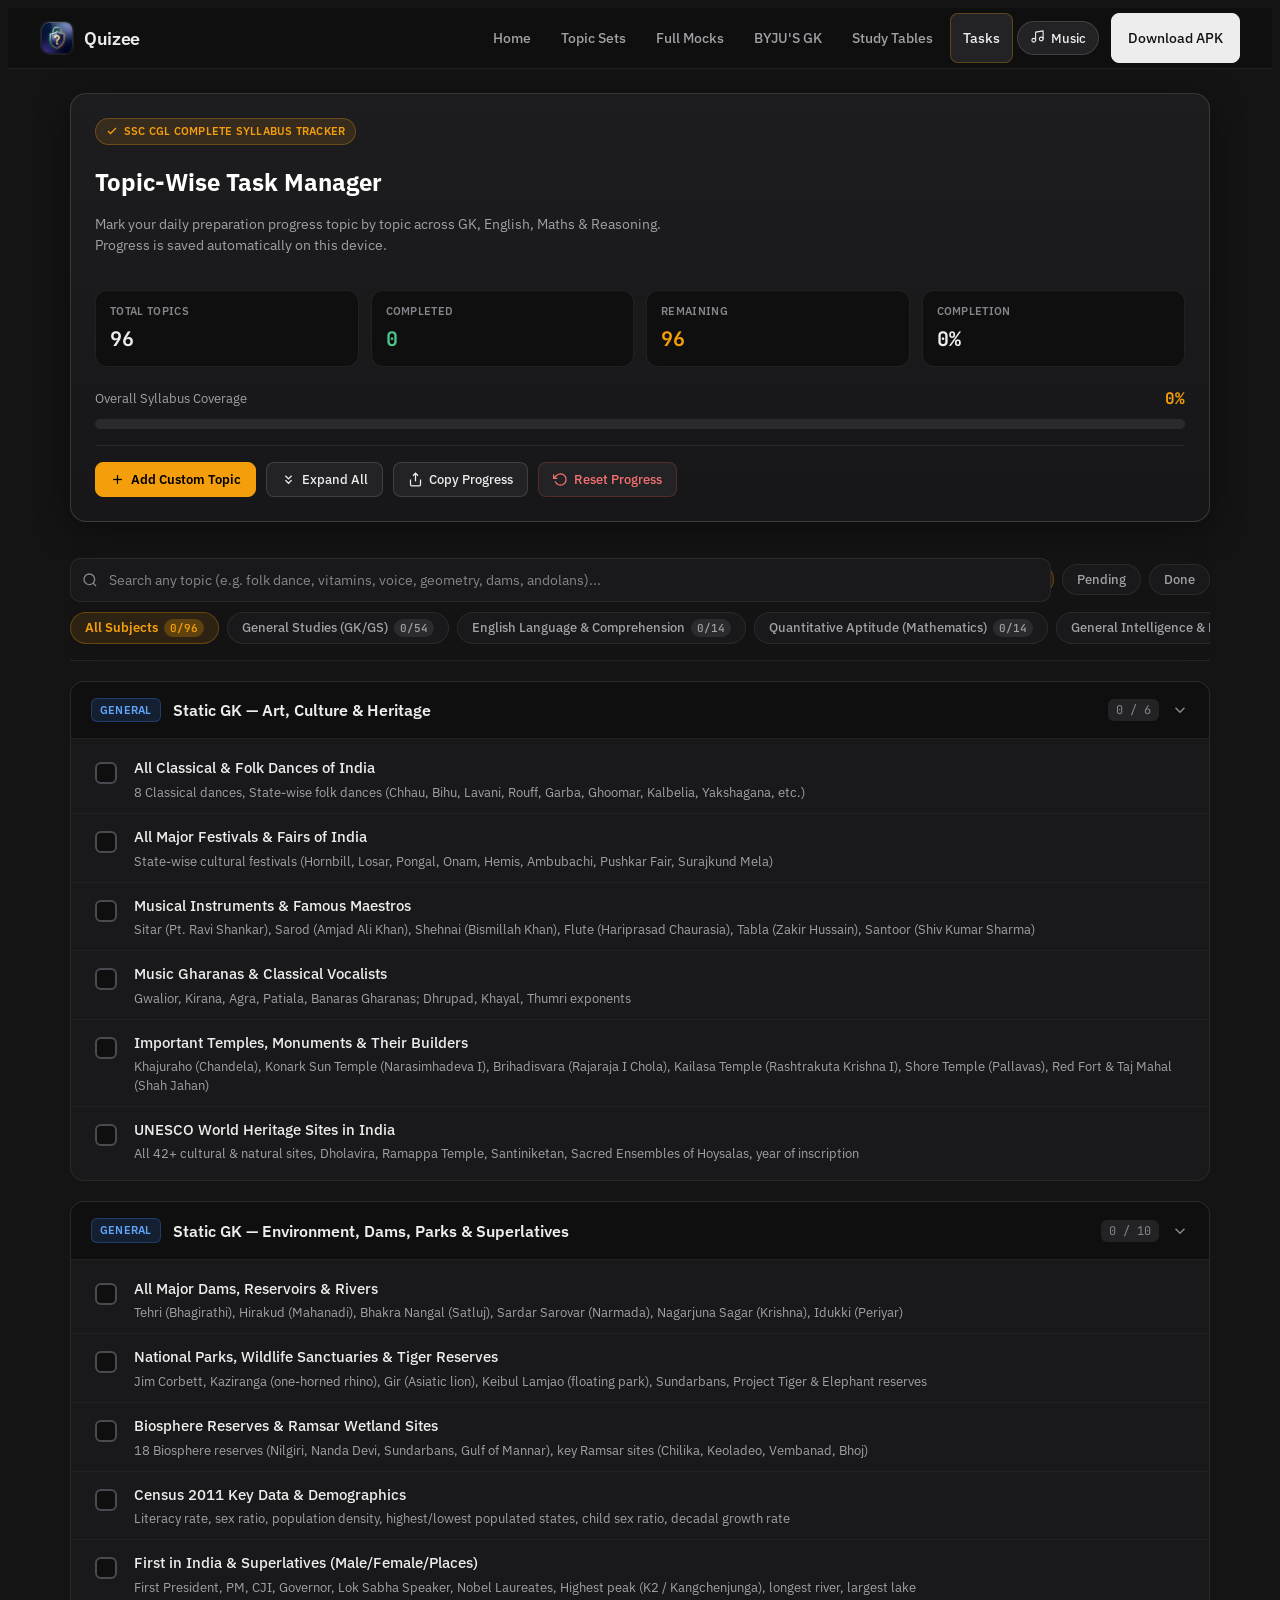
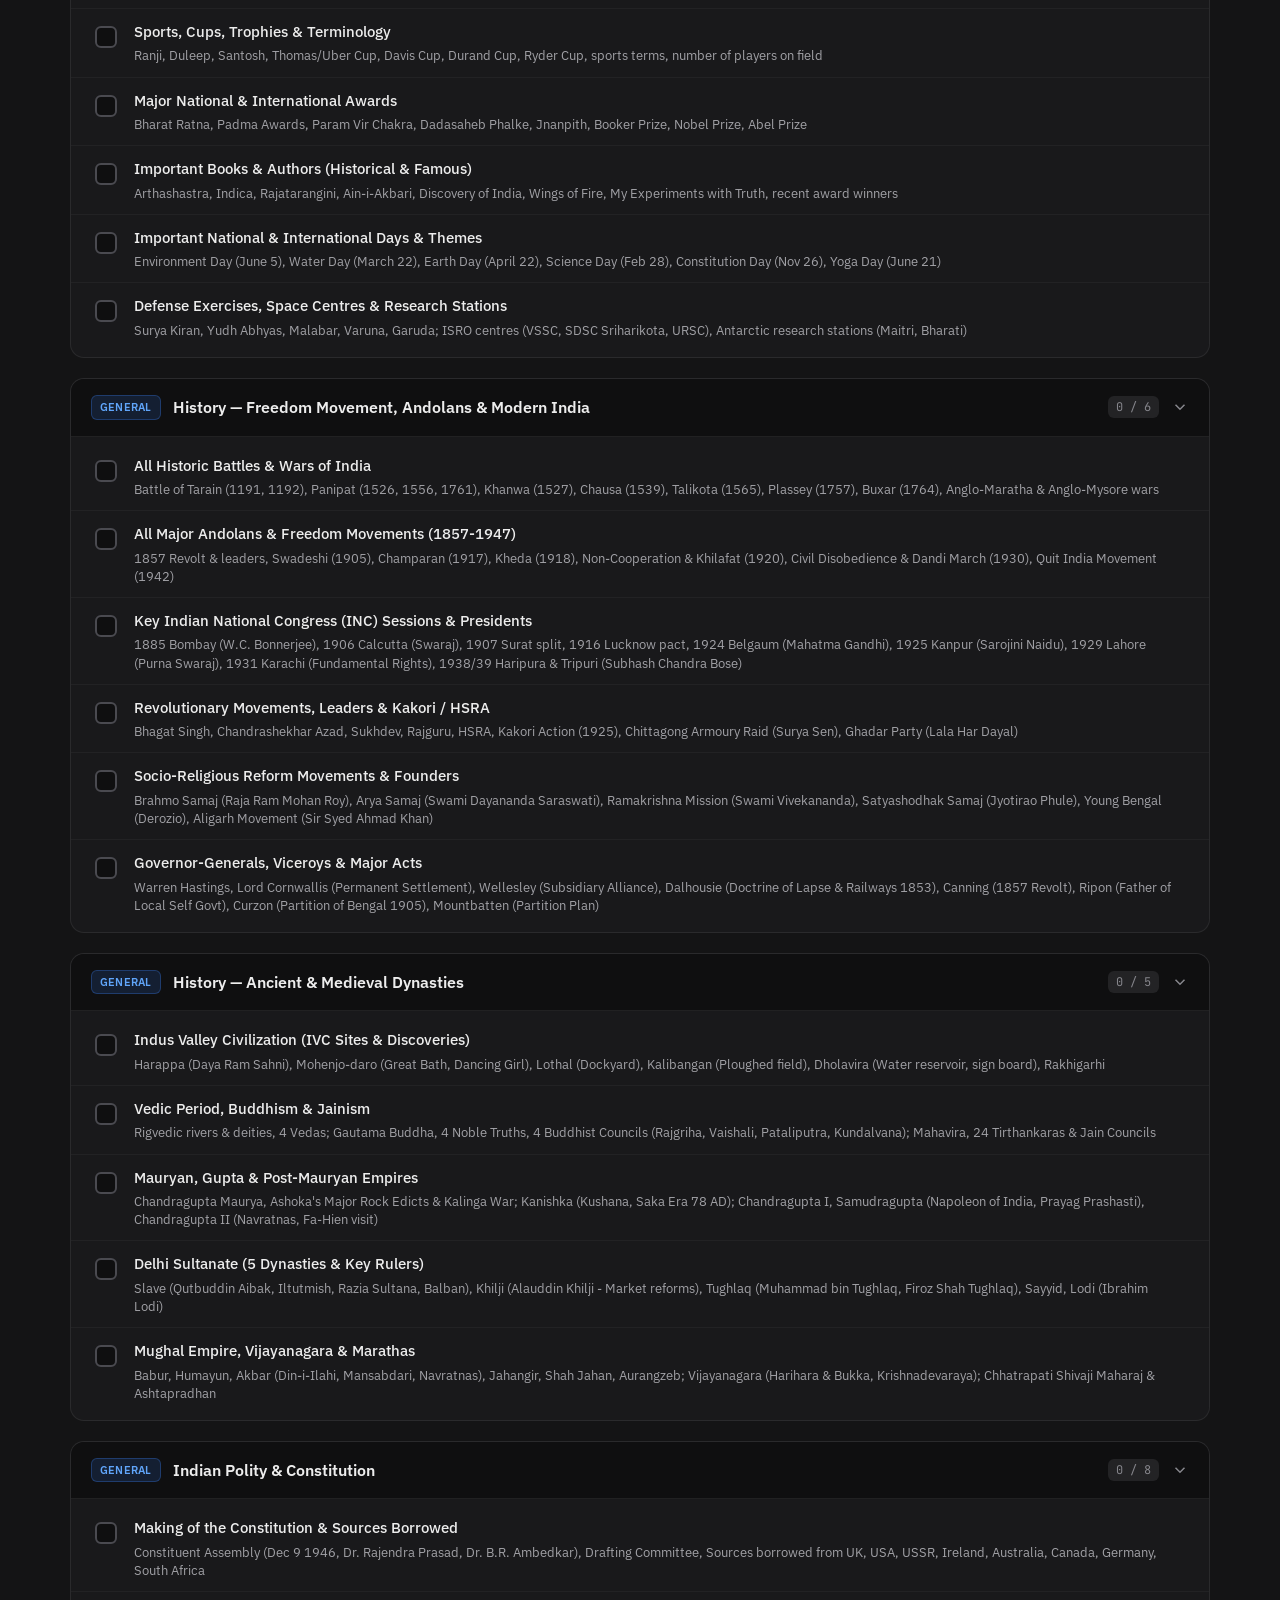
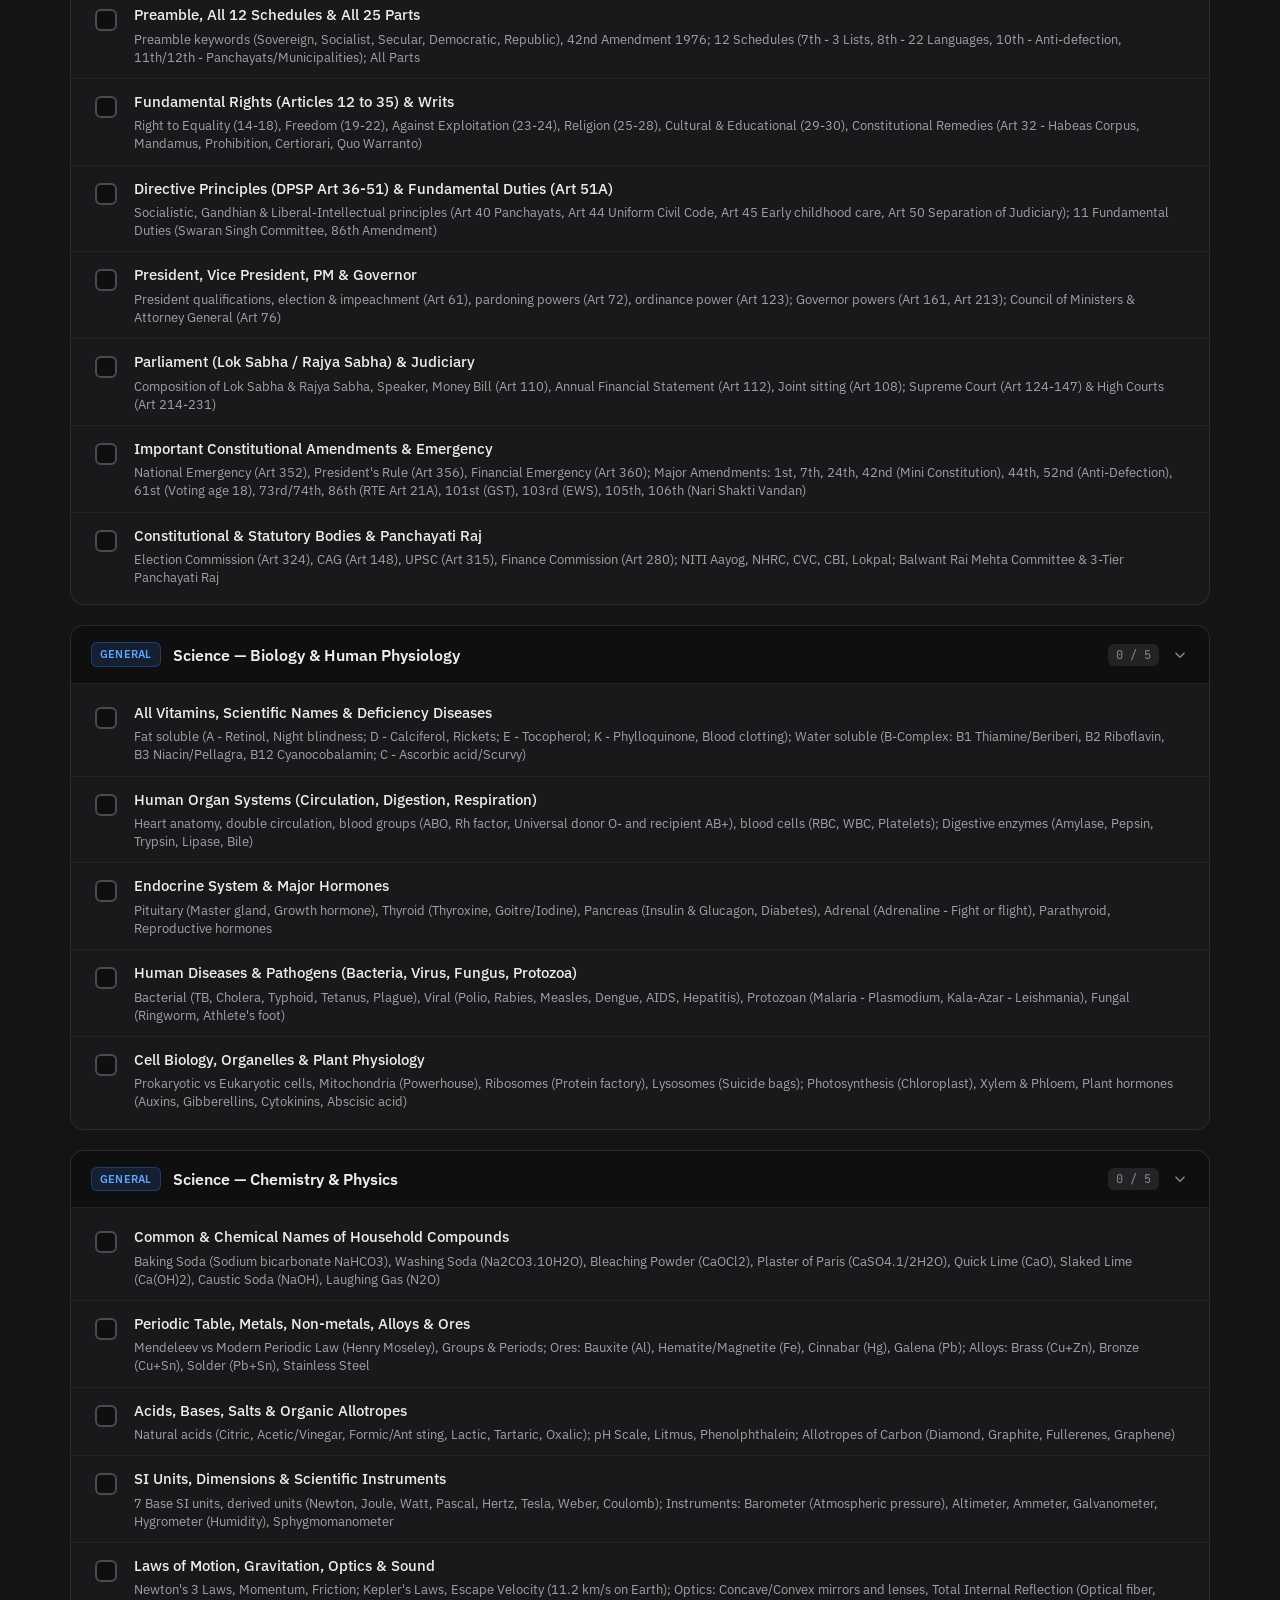
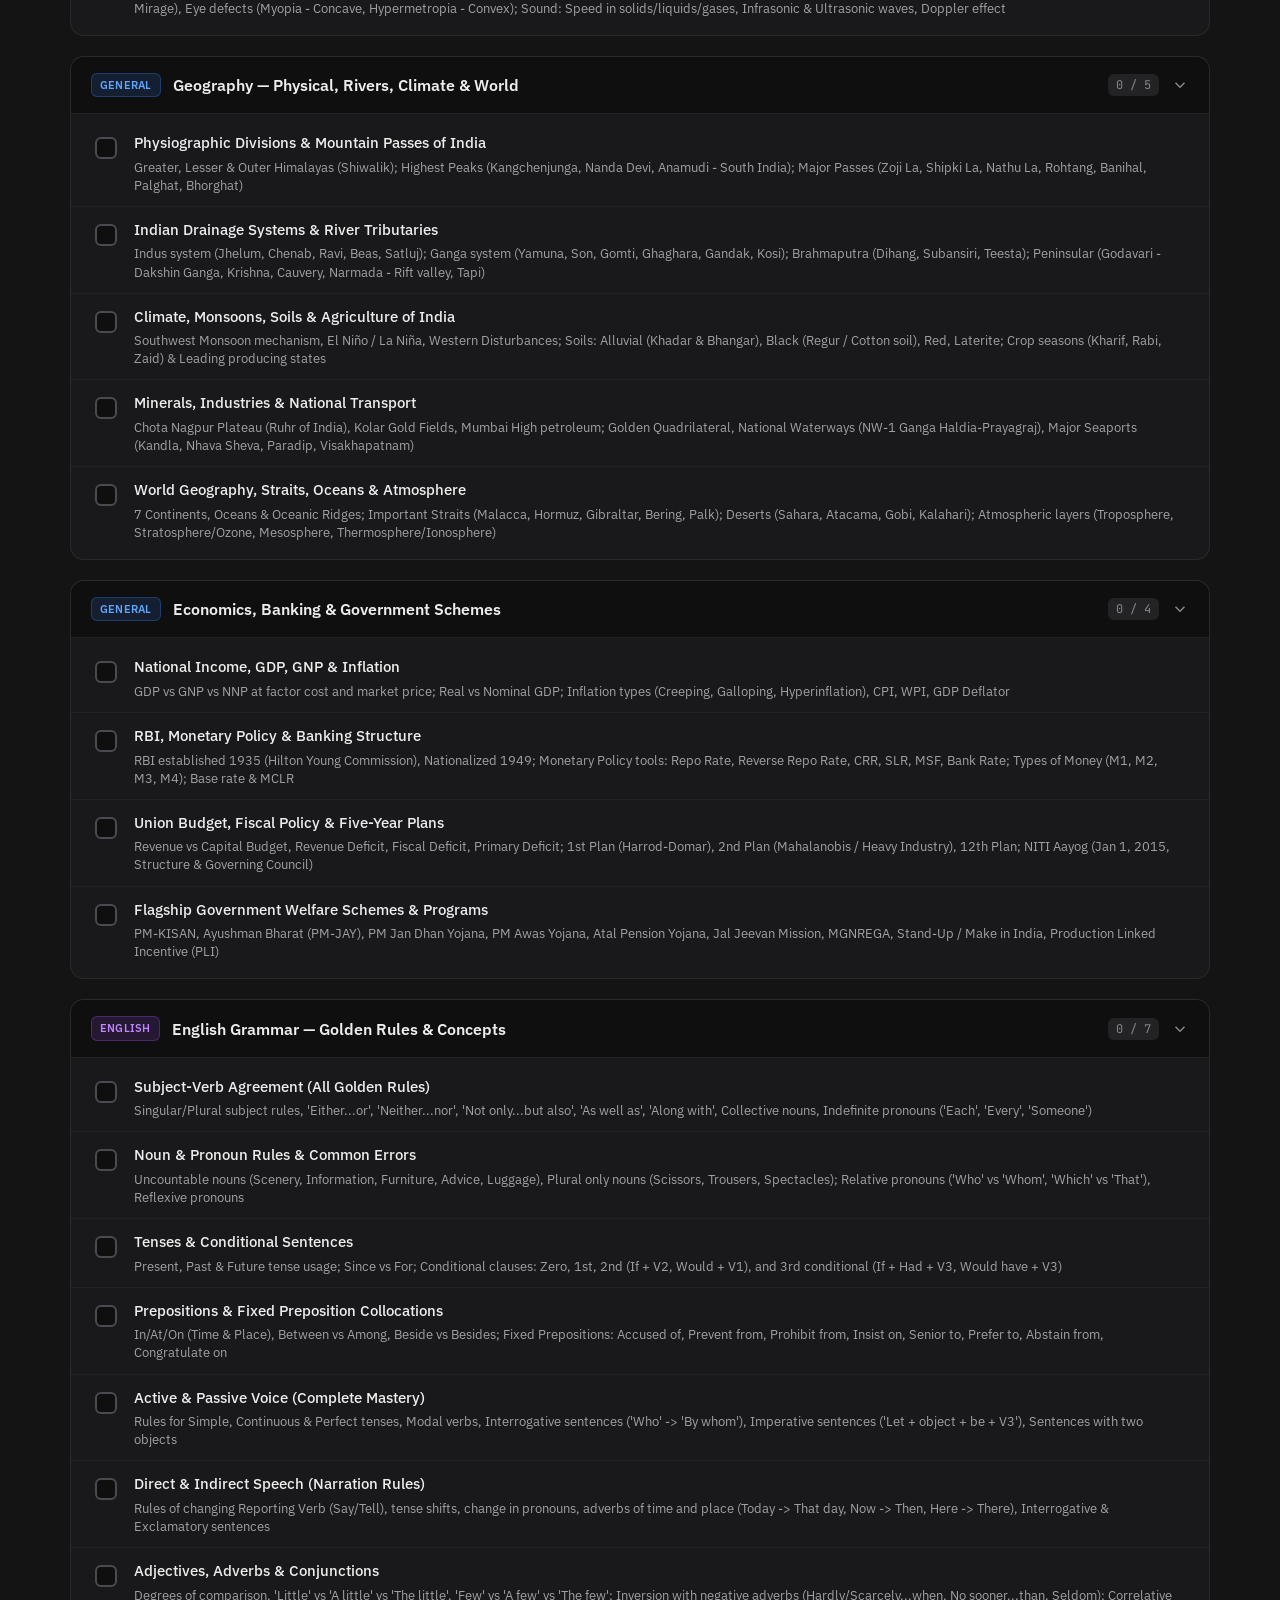
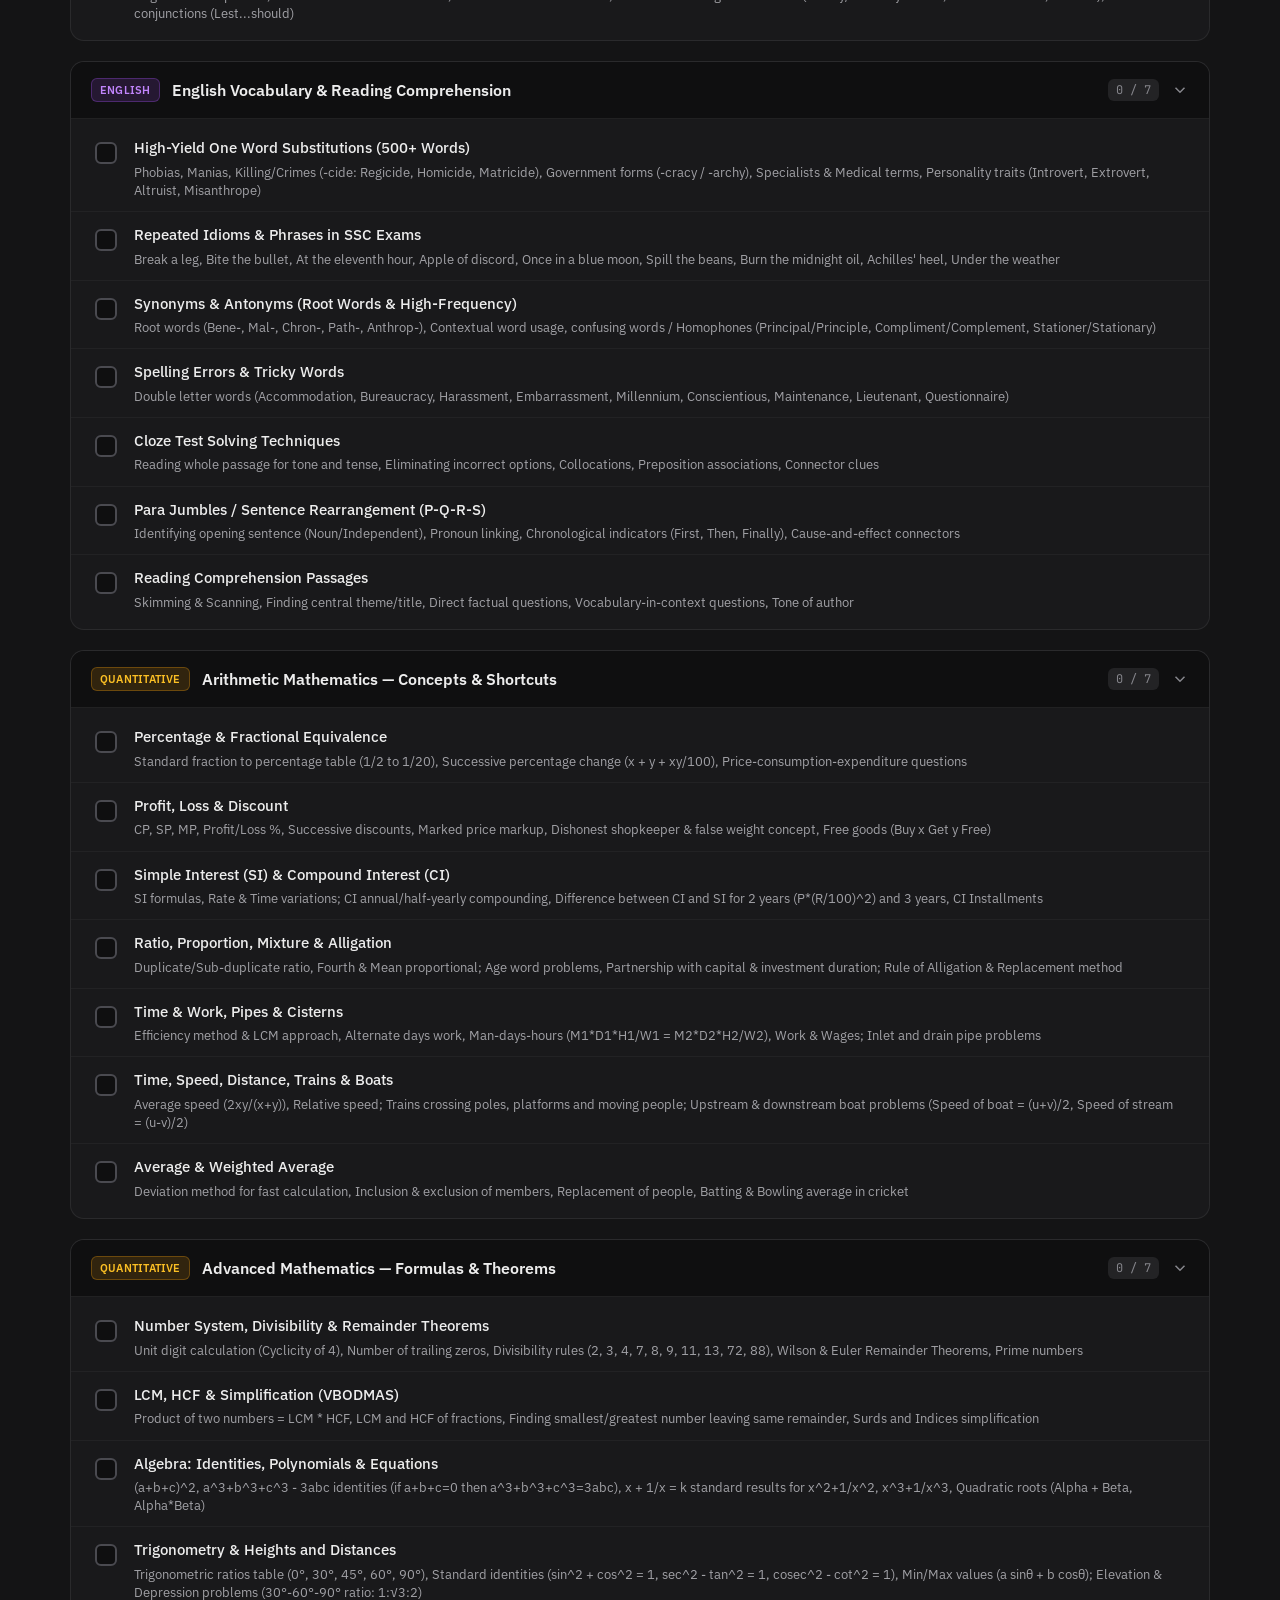
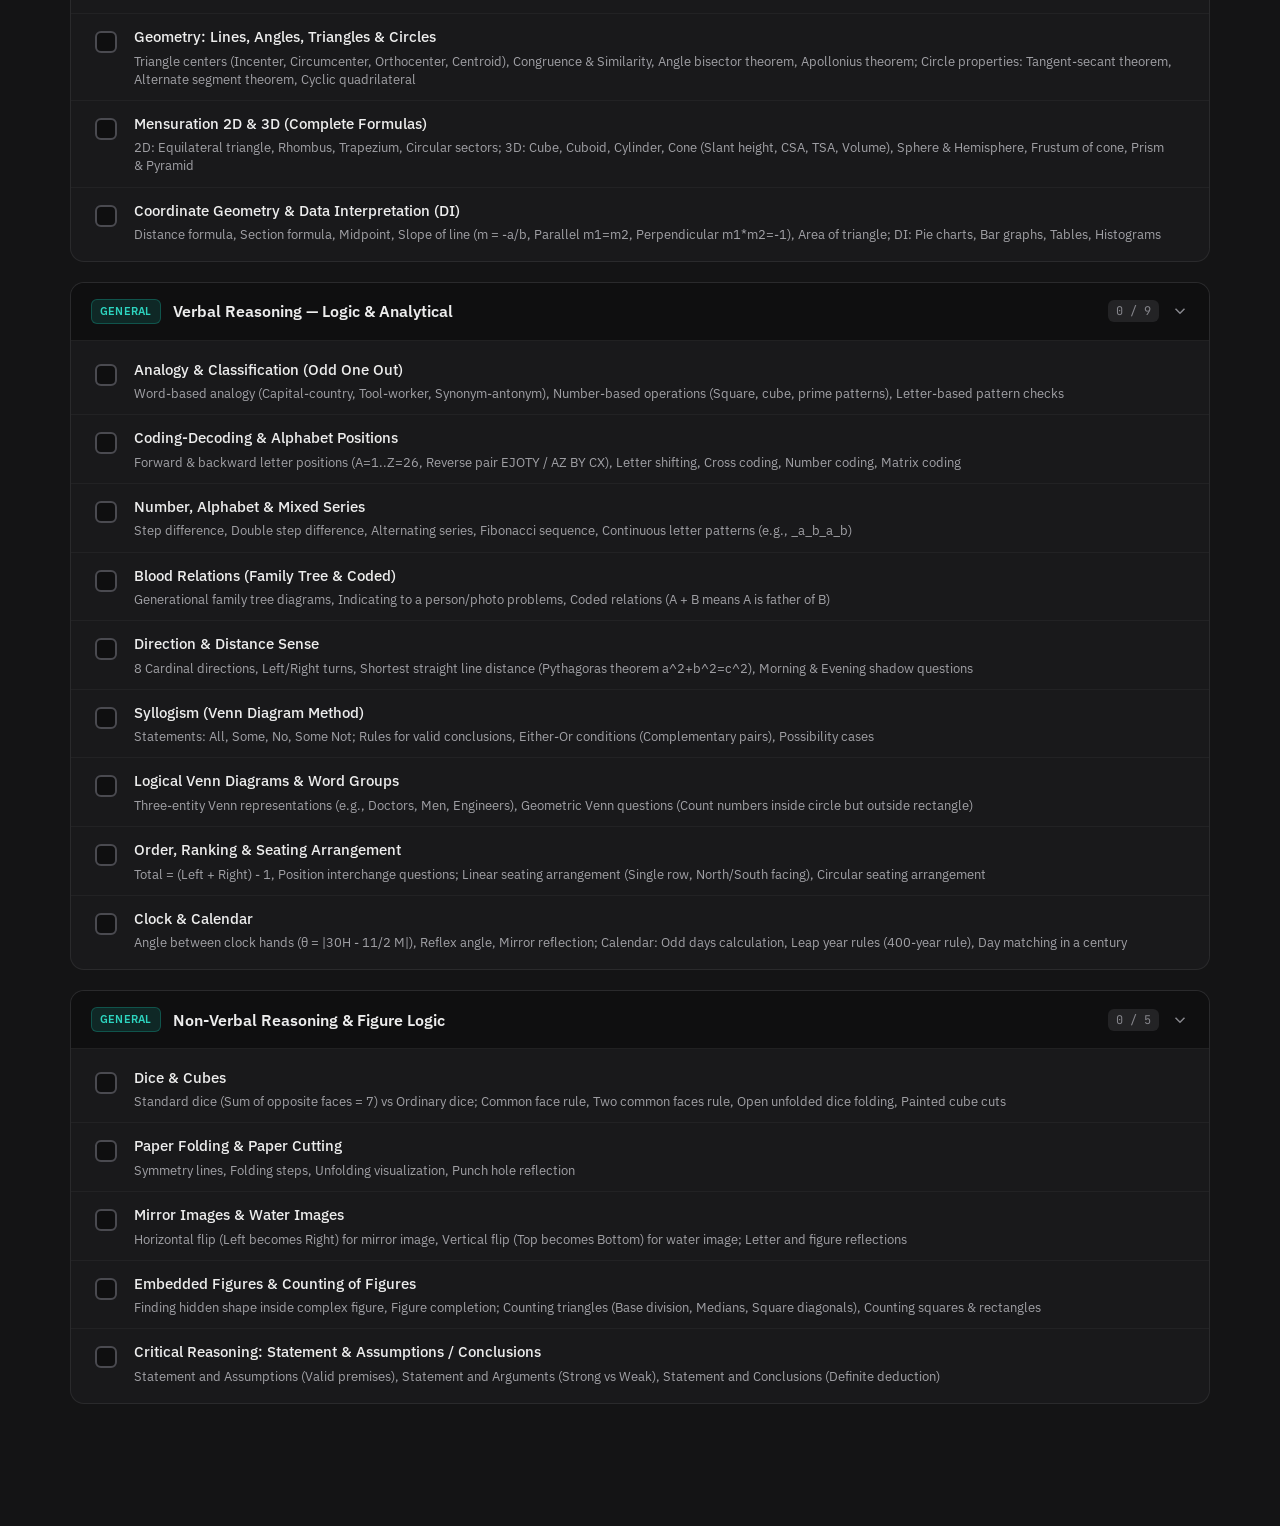
<file: tasks.html>
<!DOCTYPE html>
<html lang="en">
<head>
    <meta charset="UTF-8">
    <meta name="viewport" content="width=device-width, initial-scale=1.0">
    <title>SSC CGL Master Syllabus Task Manager — Subject & Topic Tracker | Quizee</title>
    <meta name="description" content="Free offline SSC CGL Syllabus Checklist & Task Manager. Track and mark your completed topics in GK, English, Maths & Reasoning. 100% offline auto-save.">
    <link rel="icon" type="image/png" href="assets/favicon.png">

    <!-- PWA & Offline Support -->
    <link rel="manifest" href="manifest.json">
    <meta name="theme-color" content="#141415">
    <meta name="color-scheme" content="dark">
    <meta name="mobile-web-app-capable" content="yes">
    <meta name="apple-mobile-web-app-capable" content="yes">
    <meta name="apple-mobile-web-app-status-bar-style" content="black-translucent">
    <meta name="apple-mobile-web-app-title" content="Quizee Tasks">

    <!-- Google Fonts -->
    <link rel="preconnect" href="https://fonts.googleapis.com">
    <link rel="preconnect" href="https://fonts.gstatic.com" crossorigin>
    <link href="https://fonts.googleapis.com/css2?family=IBM+Plex+Sans:wght@400;500;600;700&family=JetBrains+Mono:wght@400;500;600&display=swap" rel="stylesheet">

    <!-- Design System CSS -->
    <link rel="stylesheet" href="assets/quizee-theme.css?v=9">

    <style>
        :root {
            --bg-deep: #0f0f10;
            --bg-dark: #141415;
            --card-bg: #19191b;
            --bg-raised: #232325;
            --card-border: rgba(237, 237, 237, 0.08);
            --card-border-strong: rgba(237, 237, 237, 0.14);
            --text-main: #ededed;
            --text-secondary: #a1a1a6;
            --text-muted: #85858b;
            --accent: #f59e0b;
            --accent-hover: #fbbf24;
            --accent-tint: rgba(245, 158, 11, 0.12);
            --accent-border: rgba(245, 158, 11, 0.28);
            --correct-green: #4cc38a;
            --green-tint: rgba(76, 195, 138, 0.12);
            --wrong-red: #e5484d;
        }

        body {
            background-color: var(--bg-dark);
            color: var(--text-main);
            font-family: 'IBM Plex Sans', -apple-system, BlinkMacSystemFont, sans-serif;
            min-height: 100vh;
            line-height: 1.5;
            padding-bottom: 70px;
        }

        .main-container {
            max-width: 1140px;
            margin: 0 auto;
            padding: 24px 16px;
        }

        /* Top Progress Hub */
        .task-hero-card {
            background: linear-gradient(180deg, #1d1d20 0%, #171719 100%);
            border: 1px solid var(--card-border-strong);
            border-radius: 16px;
            padding: 24px;
            margin-bottom: 24px;
            box-shadow: 0 8px 32px rgba(0, 0, 0, 0.4);
        }

        .hero-top-row {
            display: flex;
            align-items: flex-start;
            justify-content: space-between;
            flex-wrap: wrap;
            gap: 16px;
            margin-bottom: 20px;
        }

        .hero-title-area h1 {
            font-size: 24px;
            font-weight: 700;
            color: #ffffff;
            margin-bottom: 6px;
            display: flex;
            align-items: center;
            gap: 10px;
        }

        .hero-title-area p {
            color: var(--text-secondary);
            font-size: 14px;
            max-width: 600px;
        }

        .hero-badge-tag {
            display: inline-flex;
            align-items: center;
            gap: 6px;
            padding: 4px 10px;
            background: var(--accent-tint);
            border: 1px solid var(--accent-border);
            color: var(--accent);
            border-radius: 999px;
            font-size: 11px;
            font-weight: 600;
            letter-spacing: 0.02em;
            text-transform: uppercase;
        }

        /* Progress Stats Bar */
        .progress-stat-grid {
            display: grid;
            grid-template-columns: repeat(auto-fit, minmax(130px, 1fr));
            gap: 12px;
            margin-bottom: 20px;
        }

        .stat-mini-box {
            background: var(--bg-deep);
            border: 1px solid var(--card-border);
            border-radius: 12px;
            padding: 12px 14px;
            display: flex;
            flex-direction: column;
        }

        .stat-mini-label {
            font-size: 11px;
            font-weight: 600;
            text-transform: uppercase;
            color: var(--text-muted);
            letter-spacing: 0.03em;
            margin-bottom: 4px;
        }

        .stat-mini-val {
            font-size: 20px;
            font-weight: 700;
            font-family: 'JetBrains Mono', monospace;
            color: var(--text-main);
        }

        .stat-mini-val.accent {
            color: var(--accent);
        }

        .stat-mini-val.green {
            color: var(--correct-green);
        }

        .hero-progressbar-wrap {
            margin-bottom: 12px;
        }

        .progress-meta {
            display: flex;
            justify-content: space-between;
            align-items: center;
            margin-bottom: 8px;
            font-size: 13px;
        }

        .progress-percent-text {
            font-weight: 700;
            font-family: 'JetBrains Mono', monospace;
            color: var(--accent);
            font-size: 16px;
        }

        .progress-track {
            height: 10px;
            background: rgba(255, 255, 255, 0.08);
            border-radius: 999px;
            overflow: hidden;
            position: relative;
        }

        .progress-fill {
            height: 100%;
            background: linear-gradient(90deg, #f59e0b 0%, #10b981 100%);
            border-radius: 999px;
            width: 0%;
            transition: width 0.35s ease;
        }

        .hero-action-buttons {
            display: flex;
            align-items: center;
            gap: 10px;
            flex-wrap: wrap;
            margin-top: 16px;
            padding-top: 16px;
            border-top: 1px solid var(--card-border);
        }

        .task-action-btn {
            display: inline-flex;
            align-items: center;
            gap: 6px;
            padding: 8px 14px;
            font-size: 13px;
            font-weight: 500;
            border-radius: 8px;
            background: var(--bg-raised);
            border: 1px solid var(--card-border-strong);
            color: var(--text-main);
            cursor: pointer;
            transition: all 0.15s ease;
            font-family: inherit;
        }

        .task-action-btn:hover {
            border-color: var(--accent-border);
            background: #2b2b2e;
        }

        .task-action-btn.btn-primary {
            background: var(--accent);
            border-color: var(--accent);
            color: #000;
            font-weight: 600;
        }

        .task-action-btn.btn-primary:hover {
            background: var(--accent-hover);
        }

        .task-action-btn.btn-danger {
            color: #f87171;
            border-color: rgba(239, 68, 68, 0.25);
        }

        .task-action-btn.btn-danger:hover {
            background: rgba(239, 68, 68, 0.12);
            border-color: rgba(239, 68, 68, 0.4);
        }

        /* Search & Filter Bar */
        .controls-sticky-bar {
            position: sticky;
            top: 60px;
            z-index: 40;
            background: rgba(20, 20, 21, 0.95);
            backdrop-filter: blur(12px);
            -webkit-backdrop-filter: blur(12px);
            border-bottom: 1px solid var(--card-border);
            padding: 12px 0;
            margin-bottom: 20px;
        }

        .search-row {
            display: flex;
            gap: 10px;
            align-items: center;
            flex-wrap: wrap;
        }

        .search-box-wrap {
            flex: 1;
            min-width: 240px;
            position: relative;
        }

        .search-box-wrap svg {
            position: absolute;
            left: 12px;
            top: 50%;
            transform: translateY(-50%);
            color: var(--text-muted);
            pointer-events: none;
        }

        .task-search-input {
            width: 100%;
            height: 42px;
            background: var(--card-bg);
            border: 1px solid var(--card-border);
            border-radius: 10px;
            padding: 0 14px 0 38px;
            color: var(--text-main);
            font-size: 14px;
            font-family: inherit;
            outline: none;
            transition: border-color 0.15s ease;
        }

        .task-search-input:focus {
            border-color: var(--accent);
        }

        .task-search-input::placeholder {
            color: var(--text-muted);
        }

        /* Filter Pills */
        .filter-tabs-row {
            display: flex;
            gap: 8px;
            overflow-x: auto;
            padding-bottom: 4px;
            margin-top: 10px;
            scrollbar-width: none;
        }

        .filter-tabs-row::-webkit-scrollbar {
            display: none;
        }

        .sub-tab-btn {
            display: inline-flex;
            align-items: center;
            gap: 6px;
            padding: 6px 14px;
            background: var(--card-bg);
            border: 1px solid var(--card-border);
            border-radius: 999px;
            color: var(--text-secondary);
            font-size: 13px;
            font-weight: 500;
            white-space: nowrap;
            cursor: pointer;
            transition: all 0.15s ease;
            font-family: inherit;
        }

        .sub-tab-btn:hover {
            border-color: var(--card-border-strong);
            color: var(--text-main);
        }

        .sub-tab-btn.active {
            background: var(--accent-tint);
            border-color: var(--accent-border);
            color: var(--accent);
            font-weight: 600;
        }

        .sub-tab-btn .badge-num {
            font-size: 11px;
            padding: 2px 6px;
            border-radius: 999px;
            background: rgba(255, 255, 255, 0.08);
            font-family: 'JetBrains Mono', monospace;
        }

        .sub-tab-btn.active .badge-num {
            background: rgba(245, 158, 11, 0.25);
            color: var(--accent);
        }

        /* Category Section Cards */
        .category-section {
            background: var(--card-bg);
            border: 1px solid var(--card-border);
            border-radius: 14px;
            margin-bottom: 20px;
            overflow: hidden;
            transition: border-color 0.2s ease;
        }

        .category-header {
            padding: 16px 20px;
            background: var(--bg-deep);
            border-bottom: 1px solid var(--card-border);
            display: flex;
            align-items: center;
            justify-content: space-between;
            gap: 12px;
            cursor: pointer;
            user-select: none;
        }

        .category-header:hover {
            background: #151517;
        }

        .category-title-wrap {
            display: flex;
            align-items: center;
            gap: 12px;
            flex: 1;
        }

        .category-subject-tag {
            font-size: 11px;
            font-weight: 600;
            text-transform: uppercase;
            padding: 3px 8px;
            border-radius: 6px;
            letter-spacing: 0.02em;
        }

        .tag-gk { background: rgba(59, 130, 246, 0.15); color: #60a5fa; border: 1px solid rgba(59, 130, 246, 0.3); }
        .tag-english { background: rgba(168, 85, 247, 0.15); color: #c084fc; border: 1px solid rgba(168, 85, 247, 0.3); }
        .tag-maths { background: rgba(245, 158, 11, 0.15); color: #fbbf24; border: 1px solid rgba(245, 158, 11, 0.3); }
        .tag-reasoning { background: rgba(20, 184, 166, 0.15); color: #2dd4bf; border: 1px solid rgba(20, 184, 166, 0.3); }

        .category-title {
            font-size: 16px;
            font-weight: 600;
            color: var(--text-main);
        }

        .category-meta {
            display: flex;
            align-items: center;
            gap: 12px;
        }

        .category-count {
            font-size: 12px;
            font-family: 'JetBrains Mono', monospace;
            color: var(--text-muted);
            padding: 2px 8px;
            border-radius: 6px;
            background: var(--bg-raised);
        }

        .category-toggle-arrow {
            color: var(--text-muted);
            transition: transform 0.2s ease;
        }

        .category-section.collapsed .category-toggle-arrow {
            transform: rotate(-90deg);
        }

        .category-section.collapsed .task-list-body {
            display: none;
        }

        /* Task Item Row */
        .task-list-body {
            padding: 6px 0;
        }

        .task-item {
            display: flex;
            align-items: flex-start;
            gap: 14px;
            padding: 12px 20px;
            border-bottom: 1px solid rgba(255, 255, 255, 0.04);
            transition: background 0.15s ease;
            position: relative;
        }

        .task-item:last-child {
            border-bottom: none;
        }

        .task-item:hover {
            background: rgba(255, 255, 255, 0.02);
        }

        .task-item.completed {
            background: rgba(76, 195, 138, 0.03);
        }

        /* Custom Checkbox */
        .task-cb-wrap {
            margin-top: 2px;
            flex-shrink: 0;
            position: relative;
        }

        .task-checkbox {
            appearance: none;
            -webkit-appearance: none;
            width: 22px;
            height: 22px;
            border: 2px solid #4a4a50;
            border-radius: 6px;
            background: var(--bg-deep);
            cursor: pointer;
            display: flex;
            align-items: center;
            justify-content: center;
            transition: all 0.15s ease;
            outline: none;
        }

        .task-checkbox:hover {
            border-color: var(--accent);
        }

        .task-checkbox:checked {
            background: var(--correct-green);
            border-color: var(--correct-green);
        }

        .task-checkbox:checked::after {
            content: '';
            display: block;
            width: 5px;
            height: 10px;
            border: solid #000;
            border-width: 0 2px 2px 0;
            transform: rotate(45deg);
            margin-bottom: 2px;
        }

        .task-content {
            flex: 1;
            min-width: 0;
        }

        .task-title {
            font-size: 15px;
            font-weight: 500;
            color: var(--text-main);
            margin-bottom: 3px;
            transition: color 0.15s ease;
        }

        .task-item.completed .task-title {
            color: var(--text-muted);
            text-decoration: line-through;
        }

        .task-desc {
            font-size: 12.5px;
            color: var(--text-secondary);
            line-height: 1.45;
        }

        .task-item.completed .task-desc {
            color: #65656b;
        }

        .task-actions {
            flex-shrink: 0;
            display: flex;
            align-items: center;
            gap: 8px;
        }

        .completed-pill {
            display: none;
            padding: 2px 8px;
            border-radius: 999px;
            font-size: 11px;
            font-weight: 600;
            background: var(--green-tint);
            border: 1px solid rgba(76, 195, 138, 0.3);
            color: var(--correct-green);
        }

        .task-item.completed .completed-pill {
            display: inline-block;
        }

        .delete-custom-btn {
            background: transparent;
            border: none;
            color: var(--text-muted);
            cursor: pointer;
            padding: 4px;
            border-radius: 4px;
            transition: color 0.15s;
        }

        .delete-custom-btn:hover {
            color: #f87171;
        }

        /* Modal for adding custom task */
        .modal-overlay {
            position: fixed;
            top: 0;
            left: 0;
            right: 0;
            bottom: 0;
            background: rgba(0, 0, 0, 0.75);
            backdrop-filter: blur(6px);
            z-index: 2000;
            display: flex;
            align-items: center;
            justify-content: center;
            padding: 16px;
            opacity: 0;
            pointer-events: none;
            transition: opacity 0.2s ease;
        }

        .modal-overlay.active {
            opacity: 1;
            pointer-events: auto;
        }

        .modal-card {
            background: #1a1a1c;
            border: 1px solid var(--card-border-strong);
            border-radius: 16px;
            padding: 24px;
            max-width: 480px;
            width: 100%;
            box-shadow: 0 16px 48px rgba(0, 0, 0, 0.6);
            transform: scale(0.95);
            transition: transform 0.2s ease;
        }

        .modal-overlay.active .modal-card {
            transform: scale(1);
        }

        .modal-title {
            font-size: 18px;
            font-weight: 700;
            margin-bottom: 6px;
        }

        .modal-desc {
            font-size: 13px;
            color: var(--text-secondary);
            margin-bottom: 18px;
        }

        .form-group {
            margin-bottom: 14px;
        }

        .form-label {
            display: block;
            font-size: 12px;
            font-weight: 600;
            color: var(--text-secondary);
            margin-bottom: 6px;
            text-transform: uppercase;
        }

        .form-input, .form-select {
            width: 100%;
            height: 40px;
            background: var(--bg-deep);
            border: 1px solid var(--card-border);
            border-radius: 8px;
            padding: 0 12px;
            color: var(--text-main);
            font-size: 14px;
            font-family: inherit;
            outline: none;
        }

        .form-input:focus, .form-select:focus {
            border-color: var(--accent);
        }

        .modal-btn-row {
            display: flex;
            justify-content: flex-end;
            gap: 10px;
            margin-top: 20px;
        }

        /* Empty state */
        .empty-state {
            text-align: center;
            padding: 48px 16px;
            color: var(--text-secondary);
        }

        .empty-state svg {
            color: var(--text-muted);
            margin-bottom: 12px;
        }

        .empty-state h3 {
            font-size: 16px;
            color: var(--text-main);
            margin-bottom: 6px;
        }

        @media (max-width: 768px) {
            .hero-top-row {
                flex-direction: column;
            }
            .task-hero-card {
                padding: 18px;
            }
            .controls-sticky-bar {
                top: 56px;
            }
            .category-header {
                padding: 12px 14px;
            }
            .task-item {
                padding: 10px 14px;
                gap: 12px;
            }
            .task-title {
                font-size: 14px;
            }
            .task-desc {
                font-size: 12px;
            }
        }
    </style>
</head>
<body>
    <audio id="quizeAudioPlayer" preload="auto">
        <source src="assets/quzeaudio.mp3" type="audio/mpeg">
        <source src="assets/quzeaudio.mpeg" type="audio/mpeg">
    </audio>

    <!-- Unified Header Navigation -->
    <header class="site-header">
        <div class="nav-container">
            <nav class="navbar">
                <a href="index.html" class="logo-wrap">
                    <img src="assets/icon.png" alt="Quizee Icon">
                    <span class="logo-text">Quizee</span>
                </a>

                <!-- Desktop Navigation Links -->
                <div class="nav-links-desktop">
                    <a href="index.html" class="nav-btn">Home</a>
                    <a href="index.html#online-tests" class="nav-btn">Topic Sets</a>
                    <a href="mock-tests.html" class="nav-btn">Full Mocks</a>
                    <a href="byjus-gk.html" class="nav-btn">BYJU'S GK</a>
                    <a href="tables.html" class="nav-btn">Study Tables</a>
                    <a href="tasks.html" class="nav-btn nav-btn-active">Tasks</a>
                    <button class="nav-btn-audio quize-audio-btn" type="button" title="Play Quizee Music">
                        <span class="audio-btn-icon"><svg width="15" height="15" viewBox="0 0 24 24" fill="none" stroke="currentColor" stroke-width="1.75" stroke-linecap="round" stroke-linejoin="round"><path d="M9 18V5l12-2v13"></path><circle cx="6" cy="18" r="3"></circle><circle cx="18" cy="16" r="3"></circle></svg></span>
                        <span class="audio-btn-text">Music</span>
                    </button>
                    <a href="quizee.apk" download="quizee.apk" class="nav-btn nav-btn-primary">Download APK</a>
                </div>

                <!-- Mobile Actions -->
                <div class="nav-mobile-actions">
                    <button class="nav-btn-mobile-audio quize-audio-btn" type="button" aria-label="Play Music" title="Play Quizee Music">
                        <span class="audio-btn-icon"><svg width="15" height="15" viewBox="0 0 24 24" fill="none" stroke="currentColor" stroke-width="1.75" stroke-linecap="round" stroke-linejoin="round"><path d="M9 18V5l12-2v13"></path><circle cx="6" cy="18" r="3"></circle><circle cx="18" cy="16" r="3"></circle></svg></span>
                    </button>
                    <a href="quizee.apk" download="quizee.apk" class="nav-btn-mobile-download">
                        <svg width="14" height="14" viewBox="0 0 24 24" fill="none" stroke="currentColor" stroke-width="1.5" stroke-linecap="round" stroke-linejoin="round"><path d="M21 15v4a2 2 0 0 1-2 2H5a2 2 0 0 1-2-2v-4"></path><polyline points="7 10 12 15 17 10"></polyline><line x1="12" y1="15" x2="12" y2="3"></line></svg>
                        <span>APK</span>
                    </a>
                    <button id="mobileMenuBtn" class="hamburger-btn" aria-label="Toggle navigation menu" aria-expanded="false">
                        <span class="bar bar-1"></span>
                        <span class="bar bar-2"></span>
                        <span class="bar bar-3"></span>
                    </button>
                </div>
            </nav>
        </div>

        <!-- Mobile Drawer -->
        <div id="mobileDrawer" class="mobile-drawer" aria-hidden="true">
            <div class="mobile-drawer-inner">
                <a href="index.html" class="mobile-nav-item">
                    <span class="mobile-item-icon"><svg viewBox="0 0 24 24" fill="none" stroke="currentColor" stroke-width="1.5"><path d="M3 9l9-7 9 7v11a2 2 0 0 1-2 2H5a2 2 0 0 1-2-2z"></path></svg></span>
                    <span>Home</span>
                </a>
                <a href="index.html#online-tests" class="mobile-nav-item">
                    <span class="mobile-item-icon"><svg viewBox="0 0 24 24" fill="none" stroke="currentColor" stroke-width="1.5"><path d="M4 19.5A2.5 2.5 0 0 1 6.5 17H20"></path><path d="M6.5 2H20v20H6.5A2.5 2.5 0 0 1 4 19.5v-15A2.5 2.5 0 0 1 6.5 2z"></path></svg></span>
                    <span>Topic Practice Sets</span>
                </a>
                <a href="mock-tests.html" class="mobile-nav-item">
                    <span class="mobile-item-icon"><svg viewBox="0 0 24 24" fill="none" stroke="currentColor" stroke-width="1.5"><circle cx="12" cy="12" r="10"></circle><circle cx="12" cy="12" r="6"></circle><circle cx="12" cy="12" r="2"></circle></svg></span>
                    <span>60 Full Mock Tests</span>
                </a>
                <a href="byjus-gk.html" class="mobile-nav-item">
                    <span class="mobile-item-icon"><svg viewBox="0 0 24 24" fill="none" stroke="currentColor" stroke-width="1.5"><path d="M3 21h18"></path><path d="M5 21V7l7-4 7 4v14"></path><path d="M9 21v-8h6v8"></path></svg></span>
                    <span>BYJU'S Static GK</span>
                </a>
                <a href="tables.html" class="mobile-nav-item">
                    <span class="mobile-item-icon"><svg viewBox="0 0 24 24" fill="none" stroke="currentColor" stroke-width="1.5"><rect x="3" y="3" width="18" height="18" rx="2"></rect><line x1="3" y1="9" x2="21" y2="9"></line><line x1="9" y1="21" x2="9" y2="9"></line></svg></span>
                    <span>Master Study Tables</span>
                </a>
                <a href="tasks.html" class="mobile-nav-item mobile-item-highlight">
                    <span class="mobile-item-icon"><svg viewBox="0 0 24 24" fill="none" stroke="currentColor" stroke-width="1.5"><path d="M9 11l3 3L22 4"></path><path d="M21 12v7a2 2 0 0 1-2 2H5a2 2 0 0 1-2-2V5a2 2 0 0 1 2-2h11"></path></svg></span>
                    <span>Syllabus Task Manager</span>
                </a>
                <a href="quizee.apk" download="quizee.apk" class="mobile-btn-download">
                    Download Quizee APK
                </a>
            </div>
        </div>
    </header>

    <!-- Main Content Container -->
    <main class="main-container">
        <!-- Hero / Progress Card -->
        <section class="task-hero-card">
            <div class="hero-top-row">
                <div class="hero-title-area">
                    <div style="margin-bottom: 8px;">
                        <span class="hero-badge-tag">
                            <svg width="12" height="12" viewBox="0 0 24 24" fill="none" stroke="currentColor" stroke-width="2.5"><polyline points="20 6 9 17 4 12"></polyline></svg>
                            SSC CGL Complete Syllabus Tracker
                        </span>
                    </div>
                    <h1>
                        Topic-Wise Task Manager
                    </h1>
                    <p>
                        Mark your daily preparation progress topic by topic across GK, English, Maths & Reasoning. Progress is saved automatically on this device.
                    </p>
                </div>
            </div>

            <!-- Stats Grid -->
            <div class="progress-stat-grid">
                <div class="stat-mini-box">
                    <span class="stat-mini-label">Total Topics</span>
                    <span class="stat-mini-val" id="statTotalTopics">0</span>
                </div>
                <div class="stat-mini-box">
                    <span class="stat-mini-label">Completed</span>
                    <span class="stat-mini-val green" id="statCompletedTopics">0</span>
                </div>
                <div class="stat-mini-box">
                    <span class="stat-mini-label">Remaining</span>
                    <span class="stat-mini-val accent" id="statRemainingTopics">0</span>
                </div>
                <div class="stat-mini-box">
                    <span class="stat-mini-label">Completion</span>
                    <span class="stat-mini-val" id="statPercentage">0%</span>
                </div>
            </div>

            <!-- Main Progress Bar -->
            <div class="hero-progressbar-wrap">
                <div class="progress-meta">
                    <span style="color:var(--text-secondary); font-size:13px;">Overall Syllabus Coverage</span>
                    <span class="progress-percent-text" id="progressPercentNum">0%</span>
                </div>
                <div class="progress-track">
                    <div class="progress-fill" id="progressBarFill"></div>
                </div>
            </div>

            <!-- Action Buttons -->
            <div class="hero-action-buttons">
                <button class="task-action-btn btn-primary" onclick="openCustomTaskModal()">
                    <svg width="15" height="15" viewBox="0 0 24 24" fill="none" stroke="currentColor" stroke-width="2"><line x1="12" y1="5" x2="12" y2="19"></line><line x1="5" y1="12" x2="19" y2="12"></line></svg>
                    <span>Add Custom Topic</span>
                </button>
                <button class="task-action-btn" onclick="toggleAllAccordions()">
                    <svg width="15" height="15" viewBox="0 0 24 24" fill="none" stroke="currentColor" stroke-width="2"><polyline points="7 13 12 18 17 13"></polyline><polyline points="7 6 12 11 17 6"></polyline></svg>
                    <span id="expandAllBtnText">Expand All</span>
                </button>
                <button class="task-action-btn" onclick="shareProgressSummary()">
                    <svg width="15" height="15" viewBox="0 0 24 24" fill="none" stroke="currentColor" stroke-width="2"><path d="M4 12v8a2 2 0 0 0 2 2h12a2 2 0 0 0 2-2v-8"></path><polyline points="16 6 12 2 8 6"></polyline><line x1="12" y1="2" x2="12" y2="15"></line></svg>
                    <span>Copy Progress</span>
                </button>
                <button class="task-action-btn btn-danger" onclick="confirmResetTasks()">
                    <svg width="15" height="15" viewBox="0 0 24 24" fill="none" stroke="currentColor" stroke-width="2"><polyline points="1 4 1 10 7 10"></polyline><path d="M3.51 15a9 9 0 1 0 2.13-9.36L1 10"></path></svg>
                    <span>Reset Progress</span>
                </button>
            </div>
        </section>

        <!-- Sticky Controls Bar -->
        <div class="controls-sticky-bar">
            <div class="search-row">
                <div class="search-box-wrap">
                    <svg width="16" height="16" viewBox="0 0 24 24" fill="none" stroke="currentColor" stroke-width="2"><circle cx="11" cy="11" r="8"></circle><line x1="21" y1="21" x2="16.65" y2="16.65"></line></svg>
                    <input type="text" id="taskSearchInput" class="task-search-input" placeholder="Search any topic (e.g. folk dance, vitamins, voice, geometry, dams, andolans)..." oninput="handleSearch(this.value)">
                </div>

                <div style="display:flex; gap:8px;">
                    <button class="sub-tab-btn active" id="filterStatusAll" onclick="setStatusFilter('all')">All</button>
                    <button class="sub-tab-btn" id="filterStatusPending" onclick="setStatusFilter('pending')">Pending</button>
                    <button class="sub-tab-btn" id="filterStatusCompleted" onclick="setStatusFilter('completed')">Done</button>
                </div>
            </div>

            <!-- Subject Category Tabs -->
            <div class="filter-tabs-row" id="subjectTabsContainer">
                <!-- Injected via JS -->
            </div>
        </div>

        <!-- Task Sections List Container -->
        <div id="taskSectionsContainer">
            <!-- Dynamic Category Cards will render here -->
        </div>

        <div id="noResultsState" class="empty-state" style="display: none;">
            <svg width="48" height="48" viewBox="0 0 24 24" fill="none" stroke="currentColor" stroke-width="1.5"><circle cx="11" cy="11" r="8"></circle><line x1="21" y1="21" x2="16.65" y2="16.65"></line></svg>
            <h3>No matching topics found</h3>
            <p>Try searching with another keyword or clear the search filter.</p>
            <button class="task-action-btn" style="margin-top: 14px;" onclick="clearSearch()">Clear Search</button>
        </div>
    </main>

    <!-- Modal for Adding Custom Topic -->
    <div class="modal-overlay" id="customTaskModal">
        <div class="modal-card">
            <h3 class="modal-title">Add Custom Syllabus Topic</h3>
            <p class="modal-desc">Add a personal topic, chapter, or revision item to your task list.</p>

            <div class="form-group">
                <label class="form-label" for="customSubjectSelect">Select Subject</label>
                <select id="customSubjectSelect" class="form-select">
                    <option value="gk">General Studies (GK / GS)</option>
                    <option value="english">English Language</option>
                    <option value="maths">Quantitative Aptitude (Maths)</option>
                    <option value="reasoning">General Intelligence & Reasoning</option>
                </select>
            </div>

            <div class="form-group">
                <label class="form-label" for="customTaskTitle">Topic Name</label>
                <input type="text" id="customTaskTitle" class="form-input" placeholder="e.g. Current Affairs 2024-2025 Top 500 MCQs">
            </div>

            <div class="form-group">
                <label class="form-label" for="customTaskDesc">Key Details / Notes (Optional)</label>
                <input type="text" id="customTaskDesc" class="form-input" placeholder="e.g. Sports awards, summits, military exercises revision">
            </div>

            <div class="modal-btn-row">
                <button type="button" class="task-action-btn" onclick="closeCustomTaskModal()">Cancel</button>
                <button type="button" class="task-action-btn btn-primary" onclick="saveCustomTask()">Save Topic</button>
            </div>
        </div>
    </div>

    <!-- Core Scripts -->
    <script src="assets/quizee-audio.js?v=2"></script>
    <script>
        // Default Predefined Syllabus Curriculum for SSC CGL
        const DEFAULT_CURRICULUM = [
            {
                subjectId: "gk",
                subjectName: "General Studies (GK/GS)",
                tagClass: "tag-gk",
                categories: [
                    {
                        id: "static_art_culture",
                        name: "Static GK — Art, Culture & Heritage",
                        tasks: [
                            { id: "gk_dances", title: "All Classical & Folk Dances of India", desc: "8 Classical dances, State-wise folk dances (Chhau, Bihu, Lavani, Rouff, Garba, Ghoomar, Kalbelia, Yakshagana, etc.)" },
                            { id: "gk_festivals", title: "All Major Festivals & Fairs of India", desc: "State-wise cultural festivals (Hornbill, Losar, Pongal, Onam, Hemis, Ambubachi, Pushkar Fair, Surajkund Mela)" },
                            { id: "gk_instruments", title: "Musical Instruments & Famous Maestros", desc: "Sitar (Pt. Ravi Shankar), Sarod (Amjad Ali Khan), Shehnai (Bismillah Khan), Flute (Hariprasad Chaurasia), Tabla (Zakir Hussain), Santoor (Shiv Kumar Sharma)" },
                            { id: "gk_gharanas", title: "Music Gharanas & Classical Vocalists", desc: "Gwalior, Kirana, Agra, Patiala, Banaras Gharanas; Dhrupad, Khayal, Thumri exponents" },
                            { id: "gk_temples_monuments", title: "Important Temples, Monuments & Their Builders", desc: "Khajuraho (Chandela), Konark Sun Temple (Narasimhadeva I), Brihadisvara (Rajaraja I Chola), Kailasa Temple (Rashtrakuta Krishna I), Shore Temple (Pallavas), Red Fort & Taj Mahal (Shah Jahan)" },
                            { id: "gk_unesco", title: "UNESCO World Heritage Sites in India", desc: "All 42+ cultural & natural sites, Dholavira, Ramappa Temple, Santiniketan, Sacred Ensembles of Hoysalas, year of inscription" }
                        ]
                    },
                    {
                        id: "static_geog_env",
                        name: "Static GK — Environment, Dams, Parks & Superlatives",
                        tasks: [
                            { id: "gk_dams_rivers", title: "All Major Dams, Reservoirs & Rivers", desc: "Tehri (Bhagirathi), Hirakud (Mahanadi), Bhakra Nangal (Satluj), Sardar Sarovar (Narmada), Nagarjuna Sagar (Krishna), Idukki (Periyar)" },
                            { id: "gk_national_parks", title: "National Parks, Wildlife Sanctuaries & Tiger Reserves", desc: "Jim Corbett, Kaziranga (one-horned rhino), Gir (Asiatic lion), Keibul Lamjao (floating park), Sundarbans, Project Tiger & Elephant reserves" },
                            { id: "gk_ramsar_biosphere", title: "Biosphere Reserves & Ramsar Wetland Sites", desc: "18 Biosphere reserves (Nilgiri, Nanda Devi, Sundarbans, Gulf of Mannar), key Ramsar sites (Chilika, Keoladeo, Vembanad, Bhoj)" },
                            { id: "gk_census2011", title: "Census 2011 Key Data & Demographics", desc: "Literacy rate, sex ratio, population density, highest/lowest populated states, child sex ratio, decadal growth rate" },
                            { id: "gk_first_india", title: "First in India & Superlatives (Male/Female/Places)", desc: "First President, PM, CJI, Governor, Lok Sabha Speaker, Nobel Laureates, Highest peak (K2 / Kangchenjunga), longest river, largest lake" },
                            { id: "gk_sports_trophies", title: "Sports, Cups, Trophies & Terminology", desc: "Ranji, Duleep, Santosh, Thomas/Uber Cup, Davis Cup, Durand Cup, Ryder Cup, sports terms, number of players on field" },
                            { id: "gk_awards_honors", title: "Major National & International Awards", desc: "Bharat Ratna, Padma Awards, Param Vir Chakra, Dadasaheb Phalke, Jnanpith, Booker Prize, Nobel Prize, Abel Prize" },
                            { id: "gk_books_authors", title: "Important Books & Authors (Historical & Famous)", desc: "Arthashastra, Indica, Rajatarangini, Ain-i-Akbari, Discovery of India, Wings of Fire, My Experiments with Truth, recent award winners" },
                            { id: "gk_days_themes", title: "Important National & International Days & Themes", desc: "Environment Day (June 5), Water Day (March 22), Earth Day (April 22), Science Day (Feb 28), Constitution Day (Nov 26), Yoga Day (June 21)" },
                            { id: "gk_defense_space", title: "Defense Exercises, Space Centres & Research Stations", desc: "Surya Kiran, Yudh Abhyas, Malabar, Varuna, Garuda; ISRO centres (VSSC, SDSC Sriharikota, URSC), Antarctic research stations (Maitri, Bharati)" }
                        ]
                    },
                    {
                        id: "history_modern",
                        name: "History — Freedom Movement, Andolans & Modern India",
                        tasks: [
                            { id: "hist_wars_battles", title: "All Historic Battles & Wars of India", desc: "Battle of Tarain (1191, 1192), Panipat (1526, 1556, 1761), Khanwa (1527), Chausa (1539), Talikota (1565), Plassey (1757), Buxar (1764), Anglo-Maratha & Anglo-Mysore wars" },
                            { id: "hist_andolans_movements", title: "All Major Andolans & Freedom Movements (1857-1947)", desc: "1857 Revolt & leaders, Swadeshi (1905), Champaran (1917), Kheda (1918), Non-Cooperation & Khilafat (1920), Civil Disobedience & Dandi March (1930), Quit India Movement (1942)" },
                            { id: "hist_inc_sessions", title: "Key Indian National Congress (INC) Sessions & Presidents", desc: "1885 Bombay (W.C. Bonnerjee), 1906 Calcutta (Swaraj), 1907 Surat split, 1916 Lucknow pact, 1924 Belgaum (Mahatma Gandhi), 1925 Kanpur (Sarojini Naidu), 1929 Lahore (Purna Swaraj), 1931 Karachi (Fundamental Rights), 1938/39 Haripura & Tripuri (Subhash Chandra Bose)" },
                            { id: "hist_revolutionary", title: "Revolutionary Movements, Leaders & Kakori / HSRA", desc: "Bhagat Singh, Chandrashekhar Azad, Sukhdev, Rajguru, HSRA, Kakori Action (1925), Chittagong Armoury Raid (Surya Sen), Ghadar Party (Lala Har Dayal)" },
                            { id: "hist_social_reform", title: "Socio-Religious Reform Movements & Founders", desc: "Brahmo Samaj (Raja Ram Mohan Roy), Arya Samaj (Swami Dayananda Saraswati), Ramakrishna Mission (Swami Vivekananda), Satyashodhak Samaj (Jyotirao Phule), Young Bengal (Derozio), Aligarh Movement (Sir Syed Ahmad Khan)" },
                            { id: "hist_viceroys_policies", title: "Governor-Generals, Viceroys & Major Acts", desc: "Warren Hastings, Lord Cornwallis (Permanent Settlement), Wellesley (Subsidiary Alliance), Dalhousie (Doctrine of Lapse & Railways 1853), Canning (1857 Revolt), Ripon (Father of Local Self Govt), Curzon (Partition of Bengal 1905), Mountbatten (Partition Plan)" }
                        ]
                    },
                    {
                        id: "history_ancient_medieval",
                        name: "History — Ancient & Medieval Dynasties",
                        tasks: [
                            { id: "hist_ivc", title: "Indus Valley Civilization (IVC Sites & Discoveries)", desc: "Harappa (Daya Ram Sahni), Mohenjo-daro (Great Bath, Dancing Girl), Lothal (Dockyard), Kalibangan (Ploughed field), Dholavira (Water reservoir, sign board), Rakhigarhi" },
                            { id: "hist_vedic_religions", title: "Vedic Period, Buddhism & Jainism", desc: "Rigvedic rivers & deities, 4 Vedas; Gautama Buddha, 4 Noble Truths, 4 Buddhist Councils (Rajgriha, Vaishali, Pataliputra, Kundalvana); Mahavira, 24 Tirthankaras & Jain Councils" },
                            { id: "hist_mauryan_gupta", title: "Mauryan, Gupta & Post-Mauryan Empires", desc: "Chandragupta Maurya, Ashoka's Major Rock Edicts & Kalinga War; Kanishka (Kushana, Saka Era 78 AD); Chandragupta I, Samudragupta (Napoleon of India, Prayag Prashasti), Chandragupta II (Navratnas, Fa-Hien visit)" },
                            { id: "hist_delhi_sultanate", title: "Delhi Sultanate (5 Dynasties & Key Rulers)", desc: "Slave (Qutbuddin Aibak, Iltutmish, Razia Sultana, Balban), Khilji (Alauddin Khilji - Market reforms), Tughlaq (Muhammad bin Tughlaq, Firoz Shah Tughlaq), Sayyid, Lodi (Ibrahim Lodi)" },
                            { id: "hist_mughal_maratha", title: "Mughal Empire, Vijayanagara & Marathas", desc: "Babur, Humayun, Akbar (Din-i-Ilahi, Mansabdari, Navratnas), Jahangir, Shah Jahan, Aurangzeb; Vijayanagara (Harihara & Bukka, Krishnadevaraya); Chhatrapati Shivaji Maharaj & Ashtapradhan" }
                        ]
                    },
                    {
                        id: "polity_constitution",
                        name: "Indian Polity & Constitution",
                        tasks: [
                            { id: "pol_making_sources", title: "Making of the Constitution & Sources Borrowed", desc: "Constituent Assembly (Dec 9 1946, Dr. Rajendra Prasad, Dr. B.R. Ambedkar), Drafting Committee, Sources borrowed from UK, USA, USSR, Ireland, Australia, Canada, Germany, South Africa" },
                            { id: "pol_preamble_schedules_parts", title: "Preamble, All 12 Schedules & All 25 Parts", desc: "Preamble keywords (Sovereign, Socialist, Secular, Democratic, Republic), 42nd Amendment 1976; 12 Schedules (7th - 3 Lists, 8th - 22 Languages, 10th - Anti-defection, 11th/12th - Panchayats/Municipalities); All Parts" },
                            { id: "pol_fundamental_rights", title: "Fundamental Rights (Articles 12 to 35) & Writs", desc: "Right to Equality (14-18), Freedom (19-22), Against Exploitation (23-24), Religion (25-28), Cultural & Educational (29-30), Constitutional Remedies (Art 32 - Habeas Corpus, Mandamus, Prohibition, Certiorari, Quo Warranto)" },
                            { id: "pol_dpsp_duties", title: "Directive Principles (DPSP Art 36-51) & Fundamental Duties (Art 51A)", desc: "Socialistic, Gandhian & Liberal-Intellectual principles (Art 40 Panchayats, Art 44 Uniform Civil Code, Art 45 Early childhood care, Art 50 Separation of Judiciary); 11 Fundamental Duties (Swaran Singh Committee, 86th Amendment)" },
                            { id: "pol_president_executives", title: "President, Vice President, PM & Governor", desc: "President qualifications, election & impeachment (Art 61), pardoning powers (Art 72), ordinance power (Art 123); Governor powers (Art 161, Art 213); Council of Ministers & Attorney General (Art 76)" },
                            { id: "pol_parliament_judiciary", title: "Parliament (Lok Sabha / Rajya Sabha) & Judiciary", desc: "Composition of Lok Sabha & Rajya Sabha, Speaker, Money Bill (Art 110), Annual Financial Statement (Art 112), Joint sitting (Art 108); Supreme Court (Art 124-147) & High Courts (Art 214-231)" },
                            { id: "pol_amendments_emergency", title: "Important Constitutional Amendments & Emergency", desc: "National Emergency (Art 352), President's Rule (Art 356), Financial Emergency (Art 360); Major Amendments: 1st, 7th, 24th, 42nd (Mini Constitution), 44th, 52nd (Anti-Defection), 61st (Voting age 18), 73rd/74th, 86th (RTE Art 21A), 101st (GST), 103rd (EWS), 105th, 106th (Nari Shakti Vandan)" },
                            { id: "pol_bodies_panchayat", title: "Constitutional & Statutory Bodies & Panchayati Raj", desc: "Election Commission (Art 324), CAG (Art 148), UPSC (Art 315), Finance Commission (Art 280); NITI Aayog, NHRC, CVC, CBI, Lokpal; Balwant Rai Mehta Committee & 3-Tier Panchayati Raj" }
                        ]
                    },
                    {
                        id: "science_biology",
                        name: "Science — Biology & Human Physiology",
                        tasks: [
                            { id: "bio_vitamins", title: "All Vitamins, Scientific Names & Deficiency Diseases", desc: "Fat soluble (A - Retinol, Night blindness; D - Calciferol, Rickets; E - Tocopherol; K - Phylloquinone, Blood clotting); Water soluble (B-Complex: B1 Thiamine/Beriberi, B2 Riboflavin, B3 Niacin/Pellagra, B12 Cyanocobalamin; C - Ascorbic acid/Scurvy)" },
                            { id: "bio_human_organs", title: "Human Organ Systems (Circulation, Digestion, Respiration)", desc: "Heart anatomy, double circulation, blood groups (ABO, Rh factor, Universal donor O- and recipient AB+), blood cells (RBC, WBC, Platelets); Digestive enzymes (Amylase, Pepsin, Trypsin, Lipase, Bile)" },
                            { id: "bio_endocrine", title: "Endocrine System & Major Hormones", desc: "Pituitary (Master gland, Growth hormone), Thyroid (Thyroxine, Goitre/Iodine), Pancreas (Insulin & Glucagon, Diabetes), Adrenal (Adrenaline - Fight or flight), Parathyroid, Reproductive hormones" },
                            { id: "bio_diseases", title: "Human Diseases & Pathogens (Bacteria, Virus, Fungus, Protozoa)", desc: "Bacterial (TB, Cholera, Typhoid, Tetanus, Plague), Viral (Polio, Rabies, Measles, Dengue, AIDS, Hepatitis), Protozoan (Malaria - Plasmodium, Kala-Azar - Leishmania), Fungal (Ringworm, Athlete's foot)" },
                            { id: "bio_cell_genetics", title: "Cell Biology, Organelles & Plant Physiology", desc: "Prokaryotic vs Eukaryotic cells, Mitochondria (Powerhouse), Ribosomes (Protein factory), Lysosomes (Suicide bags); Photosynthesis (Chloroplast), Xylem & Phloem, Plant hormones (Auxins, Gibberellins, Cytokinins, Abscisic acid)" }
                        ]
                    },
                    {
                        id: "science_chemistry_physics",
                        name: "Science — Chemistry & Physics",
                        tasks: [
                            { id: "chem_common_names", title: "Common & Chemical Names of Household Compounds", desc: "Baking Soda (Sodium bicarbonate NaHCO3), Washing Soda (Na2CO3.10H2O), Bleaching Powder (CaOCl2), Plaster of Paris (CaSO4.1/2H2O), Quick Lime (CaO), Slaked Lime (Ca(OH)2), Caustic Soda (NaOH), Laughing Gas (N2O)" },
                            { id: "chem_periodic_metals", title: "Periodic Table, Metals, Non-metals, Alloys & Ores", desc: "Mendeleev vs Modern Periodic Law (Henry Moseley), Groups & Periods; Ores: Bauxite (Al), Hematite/Magnetite (Fe), Cinnabar (Hg), Galena (Pb); Alloys: Brass (Cu+Zn), Bronze (Cu+Sn), Solder (Pb+Sn), Stainless Steel" },
                            { id: "chem_acids_bases", title: "Acids, Bases, Salts & Organic Allotropes", desc: "Natural acids (Citric, Acetic/Vinegar, Formic/Ant sting, Lactic, Tartaric, Oxalic); pH Scale, Litmus, Phenolphthalein; Allotropes of Carbon (Diamond, Graphite, Fullerenes, Graphene)" },
                            { id: "phy_units_dimensions", title: "SI Units, Dimensions & Scientific Instruments", desc: "7 Base SI units, derived units (Newton, Joule, Watt, Pascal, Hertz, Tesla, Weber, Coulomb); Instruments: Barometer (Atmospheric pressure), Altimeter, Ammeter, Galvanometer, Hygrometer (Humidity), Sphygmomanometer" },
                            { id: "phy_motion_optics_sound", title: "Laws of Motion, Gravitation, Optics & Sound", desc: "Newton's 3 Laws, Momentum, Friction; Kepler's Laws, Escape Velocity (11.2 km/s on Earth); Optics: Concave/Convex mirrors and lenses, Total Internal Reflection (Optical fiber, Mirage), Eye defects (Myopia - Concave, Hypermetropia - Convex); Sound: Speed in solids/liquids/gases, Infrasonic & Ultrasonic waves, Doppler effect" }
                        ]
                    },
                    {
                        id: "geography_india_world",
                        name: "Geography — Physical, Rivers, Climate & World",
                        tasks: [
                            { id: "geog_physiography", title: "Physiographic Divisions & Mountain Passes of India", desc: "Greater, Lesser & Outer Himalayas (Shiwalik); Highest Peaks (Kangchenjunga, Nanda Devi, Anamudi - South India); Major Passes (Zoji La, Shipki La, Nathu La, Rohtang, Banihal, Palghat, Bhorghat)" },
                            { id: "geog_river_systems", title: "Indian Drainage Systems & River Tributaries", desc: "Indus system (Jhelum, Chenab, Ravi, Beas, Satluj); Ganga system (Yamuna, Son, Gomti, Ghaghara, Gandak, Kosi); Brahmaputra (Dihang, Subansiri, Teesta); Peninsular (Godavari - Dakshin Ganga, Krishna, Cauvery, Narmada - Rift valley, Tapi)" },
                            { id: "geog_climate_soils", title: "Climate, Monsoons, Soils & Agriculture of India", desc: "Southwest Monsoon mechanism, El Niño / La Niña, Western Disturbances; Soils: Alluvial (Khadar & Bhangar), Black (Regur / Cotton soil), Red, Laterite; Crop seasons (Kharif, Rabi, Zaid) & Leading producing states" },
                            { id: "geog_minerals_transport", title: "Minerals, Industries & National Transport", desc: "Chota Nagpur Plateau (Ruhr of India), Kolar Gold Fields, Mumbai High petroleum; Golden Quadrilateral, National Waterways (NW-1 Ganga Haldia-Prayagraj), Major Seaports (Kandla, Nhava Sheva, Paradip, Visakhapatnam)" },
                            { id: "geog_world", title: "World Geography, Straits, Oceans & Atmosphere", desc: "7 Continents, Oceans & Oceanic Ridges; Important Straits (Malacca, Hormuz, Gibraltar, Bering, Palk); Deserts (Sahara, Atacama, Gobi, Kalahari); Atmospheric layers (Troposphere, Stratosphere/Ozone, Mesosphere, Thermosphere/Ionosphere)" }
                        ]
                    },
                    {
                        id: "economics_schemes",
                        name: "Economics, Banking & Government Schemes",
                        tasks: [
                            { id: "econ_national_income", title: "National Income, GDP, GNP & Inflation", desc: "GDP vs GNP vs NNP at factor cost and market price; Real vs Nominal GDP; Inflation types (Creeping, Galloping, Hyperinflation), CPI, WPI, GDP Deflator" },
                            { id: "econ_rbi_banking", title: "RBI, Monetary Policy & Banking Structure", desc: "RBI established 1935 (Hilton Young Commission), Nationalized 1949; Monetary Policy tools: Repo Rate, Reverse Repo Rate, CRR, SLR, MSF, Bank Rate; Types of Money (M1, M2, M3, M4); Base rate & MCLR" },
                            { id: "econ_budget_plans", title: "Union Budget, Fiscal Policy & Five-Year Plans", desc: "Revenue vs Capital Budget, Revenue Deficit, Fiscal Deficit, Primary Deficit; 1st Plan (Harrod-Domar), 2nd Plan (Mahalanobis / Heavy Industry), 12th Plan; NITI Aayog (Jan 1, 2015, Structure & Governing Council)" },
                            { id: "econ_schemes", title: "Flagship Government Welfare Schemes & Programs", desc: "PM-KISAN, Ayushman Bharat (PM-JAY), PM Jan Dhan Yojana, PM Awas Yojana, Atal Pension Yojana, Jal Jeevan Mission, MGNREGA, Stand-Up / Make in India, Production Linked Incentive (PLI)" }
                        ]
                    }
                ]
            },
            {
                subjectId: "english",
                subjectName: "English Language & Comprehension",
                tagClass: "tag-english",
                categories: [
                    {
                        id: "eng_grammar_core",
                        name: "English Grammar — Golden Rules & Concepts",
                        tasks: [
                            { id: "eng_subject_verb", title: "Subject-Verb Agreement (All Golden Rules)", desc: "Singular/Plural subject rules, 'Either...or', 'Neither...nor', 'Not only...but also', 'As well as', 'Along with', Collective nouns, Indefinite pronouns ('Each', 'Every', 'Someone')" },
                            { id: "eng_nouns_pronouns", title: "Noun & Pronoun Rules & Common Errors", desc: "Uncountable nouns (Scenery, Information, Furniture, Advice, Luggage), Plural only nouns (Scissors, Trousers, Spectacles); Relative pronouns ('Who' vs 'Whom', 'Which' vs 'That'), Reflexive pronouns" },
                            { id: "eng_tenses_conditionals", title: "Tenses & Conditional Sentences", desc: "Present, Past & Future tense usage; Since vs For; Conditional clauses: Zero, 1st, 2nd (If + V2, Would + V1), and 3rd conditional (If + Had + V3, Would have + V3)" },
                            { id: "eng_prepositions", title: "Prepositions & Fixed Preposition Collocations", desc: "In/At/On (Time & Place), Between vs Among, Beside vs Besides; Fixed Prepositions: Accused of, Prevent from, Prohibit from, Insist on, Senior to, Prefer to, Abstain from, Congratulate on" },
                            { id: "eng_voice", title: "Active & Passive Voice (Complete Mastery)", desc: "Rules for Simple, Continuous & Perfect tenses, Modal verbs, Interrogative sentences ('Who' -> 'By whom'), Imperative sentences ('Let + object + be + V3'), Sentences with two objects" },
                            { id: "eng_narration", title: "Direct & Indirect Speech (Narration Rules)", desc: "Rules of changing Reporting Verb (Say/Tell), tense shifts, change in pronouns, adverbs of time and place (Today -> That day, Now -> Then, Here -> There), Interrogative & Exclamatory sentences" },
                            { id: "eng_modifiers", title: "Adjectives, Adverbs & Conjunctions", desc: "Degrees of comparison, 'Little' vs 'A little' vs 'The little', 'Few' vs 'A few' vs 'The few'; Inversion with negative adverbs (Hardly/Scarcely...when, No sooner...than, Seldom); Correlative conjunctions (Lest...should)" }
                        ]
                    },
                    {
                        id: "eng_vocab_comp",
                        name: "English Vocabulary & Reading Comprehension",
                        tasks: [
                            { id: "eng_oneword", title: "High-Yield One Word Substitutions (500+ Words)", desc: "Phobias, Manias, Killing/Crimes (-cide: Regicide, Homicide, Matricide), Government forms (-cracy / -archy), Specialists & Medical terms, Personality traits (Introvert, Extrovert, Altruist, Misanthrope)" },
                            { id: "eng_idioms", title: "Repeated Idioms & Phrases in SSC Exams", desc: "Break a leg, Bite the bullet, At the eleventh hour, Apple of discord, Once in a blue moon, Spill the beans, Burn the midnight oil, Achilles' heel, Under the weather" },
                            { id: "eng_syn_ant", title: "Synonyms & Antonyms (Root Words & High-Frequency)", desc: "Root words (Bene-, Mal-, Chron-, Path-, Anthrop-), Contextual word usage, confusing words / Homophones (Principal/Principle, Compliment/Complement, Stationer/Stationary)" },
                            { id: "eng_spelling", title: "Spelling Errors & Tricky Words", desc: "Double letter words (Accommodation, Bureaucracy, Harassment, Embarrassment, Millennium, Conscientious, Maintenance, Lieutenant, Questionnaire)" },
                            { id: "eng_cloze_test", title: "Cloze Test Solving Techniques", desc: "Reading whole passage for tone and tense, Eliminating incorrect options, Collocations, Preposition associations, Connector clues" },
                            { id: "eng_parajumbles", title: "Para Jumbles / Sentence Rearrangement (P-Q-R-S)", desc: "Identifying opening sentence (Noun/Independent), Pronoun linking, Chronological indicators (First, Then, Finally), Cause-and-effect connectors" },
                            { id: "eng_comprehension", title: "Reading Comprehension Passages", desc: "Skimming & Scanning, Finding central theme/title, Direct factual questions, Vocabulary-in-context questions, Tone of author" }
                        ]
                    }
                ]
            },
            {
                subjectId: "maths",
                subjectName: "Quantitative Aptitude (Mathematics)",
                tagClass: "tag-maths",
                categories: [
                    {
                        id: "math_arithmetic",
                        name: "Arithmetic Mathematics — Concepts & Shortcuts",
                        tasks: [
                            { id: "math_percentage", title: "Percentage & Fractional Equivalence", desc: "Standard fraction to percentage table (1/2 to 1/20), Successive percentage change (x + y + xy/100), Price-consumption-expenditure questions" },
                            { id: "math_profit_loss", title: "Profit, Loss & Discount", desc: "CP, SP, MP, Profit/Loss %, Successive discounts, Marked price markup, Dishonest shopkeeper & false weight concept, Free goods (Buy x Get y Free)" },
                            { id: "math_si_ci", title: "Simple Interest (SI) & Compound Interest (CI)", desc: "SI formulas, Rate & Time variations; CI annual/half-yearly compounding, Difference between CI and SI for 2 years (P*(R/100)^2) and 3 years, CI Installments" },
                            { id: "math_ratio_mix", title: "Ratio, Proportion, Mixture & Alligation", desc: "Duplicate/Sub-duplicate ratio, Fourth & Mean proportional; Age word problems, Partnership with capital & investment duration; Rule of Alligation & Replacement method" },
                            { id: "math_time_work", title: "Time & Work, Pipes & Cisterns", desc: "Efficiency method & LCM approach, Alternate days work, Man-days-hours (M1*D1*H1/W1 = M2*D2*H2/W2), Work & Wages; Inlet and drain pipe problems" },
                            { id: "math_tsd_trains", title: "Time, Speed, Distance, Trains & Boats", desc: "Average speed (2xy/(x+y)), Relative speed; Trains crossing poles, platforms and moving people; Upstream & downstream boat problems (Speed of boat = (u+v)/2, Speed of stream = (u-v)/2)" },
                            { id: "math_average", title: "Average & Weighted Average", desc: "Deviation method for fast calculation, Inclusion & exclusion of members, Replacement of people, Batting & Bowling average in cricket" }
                        ]
                    },
                    {
                        id: "math_advanced",
                        name: "Advanced Mathematics — Formulas & Theorems",
                        tasks: [
                            { id: "math_number_system", title: "Number System, Divisibility & Remainder Theorems", desc: "Unit digit calculation (Cyclicity of 4), Number of trailing zeros, Divisibility rules (2, 3, 4, 7, 8, 9, 11, 13, 72, 88), Wilson & Euler Remainder Theorems, Prime numbers" },
                            { id: "math_lcm_hcf", title: "LCM, HCF & Simplification (VBODMAS)", desc: "Product of two numbers = LCM * HCF, LCM and HCF of fractions, Finding smallest/greatest number leaving same remainder, Surds and Indices simplification" },
                            { id: "math_algebra", title: "Algebra: Identities, Polynomials & Equations", desc: "(a+b+c)^2, a^3+b^3+c^3 - 3abc identities (if a+b+c=0 then a^3+b^3+c^3=3abc), x + 1/x = k standard results for x^2+1/x^2, x^3+1/x^3, Quadratic roots (Alpha + Beta, Alpha*Beta)" },
                            { id: "math_trigonometry", title: "Trigonometry & Heights and Distances", desc: "Trigonometric ratios table (0°, 30°, 45°, 60°, 90°), Standard identities (sin^2 + cos^2 = 1, sec^2 - tan^2 = 1, cosec^2 - cot^2 = 1), Min/Max values (a sinθ + b cosθ); Elevation & Depression problems (30°-60°-90° ratio: 1:√3:2)" },
                            { id: "math_geometry", title: "Geometry: Lines, Angles, Triangles & Circles", desc: "Triangle centers (Incenter, Circumcenter, Orthocenter, Centroid), Congruence & Similarity, Angle bisector theorem, Apollonius theorem; Circle properties: Tangent-secant theorem, Alternate segment theorem, Cyclic quadrilateral" },
                            { id: "math_mensuration", title: "Mensuration 2D & 3D (Complete Formulas)", desc: "2D: Equilateral triangle, Rhombus, Trapezium, Circular sectors; 3D: Cube, Cuboid, Cylinder, Cone (Slant height, CSA, TSA, Volume), Sphere & Hemisphere, Frustum of cone, Prism & Pyramid" },
                            { id: "math_coordinate_di", title: "Coordinate Geometry & Data Interpretation (DI)", desc: "Distance formula, Section formula, Midpoint, Slope of line (m = -a/b, Parallel m1=m2, Perpendicular m1*m2=-1), Area of triangle; DI: Pie charts, Bar graphs, Tables, Histograms" }
                        ]
                    }
                ]
            },
            {
                subjectId: "reasoning",
                subjectName: "General Intelligence & Reasoning",
                tagClass: "tag-reasoning",
                categories: [
                    {
                        id: "reas_verbal",
                        name: "Verbal Reasoning — Logic & Analytical",
                        tasks: [
                            { id: "reas_analogy_class", title: "Analogy & Classification (Odd One Out)", desc: "Word-based analogy (Capital-country, Tool-worker, Synonym-antonym), Number-based operations (Square, cube, prime patterns), Letter-based pattern checks" },
                            { id: "reas_coding", title: "Coding-Decoding & Alphabet Positions", desc: "Forward & backward letter positions (A=1..Z=26, Reverse pair EJOTY / AZ BY CX), Letter shifting, Cross coding, Number coding, Matrix coding" },
                            { id: "reas_series", title: "Number, Alphabet & Mixed Series", desc: "Step difference, Double step difference, Alternating series, Fibonacci sequence, Continuous letter patterns (e.g., _a_b_a_b)" },
                            { id: "reas_blood_relations", title: "Blood Relations (Family Tree & Coded)", desc: "Generational family tree diagrams, Indicating to a person/photo problems, Coded relations (A + B means A is father of B)" },
                            { id: "reas_direction", title: "Direction & Distance Sense", desc: "8 Cardinal directions, Left/Right turns, Shortest straight line distance (Pythagoras theorem a^2+b^2=c^2), Morning & Evening shadow questions" },
                            { id: "reas_syllogism", title: "Syllogism (Venn Diagram Method)", desc: "Statements: All, Some, No, Some Not; Rules for valid conclusions, Either-Or conditions (Complementary pairs), Possibility cases" },
                            { id: "reas_venn", title: "Logical Venn Diagrams & Word Groups", desc: "Three-entity Venn representations (e.g., Doctors, Men, Engineers), Geometric Venn questions (Count numbers inside circle but outside rectangle)" },
                            { id: "reas_order_ranking", title: "Order, Ranking & Seating Arrangement", desc: "Total = (Left + Right) - 1, Position interchange questions; Linear seating arrangement (Single row, North/South facing), Circular seating arrangement" },
                            { id: "reas_clock_calendar", title: "Clock & Calendar", desc: "Angle between clock hands (θ = |30H - 11/2 M|), Reflex angle, Mirror reflection; Calendar: Odd days calculation, Leap year rules (400-year rule), Day matching in a century" }
                        ]
                    },
                    {
                        id: "reas_nonverbal",
                        name: "Non-Verbal Reasoning & Figure Logic",
                        tasks: [
                            { id: "reas_dice_cubes", title: "Dice & Cubes", desc: "Standard dice (Sum of opposite faces = 7) vs Ordinary dice; Common face rule, Two common faces rule, Open unfolded dice folding, Painted cube cuts" },
                            { id: "reas_paper_folding", title: "Paper Folding & Paper Cutting", desc: "Symmetry lines, Folding steps, Unfolding visualization, Punch hole reflection" },
                            { id: "reas_mirror_water", title: "Mirror Images & Water Images", desc: "Horizontal flip (Left becomes Right) for mirror image, Vertical flip (Top becomes Bottom) for water image; Letter and figure reflections" },
                            { id: "reas_embedded_counting", title: "Embedded Figures & Counting of Figures", desc: "Finding hidden shape inside complex figure, Figure completion; Counting triangles (Base division, Medians, Square diagonals), Counting squares & rectangles" },
                            { id: "reas_critical", title: "Critical Reasoning: Statement & Assumptions / Conclusions", desc: "Statement and Assumptions (Valid premises), Statement and Arguments (Strong vs Weak), Statement and Conclusions (Definite deduction)" }
                        ]
                    }
                ]
            }
        ];

        // State Management
        const STORAGE_KEY_CHECKED = 'quizee_tasks_checked_v1';
        const STORAGE_KEY_CUSTOM = 'quizee_tasks_custom_v1';

        let checkedMap = {};
        let customTasks = [];
        let currentSubjectFilter = 'all';
        let currentStatusFilter = 'all';
        let searchQuery = '';
        let allAccordionsExpanded = true;

        // Initialize from localStorage
        function loadStorage() {
            try {
                const savedChecks = localStorage.getItem(STORAGE_KEY_CHECKED);
                if (savedChecks) checkedMap = JSON.parse(savedChecks);
            } catch (e) {
                console.error("Failed to load saved checks", e);
                checkedMap = {};
            }

            try {
                const savedCustom = localStorage.getItem(STORAGE_KEY_CUSTOM);
                if (savedCustom) customTasks = JSON.parse(savedCustom);
            } catch (e) {
                console.error("Failed to load custom tasks", e);
                customTasks = [];
            }
        }

        function saveChecks() {
            try {
                localStorage.setItem(STORAGE_KEY_CHECKED, JSON.stringify(checkedMap));
            } catch (e) {
                console.error("Failed to save checked tasks", e);
            }
        }

        function saveCustomTasksToStorage() {
            try {
                localStorage.setItem(STORAGE_KEY_CUSTOM, JSON.stringify(customTasks));
            } catch (e) {
                console.error("Failed to save custom tasks", e);
            }
        }

        // Get unified list combining default curriculum and custom tasks
        function getCombinedCurriculum() {
            // Deep clone default curriculum
            const curriculum = JSON.parse(JSON.stringify(DEFAULT_CURRICULUM));

            // Inject custom tasks into respective subjects
            if (customTasks && customTasks.length > 0) {
                customTasks.forEach(task => {
                    const sub = curriculum.find(s => s.subjectId === task.subjectId);
                    if (sub) {
                        let customCat = sub.categories.find(c => c.id === `${task.subjectId}_custom`);
                        if (!customCat) {
                            customCat = {
                                id: `${task.subjectId}_custom`,
                                name: "My Custom Topics",
                                tasks: []
                            };
                            sub.categories.push(customCat);
                        }
                        customCat.tasks.push(task);
                    }
                });
            }

            return curriculum;
        }

        // Render Subject Filter Tabs
        function renderSubjectTabs() {
            const curriculum = getCombinedCurriculum();
            const container = document.getElementById('subjectTabsContainer');
            if (!container) return;

            let totalAll = 0;
            let doneAll = 0;

            curriculum.forEach(sub => {
                sub.categories.forEach(cat => {
                    cat.tasks.forEach(t => {
                        totalAll++;
                        if (checkedMap[t.id]) doneAll++;
                    });
                });
            });

            let html = `
                <button class="sub-tab-btn ${currentSubjectFilter === 'all' ? 'active' : ''}" onclick="setSubjectFilter('all')">
                    <span>All Subjects</span>
                    <span class="badge-num">${doneAll}/${totalAll}</span>
                </button>
            `;

            curriculum.forEach(sub => {
                let subTotal = 0;
                let subDone = 0;
                sub.categories.forEach(cat => {
                    cat.tasks.forEach(t => {
                        subTotal++;
                        if (checkedMap[t.id]) subDone++;
                    });
                });

                html += `
                    <button class="sub-tab-btn ${currentSubjectFilter === sub.subjectId ? 'active' : ''}" onclick="setSubjectFilter('${sub.subjectId}')">
                        <span>${sub.subjectName}</span>
                        <span class="badge-num">${subDone}/${subTotal}</span>
                    </button>
                `;
            });

            container.innerHTML = html;
        }

        // Render Task List
        function renderTasks() {
            const curriculum = getCombinedCurriculum();
            const container = document.getElementById('taskSectionsContainer');
            const noResultsState = document.getElementById('noResultsState');

            let totalTopicsCount = 0;
            let completedTopicsCount = 0;

            // Compute global stats
            curriculum.forEach(sub => {
                sub.categories.forEach(cat => {
                    cat.tasks.forEach(t => {
                        totalTopicsCount++;
                        if (checkedMap[t.id]) completedTopicsCount++;
                    });
                });
            });

            const remainingTopicsCount = totalTopicsCount - completedTopicsCount;
            const overallPct = totalTopicsCount > 0 ? Math.round((completedTopicsCount / totalTopicsCount) * 100) : 0;

            // Update stats cards
            document.getElementById('statTotalTopics').textContent = totalTopicsCount;
            document.getElementById('statCompletedTopics').textContent = completedTopicsCount;
            document.getElementById('statRemainingTopics').textContent = remainingTopicsCount;
            document.getElementById('statPercentage').textContent = overallPct + '%';
            document.getElementById('progressPercentNum').textContent = overallPct + '%';
            document.getElementById('progressBarFill').style.width = overallPct + '%';

            let visibleCategoriesCount = 0;
            let html = '';

            curriculum.forEach(sub => {
                // Apply subject tab filter
                if (currentSubjectFilter !== 'all' && sub.subjectId !== currentSubjectFilter) {
                    return;
                }

                sub.categories.forEach(cat => {
                    // Filter tasks inside this category
                    const filteredTasks = cat.tasks.filter(t => {
                        const isDone = !!checkedMap[t.id];

                        // Status filter
                        if (currentStatusFilter === 'pending' && isDone) return false;
                        if (currentStatusFilter === 'completed' && !isDone) return false;

                        // Search query
                        if (searchQuery.trim()) {
                            const q = searchQuery.toLowerCase();
                            const matchTitle = (t.title || '').toLowerCase().includes(q);
                            const matchDesc = (t.desc || '').toLowerCase().includes(q);
                            const matchCat = (cat.name || '').toLowerCase().includes(q);
                            const matchSub = (sub.subjectName || '').toLowerCase().includes(q);
                            if (!matchTitle && !matchDesc && !matchCat && !matchSub) return false;
                        }

                        return true;
                    });

                    if (filteredTasks.length === 0) return;

                    visibleCategoriesCount++;

                    // Category stats
                    const catTotal = cat.tasks.length;
                    const catDone = cat.tasks.filter(t => checkedMap[t.id]).length;

                    html += `
                        <section class="category-section ${allAccordionsExpanded ? '' : 'collapsed'}" id="cat_section_${cat.id}">
                            <div class="category-header" onclick="toggleCategory('${cat.id}')">
                                <div class="category-title-wrap">
                                    <span class="category-subject-tag ${sub.tagClass}">${sub.subjectName.split(' ')[0]}</span>
                                    <span class="category-title">${cat.name}</span>
                                </div>
                                <div class="category-meta">
                                    <span class="category-count">${catDone} / ${catTotal}</span>
                                    <svg class="category-toggle-arrow" width="18" height="18" viewBox="0 0 24 24" fill="none" stroke="currentColor" stroke-width="2"><polyline points="6 9 12 15 18 9"></polyline></svg>
                                </div>
                            </div>
                            <div class="task-list-body">
                    `;

                    filteredTasks.forEach(task => {
                        const isCompleted = !!checkedMap[task.id];
                        const isCustom = !!task.isCustom;

                        html += `
                            <div class="task-item ${isCompleted ? 'completed' : ''}" id="task_row_${task.id}">
                                <div class="task-cb-wrap">
                                    <input type="checkbox" class="task-checkbox" id="cb_${task.id}" ${isCompleted ? 'checked' : ''} onchange="toggleTask('${task.id}', this.checked)">
                                </div>
                                <div class="task-content">
                                    <div class="task-title">${task.title}</div>
                                    ${task.desc ? `<div class="task-desc">${task.desc}</div>` : ''}
                                </div>
                                <div class="task-actions">
                                    <span class="completed-pill">Done</span>
                                    ${isCustom ? `
                                        <button class="delete-custom-btn" title="Delete custom topic" onclick="deleteCustomTask('${task.id}')">
                                            <svg width="15" height="15" viewBox="0 0 24 24" fill="none" stroke="currentColor" stroke-width="2"><polyline points="3 6 5 6 21 6"></polyline><path d="M19 6v14a2 2 0 0 1-2 2H7a2 2 0 0 1-2-2V6m3 0V4a2 2 0 0 1 2-2h4a2 2 0 0 1 2 2v2"></path></svg>
                                        </button>
                                    ` : ''}
                                </div>
                            </div>
                        `;
                    });

                    html += `
                            </div>
                        </section>
                    `;
                });
            });

            container.innerHTML = html;

            if (visibleCategoriesCount === 0) {
                noResultsState.style.display = 'block';
            } else {
                noResultsState.style.display = 'none';
            }

            renderSubjectTabs();
        }

        // Toggle Single Task Checkbox
        function toggleTask(taskId, isChecked) {
            if (isChecked) {
                checkedMap[taskId] = true;
            } else {
                delete checkedMap[taskId];
            }
            saveChecks();
            renderTasks();
        }

        // Toggle Category Accordion
        function toggleCategory(catId) {
            const sec = document.getElementById(`cat_section_${catId}`);
            if (sec) {
                sec.classList.toggle('collapsed');
            }
        }

        // Expand / Collapse All
        function toggleAllAccordions() {
            allAccordionsExpanded = !allAccordionsExpanded;
            const btnText = document.getElementById('expandAllBtnText');
            if (btnText) {
                btnText.textContent = allAccordionsExpanded ? 'Collapse All' : 'Expand All';
            }
            const sections = document.querySelectorAll('.category-section');
            sections.forEach(sec => {
                if (allAccordionsExpanded) {
                    sec.classList.remove('collapsed');
                } else {
                    sec.classList.add('collapsed');
                }
            });
        }

        // Search Filter
        function handleSearch(val) {
            searchQuery = val;
            renderTasks();
        }

        function clearSearch() {
            const input = document.getElementById('taskSearchInput');
            if (input) input.value = '';
            searchQuery = '';
            renderTasks();
        }

        // Subject Tab Filter
        function setSubjectFilter(subId) {
            currentSubjectFilter = subId;
            renderTasks();
        }

        // Status Filter (All / Pending / Done)
        function setStatusFilter(status) {
            currentStatusFilter = status;
            ['filterStatusAll', 'filterStatusPending', 'filterStatusCompleted'].forEach(id => {
                const btn = document.getElementById(id);
                if (btn) btn.classList.remove('active');
            });
            if (status === 'all') document.getElementById('filterStatusAll').classList.add('active');
            if (status === 'pending') document.getElementById('filterStatusPending').classList.add('active');
            if (status === 'completed') document.getElementById('filterStatusCompleted').classList.add('active');
            renderTasks();
        }

        // Custom Task Modal Handlers
        function openCustomTaskModal() {
            document.getElementById('customTaskModal').classList.add('active');
            document.getElementById('customTaskTitle').focus();
        }

        function closeCustomTaskModal() {
            document.getElementById('customTaskModal').classList.remove('active');
            document.getElementById('customTaskTitle').value = '';
            document.getElementById('customTaskDesc').value = '';
        }

        function saveCustomTask() {
            const subjectId = document.getElementById('customSubjectSelect').value;
            const title = document.getElementById('customTaskTitle').value.trim();
            const desc = document.getElementById('customTaskDesc').value.trim();

            if (!title) {
                alert("Please enter a topic title.");
                return;
            }

            const newTask = {
                id: 'custom_' + Date.now(),
                subjectId: subjectId,
                title: title,
                desc: desc,
                isCustom: true
            };

            customTasks.push(newTask);
            saveCustomTasksToStorage();
            closeCustomTaskModal();
            renderTasks();
        }

        function deleteCustomTask(taskId) {
            if (confirm("Delete this custom topic?")) {
                customTasks = customTasks.filter(t => t.id !== taskId);
                delete checkedMap[taskId];
                saveCustomTasksToStorage();
                saveChecks();
                renderTasks();
            }
        }

        // Share / Copy Progress Summary
        function shareProgressSummary() {
            const total = document.getElementById('statTotalTopics').textContent;
            const done = document.getElementById('statCompletedTopics').textContent;
            const pct = document.getElementById('statPercentage').textContent;

            const text = `🎯 Quizee SSC CGL Syllabus Progress: ${done}/${total} topics completed (${pct})! Keep grinding! 💪\nPractice offline at: ${window.location.origin}${window.location.pathname}`;

            if (navigator.clipboard) {
                navigator.clipboard.writeText(text).then(() => {
                    alert("Progress summary copied to clipboard! You can share it anywhere.");
                }).catch(() => {
                    prompt("Copy your progress summary:", text);
                });
            } else {
                prompt("Copy your progress summary:", text);
            }
        }

        // Reset All Progress Confirmation
        function confirmResetTasks() {
            if (confirm("Are you sure you want to reset all completed checkboxes? (Your custom added topics will be kept).")) {
                checkedMap = {};
                saveChecks();
                renderTasks();
            }
        }

        // Mobile Hamburger Drawer Toggle
        const mobileMenuBtn = document.getElementById('mobileMenuBtn');
        const mobileDrawer = document.getElementById('mobileDrawer');
        if (mobileMenuBtn && mobileDrawer) {
            mobileMenuBtn.addEventListener('click', () => {
                const isOpen = mobileDrawer.classList.toggle('is-open');
                mobileMenuBtn.classList.toggle('active', isOpen);
                mobileMenuBtn.setAttribute('aria-expanded', isOpen);
            });
        }

        // On Load Init
        window.addEventListener('DOMContentLoaded', () => {
            loadStorage();
            renderTasks();
        });
    </script>
</body>
</html>
</file>
<file: assets/web_tests.css>
/* =========================================================
   QUIZEE WEB TESTS & HOME PAGE CLEAN MODERN STYLES
   Minimal, Spacious, Elegant Dark Theme
   ========================================================= */

/* Nav button */
.nav-btn-tests {
    display: inline-flex;
    align-items: center;
    gap: 7px;
    background: rgba(99, 102, 241, 0.15);
    color: #cbd5e1;
    border: 1px solid rgba(129, 140, 248, 0.35);
    padding: 8px 16px;
    border-radius: 20px;
    font-size: 13px;
    font-weight: 600;
    text-decoration: none;
    transition: all 0.2s ease;
}
.nav-btn-tests:hover {
    background: rgba(99, 102, 241, 0.3);
    border-color: #818cf8;
    color: #ffffff;
}
.pulse-indicator {
    width: 7px;
    height: 7px;
    border-radius: 50%;
    background: #10b981;
    box-shadow: 0 0 8px #10b981;
    display: inline-block;
    animation: livePulse 2s infinite;
}
@keyframes livePulse {
    0% { transform: scale(0.9); opacity: 0.8; }
    50% { transform: scale(1.25); opacity: 1; }
    100% { transform: scale(0.9); opacity: 0.8; }
}

/* Hero Action Buttons - Clean & Focused */
.btn-hero-primary {
    display: inline-flex;
    align-items: center;
    justify-content: center;
    gap: 9px;
    background: linear-gradient(135deg, #6366f1 0%, #4f46e5 100%);
    color: #ffffff;
    padding: 14px 28px;
    border-radius: 12px;
    text-decoration: none;
    font-size: 15px;
    font-weight: 700;
    box-shadow: 0 8px 24px -4px rgba(99, 102, 241, 0.45);
    transition: all 0.25s ease;
    border: 1px solid rgba(255, 255, 255, 0.12);
}
.btn-hero-primary:hover {
    transform: translateY(-2px);
    box-shadow: 0 12px 28px -4px rgba(99, 102, 241, 0.6);
    background: linear-gradient(135deg, #818cf8 0%, #4f46e5 100%);
}
.btn-hero-secondary {
    display: inline-flex;
    align-items: center;
    justify-content: center;
    gap: 8px;
    background: rgba(255, 255, 255, 0.05);
    border: 1px solid rgba(255, 255, 255, 0.12);
    color: #e2e8f0;
    padding: 14px 24px;
    border-radius: 12px;
    text-decoration: none;
    font-size: 15px;
    font-weight: 600;
    transition: all 0.25s ease;
}
.btn-hero-secondary:hover {
    background: rgba(255, 255, 255, 0.1);
    border-color: rgba(255, 255, 255, 0.25);
    transform: translateY(-2px);
}

/* =========================================================
   ONLINE TESTS SECTION (SPACIOUS & MINIMAL)
   ========================================================= */
.tests-portal-section {
    padding: 64px 0;
    position: relative;
    border-top: 1px solid var(--card-border);
    border-bottom: 1px solid var(--card-border);
    margin-bottom: 64px;
}

.portal-header-box {
    text-align: center;
    max-width: 600px;
    margin: 0 auto 32px;
}
.portal-badge {
    display: inline-block;
    background: var(--bg-raised);
    border: 1px solid var(--card-border);
    color: var(--text-secondary);
    padding: 4px 12px;
    border-radius: 6px;
    font-size: 12px;
    font-weight: 500;
    margin-bottom: 12px;
}
.portal-title {
    font-size: clamp(24px, 4vw, 32px);
    font-weight: 500;
    line-height: 1.15;
    letter-spacing: -0.02em;
    margin-bottom: 8px;
    color: var(--text-main);
}
.portal-title span {
    color: var(--accent);
}
.portal-desc {
    font-size: 15px;
    color: var(--text-secondary);
    line-height: 1.5;
}

/* Last Practiced Quick Resume Banner */
.portal-resume-banner {
    display: none;
    max-width: 640px;
    margin: 0 auto 24px;
    background: var(--card-bg);
    border: 1px solid var(--accent-border);
    border-radius: 12px;
    padding: 16px;
    align-items: center;
    justify-content: space-between;
    gap: 16px;
}
.resume-info {
    display: flex;
    align-items: center;
    gap: 12px;
}
.resume-icon-circle {
    width: 36px;
    height: 36px;
    border-radius: 8px;
    background: var(--bg-raised);
    border: 1px solid var(--card-border);
    color: var(--accent);
    display: flex;
    align-items: center;
    justify-content: center;
    flex-shrink: 0;
}
.resume-title {
    font-size: 14px;
    font-weight: 500;
    color: var(--text-main);
}
.resume-meta {
    font-size: 13px;
    color: var(--text-muted);
    font-variant-numeric: tabular-nums;
}
.resume-meta b {
    color: var(--correct-green);
    font-weight: 500;
}
.btn-resume {
    background: var(--text-main);
    color: var(--bg-dark);
    border: none;
    height: 36px;
    padding: 0 14px;
    border-radius: 8px;
    font-size: 13px;
    font-weight: 500;
    cursor: pointer;
    transition: background-color 140ms var(--ease-out);
}
.btn-resume:hover {
    background: #ffffff;
}
    border: none;
    padding: 8px 16px;
    border-radius: 8px;
    font-size: 12.5px;
    font-weight: 700;
    cursor: pointer;
    transition: all 0.2s ease;
    white-space: nowrap;
}
.btn-resume:hover {
    background: #4f46e5;
}

/* =========================================================
   SUBJECT TABS
   (100% RESPONSIVE - NEVER CLIPPED)
   ========================================================= */
/* Subject Filter Tabs - 100% Responsive & Zero Left-Clipping Guarantee */
.portal-tabs-wrap {
    width: 100% !important;
    max-width: 100% !important;
    margin: 0 auto 28px !important;
    padding: 0 10px !important;
    box-sizing: border-box !important;
    overflow: visible !important;
}
.portal-tabs-scroll {
    display: flex !important;
    flex-wrap: wrap !important;
    justify-content: center !important;
    align-items: center !important;
    gap: 10px !important;
    padding: 6px 0 !important;
    width: 100% !important;
    max-width: 100% !important;
    box-sizing: border-box !important;
    overflow: visible !important;
    margin: 0 auto !important;
}
.subject-tab-btn {
    flex: 0 0 auto !important;
    display: inline-flex !important;
    align-items: center !important;
    gap: 7px !important;
    background: #141c2b !important;
    border: 1px solid rgba(255, 255, 255, 0.08) !important;
    color: #94a3b8 !important;
    padding: 9px 18px !important;
    border-radius: 24px !important;
    font-size: 13px !important;
    font-weight: 600 !important;
    cursor: pointer !important;
    transition: all 0.2s ease !important;
    white-space: nowrap !important;
    box-sizing: border-box !important;
}
.subject-tab-btn:hover {
    border-color: #818cf8 !important;
    color: #f8fafc !important;
    background: #192336 !important;
}
.subject-tab-btn.active {
    background: #6366f1 !important;
    border-color: #818cf8 !important;
    color: #ffffff !important;
    font-weight: 700 !important;
    box-shadow: 0 4px 14px rgba(99, 102, 241, 0.35) !important;
}
.tab-count-badge {
    background: rgba(255, 255, 255, 0.15) !important;
    padding: 2px 7px !important;
    border-radius: 10px !important;
    font-size: 11px !important;
    font-weight: 700 !important;
}
.subject-tab-btn.active .tab-count-badge {
    background: rgba(255, 255, 255, 0.25) !important;
    color: #ffffff !important;
}
@media (max-width: 768px) {
    .portal-tabs-scroll {
        gap: 8px !important;
    }
    .subject-tab-btn {
        padding: 7px 12px !important;
        font-size: 12px !important;
        border-radius: 20px !important;
        gap: 5px !important;
    }
    .tab-count-badge {
        font-size: 10px !important;
        padding: 1px 5px !important;
    }
}

/* =========================================================
   SEARCH BAR
   ========================================================= */
.portal-controls-bar {
    max-width: 520px;
    margin: 0 auto 36px;
}
.portal-search-box {
    position: relative;
    width: 100%;
}
.portal-search-input {
    width: 100%;
    background: var(--card-bg);
    border: 1px solid var(--card-border);
    border-radius: 10px;
    height: 44px;
    padding: 0 36px 0 40px;
    font-size: 14px;
    color: var(--text-main);
    outline: none;
    transition: border-color 140ms var(--ease-out), background-color 140ms var(--ease-out);
    font-family: inherit;
    box-sizing: border-box;
}
.portal-search-input:focus {
    border-color: var(--accent);
    background: var(--bg-raised);
}
.portal-search-icon {
    position: absolute;
    left: 15px;
    top: 50%;
    transform: translateY(-50%);
    color: #64748b;
    pointer-events: none;
}
.portal-search-clear {
    position: absolute;
    right: 12px;
    top: 50%;
    transform: translateY(-50%);
    background: none;
    border: none;
    color: #94a3b8;
    cursor: pointer;
    font-size: 13px;
    display: none;
    padding: 4px;
}

/* =========================================================
   TOPICS GRID & CARDS (GENEROUS GAPS & CLEAN DESIGN)
   ========================================================= */
.topics-grid {
    display: grid;
    grid-template-columns: repeat(auto-fill, minmax(340px, 1fr));
    gap: 24px;
}
@media (max-width: 680px) {
    .topics-grid {
        grid-template-columns: 1fr;
        gap: 16px;
    }
}

.web-topic-card {
    background: var(--card-bg);
    border: 1px solid var(--card-border);
    border-radius: 12px;
    padding: 20px;
    transition: border-color 160ms var(--ease-out), background-color 160ms var(--ease-out);
    display: flex;
    flex-direction: column;
}
.web-topic-card:hover {
    border-color: var(--card-border-strong);
    background: #1d1d20;
}
.web-topic-card.selected {
    border-color: var(--accent-border);
    background: var(--bg-raised);
}

.topic-card-top {
    display: flex;
    align-items: flex-start;
    gap: 12px;
}
.topic-select-checkbox {
    width: 16px;
    height: 16px;
    accent-color: var(--accent);
    cursor: pointer;
    margin-top: 3px;
    flex-shrink: 0;
}
.topic-main-info {
    flex: 1;
}
.topic-card-title {
    font-size: 15px;
    font-weight: 500;
    color: var(--text-main);
    line-height: 1.35;
}
.topic-card-meta {
    font-family: var(--font-mono);
    font-variant-numeric: tabular-nums;
    font-size: 12px;
    color: var(--text-muted);
    margin-top: 4px;
    font-weight: 400;
}

.topic-completion-pill {
    font-family: var(--font-mono);
    font-variant-numeric: tabular-nums;
    padding: 2px 8px;
    border-radius: 6px;
    font-size: 11px;
    font-weight: 500;
    white-space: nowrap;
}
.completion-unattempted {
    background: var(--bg-raised);
    color: var(--text-muted);
}
.completion-mastered {
    background: rgba(76, 195, 138, 0.14);
    color: var(--correct-green);
}
.completion-good {
    background: var(--accent-tint);
    color: var(--accent);
}
.completion-progress {
    background: var(--accent-tint);
    color: var(--accent);
}

/* Progress Track */
.topic-progress-track {
    height: 4px;
    background: var(--bg-raised);
    border-radius: 4px;
    overflow: hidden;
    margin: 16px 0;
}
.topic-progress-fill {
    height: 100%;
    background: var(--accent);
    border-radius: 4px;
    transition: width 300ms var(--ease-out);
}

/* Action Buttons */
.topic-card-actions {
    display: flex;
    gap: 8px;
    margin-top: auto;
}
.btn-toggle-sets {
    flex: 1;
    display: inline-flex;
    align-items: center;
    justify-content: center;
    gap: 6px;
    background: var(--bg-raised);
    border: 1px solid var(--card-border);
    color: var(--text-main);
    height: 36px;
    padding: 0 12px;
    border-radius: 8px;
    font-size: 13px;
    font-weight: 500;
    cursor: pointer;
    transition: background-color 140ms var(--ease-out), border-color 140ms var(--ease-out);
}
.btn-toggle-sets:hover {
    background: #2b2b2e;
    border-color: var(--card-border-strong);
    color: #ffffff;
}
.btn-topic-drill {
    display: inline-flex;
    align-items: center;
    justify-content: center;
    gap: 6px;
    background: transparent;
    border: 1px solid var(--card-border);
    color: var(--text-secondary);
    height: 36px;
    padding: 0 12px;
    border-radius: 8px;
    font-size: 13px;
    font-weight: 500;
    cursor: pointer;
    transition: background-color 140ms var(--ease-out), color 140ms var(--ease-out), border-color 140ms var(--ease-out);
}
.btn-topic-drill:hover {
    background: var(--bg-raised);
    color: var(--text-main);
    border-color: var(--card-border-strong);
}

/* =========================================================
   EXPANDED SETS LIST (CLEAN ROWS, MINIMAL TEXT)
   ========================================================= */
.topic-sets-container {
    display: none;
    margin-top: 14px;
    padding-top: 14px;
    border-top: 1px solid rgba(255, 255, 255, 0.06);
    display: flex;
    flex-direction: column;
    gap: 8px;
    animation: fadeInSets 0.2s ease;
}
@keyframes fadeInSets {
    from { opacity: 0; transform: translateY(-4px); }
    to { opacity: 1; transform: translateY(0); }
}

.web-set-card {
    display: flex;
    align-items: center;
    justify-content: space-between;
    padding: 10px 12px;
    background: var(--bg-deep);
    border: 1px solid var(--card-border);
    border-radius: 8px;
    gap: 10px;
    transition: border-color 140ms var(--ease-out), background-color 140ms var(--ease-out);
}
.web-set-card:hover {
    border-color: var(--card-border-strong);
    background: var(--bg-raised);
}
.set-card-left {
    display: flex;
    flex-direction: column;
    justify-content: center;
    align-items: flex-start;
    gap: 3px;
    min-width: 0;
    flex: 1;
}
.set-card-header-line {
    display: flex;
    align-items: center;
    gap: 6px;
    white-space: nowrap;
}
.set-card-title {
    font-size: 13px;
    font-weight: 700;
    color: #f8fafc;
    white-space: nowrap;
}
.set-range-tag {
    font-size: 11px;
    color: #94a3b8;
    white-space: nowrap;
}
.set-badge-done {
    display: inline-flex;
    align-items: center;
    gap: 4px;
    font-size: 10px;
    font-weight: 700;
    padding: 2px 6px;
    border-radius: 4px;
    white-space: nowrap;
    width: fit-content;
    line-height: 1.2;
}
.set-badge-done.badge-mastered {
    background: rgba(16, 185, 129, 0.15);
    border: 1px solid rgba(16, 185, 129, 0.35);
    color: #10b981;
}
.set-badge-done.badge-passed {
    background: rgba(99, 102, 241, 0.15);
    border: 1px solid rgba(99, 102, 241, 0.35);
    color: #818cf8;
}
.set-badge-done.badge-retry {
    background: rgba(245, 158, 11, 0.15);
    border: 1px solid rgba(245, 158, 11, 0.35);
    color: #f59e0b;
}

.web-set-card.set-completed {
    border-left: 3px solid #10b981;
}

.set-card-actions {
    display: flex;
    align-items: center;
    gap: 6px;
    flex-shrink: 0;
}
.btn-set-50 {
    background: var(--bg-raised);
    border: 1px solid var(--card-border);
    color: var(--text-secondary);
    padding: 6px 10px;
    border-radius: 6px;
    font-size: 12px;
    font-weight: 500;
    cursor: pointer;
    transition: background-color 140ms var(--ease-out), color 140ms var(--ease-out);
    white-space: nowrap;
}
.btn-set-50:hover {
    background: #2e2e32;
    color: var(--text-main);
}
.btn-set-full {
    background: var(--text-main);
    border: none;
    color: var(--bg-dark);
    padding: 6px 12px;
    border-radius: 6px;
    font-size: 12px;
    font-weight: 500;
    cursor: pointer;
    transition: background-color 140ms var(--ease-out);
    white-space: nowrap;
}
.btn-set-full:hover {
    background: #ffffff;
}

/* =========================================================
   STICKY MULTI-SELECT DOCK
   ========================================================= */
.web-multi-dock {
    position: fixed;
    bottom: 24px;
    left: 50%;
    transform: translateX(-50%);
    width: min(680px, 92vw);
    background: var(--card-bg);
    border: 1px solid var(--accent-border);
    border-radius: 12px;
    padding: 12px 16px;
    box-shadow: 0 16px 36px rgba(0, 0, 0, 0.65);
    z-index: 999;
    display: none;
}
.dock-header-row {
    display: flex;
    align-items: center;
    justify-content: space-between;
    margin-bottom: 8px;
}
.dock-title {
    font-size: 13px;
    font-weight: 700;
    color: #f8fafc;
}
.btn-clear-selection {
    background: none;
    border: none;
    color: #ef4444;
    font-size: 11.5px;
    font-weight: 700;
    cursor: pointer;
    padding: 2px 6px;
}
.dock-actions-row {
    display: flex;
    align-items: center;
    gap: 10px;
    flex-wrap: wrap;
}
.dock-count-chips {
    display: flex;
    gap: 6px;
}
.dock-chip {
    background: #141c2b;
    border: 1px solid rgba(255, 255, 255, 0.1);
    color: #cbd5e1;
    padding: 5px 12px;
    border-radius: 8px;
    font-size: 11.5px;
    font-weight: 700;
    cursor: pointer;
}
.dock-chip.active {
    background: #6366f1;
    border-color: #818cf8;
    color: #ffffff;
}
.btn-start-multi-mixed {
    flex: 1;
    min-width: 180px;
    background: #10b981;
    color: #ffffff;
    border: none;
    padding: 9px 16px;
    border-radius: 10px;
    font-size: 13px;
    font-weight: 700;
    cursor: pointer;
    transition: all 0.2s ease;
}
.btn-start-multi-mixed:hover {
    background: #059669;
}

/* =========================================================
   TEST PLAYER MODAL (CLEAN & SPACIOUS)
   ========================================================= */
.web-test-modal-overlay {
    position: fixed;
    inset: 0;
    background: rgba(11, 15, 25, 0.94);
    backdrop-filter: blur(14px);
    z-index: 10000;
    display: none;
    align-items: center;
    justify-content: center;
    padding: 16px;
    box-sizing: border-box;
}
.web-test-modal-overlay.active {
    display: flex;
}

.web-test-window {
    width: 100%;
    max-width: 780px;
    height: 92vh;
    background: #131b2a;
    border: 1px solid rgba(255, 255, 255, 0.09);
    border-radius: 18px;
    display: flex;
    flex-direction: column;
    overflow: hidden;
    box-shadow: 0 25px 60px -15px rgba(0, 0, 0, 0.8);
}

.web-test-header {
    background: #0f1724;
    border-bottom: 1px solid rgba(255, 255, 255, 0.06);
    padding: 14px 20px;
    display: flex;
    align-items: center;
    justify-content: space-between;
    gap: 12px;
}
.btn-test-exit {
    background: #192336;
    border: 1px solid rgba(255, 255, 255, 0.08);
    color: #94a3b8;
    padding: 6px 12px;
    border-radius: 8px;
    font-size: 12px;
    font-weight: 700;
    cursor: pointer;
    display: inline-flex;
    align-items: center;
    gap: 5px;
    transition: all 0.2s ease;
}
.btn-test-exit:hover {
    color: #ef4444;
}
.test-header-center {
    text-align: center;
    flex: 1;
}
.test-header-title {
    font-size: 13.5px;
    font-weight: 700;
    color: #f8fafc;
    white-space: nowrap;
    overflow: hidden;
    text-overflow: ellipsis;
    max-width: 400px;
    margin: 0 auto;
}
.test-header-progress {
    font-size: 11.5px;
    color: #818cf8;
    font-weight: 600;
    margin-top: 2px;
}
.test-header-right {
    display: flex;
    align-items: center;
    gap: 8px;
}
.test-score-pill {
    background: rgba(16, 185, 129, 0.15);
    border: 1px solid rgba(16, 185, 129, 0.3);
    color: #10b981;
    padding: 4px 10px;
    border-radius: 20px;
    font-size: 11.5px;
    font-weight: 700;
    white-space: nowrap;
}
.btn-test-translate {
    background: #192336;
    border: 1px solid rgba(255, 255, 255, 0.08);
    color: #818cf8;
    padding: 4px 10px;
    border-radius: 20px;
    font-size: 11px;
    font-weight: 700;
    cursor: pointer;
    white-space: nowrap;
}
.btn-test-translate.active-hindi {
    background: rgba(245, 158, 11, 0.15);
    border-color: rgba(245, 158, 11, 0.4);
    color: #f59e0b;
}

.web-test-progress-bar {
    height: 3px;
    background: rgba(255, 255, 255, 0.06);
    width: 100%;
}
.web-test-progress-fill {
    height: 100%;
    background: linear-gradient(90deg, #6366f1, #10b981);
    width: 0%;
    transition: width 0.25s ease;
}

.web-test-body {
    flex: 1;
    overflow-y: auto;
    padding: 24px;
    box-sizing: border-box;
    display: flex;
    flex-direction: column;
}
@media (max-width: 600px) {
    .web-test-body {
        padding: 16px;
    }
}

.web-question-card {
    background: #182233;
    border: 1px solid rgba(255, 255, 255, 0.06);
    border-radius: 14px;
    padding: 20px;
    margin-bottom: 20px;
}
.question-category-tag {
    display: inline-block;
    color: #818cf8;
    font-size: 11px;
    font-weight: 700;
    text-transform: uppercase;
    letter-spacing: 0.5px;
    margin-bottom: 8px;
}
.question-text-content {
    font-size: clamp(15px, 2.2vw, 17px);
    font-weight: 700;
    color: #f8fafc;
    line-height: 1.5;
}

.web-options-grid {
    display: flex;
    flex-direction: column;
    gap: 10px;
    margin-bottom: 16px;
}
.web-option-btn {
    background: #161f2e;
    border: 1px solid rgba(255, 255, 255, 0.07);
    border-radius: 12px;
    padding: 14px 16px;
    display: flex;
    align-items: center;
    gap: 12px;
    cursor: pointer;
    transition: all 0.15s ease;
    text-align: left;
    width: 100%;
    font-family: inherit;
    box-sizing: border-box;
}
.web-option-btn:hover:not(:disabled) {
    border-color: #818cf8;
    background: #1c273a;
}
.web-option-badge {
    width: 26px;
    height: 26px;
    border-radius: 6px;
    background: #0f1724;
    color: #94a3b8;
    font-size: 11.5px;
    font-weight: 800;
    display: flex;
    align-items: center;
    justify-content: center;
    flex-shrink: 0;
}
.web-option-text {
    flex: 1;
    font-size: clamp(13px, 2vw, 14.5px);
    font-weight: 600;
    color: #e2e8f0;
    line-height: 1.4;
}
.web-option-feedback-icon {
    font-size: 15px;
    display: none;
}

.web-option-btn.opt-correct {
    background: rgba(16, 185, 129, 0.15) !important;
    border-color: #10b981 !important;
}
.web-option-btn.opt-correct .web-option-badge {
    background: #10b981;
    color: #fff;
}
.web-option-btn.opt-correct .web-option-feedback-icon {
    display: inline-block;
    color: #10b981;
}

.web-option-btn.opt-wrong {
    background: rgba(239, 68, 68, 0.15) !important;
    border-color: #ef4444 !important;
}
.web-option-btn.opt-wrong .web-option-badge {
    background: #ef4444;
    color: #fff;
}
.web-option-btn.opt-wrong .web-option-feedback-icon {
    display: inline-block;
    color: #ef4444;
}

.web-test-footer {
    background: #0f1724;
    border-top: 1px solid rgba(255, 255, 255, 0.06);
    padding: 12px 20px;
    display: flex;
    align-items: center;
    justify-content: space-between;
    gap: 12px;
}
.btn-test-skip {
    background: none;
    border: none;
    color: #94a3b8;
    font-size: 13px;
    font-weight: 600;
    cursor: pointer;
    padding: 6px 10px;
}
.btn-test-skip:hover {
    color: #f8fafc;
}
.btn-test-next {
    display: inline-flex;
    align-items: center;
    gap: 6px;
    background: #6366f1;
    color: #ffffff;
    border: none;
    padding: 9px 20px;
    border-radius: 9px;
    font-size: 13px;
    font-weight: 700;
    cursor: pointer;
    transition: all 0.2s ease;
}
.btn-test-next:hover:not(:disabled) {
    background: #4f46e5;
}
.btn-test-next:disabled {
    background: #1c273a;
    color: #64748b;
    cursor: not-allowed;
}

/* =========================================================
   RESULTS VIEW
   ========================================================= */
.web-test-results-view {
    display: none;
    text-align: center;
    padding: 30px 20px;
    overflow-y: auto;
    flex: 1;
}
.results-emoji-burst {
    font-size: 42px;
    margin-bottom: 6px;
}
.results-main-title {
    font-size: clamp(22px, 3.5vw, 28px);
    font-weight: 800;
    color: #f8fafc;
    margin-bottom: 4px;
}
.results-subtitle {
    font-size: 13px;
    color: #94a3b8;
    margin-bottom: 20px;
}

.results-score-card {
    background: #182233;
    border: 1px solid rgba(255, 255, 255, 0.08);
    border-radius: 16px;
    padding: 22px;
    max-width: 480px;
    margin: 0 auto 20px;
}
.results-score-digits {
    font-size: 38px;
    font-weight: 800;
    color: #10b981;
    line-height: 1.1;
}
.results-accuracy-pill {
    display: inline-block;
    background: rgba(99, 102, 241, 0.2);
    color: #818cf8;
    font-size: 13px;
    font-weight: 800;
    padding: 4px 12px;
    border-radius: 20px;
    margin: 6px 0 12px;
}
.results-badge-callout {
    font-size: 13.5px;
    font-weight: 700;
    color: #f8fafc;
    margin-bottom: 14px;
}
.results-metrics-grid {
    display: grid;
    grid-template-columns: repeat(3, 1fr);
    gap: 12px;
    padding-top: 14px;
    border-top: 1px solid rgba(255, 255, 255, 0.06);
}
.results-metric-val {
    font-size: 20px;
    font-weight: 800;
}
.results-metric-lbl {
    font-size: 11px;
    color: #94a3b8;
    font-weight: 600;
    text-transform: uppercase;
}

.results-action-buttons {
    display: flex;
    justify-content: center;
    gap: 10px;
    flex-wrap: wrap;
    margin-bottom: 20px;
}
.btn-results-retest {
    background: #6366f1;
    color: #ffffff;
    border: none;
    padding: 10px 18px;
    border-radius: 8px;
    font-size: 13px;
    font-weight: 700;
    cursor: pointer;
}
.btn-results-review {
    background: #182233;
    border: 1px solid rgba(255, 255, 255, 0.08);
    color: #cbd5e1;
    padding: 10px 18px;
    border-radius: 8px;
    font-size: 13px;
    font-weight: 700;
    cursor: pointer;
}
.btn-results-close {
    background: rgba(255, 255, 255, 0.06);
    border: 1px solid rgba(255, 255, 255, 0.1);
    color: #94a3b8;
    padding: 10px 18px;
    border-radius: 8px;
    font-size: 13px;
    font-weight: 700;
    cursor: pointer;
}

.results-review-accordion {
    max-width: 640px;
    margin: 0 auto;
    text-align: left;
    display: none;
}
.review-item-card {
    background: #182233;
    border: 1px solid rgba(255, 255, 255, 0.06);
    border-radius: 10px;
    padding: 14px;
    margin-bottom: 10px;
}
.review-item-card.is-correct { border-left: 3px solid #10b981; }
.review-item-card.is-wrong { border-left: 3px solid #ef4444; }
.review-item-card.is-skipped { border-left: 3px solid #f59e0b; }
.review-item-header {
    display: flex;
    align-items: center;
    justify-content: space-between;
    font-size: 11px;
    font-weight: 700;
    margin-bottom: 6px;
}
.review-item-qtext {
    font-size: 13px;
    font-weight: 700;
    color: #f8fafc;
    line-height: 1.4;
    margin-bottom: 8px;
}
.review-item-choice {
    font-size: 12px;
    padding: 5px 8px;
    border-radius: 6px;
    margin-bottom: 4px;
}
.choice-your-wrong {
    background: rgba(239, 68, 68, 0.15);
    color: #f87171;
}
.choice-correct {
    background: rgba(16, 185, 129, 0.15);
    color: #34d399;
}

/* Confirm modal */
.web-confirm-modal {
    position: fixed;
    inset: 0;
    background: rgba(0, 0, 0, 0.75);
    z-index: 10001;
    display: none;
    align-items: center;
    justify-content: center;
    padding: 16px;
}
.web-confirm-modal.active { display: flex; }
.confirm-box {
    background: #141c2b;
    border: 1px solid rgba(255, 255, 255, 0.1);
    border-radius: 16px;
    max-width: 380px;
    width: 100%;
    padding: 22px;
    text-align: center;
}
.confirm-title { font-size: 16px; font-weight: 800; color: #f8fafc; margin-bottom: 6px; }
.confirm-desc { font-size: 13px; color: #94a3b8; line-height: 1.4; margin-bottom: 18px; }
.confirm-actions { display: flex; gap: 8px; justify-content: center; }
.btn-confirm-exit {
    background: #ef4444; color: #fff; border: none; padding: 9px 16px; border-radius: 8px; font-size: 12.5px; font-weight: 700; cursor: pointer;
}
.btn-confirm-stay {
    background: #1c273a; border: 1px solid rgba(255, 255, 255, 0.08); color: #cbd5e1; padding: 9px 16px; border-radius: 8px; font-size: 12.5px; font-weight: 700; cursor: pointer;
}


/* =========================================================
   100-QUESTION LEVEL-WISE MOCK TEST SYSTEM STYLES
   ========================================================= */

/* Main Portal Mode Switcher Tabs */
.portal-mode-nav {
    display: flex;
    justify-content: center;
    gap: 12px;
    margin-bottom: 24px;
    flex-wrap: wrap;
}
.portal-mode-btn {
    display: inline-flex;
    align-items: center;
    gap: 8px;
    background: #141c2b;
    border: 1px solid rgba(255, 255, 255, 0.1);
    color: #94a3b8;
    padding: 10px 22px;
    border-radius: 30px;
    font-size: 14px;
    font-weight: 700;
    cursor: pointer;
    transition: all 0.25s ease;
}
.portal-mode-btn:hover {
    background: #1c273a;
    color: #f8fafc;
    border-color: rgba(99, 102, 241, 0.4);
}
.portal-mode-btn.active {
    background: linear-gradient(135deg, rgba(99, 102, 241, 0.25) 0%, rgba(79, 70, 229, 0.35) 100%);
    border-color: #6366f1;
    color: #ffffff;
    box-shadow: 0 4px 16px -2px rgba(99, 102, 241, 0.4);
}
.portal-mode-btn .mode-badge {
    font-size: 11px;
    background: #10b981;
    color: #ffffff;
    padding: 2px 7px;
    border-radius: 10px;
    font-weight: 800;
}

/* 100-Q Mock Test Hub Container */
.mock-hub-container {
    background: #0f172a;
    border: 1px solid rgba(99, 102, 241, 0.3);
    border-radius: 20px;
    padding: 24px;
    margin-bottom: 28px;
    box-shadow: 0 12px 36px -8px rgba(0, 0, 0, 0.5);
}
.mock-hub-header {
    display: flex;
    justify-content: space-between;
    align-items: flex-start;
    flex-wrap: wrap;
    gap: 16px;
    margin-bottom: 20px;
}
.mock-hub-title-box h3 {
    font-size: 20px;
    font-weight: 800;
    color: #ffffff;
    margin-bottom: 4px;
    display: flex;
    align-items: center;
    gap: 8px;
}
.mock-hub-title-box p {
    font-size: 13.5px;
    color: #94a3b8;
    max-width: 650px;
    line-height: 1.5;
}

/* Level Tabs */
.mock-level-tabs {
    display: grid;
    grid-template-columns: repeat(4, 1fr);
    gap: 10px;
    margin-bottom: 20px;
}
@media (max-width: 768px) {
    .mock-level-tabs {
        grid-template-columns: repeat(2, 1fr);
    }
}
.mock-level-card {
    background: #141c2b;
    border: 1px solid rgba(255, 255, 255, 0.08);
    border-radius: 14px;
    padding: 14px 16px;
    cursor: pointer;
    transition: all 0.25s ease;
    text-align: left;
}
.mock-level-card:hover {
    border-color: rgba(99, 102, 241, 0.4);
    transform: translateY(-2px);
}
.mock-level-card.active {
    background: linear-gradient(135deg, rgba(99, 102, 241, 0.15) 0%, rgba(15, 23, 42, 0.9) 100%);
    border-color: #6366f1;
    box-shadow: 0 4px 16px -2px rgba(99, 102, 241, 0.3);
}
.level-badge-row {
    display: flex;
    justify-content: space-between;
    align-items: center;
    margin-bottom: 6px;
}
.level-pill {
    font-size: 11px;
    font-weight: 800;
    padding: 2px 8px;
    border-radius: 6px;
    text-transform: uppercase;
}
.level-pill.easy { background: rgba(16, 185, 129, 0.2); color: #34d399; }
.level-pill.moderate { background: rgba(99, 102, 241, 0.2); color: #818cf8; }
.level-pill.hard { background: rgba(245, 158, 11, 0.2); color: #fbbf24; }
.level-pill.pro { background: rgba(239, 68, 68, 0.2); color: #f87171; }
.mock-level-name {
    font-size: 15px;
    font-weight: 800;
    color: #f8fafc;
    margin-bottom: 2px;
}
.mock-level-desc {
    font-size: 11.5px;
    color: #94a3b8;
    line-height: 1.35;
}

/* Mock Cards Grid */
.mock-tests-grid {
    display: grid;
    grid-template-columns: repeat(auto-fill, minmax(200px, 1fr));
    gap: 12px;
    margin-bottom: 20px;
}
.mock-test-item {
    background: #141c2b;
    border: 1px solid rgba(255, 255, 255, 0.08);
    border-radius: 12px;
    padding: 14px;
    cursor: pointer;
    transition: all 0.2s ease;
    display: flex;
    flex-direction: column;
    justify-content: space-between;
}
.mock-test-item:hover {
    border-color: #818cf8;
    transform: translateY(-2px);
    background: #182337;
}
.mock-test-item.selected {
    border-color: #6366f1;
    background: rgba(99, 102, 241, 0.12);
    box-shadow: 0 0 0 1px #6366f1;
}
.mock-item-top {
    display: flex;
    justify-content: space-between;
    align-items: center;
    margin-bottom: 8px;
}
.mock-item-number {
    font-size: 14px;
    font-weight: 800;
    color: #ffffff;
}
.mock-item-score-badge {
    font-size: 10.5px;
    font-weight: 700;
    padding: 2px 6px;
    border-radius: 6px;
    background: rgba(255, 255, 255, 0.06);
    color: #94a3b8;
}
.mock-item-meta {
    font-size: 11.5px;
    color: #94a3b8;
    margin-bottom: 12px;
}
.btn-select-mock {
    width: 100%;
    background: #1c273a;
    border: 1px solid rgba(255, 255, 255, 0.08);
    color: #cbd5e1;
    font-size: 12px;
    font-weight: 700;
    padding: 8px;
    border-radius: 8px;
    cursor: pointer;
    transition: all 0.2s ease;
}
.mock-test-item.selected .btn-select-mock {
    background: #6366f1;
    color: #ffffff;
    border-color: #6366f1;
}

/* Mock Controls & Launch Bar */
.mock-controls-bar {
    display: flex;
    justify-content: space-between;
    align-items: center;
    flex-wrap: wrap;
    gap: 14px;
    padding-top: 16px;
    border-top: 1px solid rgba(255, 255, 255, 0.06);
}
.mock-mode-options {
    display: flex;
    gap: 10px;
    align-items: center;
}
.mock-mode-label {
    font-size: 13px;
    font-weight: 700;
    color: #cbd5e1;
}
.mock-toggle-btn {
    background: #141c2b;
    border: 1px solid rgba(255, 255, 255, 0.1);
    color: #94a3b8;
    font-size: 12.5px;
    font-weight: 700;
    padding: 7px 14px;
    border-radius: 20px;
    cursor: pointer;
    transition: all 0.2s ease;
}
.mock-toggle-btn.active {
    background: rgba(99, 102, 241, 0.2);
    border-color: #6366f1;
    color: #ffffff;
}
.btn-launch-mock-test {
    display: inline-flex;
    align-items: center;
    gap: 8px;
    background: linear-gradient(135deg, #10b981 0%, #059669 100%);
    color: #ffffff;
    padding: 12px 28px;
    border-radius: 12px;
    font-size: 15px;
    font-weight: 800;
    border: none;
    cursor: pointer;
    box-shadow: 0 6px 20px -2px rgba(16, 185, 129, 0.4);
    transition: all 0.25s ease;
}
.btn-launch-mock-test:hover {
    transform: translateY(-2px);
    box-shadow: 0 8px 24px -2px rgba(16, 185, 129, 0.55);
}

/* SECTION JUMP BAR INSIDE TEST */
.mock-section-jump-bar {
    display: flex;
    gap: 6px;
    overflow-x: auto;
    padding: 8px 16px;
    background: #101726;
    border-bottom: 1px solid rgba(255, 255, 255, 0.06);
    scrollbar-width: thin;
}
.section-jump-pill {
    display: inline-flex;
    align-items: center;
    gap: 5px;
    background: rgba(255, 255, 255, 0.04);
    border: 1px solid rgba(255, 255, 255, 0.08);
    color: #94a3b8;
    font-size: 11.5px;
    font-weight: 700;
    padding: 4px 10px;
    border-radius: 16px;
    white-space: nowrap;
    cursor: pointer;
    transition: all 0.2s ease;
}
.section-jump-pill:hover {
    background: rgba(255, 255, 255, 0.08);
    color: #f8fafc;
}
.section-jump-pill.active {
    background: rgba(99, 102, 241, 0.2);
    border-color: #6366f1;
    color: #818cf8;
}

/* 100-QUESTION PALETTE MODAL */
.palette-modal-overlay {
    position: fixed;
    inset: 0;
    background: rgba(0, 0, 0, 0.75);
    z-index: 10002;
    display: none;
    align-items: center;
    justify-content: center;
    padding: 16px;
}
.palette-modal-overlay.active { display: flex; }
.palette-dialog-box {
    background: #0f172a;
    border: 1px solid rgba(99, 102, 241, 0.3);
    border-radius: 18px;
    max-width: 600px;
    width: 100%;
    padding: 22px;
    box-shadow: 0 20px 50px rgba(0,0,0,0.8);
    display: flex;
    flex-direction: column;
    max-height: 85vh;
}
.palette-dialog-header {
    display: flex;
    justify-content: space-between;
    align-items: center;
    margin-bottom: 14px;
}
.palette-dialog-title {
    font-size: 16px;
    font-weight: 800;
    color: #f8fafc;
}
.palette-legend-row {
    display: flex;
    gap: 12px;
    flex-wrap: wrap;
    font-size: 11.5px;
    margin-bottom: 16px;
    padding-bottom: 12px;
    border-bottom: 1px solid rgba(255, 255, 255, 0.08);
}
.legend-pill {
    display: inline-flex;
    align-items: center;
    gap: 5px;
    color: #cbd5e1;
}
.legend-dot {
    width: 10px;
    height: 10px;
    border-radius: 3px;
    display: inline-block;
}
.legend-dot.answered { background: #10b981; }
.legend-dot.wrong { background: #ef4444; }
.legend-dot.skipped { background: #f59e0b; }
.legend-dot.unvisited { background: #334155; }
.legend-dot.review { background: #a855f7; }

.palette-grid-scroll {
    overflow-y: auto;
    flex: 1;
    display: grid;
    grid-template-columns: repeat(10, 1fr);
    gap: 6px;
    padding-right: 4px;
}
@media (max-width: 500px) {
    .palette-grid-scroll {
        grid-template-columns: repeat(8, 1fr);
    }
}
.palette-num-btn {
    aspect-ratio: 1;
    border-radius: 8px;
    border: 1px solid rgba(255, 255, 255, 0.1);
    background: #1e293b;
    color: #cbd5e1;
    font-size: 12px;
    font-weight: 700;
    display: flex;
    align-items: center;
    justify-content: center;
    cursor: pointer;
    transition: all 0.15s ease;
}
.palette-num-btn:hover {
    transform: scale(1.1);
    border-color: #818cf8;
}
.palette-num-btn.is-active {
    border: 2px solid #ffffff;
    box-shadow: 0 0 10px rgba(99, 102, 241, 0.8);
}
.palette-num-btn.is-answered { background: #10b981; color: #ffffff; border-color: #10b981; }
.palette-num-btn.is-wrong { background: #ef4444; color: #ffffff; border-color: #ef4444; }
.palette-num-btn.is-skipped { background: #f59e0b; color: #ffffff; border-color: #f59e0b; }
.palette-num-btn.is-review { background: #a855f7; color: #ffffff; border-color: #a855f7; }

/* SSC Sectional Scorecard Table */
.mock-scorecard-table {
    width: 100%;
    border-collapse: collapse;
    margin: 18px 0;
    font-size: 13px;
    text-align: left;
}
.mock-scorecard-table th {
    background: #141c2b;
    color: #94a3b8;
    padding: 10px 12px;
    font-weight: 700;
    border-bottom: 2px solid rgba(255, 255, 255, 0.1);
}
.mock-scorecard-table td {
    padding: 10px 12px;
    border-bottom: 1px solid rgba(255, 255, 255, 0.05);
    color: #e2e8f0;
}
.mock-scorecard-table tr:hover td {
    background: rgba(255, 255, 255, 0.02);
}
.mock-scorecard-table tfoot td {
    background: #141c2b;
    font-weight: 800;
    color: #ffffff;
    border-top: 2px solid rgba(255, 255, 255, 0.15);
}


/* =========================================================
   DIAGRAM & SHAPE VIEWER (GEOMETRY & MENSURATION)
   ========================================================= */
.question-diagram-container {
    display: flex;
    justify-content: center;
    align-items: center;
    margin: 12px auto 16px auto;
    padding: 14px;
    background: radial-gradient(circle at center, rgba(99, 102, 241, 0.08) 0%, rgba(15, 23, 42, 0.6) 100%);
    border: 1px solid rgba(129, 140, 248, 0.25);
    border-radius: 12px;
    max-width: 320px;
    width: 100%;
    overflow: hidden;
    box-shadow: 0 4px 16px rgba(0, 0, 0, 0.35);
}

.question-diagram-container svg {
    max-width: 100%;
    height: auto;
    display: block;
    filter: drop-shadow(0 2px 8px rgba(99, 102, 241, 0.25));
}

.review-diagram-wrap {
    display: flex;
    justify-content: center;
    margin: 10px 0 14px 0;
    padding: 10px;
    background: #0f172a;
    border: 1px solid rgba(255, 255, 255, 0.08);
    border-radius: 10px;
    max-width: 240px;
}

.review-diagram-wrap svg {
    max-width: 100%;
    height: auto;
}

/* =========================================================
   SPECIAL FORMULA & SHORT TRICK EXPLANATION CARD
   ========================================================= */
.web-explanation-box {
    margin-top: 14px;
    margin-bottom: 16px;
    animation: fadeInSlideUp 0.25s ease-out;
}

@keyframes fadeInSlideUp {
    from {
        opacity: 0;
        transform: translateY(8px);
    }
    to {
        opacity: 1;
        transform: translateY(0);
    }
}

.active-explanation-card {
    background: linear-gradient(135deg, rgba(30, 41, 59, 0.95), rgba(15, 23, 42, 0.95));
    border: 1px solid rgba(99, 102, 241, 0.35);
    border-left: 4px solid #6366f1;
    border-radius: 14px;
    padding: 16px 18px;
    box-shadow: 0 8px 24px rgba(0, 0, 0, 0.45), 0 0 15px rgba(99, 102, 241, 0.15);
}

.active-exp-header {
    display: flex;
    justify-content: space-between;
    align-items: center;
    margin-bottom: 12px;
    padding-bottom: 8px;
    border-bottom: 1px solid rgba(255, 255, 255, 0.08);
}

.active-exp-title {
    font-size: 13.5px;
    font-weight: 800;
    color: #e2e8f0;
    display: flex;
    align-items: center;
    gap: 6px;
}

.active-exp-pill {
    font-size: 10px;
    font-weight: 700;
    text-transform: uppercase;
    letter-spacing: 0.5px;
    padding: 2px 8px;
    border-radius: 100px;
    background: rgba(99, 102, 241, 0.2);
    color: #818cf8;
    border: 1px solid rgba(99, 102, 241, 0.3);
}

.active-exp-content {
    font-size: 13px;
    line-height: 1.6;
    color: #cbd5e1;
    display: flex;
    flex-direction: column;
    gap: 8px;
}

.exp-bullet-row {
    display: flex;
    align-items: flex-start;
    gap: 10px;
    padding: 8px 10px;
    border-radius: 8px;
    background: rgba(255, 255, 255, 0.02);
}

.exp-formula {
    background: rgba(99, 102, 241, 0.08);
    border-left: 3px solid #818cf8;
}

.exp-trick {
    background: rgba(245, 158, 11, 0.08);
    border-left: 3px solid #f59e0b;
}

.exp-step {
    background: rgba(16, 185, 129, 0.08);
    border-left: 3px solid #10b981;
}

.exp-icon {
    font-size: 14px;
    flex-shrink: 0;
    margin-top: 1px;
}

.exp-text {
    flex: 1;
    color: #f1f5f9;
}

.exp-text b {
    color: #93c5fd;
    margin-right: 4px;
}

.review-explanation-card {
    margin-top: 12px;
    padding: 12px 14px;
    background: rgba(15, 23, 42, 0.7);
    border: 1px solid rgba(99, 102, 241, 0.25);
    border-left: 3px solid #818cf8;
    border-radius: 10px;
}

.review-exp-header {
    font-size: 12px;
    font-weight: 700;
    color: #cbd5e1;
    margin-bottom: 6px;
}

.review-exp-content {
    font-size: 12px;
    line-height: 1.55;
    color: #94a3b8;
    display: flex;
    flex-direction: column;
    gap: 6px;
}
</file>
<file: assets/quizee-theme.css>
/* =========================================================
   QUIZEE UNIFIED DESIGN SYSTEM (Graphite Dark + Warm Amber)
   Shared across Home, Mock Tests, BYJU'S GK & Study Tables
   ========================================================= */

:root {
    --bg-deep: #0f0f10;
    --bg-dark: #141415;
    --card-bg: #19191b;
    --bg-raised: #232325;
    --card-border: rgba(237, 237, 237, 0.08);
    --card-border-strong: rgba(237, 237, 237, 0.14);
    --text-main: #ededed;
    --text-secondary: #a1a1a6;
    --text-muted: #85858b;
    --accent: #f59e0b;
    --accent-hover: #fbbf24;
    --accent-tint: rgba(245, 158, 11, 0.12);
    --accent-border: rgba(245, 158, 11, 0.28);
    --accent-ink: #141415;
    --primary: #f59e0b;
    --primary-glow: #fbbf24;
    --secondary: #d97706;
    --correct-green: #4cc38a;
    --wrong-red: #e5484d;
    --amber: #f59e0b;
    --ease-out: cubic-bezier(0.22, 1, 0.36, 1);
    --font-sans: 'IBM Plex Sans', -apple-system, BlinkMacSystemFont, sans-serif;
    --font-mono: 'JetBrains Mono', ui-monospace, monospace;
}

html, body {
    background-color: var(--bg-dark) !important;
    color: var(--text-main) !important;
    font-family: var(--font-sans) !important;
    font-weight: 400;
    line-height: 1.5;
    -webkit-font-smoothing: antialiased;
}

/* Unified 60px Header */
.site-header,
.mock-nav-bar {
    position: sticky;
    top: 0;
    left: 0;
    width: 100%;
    z-index: 1000;
    background: var(--bg-deep) !important;
    backdrop-filter: none !important;
    -webkit-backdrop-filter: none !important;
    border-bottom: 1px solid var(--card-border) !important;
}

.nav-container,
.mock-nav-inner {
    width: 100%;
    max-width: 1200px;
    margin: 0 auto;
    padding: 0 24px !important;
}

nav.navbar,
.mock-nav-inner {
    display: flex;
    align-items: center;
    justify-content: space-between;
    height: 60px;
    gap: 16px;
}

.logo-wrap,
.mock-logo {
    display: flex;
    align-items: center;
    gap: 10px;
    text-decoration: none;
    color: var(--text-main) !important;
    flex-shrink: 0;
}

.logo-wrap img,
.mock-logo img {
    width: 32px;
    height: 32px;
    border-radius: 8px;
    border: 1px solid var(--card-border);
    box-shadow: none !important;
    display: block;
}

.logo-text,
.mock-logo span {
    font-size: 18px !important;
    font-weight: 600 !important;
    letter-spacing: -0.02em;
    color: var(--text-main) !important;
    background: none !important;
    -webkit-background-clip: initial !important;
    -webkit-text-fill-color: var(--text-main) !important;
}

.nav-links-desktop,
.mock-nav-links {
    display: flex;
    align-items: center;
    gap: 4px;
}

.nav-btn,
.mock-nav-link {
    display: inline-flex;
    align-items: center;
    gap: 6px;
    background: transparent;
    border: 1px solid transparent;
    color: var(--text-secondary) !important;
    padding: 6px 12px !important;
    height: 36px;
    border-radius: 8px !important;
    font-size: 14px !important;
    font-weight: 500 !important;
    text-decoration: none;
    transition: background-color 140ms var(--ease-out), color 140ms var(--ease-out), border-color 140ms var(--ease-out);
    white-space: nowrap;
}

.nav-btn:hover,
.mock-nav-link:hover {
    background: var(--bg-raised) !important;
    color: var(--text-main) !important;
    transform: none !important;
}

.nav-btn.active,
.nav-btn-active,
.mock-nav-link.active {
    background: var(--bg-raised) !important;
    border-color: var(--accent-border) !important;
    color: var(--text-main) !important;
    box-shadow: none !important;
}

.nav-btn-primary,
.mock-nav-download-btn {
    background: var(--text-main) !important;
    border: 1px solid var(--text-main) !important;
    color: var(--bg-dark) !important;
    font-weight: 500 !important;
    margin-left: 8px;
    padding: 6px 16px !important;
    box-shadow: none !important;
}

.nav-btn-primary:hover,
.mock-nav-download-btn:hover {
    background: #ffffff !important;
    border-color: #ffffff !important;
    color: var(--bg-dark) !important;
}

/* Home Topic Tabs Override (kills any purple active pill) */
.subject-tab-btn {
    background: var(--card-bg) !important;
    border: 1px solid var(--card-border) !important;
    color: var(--text-secondary) !important;
    border-radius: 8px !important;
    box-shadow: none !important;
}

.subject-tab-btn:hover {
    background: var(--bg-raised) !important;
    border-color: var(--card-border-strong) !important;
    color: var(--text-main) !important;
}

.subject-tab-btn.active {
    background: var(--bg-raised) !important;
    border-color: var(--accent-border) !important;
    color: var(--text-main) !important;
    box-shadow: inset 0 1px 0 rgba(255, 255, 255, 0.08) !important;
}

.tab-count-badge {
    background: transparent !important;
    color: var(--text-muted) !important;
}

.subject-tab-btn.active .tab-count-badge {
    background: transparent !important;
    color: var(--accent) !important;
}

/* =========================================================
   BYJU'S GK HUB UNSLOP OVERRIDES
   ========================================================= */
.byjus-page-wrapper {
    max-width: 1140px !important;
    margin: 0 auto !important;
    padding: 0 24px 64px !important;
}

.byjus-hero {
    background: transparent !important;
    border: none !important;
    border-radius: 0 !important;
    box-shadow: none !important;
    padding: 28px 0 20px !important;
    text-align: left !important;
    display: flex;
    align-items: center;
    justify-content: space-between;
    flex-wrap: wrap;
    gap: 16px;
    border-bottom: 1px solid var(--card-border) !important;
    margin-bottom: 24px !important;
}

.byjus-hero-title {
    font-size: 24px !important;
    font-weight: 500 !important;
    letter-spacing: -0.02em !important;
    color: var(--text-main) !important;
    margin: 0 !important;
}

.byjus-hero-title span {
    background: none !important;
    -webkit-text-fill-color: var(--accent) !important;
    color: var(--accent) !important;
}

.byjus-hero-sub {
    font-family: var(--font-mono);
    font-variant-numeric: tabular-nums;
    font-size: 13px !important;
    color: var(--text-muted) !important;
    margin: 4px 0 0 !important;
}

.btn-byjus-primary {
    background: var(--text-main) !important;
    color: var(--bg-dark) !important;
    border: 1px solid var(--text-main) !important;
    border-radius: 8px !important;
    height: 36px;
    padding: 0 16px !important;
    font-size: 13px !important;
    font-weight: 500 !important;
    box-shadow: none !important;
    cursor: pointer;
    transition: background-color 140ms var(--ease-out) !important;
}

.btn-byjus-primary:hover {
    background: #ffffff !important;
    transform: none !important;
}

.byjus-controls-wrap {
    background: transparent !important;
    border: none !important;
    border-radius: 0 !important;
    box-shadow: none !important;
    padding: 0 !important;
    margin-bottom: 24px !important;
}

.byjus-search-box {
    margin-bottom: 14px !important;
}

.byjus-search-input {
    background: var(--card-bg) !important;
    border: 1px solid var(--card-border) !important;
    border-radius: 10px !important;
    height: 44px;
    color: var(--text-main) !important;
    box-shadow: none !important;
}

.byjus-search-input:focus {
    border-color: var(--accent) !important;
    background: var(--bg-raised) !important;
    box-shadow: none !important;
}

.byjus-cat-tabs {
    display: flex;
    flex-wrap: wrap;
    gap: 8px !important;
}

.byjus-cat-pill,
.byjus-cat-tab {
    background: var(--card-bg) !important;
    border: 1px solid var(--card-border) !important;
    color: var(--text-secondary) !important;
    border-radius: 8px !important;
    height: 32px !important;
    padding: 0 12px !important;
    font-size: 13px !important;
    font-weight: 500 !important;
    box-shadow: none !important;
    display: inline-flex;
    align-items: center;
    gap: 8px;
    cursor: pointer;
    transition: background-color 140ms var(--ease-out), border-color 140ms var(--ease-out), color 140ms var(--ease-out) !important;
}

.byjus-cat-pill:hover,
.byjus-cat-tab:hover {
    background: var(--bg-raised) !important;
    border-color: var(--card-border-strong) !important;
    color: var(--text-main) !important;
    transform: none !important;
}

.byjus-cat-pill.active,
.byjus-cat-tab.active {
    background: var(--bg-raised) !important;
    border-color: var(--accent-border) !important;
    color: var(--text-main) !important;
    box-shadow: inset 0 1px 0 rgba(255, 255, 255, 0.08) !important;
}

.byjus-pill-count {
    font-family: var(--font-mono);
    font-variant-numeric: tabular-nums;
    font-size: 12px !important;
    color: var(--text-muted) !important;
    background: transparent !important;
    padding: 0 !important;
}

.byjus-cat-pill.active .byjus-pill-count {
    color: var(--accent) !important;
}

.byjus-list-header {
    margin-bottom: 16px !important;
}

.byjus-list-title {
    font-size: 16px !important;
    font-weight: 500 !important;
    color: var(--text-main) !important;
}

.byjus-visible-count {
    font-family: var(--font-mono);
    font-variant-numeric: tabular-nums;
    font-size: 12px !important;
    color: var(--text-muted) !important;
    background: transparent !important;
    border: none !important;
    padding: 0 !important;
}

.byjus-grid {
    gap: 16px !important;
}

.byjus-topic-card,
.byjus-card {
    background: var(--card-bg) !important;
    border: 1px solid var(--card-border) !important;
    border-radius: 12px !important;
    padding: 20px !important;
    box-shadow: none !important;
    display: flex;
    flex-direction: column;
    gap: 12px;
    transition: border-color 140ms var(--ease-out), background-color 140ms var(--ease-out) !important;
}

.byjus-topic-card:hover,
.byjus-card:hover {
    border-color: var(--card-border-strong) !important;
    background: #1d1d20 !important;
    transform: none !important;
}

.byjus-card-top {
    display: flex;
    align-items: center;
    justify-content: space-between;
    gap: 8px;
}

.byjus-category-tag {
    background: transparent !important;
    border: none !important;
    padding: 0 !important;
    font-size: 12px !important;
    font-weight: 500 !important;
    text-transform: none !important;
    letter-spacing: 0 !important;
    color: var(--text-muted) !important;
}

.byjus-status-badge {
    font-family: var(--font-mono);
    font-variant-numeric: tabular-nums;
    font-size: 11px !important;
    font-weight: 500 !important;
    padding: 2px 8px !important;
    border-radius: 6px !important;
}

.byjus-status-badge.mastered {
    background: rgba(76, 195, 138, 0.14) !important;
    color: var(--correct-green) !important;
}

.byjus-status-badge.passed {
    background: var(--accent-tint) !important;
    color: var(--accent) !important;
}

.byjus-card-title {
    font-size: 15px !important;
    font-weight: 500 !important;
    color: var(--text-main) !important;
    line-height: 1.4 !important;
    margin: 0 !important;
}

.byjus-card-footer {
    display: flex;
    align-items: center;
    justify-content: space-between;
    gap: 12px;
    margin-top: auto;
    padding-top: 8px;
    border-top: 1px solid var(--card-border);
}

.byjus-meta-item {
    font-family: var(--font-mono);
    font-variant-numeric: tabular-nums;
    font-size: 12px !important;
    color: var(--text-muted) !important;
}

.byjus-card-actions {
    display: flex;
    align-items: center;
    gap: 8px;
    margin: 0 !important;
}

.byjus-table-preview-btn {
    background: transparent !important;
    border: 1px solid var(--card-border) !important;
    color: var(--text-secondary) !important;
    height: 32px;
    padding: 0 10px !important;
    border-radius: 6px !important;
    font-size: 12px !important;
    font-weight: 500 !important;
    cursor: pointer;
    transition: background-color 140ms var(--ease-out), color 140ms var(--ease-out) !important;
}

.byjus-table-preview-btn:hover {
    background: var(--bg-raised) !important;
    color: var(--text-main) !important;
}

.byjus-btn-play,
.btn-byjus-start {
    background: var(--text-main) !important;
    border: 1px solid var(--text-main) !important;
    color: var(--bg-dark) !important;
    height: 32px !important;
    padding: 0 14px !important;
    border-radius: 6px !important;
    font-size: 12px !important;
    font-weight: 500 !important;
    box-shadow: none !important;
    cursor: pointer;
    transition: background-color 140ms var(--ease-out) !important;
}

.byjus-btn-play:hover,
.btn-byjus-start:hover {
    background: #ffffff !important;
    color: var(--bg-dark) !important;
    transform: none !important;
}

.byjus-modal-window {
    background: var(--card-bg) !important;
    border: 1px solid var(--card-border-strong) !important;
    border-radius: 16px !important;
}

.byjus-progress-fill {
    background: var(--accent) !important;
}

.byjus-opt-btn {
    background: var(--bg-raised) !important;
    border: 1px solid var(--card-border) !important;
    border-radius: 10px !important;
    color: var(--text-main) !important;
}

.byjus-opt-btn:hover:not(:disabled) {
    border-color: var(--accent-border) !important;
}

.btn-byjus-next {
    background: var(--text-main) !important;
    color: var(--bg-dark) !important;
    border-radius: 8px !important;
}

/* =========================================================
   MOCK TESTS PORTAL UNSLOP OVERRIDES
   ========================================================= */
.mock-hero {
    max-width: 1200px;
    margin: 0 auto;
    padding: 28px 24px 20px !important;
    text-align: left !important;
}

.mock-hero h1 {
    font-size: 24px !important;
    font-weight: 500 !important;
    letter-spacing: -0.02em !important;
    color: var(--text-main) !important;
    margin: 0 0 4px !important;
}

.mock-hero h1 span {
    background: none !important;
    -webkit-text-fill-color: var(--accent) !important;
    color: var(--accent) !important;
}

.mock-hero > p {
    font-family: var(--font-mono);
    font-variant-numeric: tabular-nums;
    font-size: 13px !important;
    color: var(--text-muted) !important;
    margin: 0 0 16px !important;
}

.mock-quota-strip {
    justify-content: flex-start !important;
    gap: 8px !important;
    margin-bottom: 20px !important;
}

.quota-chip {
    background: var(--card-bg) !important;
    border: 1px solid var(--card-border) !important;
    color: var(--text-secondary) !important;
    border-radius: 6px !important;
    font-family: var(--font-mono);
    font-variant-numeric: tabular-nums;
    font-size: 12px !important;
    padding: 4px 10px !important;
}

.level-tab-card {
    background: var(--card-bg) !important;
    border: 1px solid var(--card-border) !important;
    border-radius: 12px !important;
    box-shadow: none !important;
    transition: border-color 140ms var(--ease-out), background-color 140ms var(--ease-out) !important;
}

.level-tab-card:hover {
    border-color: var(--card-border-strong) !important;
    background: var(--bg-raised) !important;
    transform: none !important;
}

.level-tab-card.active {
    background: var(--bg-raised) !important;
    border-color: var(--accent-border) !important;
    box-shadow: inset 0 1px 0 rgba(255, 255, 255, 0.08) !important;
}

.level-tab-name {
    font-weight: 500 !important;
    color: var(--text-main) !important;
}

.mock-list-card,
.mock-card {
    background: var(--card-bg) !important;
    border: 1px solid var(--card-border) !important;
    border-radius: 12px !important;
    box-shadow: none !important;
}

.mock-list-card:hover,
.mock-card:hover {
    border-color: var(--card-border-strong) !important;
    transform: none !important;
}

.btn-start-mock,
.btn-box-exam {
    background: var(--text-main) !important;
    color: var(--bg-dark) !important;
    border: none !important;
    border-radius: 8px !important;
    font-weight: 500 !important;
}

.btn-start-mock:hover,
.btn-box-exam:hover {
    background: #ffffff !important;
}

/* =========================================================
   STUDY TABLES UNSLOP OVERRIDES
   ========================================================= */
.tables-topbar {
    border-bottom: 1px solid var(--card-border) !important;
}

.topbar-title-group h1 {
    font-size: 22px !important;
    font-weight: 500 !important;
    letter-spacing: -0.02em !important;
    color: var(--text-main) !important;
}

.search-wrap input {
    background: var(--card-bg) !important;
    border: 1px solid var(--card-border) !important;
    border-radius: 8px !important;
    color: var(--text-main) !important;
}

.search-wrap input:focus {
    border-color: var(--accent) !important;
}

.btn-recall {
    background: var(--card-bg) !important;
    border: 1px solid var(--card-border) !important;
    color: var(--text-main) !important;
    border-radius: 8px !important;
    font-weight: 500 !important;
}

.btn-recall.active {
    background: var(--accent-tint) !important;
    border-color: var(--accent-border) !important;
    color: var(--accent) !important;
}

.tables-sidebar {
    background: var(--card-bg) !important;
    border: 1px solid var(--card-border) !important;
    border-radius: 12px !important;
}

.sidebar-heading {
    text-transform: none !important;
    letter-spacing: 0 !important;
    font-size: 12px !important;
    font-weight: 500 !important;
    color: var(--text-muted) !important;
}

.sb-subject-btn,
.sb-topic-btn {
    background: transparent !important;
    border: 1px solid transparent !important;
    color: var(--text-secondary) !important;
    border-radius: 8px !important;
    font-weight: 400 !important;
    transition: background-color 140ms var(--ease-out), color 140ms var(--ease-out), border-color 140ms var(--ease-out) !important;
}

.sb-subject-btn:hover,
.sb-topic-btn:hover {
    background: var(--bg-raised) !important;
    color: var(--text-main) !important;
}

.sb-subject-btn.active,
.sb-topic-btn.active {
    background: var(--bg-raised) !important;
    border-color: var(--accent-border) !important;
    color: var(--text-main) !important;
    font-weight: 500 !important;
    box-shadow: inset 0 1px 0 rgba(255, 255, 255, 0.08) !important;
}

.sb-count {
    font-family: var(--font-mono);
    font-variant-numeric: tabular-nums;
    color: var(--text-muted) !important;
    background: transparent !important;
}

.sb-subject-btn.active .sb-count {
    color: var(--accent) !important;
}

.reader-card,
.table-card,
.tables-reader-card {
    background: var(--card-bg) !important;
    border: 1px solid var(--card-border) !important;
    border-radius: 12px !important;
    box-shadow: none !important;
}

.reader-header {
    border-bottom: 1px solid var(--card-border) !important;
}

.reader-kicker {
    font-family: var(--font-mono);
    font-variant-numeric: tabular-nums;
    color: #818cf8 !important;
    text-transform: none !important;
    letter-spacing: 0 !important;
    font-size: 12px !important;
}

.reader-title {
    font-size: 18px !important;
    font-weight: 500 !important;
    color: var(--text-main) !important;
}

.reader-desc {
    color: var(--text-secondary) !important;
}

.clean-table th {
    background: var(--bg-deep) !important;
    color: var(--text-muted) !important;
    font-size: 12px !important;
    font-weight: 500 !important;
    text-transform: none !important;
    letter-spacing: 0 !important;
    border-bottom: 1px solid var(--card-border) !important;
    padding: 12px 16px !important;
}

.clean-table td {
    color: var(--text-secondary) !important;
    border-bottom: 1px solid var(--card-border) !important;
    padding: 12px 16px !important;
    line-height: 1.5 !important;
}

.clean-table td:first-child {
    color: var(--text-main) !important;
    font-weight: 500 !important;
}

.clean-table tr:hover td {
    background: var(--bg-raised) !important;
}

.btn-back-top {
    background: var(--bg-raised) !important;
    border: 1px solid var(--card-border) !important;
    color: var(--text-main) !important;
    box-shadow: none !important;
}

/* =========================================================
   STEP-BY-STEP DRILL-DOWN NAVIGATION & CARDS
   ========================================================= */
.tables-shell {
    max-width: 1140px;
    margin: 0 auto;
    padding: 24px 20px 64px;
}

.drill-breadcrumb {
    display: flex;
    align-items: center;
    flex-wrap: wrap;
    gap: 8px;
    margin-bottom: 20px;
    padding: 10px 14px;
    background: var(--bg-deep);
    border: 1px solid var(--card-border);
    border-radius: 10px;
    font-size: 13px;
}

.drill-back-btn {
    background: transparent;
    border: 1px solid transparent;
    color: var(--text-secondary);
    font-family: inherit;
    font-size: 13px;
    font-weight: 500;
    padding: 4px 10px;
    border-radius: 6px;
    cursor: pointer;
    transition: background-color 140ms var(--ease-out), color 140ms var(--ease-out);
}

.drill-back-btn:hover {
    background: var(--bg-raised);
    color: var(--text-main);
}

.drill-sep {
    color: var(--text-muted);
    user-select: none;
}

.drill-current {
    color: var(--text-main);
    font-weight: 500;
}

.drill-grid {
    display: grid;
    grid-template-columns: repeat(auto-fill, minmax(290px, 1fr));
    gap: 14px;
}

.drill-card {
    display: flex;
    flex-direction: column;
    align-items: flex-start;
    text-align: left;
    gap: 8px;
    padding: 18px 20px;
    background: var(--card-bg);
    border: 1px solid var(--card-border);
    border-radius: 12px;
    color: var(--text-main);
    font-family: inherit;
    cursor: pointer;
    transition: background-color 140ms var(--ease-out), border-color 140ms var(--ease-out);
}

.drill-card:hover {
    background: var(--bg-raised);
    border-color: var(--accent-border);
}

.drill-card-top {
    width: 100%;
    display: flex;
    align-items: center;
    justify-content: space-between;
    gap: 12px;
}

.drill-card-meta {
    display: none !important;
}

.drill-card-arrow {
    font-size: 14px;
    color: var(--text-muted);
    transition: color 140ms var(--ease-out), transform 140ms var(--ease-out);
}

.drill-card:hover .drill-card-arrow {
    color: var(--accent);
    transform: translateX(2px);
}

.drill-card-title {
    font-size: 15px;
    font-weight: 500;
    line-height: 1.4;
    color: var(--text-main);
}

.drill-card-desc {
    font-size: 13px;
    line-height: 1.5;
    color: var(--text-secondary);
    display: -webkit-box;
    -webkit-line-clamp: 2;
    -webkit-box-orient: vertical;
    overflow: hidden;
}

/* =========================================================
   UNIFIED SUBJECT TABS BAR & CRISP SVG ICONS
   (Shared by Home Topic Sets, BYJU'S GK, and Study Tables)
   ========================================================= */
.subject-tabs-row,
.byjus-cat-tabs {
    display: flex !important;
    flex-wrap: wrap !important;
    align-items: center !important;
    gap: 8px !important;
    margin-bottom: 20px !important;
}

.subject-tab-btn {
    display: inline-flex !important;
    align-items: center !important;
    gap: 8px !important;
    padding: 8px 14px !important;
    background: var(--card-bg) !important;
    border: 1px solid var(--card-border) !important;
    border-radius: 10px !important;
    color: var(--text-secondary) !important;
    font-family: var(--font-sans) !important;
    font-size: 13px !important;
    font-weight: 500 !important;
    line-height: 1.2 !important;
    white-space: nowrap !important;
    cursor: pointer !important;
    transition: background-color 140ms var(--ease-out), border-color 140ms var(--ease-out), color 140ms var(--ease-out) !important;
}

.subject-tab-btn:hover {
    background: var(--bg-raised) !important;
    border-color: var(--card-border-strong) !important;
    color: var(--text-main) !important;
}

.subject-tab-btn.active {
    background: var(--bg-raised) !important;
    border-color: var(--accent-border) !important;
    color: var(--text-main) !important;
}

.tab-count-badge {
    font-family: var(--font-mono) !important;
    font-variant-numeric: tabular-nums;
    font-size: 11px !important;
    font-weight: 500 !important;
    padding: 2px 7px !important;
    border-radius: 999px !important;
    background: var(--bg-dark) !important;
    color: var(--text-muted) !important;
}

.subject-tab-btn.active .tab-count-badge {
    background: var(--accent-tint) !important;
    color: var(--accent) !important;
}

.tab-svg-icon {
    width: 16px;
    height: 16px;
    flex-shrink: 0;
    color: var(--text-secondary);
    transition: color 140ms var(--ease-out);
}

.subject-tab-btn:hover .tab-svg-icon {
    color: var(--text-main);
}

.subject-tab-btn.active .tab-svg-icon {
    color: var(--accent);
}

.card-icon-badge {
    width: 34px;
    height: 34px;
    border-radius: 9px;
    display: inline-flex;
    align-items: center;
    justify-content: center;
    background: var(--accent-tint);
    border: 1px solid var(--accent-border);
    color: var(--accent);
    flex-shrink: 0;
}

.card-icon-badge svg {
    width: 18px;
    height: 18px;
    stroke-width: 2;
}

/* =========================================================
   MOCK TESTS: ZERO NAVY / INDIGO / BLUE OVERRIDES
   ========================================================= */
.level-tab-card {
    background: var(--card-bg) !important;
    border: 1px solid var(--card-border) !important;
    box-shadow: none !important;
}

.level-tab-card:hover {
    background: var(--bg-raised) !important;
    border-color: var(--card-border-strong) !important;
}

.level-tab-card.active {
    background: var(--bg-raised) !important;
    border-color: var(--accent-border) !important;
    box-shadow: none !important;
}

.mock-item-box {
    background: var(--card-bg) !important;
    border: 1px solid var(--card-border) !important;
    box-shadow: none !important;
}

.mock-item-box:hover {
    background: var(--bg-raised) !important;
    border-color: var(--accent-border) !important;
    transform: none !important;
    box-shadow: none !important;
}

.mock-box-num {
    color: var(--text-main) !important;
}

.mock-box-score {
    background: var(--bg-raised) !important;
    border: 1px solid var(--card-border) !important;
    color: var(--text-secondary) !important;
}

.mock-box-meta {
    color: var(--text-secondary) !important;
}

.btn-box-practice {
    background: var(--bg-raised) !important;
    border: 1px solid var(--card-border-strong) !important;
    color: var(--text-main) !important;
}

.btn-box-practice:hover {
    background: var(--bg-dark) !important;
    border-color: var(--accent-border) !important;
    color: var(--text-main) !important;
}

.btn-box-exam {
    background: var(--text-main) !important;
    color: var(--bg-deep) !important;
    border: 1px solid var(--text-main) !important;
    box-shadow: none !important;
}

.btn-box-exam:hover {
    background: #ffffff !important;
}

/* =========================================================
   WEB TEST MODAL (#webTestModal) & BYJU'S MODAL: ZERO BLUE/INDIGO
   ========================================================= */
.web-test-modal-overlay,
.byjus-modal-overlay,
.byjus-table-modal-overlay {
    background: rgba(0, 0, 0, 0.84) !important;
    backdrop-filter: blur(6px) !important;
}

.web-test-window,
.byjus-modal-window,
.byjus-table-modal-box {
    background: var(--bg-dark) !important;
    border: 1px solid var(--card-border-strong) !important;
    box-shadow: 0 24px 60px rgba(0, 0, 0, 0.78) !important;
}

.web-test-header,
.web-test-footer,
.byjus-modal-header,
.byjus-modal-footer,
.byjus-table-modal-header {
    background: var(--bg-deep) !important;
    border-color: var(--card-border) !important;
}

.test-header-title,
.byjus-modal-title {
    color: var(--text-main) !important;
}

.test-header-progress,
.byjus-modal-progress-text {
    color: var(--text-secondary) !important;
    font-family: var(--font-mono) !important;
    font-variant-numeric: tabular-nums;
}

.btn-test-exit,
.btn-test-translate,
.btn-test-skip,
.btn-modal-exit,
.btn-byjus-translate,
.btn-byjus-skip {
    background: var(--bg-raised) !important;
    border: 1px solid var(--card-border-strong) !important;
    color: var(--text-main) !important;
    box-shadow: none !important;
}

.btn-test-exit:hover,
.btn-test-translate:hover,
.btn-test-skip:hover,
.btn-modal-exit:hover,
.btn-byjus-translate:hover,
.btn-byjus-skip:hover {
    background: var(--card-bg) !important;
    border-color: var(--accent-border) !important;
}

.btn-test-translate.active,
.btn-byjus-translate.active {
    background: var(--accent-tint) !important;
    border-color: var(--accent-border) !important;
    color: var(--accent) !important;
}

.web-test-progress-bar,
.byjus-progress-bar {
    background: var(--bg-raised) !important;
}

.web-test-progress-fill,
.byjus-progress-fill {
    background: var(--accent) !important;
}

.web-question-card,
.byjus-question-card {
    background: var(--card-bg) !important;
    border: 1px solid var(--card-border) !important;
}

.question-category-tag,
.byjus-q-category {
    color: var(--accent) !important;
    font-family: var(--font-mono) !important;
    letter-spacing: 0.02em !important;
}

.web-option-btn,
.byjus-option-btn {
    background: var(--card-bg) !important;
    border: 1px solid var(--card-border) !important;
    color: var(--text-main) !important;
}

.web-option-btn:hover:not(:disabled),
.byjus-option-btn:hover:not(:disabled) {
    background: var(--bg-raised) !important;
    border-color: var(--accent-border) !important;
}

.web-option-btn .opt-badge,
.byjus-option-btn .byjus-opt-badge {
    background: var(--bg-raised) !important;
    border: 1px solid var(--card-border-strong) !important;
    color: var(--text-secondary) !important;
}

.btn-test-next,
.btn-byjus-next {
    background: var(--text-main) !important;
    color: var(--bg-deep) !important;
    border: none !important;
    box-shadow: none !important;
}

.btn-test-next:disabled,
.btn-byjus-next:disabled {
    background: var(--bg-raised) !important;
    color: var(--text-muted) !important;
    opacity: 0.6;
}

.results-score-card,
.web-explanation-box,
.byjus-explanation-box,
.byjus-results-card {
    background: var(--card-bg) !important;
    border: 1px solid var(--card-border) !important;
}

.results-accuracy-pill {
    background: var(--accent-tint) !important;
    color: var(--accent) !important;
    border: 1px solid var(--accent-border) !important;
}

/* =========================================================
   BYJU'S GK & STUDY TABLES: ZERO NAVY / SLATE BACKGROUNDS
   ========================================================= */
.byjus-controls-wrap,
.tables-topbar {
    background: var(--bg-deep) !important;
    border-color: var(--card-border) !important;
    box-shadow: none !important;
}

.byjus-search-box,
.byjus-search-input,
.tables-search-input,
.tables-search-box {
    background: var(--card-bg) !important;
    border-color: var(--card-border-strong) !important;
    color: var(--text-main) !important;
    box-shadow: none !important;
}

.byjus-search-input:focus,
.tables-search-input:focus {
    background: var(--bg-raised) !important;
    border-color: var(--accent-border) !important;
    box-shadow: none !important;
}

.byjus-topic-card {
    background: var(--card-bg) !important;
    border: 1px solid var(--card-border) !important;
    box-shadow: none !important;
}

.byjus-topic-card:hover {
    background: var(--bg-raised) !important;
    border-color: var(--accent-border) !important;
}

.byjus-table-preview-btn {
    background: var(--bg-raised) !important;
    border: 1px solid var(--card-border-strong) !important;
    color: var(--text-main) !important;
}

.byjus-table-preview-btn:hover {
    border-color: var(--accent-border) !important;
}

.byjus-btn-play {
    background: var(--text-main) !important;
    color: var(--bg-deep) !important;
    border: 1px solid var(--text-main) !important;
    box-shadow: none !important;
}

.byjus-btn-play:hover {
    background: #ffffff !important;
}

.search-banner,
.empty-box {
    background: var(--card-bg) !important;
    border: 1px solid var(--card-border) !important;
    color: var(--text-secondary) !important;
}

/* =========================================================
   UNIFIED MOBILE RESPONSIVE NAVBAR (ALL 4 PAGES)
   ========================================================= */
.hamburger-btn {
    display: none;
    flex-direction: column;
    justify-content: center;
    align-items: center;
    gap: 5px;
    width: 38px;
    height: 38px;
    padding: 0;
    background: var(--card-bg) !important;
    border: 1px solid var(--card-border-strong) !important;
    border-radius: 9px !important;
    cursor: pointer;
    flex-shrink: 0;
}

.hamburger-btn span,
.hamburger-btn .bar {
    display: block;
    width: 18px;
    height: 2px;
    background: var(--text-main) !important;
    border-radius: 2px;
    transition: transform 160ms var(--ease-out), opacity 160ms var(--ease-out);
}

.hamburger-btn.active span:nth-child(1),
.hamburger-btn.active .bar-1 {
    transform: translateY(7px) rotate(45deg);
}

.hamburger-btn.active span:nth-child(2),
.hamburger-btn.active .bar-2 {
    opacity: 0;
}

.hamburger-btn.active span:nth-child(3),
.hamburger-btn.active .bar-3 {
    transform: translateY(-7px) rotate(-45deg);
}

.mobile-drawer {
    display: none;
    flex-direction: column;
    gap: 6px;
    padding: 12px 16px 18px;
    background: var(--bg-deep) !important;
    border-top: 1px solid var(--card-border) !important;
    border-bottom: 1px solid var(--card-border) !important;
}

.mobile-drawer.active {
    display: flex !important;
}

.mobile-nav-link {
    display: flex;
    align-items: center;
    padding: 10px 14px;
    border-radius: 9px;
    text-decoration: none;
    color: var(--text-secondary) !important;
    background: var(--card-bg) !important;
    border: 1px solid var(--card-border) !important;
    font-size: 14px;
    font-weight: 500;
}

.mobile-nav-link:hover {
    background: var(--bg-raised) !important;
    color: var(--text-main) !important;
}

.mobile-nav-link.active {
    background: var(--bg-raised) !important;
    border-color: var(--accent-border) !important;
    color: var(--accent) !important;
}

@media (max-width: 900px) {
    .nav-links-desktop,
    .mock-nav-links {
        display: none !important;
    }

    .hamburger-btn {
        display: flex !important;
    }

    .nav-container,
    .mock-nav-inner {
        padding: 0 16px !important;
    }

    .nav-mobile-actions {
        display: flex !important;
        align-items: center;
        gap: 8px;
    }
}

.nav-mobile-actions {
    display: none;
    align-items: center;
    gap: 8px;
}

.nav-btn-audio,
.nav-btn-mobile-audio {
    display: inline-flex;
    align-items: center;
    gap: 6px;
    height: 34px;
    padding: 0 12px;
    border-radius: 999px;
    background: var(--bg-raised) !important;
    border: 1px solid var(--card-border-strong) !important;
    color: var(--text-main) !important;
    font-family: var(--font-sans);
    font-size: 13px;
    font-weight: 500;
    cursor: pointer;
    box-shadow: none !important;
    transition: border-color 140ms var(--ease-out), background-color 140ms var(--ease-out), color 140ms var(--ease-out);
    user-select: none;
    -webkit-user-select: none;
    touch-action: manipulation;
    position: relative;
}

.nav-btn-mobile-audio {
    width: 38px;
    height: 38px;
    padding: 0;
    justify-content: center;
    border-radius: 9px;
    position: relative;
}

.nav-btn-audio:hover,
.nav-btn-mobile-audio:hover {
    border-color: var(--accent-border) !important;
}

.nav-btn-audio.is-playing,
.nav-btn-mobile-audio.is-playing {
    background: var(--accent-tint) !important;
    border-color: var(--accent-border) !important;
    color: var(--accent) !important;
}

/* =========================================================
   QUIZEE ULTRA-COMPACT 3-BUTTON MUSIC CONTROLLER PILL
   ========================================================= */
.quizee-music-popover {
    position: fixed;
    z-index: 100000;
    display: none;
    align-items: center;
    justify-content: center;
    background: var(--bg-raised, #232325) !important;
    border: 1px solid var(--card-border-strong, rgba(237, 237, 237, 0.16)) !important;
    box-shadow: 0 10px 26px rgba(0, 0, 0, 0.6), 0 0 0 1px var(--card-border) !important;
    border-radius: 999px !important;
    padding: 4px 6px !important;
    opacity: 0;
    transform: translateY(-6px) scale(0.94);
    pointer-events: none;
    transition: opacity 140ms var(--ease-out), transform 140ms var(--ease-out);
    user-select: none;
    -webkit-user-select: none;
}

.quizee-music-popover.is-open {
    opacity: 1;
    transform: translateY(0) scale(1);
    pointer-events: auto;
}

.qmp-controls {
    display: inline-flex;
    align-items: center;
    gap: 5px;
    margin: 0;
    padding: 0;
}

.qmp-btn {
    background: transparent;
    border: none;
    display: inline-flex;
    align-items: center;
    justify-content: center;
    cursor: pointer;
    border-radius: 50%;
    transition: background-color 120ms ease, color 120ms ease, transform 120ms ease;
    padding: 0;
}

.qmp-btn-prev,
.qmp-btn-next {
    width: 28px;
    height: 28px;
    color: var(--text-secondary, #a1a1a6) !important;
}

.qmp-btn-prev:hover,
.qmp-btn-next:hover {
    color: var(--accent, #f59e0b) !important;
    background: var(--accent-tint, rgba(245, 158, 11, 0.12)) !important;
    transform: scale(1.08);
}

.qmp-btn-prev:active,
.qmp-btn-next:active {
    transform: scale(0.92);
}

.qmp-btn-play {
    width: 32px;
    height: 32px;
    background: var(--accent, #f59e0b) !important;
    color: var(--accent-ink, #141415) !important;
    box-shadow: 0 2px 8px rgba(245, 158, 11, 0.35) !important;
}

.qmp-btn-play:hover {
    background: var(--accent-hover, #fbbf24) !important;
    transform: scale(1.08);
}

.qmp-btn-play:active {
    transform: scale(0.92);
}

/* =========================================================
   DARK TOPIC CHECKBOXES (NO WHITE NATIVE BOX)
   ========================================================= */
.topic-select-checkbox {
    appearance: none !important;
    -webkit-appearance: none !important;
    width: 17px !important;
    height: 17px !important;
    margin-top: 3px !important;
    border-radius: 5px !important;
    background: var(--bg-deep) !important;
    border: 1.5px solid var(--card-border-strong) !important;
    cursor: pointer !important;
    position: relative !important;
    display: inline-grid !important;
    place-content: center !important;
    flex-shrink: 0 !important;
    transition: background-color 140ms var(--ease-out), border-color 140ms var(--ease-out) !important;
}

.topic-select-checkbox:hover {
    border-color: var(--accent-border) !important;
}

.topic-select-checkbox:checked {
    background: var(--accent) !important;
    border-color: var(--accent) !important;
}

.topic-select-checkbox:checked::after {
    content: "";
    width: 9px;
    height: 5px;
    border-left: 2px solid var(--bg-deep);
    border-bottom: 2px solid var(--bg-deep);
    transform: rotate(-45deg) translate(1px, -1px);
}

/* =========================================================
   STUDY TABLES SPECIFIC PURGE OF YELLOW ACCENTS
   ========================================================= */
body.page-tables {
    --accent: #6366f1 !important;
    --accent-hover: #4f46e5 !important;
    --accent-tint: rgba(99, 102, 241, 0.12) !important;
    --accent-border: rgba(99, 102, 241, 0.28) !important;
    --primary: #6366f1 !important;
    --primary-glow: #818cf8 !important;
    --secondary: #4f46e5 !important;
    --amber: #6366f1 !important;
}

body.page-tables .drill-card-meta {
    display: none !important;
}

body.page-tables .reader-kicker {
    color: #818cf8 !important;
}

body.page-tables .subject-tab-btn.active {
    border-color: #6366f1 !important;
    color: #ffffff !important;
}

body.page-tables .subject-tab-btn.active .tab-svg-icon {
    color: #818cf8 !important;
}

body.page-tables .subject-tab-btn.active .tab-count-badge {
    background: rgba(99, 102, 241, 0.16) !important;
    color: #c7d2fe !important;
}

body.page-tables .drill-card:hover {
    border-color: rgba(99, 102, 241, 0.4) !important;
}

body.page-tables .drill-card:hover .drill-card-arrow {
    color: #818cf8 !important;
}

body.page-tables mark.hl {
    background: rgba(99, 102, 241, 0.25) !important;
    color: #e0e7ff !important;
}
</file>
<file: assets/byjus_gk.css>
/* =========================================================
   BYJU'S STATIC GK SPECIAL QUIZ PORTAL STYLES
   High-performance, modern dark glassmorphic styling
   ========================================================= */

.byjus-page-wrapper {
    max-width: 1200px;
    margin: 0 auto;
    padding: 24px 20px 80px;
}

/* Hero Section */
.byjus-hero {
    text-align: center;
    padding: 26px 20px 22px;
    background: radial-gradient(circle at 50% 0%, rgba(99, 102, 241, 0.15) 0%, rgba(15, 23, 42, 0.4) 70%);
    border: 1px solid rgba(255, 255, 255, 0.08);
    border-radius: 18px;
    margin-bottom: 24px;
    position: relative;
    overflow: hidden;
}

.byjus-badge-top {
    display: inline-flex;
    align-items: center;
    gap: 8px;
    background: rgba(99, 102, 241, 0.16);
    border: 1px solid rgba(129, 140, 248, 0.35);
    color: #c7d2fe;
    font-size: 12.5px;
    font-weight: 700;
    padding: 6px 14px;
    border-radius: 20px;
    margin-bottom: 16px;
    text-transform: uppercase;
    letter-spacing: 0.5px;
}

.byjus-hero-title {
    font-size: clamp(26px, 4vw, 40px);
    font-weight: 800;
    line-height: 1.25;
    margin-bottom: 12px;
    color: #ffffff;
    letter-spacing: -0.5px;
}

.byjus-hero-title span {
    background: linear-gradient(135deg, #818cf8 0%, #38bdf8 100%);
    -webkit-background-clip: text;
    -webkit-text-fill-color: transparent;
}

.byjus-hero-sub {
    font-size: 14px;
    color: #94a3b8;
    max-width: 780px;
    margin: 0 auto 16px;
    line-height: 1.5;
}

/* Hero Metrics Grid */
.byjus-metrics-banner {
    display: flex;
    flex-wrap: wrap;
    align-items: center;
    justify-content: center;
    gap: 16px;
    margin-bottom: 24px;
}

.byjus-metric-chip {
    display: inline-flex;
    align-items: center;
    gap: 8px;
    background: rgba(255, 255, 255, 0.04);
    border: 1px solid rgba(255, 255, 255, 0.08);
    padding: 8px 16px;
    border-radius: 12px;
    font-size: 13px;
    color: #e2e8f0;
}

.byjus-metric-chip strong {
    color: #818cf8;
}

.byjus-hero-actions {
    display: flex;
    flex-wrap: wrap;
    align-items: center;
    justify-content: center;
    gap: 14px;
}

.btn-byjus-primary {
    display: inline-flex;
    align-items: center;
    gap: 8px;
    background: linear-gradient(135deg, #6366f1 0%, #4f46e5 100%);
    color: #ffffff;
    padding: 12px 24px;
    border-radius: 12px;
    border: none;
    font-size: 14px;
    font-weight: 700;
    cursor: pointer;
    box-shadow: 0 4px 16px rgba(99, 102, 241, 0.4);
    transition: all 0.2s ease;
    text-decoration: none;
}

.btn-byjus-primary:hover {
    transform: translateY(-2px);
    box-shadow: 0 6px 20px rgba(99, 102, 241, 0.6);
}

.btn-byjus-secondary {
    display: inline-flex;
    align-items: center;
    gap: 8px;
    background: rgba(255, 255, 255, 0.06);
    border: 1px solid rgba(255, 255, 255, 0.12);
    color: #cbd5e1;
    padding: 12px 20px;
    border-radius: 12px;
    font-size: 14px;
    font-weight: 600;
    cursor: pointer;
    text-decoration: none;
    transition: all 0.2s ease;
}

.btn-byjus-secondary:hover {
    background: rgba(255, 255, 255, 0.12);
    color: #ffffff;
}

/* Search & Filter Controls */
.byjus-controls-wrap {
    background: #111827;
    border: 1px solid rgba(255, 255, 255, 0.07);
    border-radius: 16px;
    padding: 20px;
    margin-bottom: 28px;
}

.byjus-search-box {
    position: relative;
    width: 100%;
    margin-bottom: 18px;
}

.byjus-search-box svg {
    position: absolute;
    left: 16px;
    top: 50%;
    transform: translateY(-50%);
    color: #64748b;
    pointer-events: none;
}

.byjus-search-input {
    width: 100%;
    background: #1e293b;
    border: 1px solid rgba(255, 255, 255, 0.1);
    color: #f8fafc;
    padding: 13px 18px 13px 46px;
    border-radius: 12px;
    font-size: 14px;
    outline: none;
    transition: all 0.2s ease;
    font-family: inherit;
}

.byjus-search-input:focus {
    border-color: #6366f1;
    box-shadow: 0 0 0 3px rgba(99, 102, 241, 0.2);
    background: #1f2d42;
}

.byjus-search-input::placeholder {
    color: #64748b;
}

/* Category Filter Pills */
.byjus-cat-tabs {
    display: flex;
    flex-wrap: wrap;
    gap: 8px;
}

.byjus-cat-pill {
    display: inline-flex;
    align-items: center;
    gap: 7px;
    background: rgba(255, 255, 255, 0.04);
    border: 1px solid rgba(255, 255, 255, 0.08);
    color: #94a3b8;
    padding: 8px 14px;
    border-radius: 20px;
    font-size: 13px;
    font-weight: 600;
    cursor: pointer;
    transition: all 0.2s ease;
    user-select: none;
}

.byjus-cat-pill:hover {
    background: rgba(255, 255, 255, 0.08);
    color: #f8fafc;
    border-color: rgba(255, 255, 255, 0.15);
}

.byjus-cat-pill.active {
    background: rgba(99, 102, 241, 0.18);
    border-color: rgba(99, 102, 241, 0.5);
    color: #c7d2fe;
    box-shadow: 0 2px 8px rgba(99, 102, 241, 0.25);
}

.byjus-pill-count {
    font-size: 11px;
    font-weight: 700;
    background: rgba(255, 255, 255, 0.1);
    color: inherit;
    padding: 1px 7px;
    border-radius: 10px;
}

.byjus-cat-pill.active .byjus-pill-count {
    background: rgba(99, 102, 241, 0.35);
    color: #ffffff;
}

/* Section Header Bar */
.byjus-list-header {
    display: flex;
    align-items: center;
    justify-content: space-between;
    margin-bottom: 16px;
    padding: 0 4px;
}

.byjus-list-title {
    font-size: 16px;
    font-weight: 700;
    color: #e2e8f0;
}

.byjus-visible-count {
    font-size: 13px;
    color: #818cf8;
    font-weight: 600;
}

/* Topic Cards Grid */
.byjus-grid {
    display: grid;
    grid-template-columns: repeat(auto-fill, minmax(340px, 1fr));
    gap: 16px;
}

@media (max-width: 480px) {
    .byjus-grid {
        grid-template-columns: 1fr;
    }
}

.byjus-topic-card {
    background: #141d2c;
    border: 1px solid rgba(255, 255, 255, 0.07);
    border-radius: 14px;
    padding: 16px 18px;
    display: flex;
    flex-direction: column;
    justify-content: space-between;
    transition: all 0.25s cubic-bezier(0.4, 0, 0.2, 1);
    position: relative;
    gap: 12px;
}

.byjus-topic-card:hover {
    transform: translateY(-3px);
    border-color: rgba(129, 140, 248, 0.35);
    box-shadow: 0 8px 24px rgba(0, 0, 0, 0.3);
    background: #182335;
}

.byjus-topic-card.card-completed {
    border-left: 3px solid #10b981;
}

.byjus-card-top {
    display: flex;
    align-items: center;
    justify-content: space-between;
    gap: 10px;
    margin-bottom: 2px;
}

.byjus-card-icon-wrap {
    display: flex;
    align-items: center;
    gap: 8px;
}

.byjus-card-icon {
    font-size: 20px;
}

.byjus-category-tag {
    font-size: 11px;
    font-weight: 700;
    color: #818cf8;
    background: rgba(99, 102, 241, 0.12);
    border: 1px solid rgba(99, 102, 241, 0.25);
    padding: 2px 8px;
    border-radius: 6px;
    text-transform: uppercase;
}

.byjus-status-badge {
    font-size: 11px;
    font-weight: 700;
    padding: 3px 8px;
    border-radius: 6px;
    white-space: nowrap;
}

.byjus-status-badge.unattempted {
    background: rgba(255, 255, 255, 0.05);
    color: #64748b;
}

.byjus-status-badge.passed {
    background: rgba(99, 102, 241, 0.15);
    color: #818cf8;
    border: 1px solid rgba(99, 102, 241, 0.3);
}

.byjus-status-badge.mastered {
    background: rgba(16, 185, 129, 0.15);
    color: #10b981;
    border: 1px solid rgba(16, 185, 129, 0.3);
}

.byjus-card-title {
    font-size: 15.5px;
    font-weight: 700;
    color: #f8fafc;
    margin: 0;
    line-height: 1.35;
    flex: 1;
}

.byjus-card-meta {
    display: flex;
    align-items: center;
    justify-content: space-between;
    font-size: 12px;
    padding-top: 10px;
    border-top: 1px solid rgba(255, 255, 255, 0.05);
}

.byjus-card-meta-links {
    display: flex;
    align-items: center;
    gap: 8px;
}

.byjus-table-preview-btn {
    background: rgba(56, 189, 248, 0.1);
    border: 1px solid rgba(56, 189, 248, 0.25);
    color: #38bdf8;
    padding: 3px 8px;
    border-radius: 6px;
    font-size: 11px;
    font-weight: 600;
    cursor: pointer;
    transition: all 0.15s ease;
}

.byjus-table-preview-btn:hover {
    background: #38bdf8;
    color: #0b0f19;
}

.byjus-meta-item {
    color: #cbd5e1;
    font-weight: 600;
}

.byjus-meta-link {
    color: #38bdf8;
    text-decoration: none;
    font-weight: 600;
    transition: color 0.15s;
}

.byjus-meta-link:hover {
    color: #7dd3fc;
    text-decoration: underline;
}

.byjus-btn-play {
    width: 100%;
    display: flex;
    align-items: center;
    justify-content: space-between;
    background: rgba(99, 102, 241, 0.12);
    border: 1px solid rgba(99, 102, 241, 0.3);
    color: #c7d2fe;
    padding: 10px 16px;
    border-radius: 10px;
    font-size: 13px;
    font-weight: 700;
    cursor: pointer;
    transition: all 0.2s ease;
}

.byjus-btn-play:hover {
    background: #6366f1;
    color: #ffffff;
    border-color: #6366f1;
}

/* Empty State */
.byjus-empty-state {
    grid-column: 1 / -1;
    text-align: center;
    padding: 48px 20px;
    background: #111827;
    border-radius: 16px;
    border: 1px dashed rgba(255, 255, 255, 0.1);
}

.byjus-btn-reset-filter {
    background: #6366f1;
    color: #fff;
    border: none;
    padding: 10px 18px;
    border-radius: 10px;
    font-size: 13px;
    font-weight: 600;
    cursor: pointer;
}

/* =========================================================
   TEST PLAYER MODAL
   ========================================================= */
.byjus-modal-overlay {
    position: fixed;
    top: 0;
    left: 0;
    width: 100%;
    height: 100%;
    background: rgba(3, 7, 18, 0.88);
    backdrop-filter: blur(12px);
    -webkit-backdrop-filter: blur(12px);
    z-index: 9999;
    display: none;
    align-items: center;
    justify-content: center;
    padding: 16px;
    opacity: 0;
    transition: opacity 0.2s ease;
}

.byjus-modal-overlay.active {
    display: flex;
    opacity: 1;
}

.byjus-modal-window {
    width: 100%;
    max-width: 780px;
    max-height: 92vh;
    background: #0f172a;
    border: 1px solid rgba(255, 255, 255, 0.12);
    border-radius: 20px;
    box-shadow: 0 20px 60px rgba(0, 0, 0, 0.7);
    display: flex;
    flex-direction: column;
    overflow: hidden;
}

/* Modal Header */
.byjus-modal-header {
    display: flex;
    align-items: center;
    justify-content: space-between;
    padding: 14px 20px;
    background: #1e293b;
    border-bottom: 1px solid rgba(255, 255, 255, 0.08);
    gap: 12px;
}

.btn-modal-exit {
    display: inline-flex;
    align-items: center;
    gap: 6px;
    background: rgba(255, 255, 255, 0.06);
    border: 1px solid rgba(255, 255, 255, 0.1);
    color: #94a3b8;
    padding: 6px 12px;
    border-radius: 8px;
    font-size: 12px;
    font-weight: 600;
    cursor: pointer;
    transition: all 0.15s;
}

.btn-modal-exit:hover {
    background: rgba(239, 68, 68, 0.15);
    color: #ef4444;
    border-color: rgba(239, 68, 68, 0.3);
}

.byjus-header-center {
    text-align: center;
    flex: 1;
    min-width: 0;
}

.byjus-quiz-title {
    font-size: 14px;
    font-weight: 700;
    color: #f8fafc;
    white-space: nowrap;
    overflow: hidden;
    text-overflow: ellipsis;
}

.byjus-quiz-progress-text {
    font-size: 11.5px;
    color: #818cf8;
    font-weight: 600;
}

.byjus-header-right {
    display: flex;
    align-items: center;
    gap: 8px;
}

.byjus-timer-pill {
    font-size: 11.5px;
    font-weight: 700;
    background: rgba(255, 255, 255, 0.06);
    border: 1px solid rgba(255, 255, 255, 0.08);
    color: #e2e8f0;
    padding: 4px 10px;
    border-radius: 12px;
    font-variant-numeric: tabular-nums;
}

.byjus-score-pill {
    font-size: 11.5px;
    font-weight: 700;
    background: rgba(16, 185, 129, 0.15);
    border: 1px solid rgba(16, 185, 129, 0.35);
    color: #10b981;
    padding: 4px 10px;
    border-radius: 12px;
}

.btn-byjus-lang {
    background: rgba(99, 102, 241, 0.15);
    border: 1px solid rgba(129, 140, 248, 0.3);
    color: #c7d2fe;
    font-size: 11.5px;
    font-weight: 700;
    padding: 5px 10px;
    border-radius: 8px;
    cursor: pointer;
    transition: all 0.15s;
    white-space: nowrap;
}

.btn-byjus-lang:hover {
    background: rgba(99, 102, 241, 0.3);
    color: #fff;
}

/* Progress Line */
.byjus-progress-bar {
    width: 100%;
    height: 3px;
    background: rgba(255, 255, 255, 0.06);
}

.byjus-progress-fill {
    height: 100%;
    background: linear-gradient(90deg, #6366f1, #38bdf8);
    width: 0%;
    transition: width 0.25s ease;
}

/* Modal Body */
.byjus-modal-body {
    padding: 22px 24px;
    overflow-y: auto;
    flex: 1;
}

.byjus-q-card {
    background: #1e293b;
    border: 1px solid rgba(255, 255, 255, 0.08);
    border-radius: 14px;
    padding: 18px 20px;
    margin-bottom: 20px;
}

.byjus-q-cat-tag {
    display: inline-block;
    font-size: 11px;
    font-weight: 700;
    color: #818cf8;
    background: rgba(99, 102, 241, 0.12);
    padding: 3px 8px;
    border-radius: 6px;
    margin-bottom: 10px;
}

.byjus-q-text {
    font-size: 16px;
    font-weight: 600;
    color: #f8fafc;
    line-height: 1.5;
}

/* Options Grid */
.byjus-options-grid {
    display: flex;
    flex-direction: column;
    gap: 10px;
    margin-bottom: 20px;
}

.byjus-option-btn {
    display: flex;
    align-items: center;
    gap: 14px;
    background: #182234;
    border: 1px solid rgba(255, 255, 255, 0.08);
    padding: 13px 18px;
    border-radius: 12px;
    color: #e2e8f0;
    font-size: 14.5px;
    font-weight: 500;
    text-align: left;
    cursor: pointer;
    transition: all 0.18s cubic-bezier(0.4, 0, 0.2, 1);
    font-family: inherit;
}

.byjus-option-btn:hover:not(:disabled) {
    background: #202d44;
    border-color: rgba(129, 140, 248, 0.4);
    transform: translateX(4px);
}

.byjus-opt-letter {
    width: 28px;
    height: 28px;
    border-radius: 8px;
    background: rgba(255, 255, 255, 0.06);
    border: 1px solid rgba(255, 255, 255, 0.12);
    display: flex;
    align-items: center;
    justify-content: center;
    font-size: 12.5px;
    font-weight: 700;
    color: #94a3b8;
    flex-shrink: 0;
}

.byjus-opt-text {
    flex: 1;
}

/* Correct & Wrong States */
.byjus-option-btn.correct {
    background: rgba(16, 185, 129, 0.16) !important;
    border-color: #10b981 !important;
    color: #10b981 !important;
}

.byjus-option-btn.correct .byjus-opt-letter {
    background: #10b981;
    color: #fff;
    border-color: #10b981;
}

.byjus-option-btn.wrong {
    background: rgba(239, 68, 68, 0.16) !important;
    border-color: #ef4444 !important;
    color: #ef4444 !important;
}

.byjus-option-btn.wrong .byjus-opt-letter {
    background: #ef4444;
    color: #fff;
    border-color: #ef4444;
}

/* Explanation Box */
.byjus-exp-box {
    background: #131c2e;
    border: 1px solid rgba(255, 255, 255, 0.1);
    border-radius: 12px;
    overflow: hidden;
    margin-bottom: 16px;
    display: none;
    animation: fadeInExp 0.25s ease;
}

@keyframes fadeInExp {
    from { opacity: 0; transform: translateY(6px); }
    to { opacity: 1; transform: translateY(0); }
}

.byjus-exp-header {
    display: flex;
    align-items: center;
    justify-content: space-between;
    padding: 8px 14px;
    font-size: 12.5px;
    font-weight: 700;
}

.byjus-exp-header.exp-correct {
    background: rgba(16, 185, 129, 0.15);
    color: #10b981;
    border-bottom: 1px solid rgba(16, 185, 129, 0.3);
}

.byjus-exp-header.exp-wrong {
    background: rgba(239, 68, 68, 0.15);
    color: #ef4444;
    border-bottom: 1px solid rgba(239, 68, 68, 0.3);
}

.byjus-exp-body {
    padding: 12px 16px;
    font-size: 13px;
    color: #cbd5e1;
    line-height: 1.6;
}

/* Modal Footer */
.byjus-modal-footer {
    display: flex;
    align-items: center;
    justify-content: space-between;
    padding: 14px 20px;
    background: #1e293b;
    border-top: 1px solid rgba(255, 255, 255, 0.08);
}

.btn-byjus-skip {
    background: rgba(255, 255, 255, 0.05);
    border: 1px solid rgba(255, 255, 255, 0.1);
    color: #94a3b8;
    padding: 9px 18px;
    border-radius: 10px;
    font-size: 13px;
    font-weight: 600;
    cursor: pointer;
    transition: all 0.15s;
}

.btn-byjus-skip:hover:not(:disabled) {
    background: rgba(255, 255, 255, 0.1);
    color: #fff;
}

.btn-byjus-skip:disabled {
    opacity: 0.5;
    cursor: not-allowed;
}

.btn-byjus-next {
    background: linear-gradient(135deg, #6366f1, #4f46e5);
    border: none;
    color: #ffffff;
    padding: 10px 22px;
    border-radius: 10px;
    font-size: 13.5px;
    font-weight: 700;
    cursor: pointer;
    box-shadow: 0 4px 12px rgba(99, 102, 241, 0.35);
    transition: all 0.2s;
}

.btn-byjus-next:hover:not(:disabled) {
    transform: translateY(-1px);
    box-shadow: 0 6px 16px rgba(99, 102, 241, 0.5);
}

.btn-byjus-next:disabled {
    opacity: 0.5;
    cursor: not-allowed;
    box-shadow: none;
    transform: none;
}

/* =========================================================
   RESULTS VIEW
   ========================================================= */
.byjus-results-container {
    padding: 24px;
    text-align: center;
    overflow-y: auto;
    max-height: 80vh;
}

.byjus-res-emoji {
    font-size: 48px;
    margin-bottom: 8px;
}

.byjus-res-title {
    font-size: 24px;
    font-weight: 800;
    color: #ffffff;
    margin-bottom: 4px;
}

.byjus-res-sub {
    font-size: 14px;
    color: #94a3b8;
    margin-bottom: 20px;
}

.byjus-score-box {
    background: #1e293b;
    border: 1px solid rgba(255, 255, 255, 0.08);
    border-radius: 16px;
    padding: 24px;
    max-width: 480px;
    margin: 0 auto 24px;
}

.byjus-score-digits {
    font-size: 44px;
    font-weight: 800;
    color: #f8fafc;
    letter-spacing: -1px;
    margin-bottom: 8px;
}

.byjus-accuracy-chip {
    display: inline-block;
    font-size: 14px;
    font-weight: 700;
    background: rgba(99, 102, 241, 0.16);
    border: 1px solid rgba(129, 140, 248, 0.35);
    color: #c7d2fe;
    padding: 4px 14px;
    border-radius: 20px;
    margin-bottom: 12px;
}

.byjus-results-badge {
    font-size: 13.5px;
    font-weight: 700;
    margin-bottom: 20px;
}

.byjus-results-badge.badge-master {
    color: #10b981;
}

.byjus-results-badge.badge-good {
    color: #38bdf8;
}

.byjus-results-badge.badge-needs-work {
    color: #f59e0b;
}

.byjus-metrics-summary {
    display: grid;
    grid-template-columns: repeat(4, 1fr);
    gap: 10px;
    padding-top: 18px;
    border-top: 1px solid rgba(255, 255, 255, 0.07);
}

.byjus-metric-num {
    font-size: 18px;
    font-weight: 800;
    color: #f8fafc;
}

.byjus-metric-lbl {
    font-size: 11px;
    color: #94a3b8;
    font-weight: 600;
    text-transform: uppercase;
}

/* Results Actions */
.byjus-res-actions {
    display: flex;
    flex-wrap: wrap;
    justify-content: center;
    gap: 12px;
    margin-bottom: 28px;
}

/* Review Items */
.byjus-review-section {
    text-align: left;
    margin-top: 20px;
}

.byjus-review-title {
    font-size: 16px;
    font-weight: 700;
    color: #e2e8f0;
    margin-bottom: 12px;
}

.byjus-review-item {
    background: #182233;
    border: 1px solid rgba(255, 255, 255, 0.06);
    border-radius: 12px;
    padding: 16px;
    margin-bottom: 12px;
}

.byjus-review-item.review-correct {
    border-left: 3px solid #10b981;
}

.byjus-review-item.review-wrong {
    border-left: 3px solid #ef4444;
}

.byjus-review-item.review-skipped {
    border-left: 3px solid #f59e0b;
}

.byjus-review-header {
    display: flex;
    align-items: center;
    justify-content: space-between;
    margin-bottom: 8px;
}

.byjus-review-num {
    font-size: 12px;
    font-weight: 700;
    color: #818cf8;
}

.byjus-review-status {
    font-size: 11.5px;
    font-weight: 700;
}

.byjus-review-question {
    font-size: 14px;
    font-weight: 600;
    color: #f8fafc;
    margin-bottom: 10px;
    line-height: 1.45;
}

.byjus-review-answers {
    display: flex;
    flex-direction: column;
    gap: 4px;
    font-size: 12.5px;
    margin-bottom: 10px;
    background: rgba(0, 0, 0, 0.2);
    padding: 10px 12px;
    border-radius: 8px;
}

.byjus-ans-row {
    display: flex;
    align-items: baseline;
    gap: 8px;
}

.byjus-ans-lbl {
    color: #94a3b8;
    font-weight: 600;
    min-width: 90px;
}

.text-correct {
    color: #10b981;
    font-weight: 600;
}

.text-wrong {
    color: #ef4444;
    font-weight: 600;
}

.byjus-review-exp {
    font-size: 12px;
    color: #94a3b8;
    line-height: 1.5;
    padding-top: 6px;
    border-top: 1px solid rgba(255, 255, 255, 0.05);
}

.byjus-review-exp strong {
    color: #cbd5e1;
}

/* Confirmation Modal */
.byjus-confirm-overlay {
    position: fixed;
    top: 0;
    left: 0;
    width: 100%;
    height: 100%;
    background: rgba(0, 0, 0, 0.7);
    z-index: 10001;
    display: none;
    align-items: center;
    justify-content: center;
    padding: 16px;
}

.byjus-confirm-overlay.active {
    display: flex;
}

.byjus-confirm-box {
    background: #1e293b;
    border: 1px solid rgba(255, 255, 255, 0.1);
    border-radius: 16px;
    padding: 24px;
    max-width: 400px;
    text-align: center;
    box-shadow: 0 16px 40px rgba(0, 0, 0, 0.5);
}

.byjus-confirm-title {
    font-size: 18px;
    font-weight: 700;
    color: #fff;
    margin-bottom: 8px;
}

.byjus-confirm-desc {
    font-size: 13px;
    color: #94a3b8;
    margin-bottom: 20px;
    line-height: 1.5;
}

.byjus-confirm-actions {
    display: flex;
    gap: 10px;
    justify-content: center;
}

.btn-confirm-stay {
    background: rgba(255, 255, 255, 0.08);
    border: 1px solid rgba(255, 255, 255, 0.12);
    color: #fff;
    padding: 9px 18px;
    border-radius: 10px;
    font-size: 13px;
    font-weight: 600;
    cursor: pointer;
}

.btn-confirm-exit {
    background: #ef4444;
    border: none;
    color: #fff;
    padding: 9px 18px;
    border-radius: 10px;
    font-size: 13px;
    font-weight: 600;
    cursor: pointer;
}

/* Study Table Modal Styles */
.byjus-table-modal-overlay {
    position: fixed;
    top: 0;
    left: 0;
    width: 100%;
    height: 100%;
    background: rgba(0, 0, 0, 0.82);
    backdrop-filter: blur(8px);
    z-index: 9999;
    display: none;
    align-items: center;
    justify-content: center;
    padding: 16px;
    opacity: 0;
    transition: opacity 0.2s ease;
}

.byjus-table-modal-overlay.active {
    display: flex;
    opacity: 1;
}

.byjus-table-modal-box {
    width: 100%;
    max-width: 960px;
    max-height: 90vh;
    background: #0f172a;
    border: 1px solid rgba(255, 255, 255, 0.12);
    border-radius: 18px;
    box-shadow: 0 25px 70px rgba(0, 0, 0, 0.75);
    display: flex;
    flex-direction: column;
    overflow: hidden;
}

.byjus-table-modal-header {
    display: flex;
    align-items: center;
    justify-content: space-between;
    padding: 18px 24px;
    background: #1e293b;
    border-bottom: 1px solid rgba(255, 255, 255, 0.08);
    gap: 12px;
}

.byjus-table-modal-title {
    font-size: 18px;
    font-weight: 700;
    color: #f8fafc;
    margin-bottom: 3px;
}

.byjus-table-modal-sub {
    font-size: 12px;
    color: #94a3b8;
}

.byjus-table-source-link {
    display: inline-flex;
    align-items: center;
    gap: 4px;
    background: rgba(99, 102, 241, 0.15);
    border: 1px solid rgba(99, 102, 241, 0.35);
    color: #818cf8;
    text-decoration: none;
    padding: 6px 12px;
    border-radius: 8px;
    font-size: 12px;
    font-weight: 600;
    transition: all 0.2s ease;
}

.byjus-table-source-link:hover {
    background: #6366f1;
    color: #fff;
}

.byjus-table-close-btn {
    background: rgba(255, 255, 255, 0.08);
    border: 1px solid rgba(255, 255, 255, 0.12);
    color: #cbd5e1;
    width: 32px;
    height: 32px;
    border-radius: 8px;
    font-size: 14px;
    font-weight: bold;
    cursor: pointer;
    display: flex;
    align-items: center;
    justify-content: center;
    transition: all 0.15s ease;
}

.byjus-table-close-btn:hover {
    background: #ef4444;
    border-color: #ef4444;
    color: #fff;
}

.byjus-table-modal-body {
    padding: 20px 24px;
    overflow-y: auto;
    flex: 1;
    min-height: 0;
    display: flex;
    flex-direction: column;
    gap: 20px;
}

.byjus-table-wrap {
    background: #151d2c;
    border: 1px solid rgba(255, 255, 255, 0.08);
    border-radius: 12px;
    padding: 14px;
    display: flex;
    flex-direction: column;
    gap: 10px;
}

.byjus-table-label {
    font-size: 13px;
    font-weight: 700;
    color: #38bdf8;
    letter-spacing: 0.3px;
    text-transform: uppercase;
}

.byjus-scrollable-table {
    overflow-x: auto;
    border-radius: 8px;
    border: 1px solid rgba(255, 255, 255, 0.06);
}

.byjus-data-table {
    width: 100%;
    border-collapse: collapse;
    font-size: 13px;
    text-align: left;
}

.byjus-data-table thead {
    background: #1e293b;
    position: sticky;
    top: 0;
}

.byjus-data-table th {
    padding: 10px 14px;
    color: #e2e8f0;
    font-weight: 700;
    font-size: 12px;
    text-transform: uppercase;
    letter-spacing: 0.5px;
    border-bottom: 2px solid rgba(99, 102, 241, 0.4);
    white-space: nowrap;
}

.byjus-data-table td {
    padding: 10px 14px;
    color: #cbd5e1;
    border-bottom: 1px solid rgba(255, 255, 255, 0.05);
    line-height: 1.45;
}

.byjus-data-table tbody tr:nth-child(even) {
    background: rgba(255, 255, 255, 0.02);
}

.byjus-data-table tbody tr:hover {
    background: rgba(99, 102, 241, 0.08);
}

.byjus-table-modal-footer {
    display: flex;
    align-items: center;
    justify-content: space-between;
    padding: 14px 24px;
    background: #1e293b;
    border-top: 1px solid rgba(255, 255, 255, 0.08);
    gap: 12px;
}

.byjus-table-footer-info {
    font-size: 12px;
    color: #94a3b8;
}
</file>
<file: assets/tables.css>
/* Clean, Structured Study Tables UI */

.tables-shell {
    max-width: 1280px;
    margin: 0 auto;
    padding: 20px 20px 64px;
}

/* Compact Top Bar */
.tables-topbar {
    display: flex;
    align-items: center;
    justify-content: space-between;
    gap: 16px;
    flex-wrap: wrap;
    padding-bottom: 18px;
    border-bottom: 1px solid #1e293b;
    margin-bottom: 20px;
}

.topbar-title-group h1 {
    font-size: 22px;
    font-weight: 800;
    color: #f8fafc;
    letter-spacing: -0.4px;
    line-height: 1.2;
}

.topbar-sub {
    font-size: 13px;
    color: #94a3b8;
}

.topbar-controls {
    display: flex;
    align-items: center;
    gap: 10px;
    flex-wrap: wrap;
    flex: 1;
    justify-content: flex-end;
    min-width: 260px;
}

.search-wrap {
    display: flex;
    align-items: center;
    gap: 8px;
    background: #121826;
    border: 1px solid #263248;
    border-radius: 10px;
    padding: 8px 12px;
    width: 100%;
    max-width: 360px;
    transition: border-color 0.15s;
}

.search-wrap:focus-within {
    border-color: #6366f1;
}

.search-wrap svg {
    color: #64748b;
    flex-shrink: 0;
}

.search-wrap input {
    background: transparent;
    border: none;
    outline: none;
    color: #f8fafc;
    font-size: 13.5px;
    font-family: inherit;
    width: 100%;
}

.search-wrap input::placeholder {
    color: #64748b;
}

.btn-clear {
    background: transparent;
    border: none;
    color: #94a3b8;
    cursor: pointer;
    font-size: 13px;
    padding: 2px 5px;
    display: none;
}

.btn-clear.visible {
    display: inline-block;
}

.btn-recall {
    padding: 9px 14px;
    border-radius: 10px;
    border: 1px solid #2b384e;
    background: #121826;
    color: #cbd5e1;
    font-size: 13px;
    font-weight: 600;
    cursor: pointer;
    font-family: inherit;
    transition: all 0.15s;
    white-space: nowrap;
}

.btn-recall:hover {
    border-color: #10b981;
    color: #6ee7b7;
}

.btn-recall.active {
    background: #10b981;
    border-color: #10b981;
    color: #052e20;
    font-weight: 700;
}

/* Mobile Selectors (Hidden on Desktop) */
.mobile-selectors {
    display: none;
    gap: 10px;
    margin-bottom: 16px;
}

.mobile-select-group {
    flex: 1;
    display: flex;
    flex-direction: column;
    gap: 4px;
}

.mobile-select-group label {
    font-size: 11px;
    font-weight: 700;
    text-transform: uppercase;
    letter-spacing: 0.5px;
    color: #64748b;
}

.mobile-select-group select {
    width: 100%;
    padding: 10px 12px;
    border-radius: 10px;
    background: #121826;
    border: 1px solid #263248;
    color: #f8fafc;
    font-family: inherit;
    font-size: 13.5px;
    font-weight: 600;
    outline: none;
}

/* Two-Column Workspace */
.tables-workspace {
    display: grid;
    grid-template-columns: 270px 1fr;
    gap: 24px;
    align-items: start;
}

/* Left Sidebar */
.tables-sidebar {
    position: sticky;
    top: 78px;
    background: #121826;
    border: 1px solid #1e293b;
    border-radius: 14px;
    padding: 14px;
    max-height: calc(100vh - 96px);
    display: flex;
    flex-direction: column;
    gap: 14px;
    overflow: hidden;
}

.sidebar-heading {
    font-size: 11px;
    font-weight: 700;
    text-transform: uppercase;
    letter-spacing: 0.7px;
    color: #64748b;
    padding: 0 8px 6px;
}

.sidebar-subjects {
    display: flex;
    flex-direction: column;
    gap: 2px;
}

.sb-subject-btn {
    display: flex;
    align-items: center;
    justify-content: space-between;
    width: 100%;
    padding: 8px 10px;
    border: none;
    border-radius: 8px;
    background: transparent;
    color: #cbd5e1;
    font-size: 13px;
    font-weight: 600;
    font-family: inherit;
    cursor: pointer;
    text-align: left;
    transition: background 0.12s, color 0.12s;
}

.sb-subject-btn:hover {
    background: rgba(255, 255, 255, 0.05);
    color: #fff;
}

.sb-subject-btn.active {
    background: rgba(99, 102, 241, 0.18);
    color: #c7d2fe;
}

.sb-subject-left {
    display: flex;
    align-items: center;
    gap: 8px;
}

.sb-count {
    font-size: 11px;
    color: #64748b;
    font-weight: 600;
}

.sb-subject-btn.active .sb-count {
    color: #a5b4fc;
}

.sidebar-topics-wrap {
    border-top: 1px solid #1e293b;
    padding-top: 12px;
    display: flex;
    flex-direction: column;
    min-height: 0;
    flex: 1;
}

.sidebar-topics {
    display: flex;
    flex-direction: column;
    gap: 2px;
    overflow-y: auto;
    padding-right: 4px;
}

.sidebar-topics::-webkit-scrollbar {
    width: 4px;
}
.sidebar-topics::-webkit-scrollbar-thumb {
    background: #2b384e;
    border-radius: 4px;
}

.sb-topic-btn {
    display: block;
    width: 100%;
    padding: 7px 10px;
    border: none;
    border-left: 2px solid transparent;
    border-radius: 6px;
    background: transparent;
    color: #94a3b8;
    font-size: 12.5px;
    font-weight: 500;
    font-family: inherit;
    text-align: left;
    cursor: pointer;
    line-height: 1.35;
    transition: all 0.12s;
}

.sb-topic-btn:hover {
    color: #f8fafc;
    background: rgba(255, 255, 255, 0.04);
}

.sb-topic-btn.active {
    color: #ffffff;
    font-weight: 700;
    background: rgba(99, 102, 241, 0.12);
    border-left-color: #6366f1;
}

/* Main Reader Pane */
.tables-reader {
    min-width: 0;
}

.reader-card {
    background: #121826;
    border: 1px solid #1e293b;
    border-radius: 14px;
    overflow: hidden;
    margin-bottom: 18px;
}

.reader-header {
    padding: 18px 22px;
    border-bottom: 1px solid #1e293b;
    display: flex;
    align-items: flex-start;
    justify-content: space-between;
    gap: 14px;
    flex-wrap: wrap;
}

.reader-kicker {
    font-size: 11.5px;
    font-weight: 700;
    color: #818cf8;
    text-transform: uppercase;
    letter-spacing: 0.6px;
    margin-bottom: 4px;
}

.reader-title {
    font-size: 19px;
    font-weight: 800;
    color: #ffffff;
    line-height: 1.3;
}

.reader-desc {
    font-size: 13px;
    color: #94a3b8;
    margin-top: 4px;
}

.recall-banner {
    padding: 8px 22px;
    background: rgba(16, 185, 129, 0.1);
    border-bottom: 1px solid rgba(16, 185, 129, 0.2);
    color: #6ee7b7;
    font-size: 12.5px;
    font-weight: 600;
}

/* Crisp Clean Table */
.table-scroll-x {
    width: 100%;
    overflow-x: auto;
}

table.clean-table {
    width: 100%;
    border-collapse: collapse;
    text-align: left;
    font-size: 13.5px;
}

table.clean-table thead th {
    background: #182032;
    color: #cbd5e1;
    font-size: 11.5px;
    font-weight: 700;
    text-transform: uppercase;
    letter-spacing: 0.5px;
    padding: 12px 18px;
    border-bottom: 1px solid #263248;
    white-space: nowrap;
}

table.clean-table tbody tr {
    border-bottom: 1px solid rgba(255, 255, 255, 0.05);
}

table.clean-table tbody tr:last-child {
    border-bottom: none;
}

table.clean-table tbody tr:nth-child(even) {
    background: rgba(255, 255, 255, 0.015);
}

table.clean-table tbody tr:hover {
    background: rgba(99, 102, 241, 0.06);
}

table.clean-table tbody td {
    padding: 12px 18px;
    color: #cbd5e1;
    vertical-align: top;
    line-height: 1.55;
}

table.clean-table tbody td:first-child {
    color: #ffffff;
    font-weight: 700;
    min-width: 150px;
}

/* Memorize Mode Blur */
.reader-card.recall-on table.clean-table tbody td:not(:first-child) {
    cursor: pointer;
}

.reader-card.recall-on table.clean-table tbody td:not(:first-child):not(.revealed) {
    color: transparent;
    text-shadow: 0 0 8px rgba(203, 213, 225, 0.65);
    user-select: none;
}

.reader-card.recall-on table.clean-table tbody td:not(:first-child):hover,
.reader-card.recall-on table.clean-table tbody td:not(:first-child).revealed {
    color: #6ee7b7;
    text-shadow: none;
}

/* Prev / Next Navigation Footer */
.reader-nav-footer {
    display: flex;
    justify-content: space-between;
    align-items: center;
    gap: 12px;
    margin-top: 14px;
}

.btn-topic-nav {
    padding: 10px 16px;
    border-radius: 10px;
    border: 1px solid #263248;
    background: #121826;
    color: #e2e8f0;
    font-size: 13px;
    font-weight: 600;
    font-family: inherit;
    cursor: pointer;
    transition: border-color 0.15s, background 0.15s;
}

.btn-topic-nav:hover:not(:disabled) {
    border-color: #6366f1;
    background: rgba(99, 102, 241, 0.1);
}

.btn-topic-nav:disabled {
    opacity: 0.35;
    cursor: not-allowed;
}

/* Search Status & Highlights */
.search-banner {
    font-size: 13px;
    color: #94a3b8;
    margin-bottom: 14px;
}

.search-banner strong {
    color: #fff;
}

mark.hl {
    background: rgba(99, 102, 241, 0.22) !important;
    color: #e0e7ff !important;
    padding: 0 2px;
    border-radius: 3px;
}

.empty-box {
    background: #121826;
    border: 1px dashed #263248;
    border-radius: 14px;
    padding: 48px 20px;
    text-align: center;
    color: #94a3b8;
}

.btn-back-top {
    position: fixed;
    bottom: 20px;
    right: 20px;
    width: 40px;
    height: 40px;
    border-radius: 50%;
    border: 1px solid #334155;
    background: #121826;
    color: #e2e8f0;
    font-size: 16px;
    font-weight: 700;
    cursor: pointer;
    display: none;
    align-items: center;
    justify-content: center;
    z-index: 900;
}

.btn-back-top.visible {
    display: flex;
}

/* Responsive Breakpoint */
@media (max-width: 860px) {
    .tables-shell {
        padding: 14px 14px 56px;
    }

    .tables-sidebar {
        display: none;
    }

    .mobile-selectors {
        display: flex;
    }

    .tables-workspace {
        grid-template-columns: 1fr;
    }

    .topbar-controls {
        width: 100%;
        justify-content: stretch;
    }

    .search-wrap {
        max-width: none;
        flex: 1;
    }

    .reader-header {
        padding: 14px 16px;
    }

    table.clean-table thead th,
    table.clean-table tbody td {
        padding: 10px 12px;
        font-size: 13px;
    }
}

.drill-card-meta {
    display: none !important;
}
</file>
